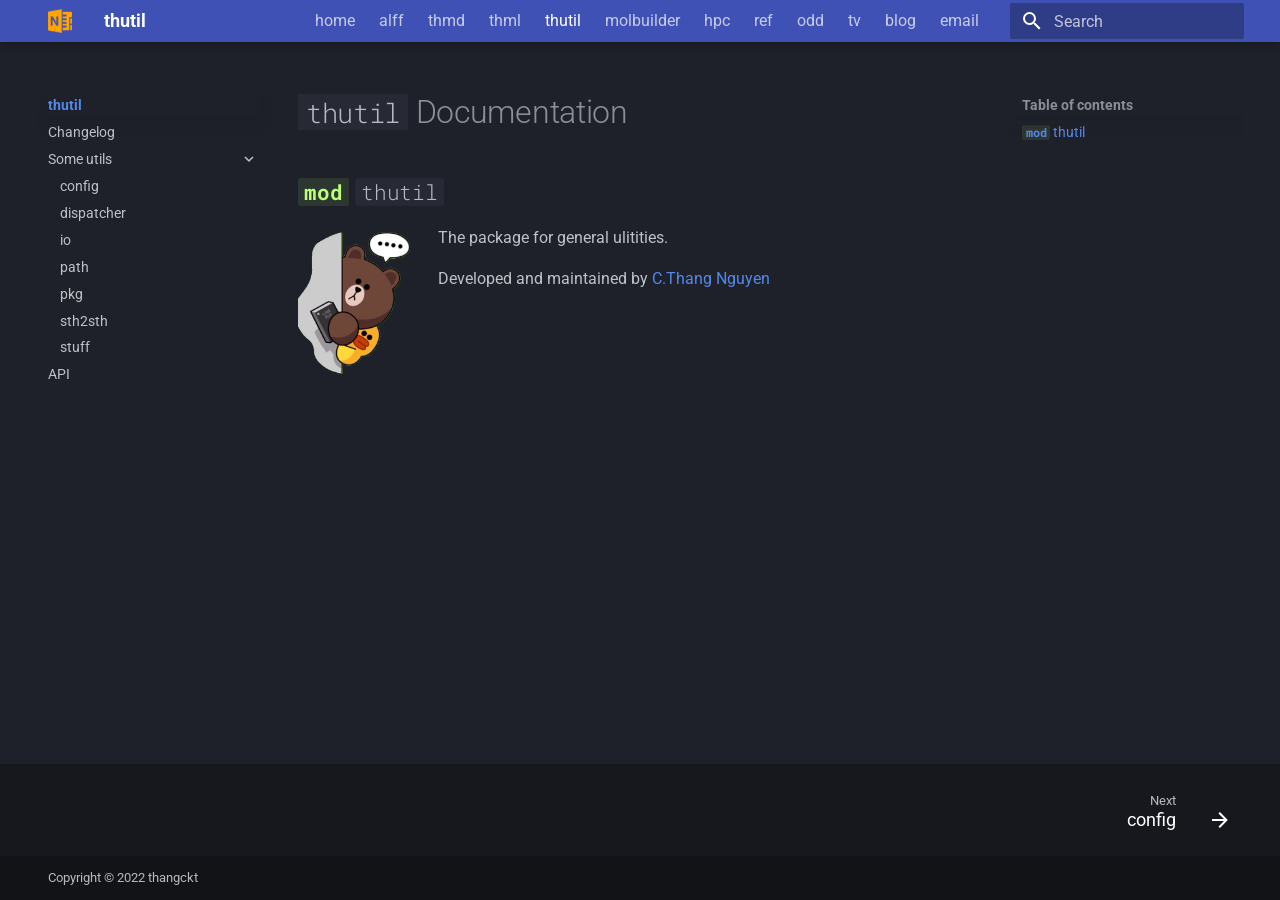
<file: index.html>
<!doctype html>
<html lang="en" class="no-js">
  <head>
    
      <meta charset="utf-8">
      <meta name="viewport" content="width=device-width,initial-scale=1">
      
      
        <meta name="author" content="C.Thang Nguyen">
      
      
      
      
        <link rel="next" href="config/">
      
      
      <link rel="icon" href="1images/one-note-128-o.png">
      <meta name="generator" content="mkdocs-1.6.1, mkdocs-material-9.6.11">
    
    
      
        <title>About - thutil</title>
      
    
    
      <link rel="stylesheet" href="assets/stylesheets/main.92ba64da.min.css">
      
        
        <link rel="stylesheet" href="assets/stylesheets/palette.06af60db.min.css">
      
      


    
    
      
    
    
      
        
        
        <link rel="preconnect" href="https://fonts.gstatic.com" crossorigin>
        <link rel="stylesheet" href="https://fonts.googleapis.com/css?family=Roboto:300,300i,400,400i,700,700i%7CRoboto+Mono:400,400i,700,700i&display=fallback">
        <style>:root{--md-text-font:"Roboto";--md-code-font:"Roboto Mono"}</style>
      
    
    
      <link rel="stylesheet" href="assets/_mkdocstrings.css">
    
      <link rel="stylesheet" href="_extra_theme/extra_css/full_width.css">
    
      <link rel="stylesheet" href="_extra_theme/extra_css/font_size.css">
    
    <script>__md_scope=new URL(".",location),__md_hash=e=>[...e].reduce(((e,_)=>(e<<5)-e+_.charCodeAt(0)),0),__md_get=(e,_=localStorage,t=__md_scope)=>JSON.parse(_.getItem(t.pathname+"."+e)),__md_set=(e,_,t=localStorage,a=__md_scope)=>{try{t.setItem(a.pathname+"."+e,JSON.stringify(_))}catch(e){}}</script>
    
      
  


  
  

<script id="__analytics">function __md_analytics(){function e(){dataLayer.push(arguments)}window.dataLayer=window.dataLayer||[],e("js",new Date),e("config","G-QM7DWGY7ZT"),document.addEventListener("DOMContentLoaded",(function(){document.forms.search&&document.forms.search.query.addEventListener("blur",(function(){this.value&&e("event","search",{search_term:this.value})}));document$.subscribe((function(){var t=document.forms.feedback;if(void 0!==t)for(var a of t.querySelectorAll("[type=submit]"))a.addEventListener("click",(function(a){a.preventDefault();var n=document.location.pathname,d=this.getAttribute("data-md-value");e("event","feedback",{page:n,data:d}),t.firstElementChild.disabled=!0;var r=t.querySelector(".md-feedback__note [data-md-value='"+d+"']");r&&(r.hidden=!1)})),t.hidden=!1})),location$.subscribe((function(t){e("config","G-QM7DWGY7ZT",{page_path:t.pathname})}))}));var t=document.createElement("script");t.async=!0,t.src="https://www.googletagmanager.com/gtag/js?id=G-QM7DWGY7ZT",document.getElementById("__analytics").insertAdjacentElement("afterEnd",t)}</script>
  
    <script>"undefined"!=typeof __md_analytics&&__md_analytics()</script>
  

    
    
    
  </head>
  
  
    
    
    
    
    
    <body dir="ltr" data-md-color-scheme="slate" data-md-color-primary="indigo" data-md-color-accent="indigo">
  
    
    <input class="md-toggle" data-md-toggle="drawer" type="checkbox" id="__drawer" autocomplete="off">
    <input class="md-toggle" data-md-toggle="search" type="checkbox" id="__search" autocomplete="off">
    <label class="md-overlay" for="__drawer"></label>
    <div data-md-component="skip">
      
        
        <a href="#thutil-documentation" class="md-skip">
          Skip to content
        </a>
      
    </div>
    <div data-md-component="announce">
      
    </div>
    
    
      

  

<header class="md-header md-header--shadow md-header--lifted" data-md-component="header">
  <nav class="md-header__inner md-grid" aria-label="Header">
    <a href="." title="thutil" class="md-header__button md-logo" aria-label="thutil" data-md-component="logo">
      
  <img src="1images/one-note-128-o.png" alt="logo">

    </a>
    <label class="md-header__button md-icon" for="__drawer">
      
      <svg xmlns="http://www.w3.org/2000/svg" viewBox="0 0 24 24"><path d="M3 6h18v2H3zm0 5h18v2H3zm0 5h18v2H3z"/></svg>
    </label>
    <div class="md-header__title" data-md-component="header-title">
      <div class="md-header__ellipsis">
        <div class="md-header__topic">
          <span class="md-ellipsis">
            thutil
          </span>
        </div>
        <div class="md-header__topic" data-md-component="header-topic">
          <span class="md-ellipsis">
            
              About
            
          </span>
        </div>
      </div>
    </div>
      
        
<nav class="md-tabs" aria-label="Tabs" data-md-component="tabs">
  <div class="md-grid">
    <ul class="md-tabs__list">
      
        
  
  
  
  
    <li class="md-tabs__item">
      <a href="http://thangckt.github.io" class="md-tabs__link">
        
  
  
    
  
  home

      </a>
    </li>
  

      
        
  
  
  
  
    <li class="md-tabs__item">
      <a href="http://thangckt.github.io/alff_doc" class="md-tabs__link">
        
  
  
    
  
  alff

      </a>
    </li>
  

      
        
  
  
  
  
    <li class="md-tabs__item">
      <a href="http://thangckt.github.io/thmd_doc" class="md-tabs__link">
        
  
  
    
  
  thmd

      </a>
    </li>
  

      
        
  
  
  
  
    <li class="md-tabs__item">
      <a href="http://thangckt.github.io/thml_doc" class="md-tabs__link">
        
  
  
    
  
  thml

      </a>
    </li>
  

      
        
  
  
  
    
  
  
    
    
      <li class="md-tabs__item md-tabs__item--active">
        <a href="." class="md-tabs__link">
          
  
  
    
  
  thutil

        </a>
      </li>
    
  

      
        
  
  
  
  
    <li class="md-tabs__item">
      <a href="http://thangckt.github.io/molbuilder" class="md-tabs__link">
        
  
  
    
  
  molbuilder

      </a>
    </li>
  

      
        
  
  
  
  
    <li class="md-tabs__item">
      <a href="http://thangckt.github.io/cluster" class="md-tabs__link">
        
  
  
    
  
  hpc

      </a>
    </li>
  

      
        
  
  
  
  
    <li class="md-tabs__item">
      <a href="http://thangckt.github.io/ref" class="md-tabs__link">
        
  
  
    
  
  ref

      </a>
    </li>
  

      
        
  
  
  
  
    <li class="md-tabs__item">
      <a href="http://thangckt.github.io/odd" class="md-tabs__link">
        
  
  
    
  
  odd

      </a>
    </li>
  

      
        
  
  
  
  
    <li class="md-tabs__item">
      <a href="http://thangckt.github.io/tv" class="md-tabs__link">
        
  
  
    
  
  tv

      </a>
    </li>
  

      
        
  
  
  
  
    <li class="md-tabs__item">
      <a href="http://thangckt.github.io/blog" class="md-tabs__link">
        
  
  
    
  
  blog

      </a>
    </li>
  

      
        
  
  
  
  
    <li class="md-tabs__item">
      <a href="http://thangckt.github.io/email" class="md-tabs__link">
        
  
  
    
  
  email

      </a>
    </li>
  

      
    </ul>
  </div>
</nav>
      
    
      
    
    
    
    
      
      
        <label class="md-header__button md-icon" for="__search">
          
          <svg xmlns="http://www.w3.org/2000/svg" viewBox="0 0 24 24"><path d="M9.5 3A6.5 6.5 0 0 1 16 9.5c0 1.61-.59 3.09-1.56 4.23l.27.27h.79l5 5-1.5 1.5-5-5v-.79l-.27-.27A6.52 6.52 0 0 1 9.5 16 6.5 6.5 0 0 1 3 9.5 6.5 6.5 0 0 1 9.5 3m0 2C7 5 5 7 5 9.5S7 14 9.5 14 14 12 14 9.5 12 5 9.5 5"/></svg>
        </label>
        <div class="md-search" data-md-component="search" role="dialog">
  <label class="md-search__overlay" for="__search"></label>
  <div class="md-search__inner" role="search">
    <form class="md-search__form" name="search">
      <input type="text" class="md-search__input" name="query" aria-label="Search" placeholder="Search" autocapitalize="off" autocorrect="off" autocomplete="off" spellcheck="false" data-md-component="search-query" required>
      <label class="md-search__icon md-icon" for="__search">
        
        <svg xmlns="http://www.w3.org/2000/svg" viewBox="0 0 24 24"><path d="M9.5 3A6.5 6.5 0 0 1 16 9.5c0 1.61-.59 3.09-1.56 4.23l.27.27h.79l5 5-1.5 1.5-5-5v-.79l-.27-.27A6.52 6.52 0 0 1 9.5 16 6.5 6.5 0 0 1 3 9.5 6.5 6.5 0 0 1 9.5 3m0 2C7 5 5 7 5 9.5S7 14 9.5 14 14 12 14 9.5 12 5 9.5 5"/></svg>
        
        <svg xmlns="http://www.w3.org/2000/svg" viewBox="0 0 24 24"><path d="M20 11v2H8l5.5 5.5-1.42 1.42L4.16 12l7.92-7.92L13.5 5.5 8 11z"/></svg>
      </label>
      <nav class="md-search__options" aria-label="Search">
        
        <button type="reset" class="md-search__icon md-icon" title="Clear" aria-label="Clear" tabindex="-1">
          
          <svg xmlns="http://www.w3.org/2000/svg" viewBox="0 0 24 24"><path d="M19 6.41 17.59 5 12 10.59 6.41 5 5 6.41 10.59 12 5 17.59 6.41 19 12 13.41 17.59 19 19 17.59 13.41 12z"/></svg>
        </button>
      </nav>
      
        <div class="md-search__suggest" data-md-component="search-suggest"></div>
      
    </form>
    <div class="md-search__output">
      <div class="md-search__scrollwrap" tabindex="0" data-md-scrollfix>
        <div class="md-search-result" data-md-component="search-result">
          <div class="md-search-result__meta">
            Initializing search
          </div>
          <ol class="md-search-result__list" role="presentation"></ol>
        </div>
      </div>
    </div>
  </div>
</div>
      
    
    
  </nav>
  
</header>
    
    <div class="md-container" data-md-component="container">
      
      
      
      
      <main class="md-main" data-md-component="main">
        <div class="md-main__inner md-grid">
          
            
              
              <div class="md-sidebar md-sidebar--primary" data-md-component="sidebar" data-md-type="navigation" >
                <div class="md-sidebar__scrollwrap">
                  <div class="md-sidebar__inner">
                    


  


<nav class="md-nav md-nav--primary md-nav--lifted" aria-label="Navigation" data-md-level="0">
  <label class="md-nav__title" for="__drawer">
    <a href="." title="thutil" class="md-nav__button md-logo" aria-label="thutil" data-md-component="logo">
      
  <img src="1images/one-note-128-o.png" alt="logo">

    </a>
    thutil
  </label>
  
  <ul class="md-nav__list" data-md-scrollfix>
    
      
      
  
  
  
  
    <li class="md-nav__item">
      <a href="http://thangckt.github.io" class="md-nav__link">
        
  
  
  <span class="md-ellipsis">
    home
    
  </span>
  

      </a>
    </li>
  

    
      
      
  
  
  
  
    <li class="md-nav__item">
      <a href="http://thangckt.github.io/alff_doc" class="md-nav__link">
        
  
  
  <span class="md-ellipsis">
    alff
    
  </span>
  

      </a>
    </li>
  

    
      
      
  
  
  
  
    <li class="md-nav__item">
      <a href="http://thangckt.github.io/thmd_doc" class="md-nav__link">
        
  
  
  <span class="md-ellipsis">
    thmd
    
  </span>
  

      </a>
    </li>
  

    
      
      
  
  
  
  
    <li class="md-nav__item">
      <a href="http://thangckt.github.io/thml_doc" class="md-nav__link">
        
  
  
  <span class="md-ellipsis">
    thml
    
  </span>
  

      </a>
    </li>
  

    
      
      
  
  
    
  
  
  
    
    
      
        
          
        
      
        
      
        
      
        
      
    
    
    
      
        
        
      
      
    
    
    <li class="md-nav__item md-nav__item--active md-nav__item--section md-nav__item--nested">
      
        
        
        <input class="md-nav__toggle md-toggle " type="checkbox" id="__nav_5" checked>
        
          
          <div class="md-nav__link md-nav__container">
            <a href="." class="md-nav__link md-nav__link--active">
              
  
  
  <span class="md-ellipsis">
    thutil
    
  </span>
  

            </a>
            
              
              <label class="md-nav__link md-nav__link--active" for="__nav_5" id="__nav_5_label" tabindex="">
                <span class="md-nav__icon md-icon"></span>
              </label>
            
          </div>
        
        <nav class="md-nav" data-md-level="1" aria-labelledby="__nav_5_label" aria-expanded="true">
          <label class="md-nav__title" for="__nav_5">
            <span class="md-nav__icon md-icon"></span>
            thutil
          </label>
          <ul class="md-nav__list" data-md-scrollfix>
            
              
            
              
                
  
  
  
  
    <li class="md-nav__item">
      <a href="CHANGELOG.md" class="md-nav__link">
        
  
  
  <span class="md-ellipsis">
    Changelog
    
  </span>
  

      </a>
    </li>
  

              
            
              
                
  
  
  
  
    
    
      
        
      
        
      
        
      
        
      
        
      
        
      
        
      
    
    
    
      
      
    
    
    <li class="md-nav__item md-nav__item--nested">
      
        
        
          
        
        <input class="md-nav__toggle md-toggle md-toggle--indeterminate" type="checkbox" id="__nav_5_3" >
        
          
          <label class="md-nav__link" for="__nav_5_3" id="__nav_5_3_label" tabindex="0">
            
  
  
  <span class="md-ellipsis">
    Some utils
    
  </span>
  

            <span class="md-nav__icon md-icon"></span>
          </label>
        
        <nav class="md-nav" data-md-level="2" aria-labelledby="__nav_5_3_label" aria-expanded="false">
          <label class="md-nav__title" for="__nav_5_3">
            <span class="md-nav__icon md-icon"></span>
            Some utils
          </label>
          <ul class="md-nav__list" data-md-scrollfix>
            
              
                
  
  
  
  
    <li class="md-nav__item">
      <a href="config/" class="md-nav__link">
        
  
  
  <span class="md-ellipsis">
    config
    
  </span>
  

      </a>
    </li>
  

              
            
              
                
  
  
  
  
    <li class="md-nav__item">
      <a href="dispatcher/" class="md-nav__link">
        
  
  
  <span class="md-ellipsis">
    dispatcher
    
  </span>
  

      </a>
    </li>
  

              
            
              
                
  
  
  
  
    <li class="md-nav__item">
      <a href="io/" class="md-nav__link">
        
  
  
  <span class="md-ellipsis">
    io
    
  </span>
  

      </a>
    </li>
  

              
            
              
                
  
  
  
  
    <li class="md-nav__item">
      <a href="path/" class="md-nav__link">
        
  
  
  <span class="md-ellipsis">
    path
    
  </span>
  

      </a>
    </li>
  

              
            
              
                
  
  
  
  
    <li class="md-nav__item">
      <a href="pkg/" class="md-nav__link">
        
  
  
  <span class="md-ellipsis">
    pkg
    
  </span>
  

      </a>
    </li>
  

              
            
              
                
  
  
  
  
    <li class="md-nav__item">
      <a href="sth2sth/" class="md-nav__link">
        
  
  
  <span class="md-ellipsis">
    sth2sth
    
  </span>
  

      </a>
    </li>
  

              
            
              
                
  
  
  
  
    <li class="md-nav__item">
      <a href="stuff/" class="md-nav__link">
        
  
  
  <span class="md-ellipsis">
    stuff
    
  </span>
  

      </a>
    </li>
  

              
            
          </ul>
        </nav>
      
    </li>
  

              
            
              
                
  
  
  
  
    <li class="md-nav__item">
      <a href="api/" class="md-nav__link">
        
  
  
  <span class="md-ellipsis">
    API
    
  </span>
  

      </a>
    </li>
  

              
            
          </ul>
        </nav>
      
    </li>
  

    
      
      
  
  
  
  
    <li class="md-nav__item">
      <a href="http://thangckt.github.io/molbuilder" class="md-nav__link">
        
  
  
  <span class="md-ellipsis">
    molbuilder
    
  </span>
  

      </a>
    </li>
  

    
      
      
  
  
  
  
    <li class="md-nav__item">
      <a href="http://thangckt.github.io/cluster" class="md-nav__link">
        
  
  
  <span class="md-ellipsis">
    hpc
    
  </span>
  

      </a>
    </li>
  

    
      
      
  
  
  
  
    <li class="md-nav__item">
      <a href="http://thangckt.github.io/ref" class="md-nav__link">
        
  
  
  <span class="md-ellipsis">
    ref
    
  </span>
  

      </a>
    </li>
  

    
      
      
  
  
  
  
    <li class="md-nav__item">
      <a href="http://thangckt.github.io/odd" class="md-nav__link">
        
  
  
  <span class="md-ellipsis">
    odd
    
  </span>
  

      </a>
    </li>
  

    
      
      
  
  
  
  
    <li class="md-nav__item">
      <a href="http://thangckt.github.io/tv" class="md-nav__link">
        
  
  
  <span class="md-ellipsis">
    tv
    
  </span>
  

      </a>
    </li>
  

    
      
      
  
  
  
  
    <li class="md-nav__item">
      <a href="http://thangckt.github.io/blog" class="md-nav__link">
        
  
  
  <span class="md-ellipsis">
    blog
    
  </span>
  

      </a>
    </li>
  

    
      
      
  
  
  
  
    <li class="md-nav__item">
      <a href="http://thangckt.github.io/email" class="md-nav__link">
        
  
  
  <span class="md-ellipsis">
    email
    
  </span>
  

      </a>
    </li>
  

    
  </ul>
</nav>
                  </div>
                </div>
              </div>
            
            
              
              <div class="md-sidebar md-sidebar--secondary" data-md-component="sidebar" data-md-type="toc" >
                <div class="md-sidebar__scrollwrap">
                  <div class="md-sidebar__inner">
                    

<nav class="md-nav md-nav--secondary" aria-label="Table of contents">
  
  
  
    
  
  
    <label class="md-nav__title" for="__toc">
      <span class="md-nav__icon md-icon"></span>
      Table of contents
    </label>
    <ul class="md-nav__list" data-md-component="toc" data-md-scrollfix>
      
        <li class="md-nav__item">
  <a href="#thutil" class="md-nav__link">
    <span class="md-ellipsis">
      <code class="doc-symbol doc-symbol-toc doc-symbol-module"></code>&nbsp;thutil
    </span>
  </a>
  
</li>
      
    </ul>
  
</nav>
                  </div>
                </div>
              </div>
            
          
          
            <div class="md-content" data-md-component="content">
              <article class="md-content__inner md-typeset">
                
                  



<h1 id="thutil-documentation"><code>thutil</code> Documentation<a class="headerlink" href="#thutil-documentation" title="Permanent link">&para;</a></h1>


<div class="doc doc-object doc-module">



<h2 id="thutil" class="doc doc-heading">
<code class="doc-symbol doc-symbol-heading doc-symbol-module"></code>            <code>thutil</code>


<a href="#thutil" class="headerlink" title="Permanent link">&para;</a></h2>

    <div class="doc doc-contents first">

        <p><img src="./1images/bear_line.png" style="float: left; margin-right: 20px" width="120" /></p>
<p>The package for general ulitities.</p>
<p>Developed and maintained by <a href="https://thangckt.github.io">C.Thang Nguyen</a></p>













  <div class="doc doc-children">











  </div>

    </div>

</div>









  




                
              </article>
            </div>
          
          
<script>var target=document.getElementById(location.hash.slice(1));target&&target.name&&(target.checked=target.name.startsWith("__tabbed_"))</script>
        </div>
        
          <button type="button" class="md-top md-icon" data-md-component="top" hidden>
  
  <svg xmlns="http://www.w3.org/2000/svg" viewBox="0 0 24 24"><path d="M13 20h-2V8l-5.5 5.5-1.42-1.42L12 4.16l7.92 7.92-1.42 1.42L13 8z"/></svg>
  Back to top
</button>
        
      </main>
      
        <footer class="md-footer">
  
    
      
      <nav class="md-footer__inner md-grid" aria-label="Footer" >
        
        
          
          <a href="config/" class="md-footer__link md-footer__link--next" aria-label="Next: config">
            <div class="md-footer__title">
              <span class="md-footer__direction">
                Next
              </span>
              <div class="md-ellipsis">
                config
              </div>
            </div>
            <div class="md-footer__button md-icon">
              
              <svg xmlns="http://www.w3.org/2000/svg" viewBox="0 0 24 24"><path d="M4 11v2h12l-5.5 5.5 1.42 1.42L19.84 12l-7.92-7.92L10.5 5.5 16 11z"/></svg>
            </div>
          </a>
        
      </nav>
    
  
  <div class="md-footer-meta md-typeset">
    <div class="md-footer-meta__inner md-grid">
      <div class="md-copyright">
  
    <div class="md-copyright__highlight">
      Copyright &copy; 2022 <a href="https://thangckt.github.io">thangckt</a>
    </div>
  
  
</div>
      
    </div>
  </div>
</footer>
      
    </div>
    <div class="md-dialog" data-md-component="dialog">
      <div class="md-dialog__inner md-typeset"></div>
    </div>
    
    
    
      
      <script id="__config" type="application/json">{"base": ".", "features": ["content.code.annotate", "navigation.expand", "navigation.indexes", "navigation.tracking", "navigation.top", "search.suggest", "toc.follow", "navigation.tabs", "navigation.tabs.sticky", "navigation.tabs.header", "navigation.footer"], "search": "assets/javascripts/workers/search.f8cc74c7.min.js", "tags": null, "translations": {"clipboard.copied": "Copied to clipboard", "clipboard.copy": "Copy to clipboard", "search.result.more.one": "1 more on this page", "search.result.more.other": "# more on this page", "search.result.none": "No matching documents", "search.result.one": "1 matching document", "search.result.other": "# matching documents", "search.result.placeholder": "Type to start searching", "search.result.term.missing": "Missing", "select.version": "Select version"}, "version": null}</script>
    
    
      <script src="assets/javascripts/bundle.bd1079be.min.js"></script>
      
        <script src="1thang_js/gas_ip_logger.js"></script>
      
    
  </body>
</html>
</file>
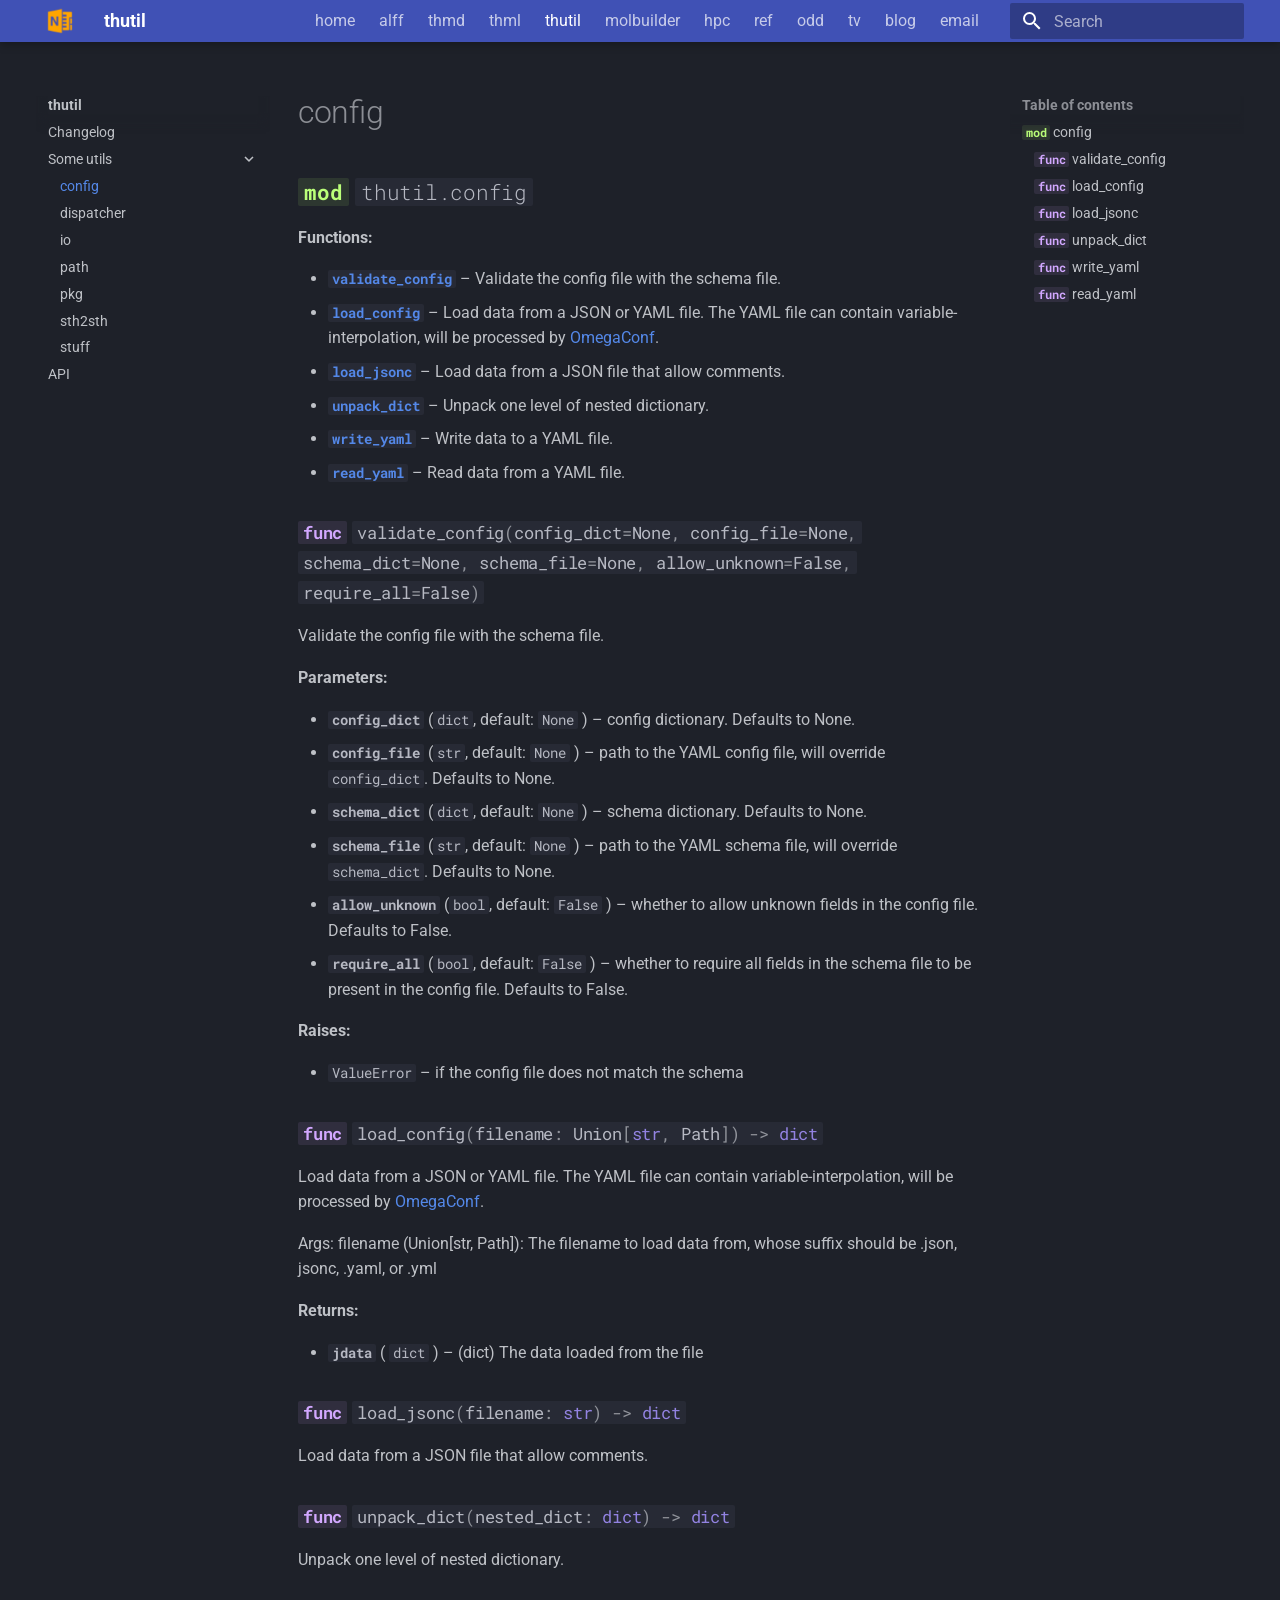
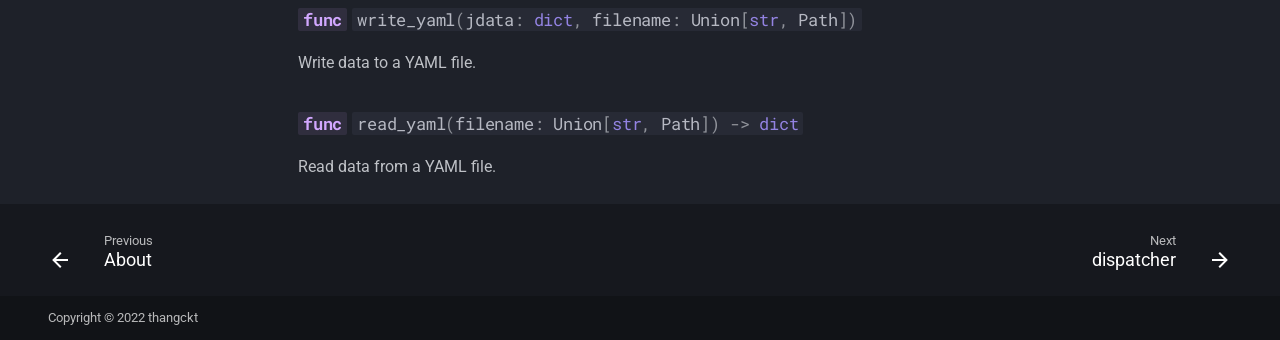
<file: config/index.html>
<!doctype html>
<html lang="en" class="no-js">
  <head>
    
      <meta charset="utf-8">
      <meta name="viewport" content="width=device-width,initial-scale=1">
      
      
        <meta name="author" content="C.Thang Nguyen">
      
      
      
        <link rel="prev" href="..">
      
      
        <link rel="next" href="../dispatcher/">
      
      
      <link rel="icon" href="../1images/one-note-128-o.png">
      <meta name="generator" content="mkdocs-1.6.1, mkdocs-material-9.6.11">
    
    
      
        <title>config - thutil</title>
      
    
    
      <link rel="stylesheet" href="../assets/stylesheets/main.92ba64da.min.css">
      
        
        <link rel="stylesheet" href="../assets/stylesheets/palette.06af60db.min.css">
      
      


    
    
      
    
    
      
        
        
        <link rel="preconnect" href="https://fonts.gstatic.com" crossorigin>
        <link rel="stylesheet" href="https://fonts.googleapis.com/css?family=Roboto:300,300i,400,400i,700,700i%7CRoboto+Mono:400,400i,700,700i&display=fallback">
        <style>:root{--md-text-font:"Roboto";--md-code-font:"Roboto Mono"}</style>
      
    
    
      <link rel="stylesheet" href="../assets/_mkdocstrings.css">
    
      <link rel="stylesheet" href="../_extra_theme/extra_css/full_width.css">
    
      <link rel="stylesheet" href="../_extra_theme/extra_css/font_size.css">
    
    <script>__md_scope=new URL("..",location),__md_hash=e=>[...e].reduce(((e,_)=>(e<<5)-e+_.charCodeAt(0)),0),__md_get=(e,_=localStorage,t=__md_scope)=>JSON.parse(_.getItem(t.pathname+"."+e)),__md_set=(e,_,t=localStorage,a=__md_scope)=>{try{t.setItem(a.pathname+"."+e,JSON.stringify(_))}catch(e){}}</script>
    
      
  


  
  

<script id="__analytics">function __md_analytics(){function e(){dataLayer.push(arguments)}window.dataLayer=window.dataLayer||[],e("js",new Date),e("config","G-QM7DWGY7ZT"),document.addEventListener("DOMContentLoaded",(function(){document.forms.search&&document.forms.search.query.addEventListener("blur",(function(){this.value&&e("event","search",{search_term:this.value})}));document$.subscribe((function(){var t=document.forms.feedback;if(void 0!==t)for(var a of t.querySelectorAll("[type=submit]"))a.addEventListener("click",(function(a){a.preventDefault();var n=document.location.pathname,d=this.getAttribute("data-md-value");e("event","feedback",{page:n,data:d}),t.firstElementChild.disabled=!0;var r=t.querySelector(".md-feedback__note [data-md-value='"+d+"']");r&&(r.hidden=!1)})),t.hidden=!1})),location$.subscribe((function(t){e("config","G-QM7DWGY7ZT",{page_path:t.pathname})}))}));var t=document.createElement("script");t.async=!0,t.src="https://www.googletagmanager.com/gtag/js?id=G-QM7DWGY7ZT",document.getElementById("__analytics").insertAdjacentElement("afterEnd",t)}</script>
  
    <script>"undefined"!=typeof __md_analytics&&__md_analytics()</script>
  

    
    
    
  </head>
  
  
    
    
    
    
    
    <body dir="ltr" data-md-color-scheme="slate" data-md-color-primary="indigo" data-md-color-accent="indigo">
  
    
    <input class="md-toggle" data-md-toggle="drawer" type="checkbox" id="__drawer" autocomplete="off">
    <input class="md-toggle" data-md-toggle="search" type="checkbox" id="__search" autocomplete="off">
    <label class="md-overlay" for="__drawer"></label>
    <div data-md-component="skip">
      
        
        <a href="#thutil.config" class="md-skip">
          Skip to content
        </a>
      
    </div>
    <div data-md-component="announce">
      
    </div>
    
    
      

  

<header class="md-header md-header--shadow md-header--lifted" data-md-component="header">
  <nav class="md-header__inner md-grid" aria-label="Header">
    <a href=".." title="thutil" class="md-header__button md-logo" aria-label="thutil" data-md-component="logo">
      
  <img src="../1images/one-note-128-o.png" alt="logo">

    </a>
    <label class="md-header__button md-icon" for="__drawer">
      
      <svg xmlns="http://www.w3.org/2000/svg" viewBox="0 0 24 24"><path d="M3 6h18v2H3zm0 5h18v2H3zm0 5h18v2H3z"/></svg>
    </label>
    <div class="md-header__title" data-md-component="header-title">
      <div class="md-header__ellipsis">
        <div class="md-header__topic">
          <span class="md-ellipsis">
            thutil
          </span>
        </div>
        <div class="md-header__topic" data-md-component="header-topic">
          <span class="md-ellipsis">
            
              config
            
          </span>
        </div>
      </div>
    </div>
      
        
<nav class="md-tabs" aria-label="Tabs" data-md-component="tabs">
  <div class="md-grid">
    <ul class="md-tabs__list">
      
        
  
  
  
  
    <li class="md-tabs__item">
      <a href="http://thangckt.github.io" class="md-tabs__link">
        
  
  
    
  
  home

      </a>
    </li>
  

      
        
  
  
  
  
    <li class="md-tabs__item">
      <a href="http://thangckt.github.io/alff_doc" class="md-tabs__link">
        
  
  
    
  
  alff

      </a>
    </li>
  

      
        
  
  
  
  
    <li class="md-tabs__item">
      <a href="http://thangckt.github.io/thmd_doc" class="md-tabs__link">
        
  
  
    
  
  thmd

      </a>
    </li>
  

      
        
  
  
  
  
    <li class="md-tabs__item">
      <a href="http://thangckt.github.io/thml_doc" class="md-tabs__link">
        
  
  
    
  
  thml

      </a>
    </li>
  

      
        
  
  
  
    
  
  
    
    
      <li class="md-tabs__item md-tabs__item--active">
        <a href=".." class="md-tabs__link">
          
  
  
    
  
  thutil

        </a>
      </li>
    
  

      
        
  
  
  
  
    <li class="md-tabs__item">
      <a href="http://thangckt.github.io/molbuilder" class="md-tabs__link">
        
  
  
    
  
  molbuilder

      </a>
    </li>
  

      
        
  
  
  
  
    <li class="md-tabs__item">
      <a href="http://thangckt.github.io/cluster" class="md-tabs__link">
        
  
  
    
  
  hpc

      </a>
    </li>
  

      
        
  
  
  
  
    <li class="md-tabs__item">
      <a href="http://thangckt.github.io/ref" class="md-tabs__link">
        
  
  
    
  
  ref

      </a>
    </li>
  

      
        
  
  
  
  
    <li class="md-tabs__item">
      <a href="http://thangckt.github.io/odd" class="md-tabs__link">
        
  
  
    
  
  odd

      </a>
    </li>
  

      
        
  
  
  
  
    <li class="md-tabs__item">
      <a href="http://thangckt.github.io/tv" class="md-tabs__link">
        
  
  
    
  
  tv

      </a>
    </li>
  

      
        
  
  
  
  
    <li class="md-tabs__item">
      <a href="http://thangckt.github.io/blog" class="md-tabs__link">
        
  
  
    
  
  blog

      </a>
    </li>
  

      
        
  
  
  
  
    <li class="md-tabs__item">
      <a href="http://thangckt.github.io/email" class="md-tabs__link">
        
  
  
    
  
  email

      </a>
    </li>
  

      
    </ul>
  </div>
</nav>
      
    
      
    
    
    
    
      
      
        <label class="md-header__button md-icon" for="__search">
          
          <svg xmlns="http://www.w3.org/2000/svg" viewBox="0 0 24 24"><path d="M9.5 3A6.5 6.5 0 0 1 16 9.5c0 1.61-.59 3.09-1.56 4.23l.27.27h.79l5 5-1.5 1.5-5-5v-.79l-.27-.27A6.52 6.52 0 0 1 9.5 16 6.5 6.5 0 0 1 3 9.5 6.5 6.5 0 0 1 9.5 3m0 2C7 5 5 7 5 9.5S7 14 9.5 14 14 12 14 9.5 12 5 9.5 5"/></svg>
        </label>
        <div class="md-search" data-md-component="search" role="dialog">
  <label class="md-search__overlay" for="__search"></label>
  <div class="md-search__inner" role="search">
    <form class="md-search__form" name="search">
      <input type="text" class="md-search__input" name="query" aria-label="Search" placeholder="Search" autocapitalize="off" autocorrect="off" autocomplete="off" spellcheck="false" data-md-component="search-query" required>
      <label class="md-search__icon md-icon" for="__search">
        
        <svg xmlns="http://www.w3.org/2000/svg" viewBox="0 0 24 24"><path d="M9.5 3A6.5 6.5 0 0 1 16 9.5c0 1.61-.59 3.09-1.56 4.23l.27.27h.79l5 5-1.5 1.5-5-5v-.79l-.27-.27A6.52 6.52 0 0 1 9.5 16 6.5 6.5 0 0 1 3 9.5 6.5 6.5 0 0 1 9.5 3m0 2C7 5 5 7 5 9.5S7 14 9.5 14 14 12 14 9.5 12 5 9.5 5"/></svg>
        
        <svg xmlns="http://www.w3.org/2000/svg" viewBox="0 0 24 24"><path d="M20 11v2H8l5.5 5.5-1.42 1.42L4.16 12l7.92-7.92L13.5 5.5 8 11z"/></svg>
      </label>
      <nav class="md-search__options" aria-label="Search">
        
        <button type="reset" class="md-search__icon md-icon" title="Clear" aria-label="Clear" tabindex="-1">
          
          <svg xmlns="http://www.w3.org/2000/svg" viewBox="0 0 24 24"><path d="M19 6.41 17.59 5 12 10.59 6.41 5 5 6.41 10.59 12 5 17.59 6.41 19 12 13.41 17.59 19 19 17.59 13.41 12z"/></svg>
        </button>
      </nav>
      
        <div class="md-search__suggest" data-md-component="search-suggest"></div>
      
    </form>
    <div class="md-search__output">
      <div class="md-search__scrollwrap" tabindex="0" data-md-scrollfix>
        <div class="md-search-result" data-md-component="search-result">
          <div class="md-search-result__meta">
            Initializing search
          </div>
          <ol class="md-search-result__list" role="presentation"></ol>
        </div>
      </div>
    </div>
  </div>
</div>
      
    
    
  </nav>
  
</header>
    
    <div class="md-container" data-md-component="container">
      
      
      
      
      <main class="md-main" data-md-component="main">
        <div class="md-main__inner md-grid">
          
            
              
              <div class="md-sidebar md-sidebar--primary" data-md-component="sidebar" data-md-type="navigation" >
                <div class="md-sidebar__scrollwrap">
                  <div class="md-sidebar__inner">
                    


  


<nav class="md-nav md-nav--primary md-nav--lifted" aria-label="Navigation" data-md-level="0">
  <label class="md-nav__title" for="__drawer">
    <a href=".." title="thutil" class="md-nav__button md-logo" aria-label="thutil" data-md-component="logo">
      
  <img src="../1images/one-note-128-o.png" alt="logo">

    </a>
    thutil
  </label>
  
  <ul class="md-nav__list" data-md-scrollfix>
    
      
      
  
  
  
  
    <li class="md-nav__item">
      <a href="http://thangckt.github.io" class="md-nav__link">
        
  
  
  <span class="md-ellipsis">
    home
    
  </span>
  

      </a>
    </li>
  

    
      
      
  
  
  
  
    <li class="md-nav__item">
      <a href="http://thangckt.github.io/alff_doc" class="md-nav__link">
        
  
  
  <span class="md-ellipsis">
    alff
    
  </span>
  

      </a>
    </li>
  

    
      
      
  
  
  
  
    <li class="md-nav__item">
      <a href="http://thangckt.github.io/thmd_doc" class="md-nav__link">
        
  
  
  <span class="md-ellipsis">
    thmd
    
  </span>
  

      </a>
    </li>
  

    
      
      
  
  
  
  
    <li class="md-nav__item">
      <a href="http://thangckt.github.io/thml_doc" class="md-nav__link">
        
  
  
  <span class="md-ellipsis">
    thml
    
  </span>
  

      </a>
    </li>
  

    
      
      
  
  
    
  
  
  
    
    
      
        
          
        
      
        
      
        
      
        
      
    
    
    
      
        
        
      
      
    
    
    <li class="md-nav__item md-nav__item--active md-nav__item--section md-nav__item--nested">
      
        
        
        <input class="md-nav__toggle md-toggle " type="checkbox" id="__nav_5" checked>
        
          
          <div class="md-nav__link md-nav__container">
            <a href=".." class="md-nav__link ">
              
  
  
  <span class="md-ellipsis">
    thutil
    
  </span>
  

            </a>
            
              
              <label class="md-nav__link " for="__nav_5" id="__nav_5_label" tabindex="">
                <span class="md-nav__icon md-icon"></span>
              </label>
            
          </div>
        
        <nav class="md-nav" data-md-level="1" aria-labelledby="__nav_5_label" aria-expanded="true">
          <label class="md-nav__title" for="__nav_5">
            <span class="md-nav__icon md-icon"></span>
            thutil
          </label>
          <ul class="md-nav__list" data-md-scrollfix>
            
              
            
              
                
  
  
  
  
    <li class="md-nav__item">
      <a href="../CHANGELOG.md" class="md-nav__link">
        
  
  
  <span class="md-ellipsis">
    Changelog
    
  </span>
  

      </a>
    </li>
  

              
            
              
                
  
  
    
  
  
  
    
    
      
        
      
        
      
        
      
        
      
        
      
        
      
        
      
    
    
    
      
      
    
    
    <li class="md-nav__item md-nav__item--active md-nav__item--nested">
      
        
        
        <input class="md-nav__toggle md-toggle " type="checkbox" id="__nav_5_3" checked>
        
          
          <label class="md-nav__link" for="__nav_5_3" id="__nav_5_3_label" tabindex="0">
            
  
  
  <span class="md-ellipsis">
    Some utils
    
  </span>
  

            <span class="md-nav__icon md-icon"></span>
          </label>
        
        <nav class="md-nav" data-md-level="2" aria-labelledby="__nav_5_3_label" aria-expanded="true">
          <label class="md-nav__title" for="__nav_5_3">
            <span class="md-nav__icon md-icon"></span>
            Some utils
          </label>
          <ul class="md-nav__list" data-md-scrollfix>
            
              
                
  
  
    
  
  
  
    <li class="md-nav__item md-nav__item--active">
      
      <input class="md-nav__toggle md-toggle" type="checkbox" id="__toc">
      
      
      
        <label class="md-nav__link md-nav__link--active" for="__toc">
          
  
  
  <span class="md-ellipsis">
    config
    
  </span>
  

          <span class="md-nav__icon md-icon"></span>
        </label>
      
      <a href="./" class="md-nav__link md-nav__link--active">
        
  
  
  <span class="md-ellipsis">
    config
    
  </span>
  

      </a>
      
        

<nav class="md-nav md-nav--secondary" aria-label="Table of contents">
  
  
  
  
    <label class="md-nav__title" for="__toc">
      <span class="md-nav__icon md-icon"></span>
      Table of contents
    </label>
    <ul class="md-nav__list" data-md-component="toc" data-md-scrollfix>
      
        <li class="md-nav__item">
  <a href="#thutil.config" class="md-nav__link">
    <span class="md-ellipsis">
      <code class="doc-symbol doc-symbol-toc doc-symbol-module"></code>&nbsp;config
    </span>
  </a>
  
    <nav class="md-nav" aria-label=" config">
      <ul class="md-nav__list">
        
          <li class="md-nav__item">
  <a href="#thutil.config.validate_config" class="md-nav__link">
    <span class="md-ellipsis">
      <code class="doc-symbol doc-symbol-toc doc-symbol-function"></code>&nbsp;validate_config
    </span>
  </a>
  
</li>
        
          <li class="md-nav__item">
  <a href="#thutil.config.load_config" class="md-nav__link">
    <span class="md-ellipsis">
      <code class="doc-symbol doc-symbol-toc doc-symbol-function"></code>&nbsp;load_config
    </span>
  </a>
  
</li>
        
          <li class="md-nav__item">
  <a href="#thutil.config.load_jsonc" class="md-nav__link">
    <span class="md-ellipsis">
      <code class="doc-symbol doc-symbol-toc doc-symbol-function"></code>&nbsp;load_jsonc
    </span>
  </a>
  
</li>
        
          <li class="md-nav__item">
  <a href="#thutil.config.unpack_dict" class="md-nav__link">
    <span class="md-ellipsis">
      <code class="doc-symbol doc-symbol-toc doc-symbol-function"></code>&nbsp;unpack_dict
    </span>
  </a>
  
</li>
        
          <li class="md-nav__item">
  <a href="#thutil.config.write_yaml" class="md-nav__link">
    <span class="md-ellipsis">
      <code class="doc-symbol doc-symbol-toc doc-symbol-function"></code>&nbsp;write_yaml
    </span>
  </a>
  
</li>
        
          <li class="md-nav__item">
  <a href="#thutil.config.read_yaml" class="md-nav__link">
    <span class="md-ellipsis">
      <code class="doc-symbol doc-symbol-toc doc-symbol-function"></code>&nbsp;read_yaml
    </span>
  </a>
  
</li>
        
      </ul>
    </nav>
  
</li>
      
    </ul>
  
</nav>
      
    </li>
  

              
            
              
                
  
  
  
  
    <li class="md-nav__item">
      <a href="../dispatcher/" class="md-nav__link">
        
  
  
  <span class="md-ellipsis">
    dispatcher
    
  </span>
  

      </a>
    </li>
  

              
            
              
                
  
  
  
  
    <li class="md-nav__item">
      <a href="../io/" class="md-nav__link">
        
  
  
  <span class="md-ellipsis">
    io
    
  </span>
  

      </a>
    </li>
  

              
            
              
                
  
  
  
  
    <li class="md-nav__item">
      <a href="../path/" class="md-nav__link">
        
  
  
  <span class="md-ellipsis">
    path
    
  </span>
  

      </a>
    </li>
  

              
            
              
                
  
  
  
  
    <li class="md-nav__item">
      <a href="../pkg/" class="md-nav__link">
        
  
  
  <span class="md-ellipsis">
    pkg
    
  </span>
  

      </a>
    </li>
  

              
            
              
                
  
  
  
  
    <li class="md-nav__item">
      <a href="../sth2sth/" class="md-nav__link">
        
  
  
  <span class="md-ellipsis">
    sth2sth
    
  </span>
  

      </a>
    </li>
  

              
            
              
                
  
  
  
  
    <li class="md-nav__item">
      <a href="../stuff/" class="md-nav__link">
        
  
  
  <span class="md-ellipsis">
    stuff
    
  </span>
  

      </a>
    </li>
  

              
            
          </ul>
        </nav>
      
    </li>
  

              
            
              
                
  
  
  
  
    <li class="md-nav__item">
      <a href="../api/" class="md-nav__link">
        
  
  
  <span class="md-ellipsis">
    API
    
  </span>
  

      </a>
    </li>
  

              
            
          </ul>
        </nav>
      
    </li>
  

    
      
      
  
  
  
  
    <li class="md-nav__item">
      <a href="http://thangckt.github.io/molbuilder" class="md-nav__link">
        
  
  
  <span class="md-ellipsis">
    molbuilder
    
  </span>
  

      </a>
    </li>
  

    
      
      
  
  
  
  
    <li class="md-nav__item">
      <a href="http://thangckt.github.io/cluster" class="md-nav__link">
        
  
  
  <span class="md-ellipsis">
    hpc
    
  </span>
  

      </a>
    </li>
  

    
      
      
  
  
  
  
    <li class="md-nav__item">
      <a href="http://thangckt.github.io/ref" class="md-nav__link">
        
  
  
  <span class="md-ellipsis">
    ref
    
  </span>
  

      </a>
    </li>
  

    
      
      
  
  
  
  
    <li class="md-nav__item">
      <a href="http://thangckt.github.io/odd" class="md-nav__link">
        
  
  
  <span class="md-ellipsis">
    odd
    
  </span>
  

      </a>
    </li>
  

    
      
      
  
  
  
  
    <li class="md-nav__item">
      <a href="http://thangckt.github.io/tv" class="md-nav__link">
        
  
  
  <span class="md-ellipsis">
    tv
    
  </span>
  

      </a>
    </li>
  

    
      
      
  
  
  
  
    <li class="md-nav__item">
      <a href="http://thangckt.github.io/blog" class="md-nav__link">
        
  
  
  <span class="md-ellipsis">
    blog
    
  </span>
  

      </a>
    </li>
  

    
      
      
  
  
  
  
    <li class="md-nav__item">
      <a href="http://thangckt.github.io/email" class="md-nav__link">
        
  
  
  <span class="md-ellipsis">
    email
    
  </span>
  

      </a>
    </li>
  

    
  </ul>
</nav>
                  </div>
                </div>
              </div>
            
            
              
              <div class="md-sidebar md-sidebar--secondary" data-md-component="sidebar" data-md-type="toc" >
                <div class="md-sidebar__scrollwrap">
                  <div class="md-sidebar__inner">
                    

<nav class="md-nav md-nav--secondary" aria-label="Table of contents">
  
  
  
  
    <label class="md-nav__title" for="__toc">
      <span class="md-nav__icon md-icon"></span>
      Table of contents
    </label>
    <ul class="md-nav__list" data-md-component="toc" data-md-scrollfix>
      
        <li class="md-nav__item">
  <a href="#thutil.config" class="md-nav__link">
    <span class="md-ellipsis">
      <code class="doc-symbol doc-symbol-toc doc-symbol-module"></code>&nbsp;config
    </span>
  </a>
  
    <nav class="md-nav" aria-label=" config">
      <ul class="md-nav__list">
        
          <li class="md-nav__item">
  <a href="#thutil.config.validate_config" class="md-nav__link">
    <span class="md-ellipsis">
      <code class="doc-symbol doc-symbol-toc doc-symbol-function"></code>&nbsp;validate_config
    </span>
  </a>
  
</li>
        
          <li class="md-nav__item">
  <a href="#thutil.config.load_config" class="md-nav__link">
    <span class="md-ellipsis">
      <code class="doc-symbol doc-symbol-toc doc-symbol-function"></code>&nbsp;load_config
    </span>
  </a>
  
</li>
        
          <li class="md-nav__item">
  <a href="#thutil.config.load_jsonc" class="md-nav__link">
    <span class="md-ellipsis">
      <code class="doc-symbol doc-symbol-toc doc-symbol-function"></code>&nbsp;load_jsonc
    </span>
  </a>
  
</li>
        
          <li class="md-nav__item">
  <a href="#thutil.config.unpack_dict" class="md-nav__link">
    <span class="md-ellipsis">
      <code class="doc-symbol doc-symbol-toc doc-symbol-function"></code>&nbsp;unpack_dict
    </span>
  </a>
  
</li>
        
          <li class="md-nav__item">
  <a href="#thutil.config.write_yaml" class="md-nav__link">
    <span class="md-ellipsis">
      <code class="doc-symbol doc-symbol-toc doc-symbol-function"></code>&nbsp;write_yaml
    </span>
  </a>
  
</li>
        
          <li class="md-nav__item">
  <a href="#thutil.config.read_yaml" class="md-nav__link">
    <span class="md-ellipsis">
      <code class="doc-symbol doc-symbol-toc doc-symbol-function"></code>&nbsp;read_yaml
    </span>
  </a>
  
</li>
        
      </ul>
    </nav>
  
</li>
      
    </ul>
  
</nav>
                  </div>
                </div>
              </div>
            
          
          
            <div class="md-content" data-md-component="content">
              <article class="md-content__inner md-typeset">
                
                  



  <h1>config</h1>

<div class="doc doc-object doc-module">



<h2 id="thutil.config" class="doc doc-heading">
<code class="doc-symbol doc-symbol-heading doc-symbol-module"></code>            <code>thutil.config</code>


<a href="#thutil.config" class="headerlink" title="Permanent link">&para;</a></h2>

    <div class="doc doc-contents first">










<p><span class="doc-section-title">Functions:</span></p>
    <ul>
          <li class="doc-section-item field-body">
            <b><code><a class="autorefs autorefs-internal" title="            validate_config(config_dict=None, config_file=None, schema_dict=None, schema_file=None, allow_unknown=False, require_all=False) (thutil.config.validate_config)" href="../api/#thutil.config.validate_config">validate_config</a></code></b>
            –
            <div class="doc-md-description">
              <p>Validate the config file with the schema file.</p>
            </div>
          </li>
          <li class="doc-section-item field-body">
            <b><code><a class="autorefs autorefs-internal" title="            load_config(filename: Union[str, Path]) -> dict (thutil.config.load_config)" href="../api/#thutil.config.load_config">load_config</a></code></b>
            –
            <div class="doc-md-description">
              <p>Load data from a JSON or YAML file. The YAML file can contain variable-interpolation, will be processed by <a href="https://omegaconf.readthedocs.io/en/2.2_branch/usage.html#variable-interpolation">OmegaConf</a>.</p>
            </div>
          </li>
          <li class="doc-section-item field-body">
            <b><code><a class="autorefs autorefs-internal" title="            load_jsonc(filename: str) -> dict (thutil.config.load_jsonc)" href="../api/#thutil.config.load_jsonc">load_jsonc</a></code></b>
            –
            <div class="doc-md-description">
              <p>Load data from a JSON file that allow comments.</p>
            </div>
          </li>
          <li class="doc-section-item field-body">
            <b><code><a class="autorefs autorefs-internal" title="            unpack_dict(nested_dict: dict) -> dict (thutil.config.unpack_dict)" href="../api/#thutil.config.unpack_dict">unpack_dict</a></code></b>
            –
            <div class="doc-md-description">
              <p>Unpack one level of nested dictionary.</p>
            </div>
          </li>
          <li class="doc-section-item field-body">
            <b><code><a class="autorefs autorefs-internal" title="            write_yaml(jdata: dict, filename: Union[str, Path]) (thutil.config.write_yaml)" href="../api/#thutil.config.write_yaml">write_yaml</a></code></b>
            –
            <div class="doc-md-description">
              <p>Write data to a YAML file.</p>
            </div>
          </li>
          <li class="doc-section-item field-body">
            <b><code><a class="autorefs autorefs-internal" title="            read_yaml(filename: Union[str, Path]) -> dict (thutil.config.read_yaml)" href="../api/#thutil.config.read_yaml">read_yaml</a></code></b>
            –
            <div class="doc-md-description">
              <p>Read data from a YAML file.</p>
            </div>
          </li>
    </ul>





  <div class="doc doc-children">









<div class="doc doc-object doc-function">


<h3 id="thutil.config.validate_config" class="doc doc-heading">
<code class="doc-symbol doc-symbol-heading doc-symbol-function"></code>            <code class="highlight language-python"><span class="n">validate_config</span><span class="p">(</span><span class="n">config_dict</span><span class="o">=</span><span class="kc">None</span><span class="p">,</span> <span class="n">config_file</span><span class="o">=</span><span class="kc">None</span><span class="p">,</span> <span class="n">schema_dict</span><span class="o">=</span><span class="kc">None</span><span class="p">,</span> <span class="n">schema_file</span><span class="o">=</span><span class="kc">None</span><span class="p">,</span> <span class="n">allow_unknown</span><span class="o">=</span><span class="kc">False</span><span class="p">,</span> <span class="n">require_all</span><span class="o">=</span><span class="kc">False</span><span class="p">)</span></code>

<a href="#thutil.config.validate_config" class="headerlink" title="Permanent link">&para;</a></h3>


    <div class="doc doc-contents ">

        <p>Validate the config file with the schema file.</p>


<p><span class="doc-section-title">Parameters:</span></p>
    <ul>
        <li class="doc-section-item field-body">
            <b><code>config_dict</code></b>
              (<code><span title="dict">dict</span></code>, default:
                  <code>None</code>
)
          –
          <div class="doc-md-description">
            <p>config dictionary. Defaults to None.</p>
          </div>
        </li>
        <li class="doc-section-item field-body">
            <b><code>config_file</code></b>
              (<code><span title="str">str</span></code>, default:
                  <code>None</code>
)
          –
          <div class="doc-md-description">
            <p>path to the YAML config file, will override <code>config_dict</code>. Defaults to None.</p>
          </div>
        </li>
        <li class="doc-section-item field-body">
            <b><code>schema_dict</code></b>
              (<code><span title="dict">dict</span></code>, default:
                  <code>None</code>
)
          –
          <div class="doc-md-description">
            <p>schema dictionary. Defaults to None.</p>
          </div>
        </li>
        <li class="doc-section-item field-body">
            <b><code>schema_file</code></b>
              (<code><span title="str">str</span></code>, default:
                  <code>None</code>
)
          –
          <div class="doc-md-description">
            <p>path to the YAML schema file, will override <code>schema_dict</code>. Defaults to None.</p>
          </div>
        </li>
        <li class="doc-section-item field-body">
            <b><code>allow_unknown</code></b>
              (<code><span title="bool">bool</span></code>, default:
                  <code>False</code>
)
          –
          <div class="doc-md-description">
            <p>whether to allow unknown fields in the config file. Defaults to False.</p>
          </div>
        </li>
        <li class="doc-section-item field-body">
            <b><code>require_all</code></b>
              (<code><span title="bool">bool</span></code>, default:
                  <code>False</code>
)
          –
          <div class="doc-md-description">
            <p>whether to require all fields in the schema file to be present in the config file. Defaults to False.</p>
          </div>
        </li>
    </ul>


<p><span class="doc-section-title">Raises:</span></p>
    <ul>
        <li class="doc-section-item field-body">
              <code><span title="ValueError">ValueError</span></code>
            –
          <div class="doc-md-description">
            <p>if the config file does not match the schema</p>
          </div>
        </li>
    </ul>


    </div>

</div>

<div class="doc doc-object doc-function">


<h3 id="thutil.config.load_config" class="doc doc-heading">
<code class="doc-symbol doc-symbol-heading doc-symbol-function"></code>            <code class="highlight language-python"><span class="n">load_config</span><span class="p">(</span><span class="n">filename</span><span class="p">:</span> <span class="n">Union</span><span class="p">[</span><span class="nb">str</span><span class="p">,</span> <span class="n">Path</span><span class="p">])</span> <span class="o">-&gt;</span> <span class="nb">dict</span></code>

<a href="#thutil.config.load_config" class="headerlink" title="Permanent link">&para;</a></h3>


    <div class="doc doc-contents ">

        <p>Load data from a JSON or YAML file. The YAML file can contain variable-interpolation, will be processed by <a href="https://omegaconf.readthedocs.io/en/2.2_branch/usage.html#variable-interpolation">OmegaConf</a>.</p>
<p>Args:
filename (Union[str, Path]): The filename to load data from, whose suffix should be .json, jsonc, .yaml, or .yml</p>


<p><span class="doc-section-title">Returns:</span></p>
    <ul>
        <li class="doc-section-item field-body">
<b><code>jdata</code></b> (              <code><span title="dict">dict</span></code>
)          –
          <div class="doc-md-description">
            <p>(dict) The data loaded from the file</p>
          </div>
        </li>
    </ul>


    </div>

</div>

<div class="doc doc-object doc-function">


<h3 id="thutil.config.load_jsonc" class="doc doc-heading">
<code class="doc-symbol doc-symbol-heading doc-symbol-function"></code>            <code class="highlight language-python"><span class="n">load_jsonc</span><span class="p">(</span><span class="n">filename</span><span class="p">:</span> <span class="nb">str</span><span class="p">)</span> <span class="o">-&gt;</span> <span class="nb">dict</span></code>

<a href="#thutil.config.load_jsonc" class="headerlink" title="Permanent link">&para;</a></h3>


    <div class="doc doc-contents ">

        <p>Load data from a JSON file that allow comments.</p>


    </div>

</div>

<div class="doc doc-object doc-function">


<h3 id="thutil.config.unpack_dict" class="doc doc-heading">
<code class="doc-symbol doc-symbol-heading doc-symbol-function"></code>            <code class="highlight language-python"><span class="n">unpack_dict</span><span class="p">(</span><span class="n">nested_dict</span><span class="p">:</span> <span class="nb">dict</span><span class="p">)</span> <span class="o">-&gt;</span> <span class="nb">dict</span></code>

<a href="#thutil.config.unpack_dict" class="headerlink" title="Permanent link">&para;</a></h3>


    <div class="doc doc-contents ">

        <p>Unpack one level of nested dictionary.</p>


    </div>

</div>

<div class="doc doc-object doc-function">


<h3 id="thutil.config.write_yaml" class="doc doc-heading">
<code class="doc-symbol doc-symbol-heading doc-symbol-function"></code>            <code class="highlight language-python"><span class="n">write_yaml</span><span class="p">(</span><span class="n">jdata</span><span class="p">:</span> <span class="nb">dict</span><span class="p">,</span> <span class="n">filename</span><span class="p">:</span> <span class="n">Union</span><span class="p">[</span><span class="nb">str</span><span class="p">,</span> <span class="n">Path</span><span class="p">])</span></code>

<a href="#thutil.config.write_yaml" class="headerlink" title="Permanent link">&para;</a></h3>


    <div class="doc doc-contents ">

        <p>Write data to a YAML file.</p>


    </div>

</div>

<div class="doc doc-object doc-function">


<h3 id="thutil.config.read_yaml" class="doc doc-heading">
<code class="doc-symbol doc-symbol-heading doc-symbol-function"></code>            <code class="highlight language-python"><span class="n">read_yaml</span><span class="p">(</span><span class="n">filename</span><span class="p">:</span> <span class="n">Union</span><span class="p">[</span><span class="nb">str</span><span class="p">,</span> <span class="n">Path</span><span class="p">])</span> <span class="o">-&gt;</span> <span class="nb">dict</span></code>

<a href="#thutil.config.read_yaml" class="headerlink" title="Permanent link">&para;</a></h3>


    <div class="doc doc-contents ">

        <p>Read data from a YAML file.</p>


    </div>

</div>



  </div>

    </div>

</div>









  




                
              </article>
            </div>
          
          
<script>var target=document.getElementById(location.hash.slice(1));target&&target.name&&(target.checked=target.name.startsWith("__tabbed_"))</script>
        </div>
        
          <button type="button" class="md-top md-icon" data-md-component="top" hidden>
  
  <svg xmlns="http://www.w3.org/2000/svg" viewBox="0 0 24 24"><path d="M13 20h-2V8l-5.5 5.5-1.42-1.42L12 4.16l7.92 7.92-1.42 1.42L13 8z"/></svg>
  Back to top
</button>
        
      </main>
      
        <footer class="md-footer">
  
    
      
      <nav class="md-footer__inner md-grid" aria-label="Footer" >
        
          
          <a href=".." class="md-footer__link md-footer__link--prev" aria-label="Previous: About">
            <div class="md-footer__button md-icon">
              
              <svg xmlns="http://www.w3.org/2000/svg" viewBox="0 0 24 24"><path d="M20 11v2H8l5.5 5.5-1.42 1.42L4.16 12l7.92-7.92L13.5 5.5 8 11z"/></svg>
            </div>
            <div class="md-footer__title">
              <span class="md-footer__direction">
                Previous
              </span>
              <div class="md-ellipsis">
                About
              </div>
            </div>
          </a>
        
        
          
          <a href="../dispatcher/" class="md-footer__link md-footer__link--next" aria-label="Next: dispatcher">
            <div class="md-footer__title">
              <span class="md-footer__direction">
                Next
              </span>
              <div class="md-ellipsis">
                dispatcher
              </div>
            </div>
            <div class="md-footer__button md-icon">
              
              <svg xmlns="http://www.w3.org/2000/svg" viewBox="0 0 24 24"><path d="M4 11v2h12l-5.5 5.5 1.42 1.42L19.84 12l-7.92-7.92L10.5 5.5 16 11z"/></svg>
            </div>
          </a>
        
      </nav>
    
  
  <div class="md-footer-meta md-typeset">
    <div class="md-footer-meta__inner md-grid">
      <div class="md-copyright">
  
    <div class="md-copyright__highlight">
      Copyright &copy; 2022 <a href="https://thangckt.github.io">thangckt</a>
    </div>
  
  
</div>
      
    </div>
  </div>
</footer>
      
    </div>
    <div class="md-dialog" data-md-component="dialog">
      <div class="md-dialog__inner md-typeset"></div>
    </div>
    
    
    
      
      <script id="__config" type="application/json">{"base": "..", "features": ["content.code.annotate", "navigation.expand", "navigation.indexes", "navigation.tracking", "navigation.top", "search.suggest", "toc.follow", "navigation.tabs", "navigation.tabs.sticky", "navigation.tabs.header", "navigation.footer"], "search": "../assets/javascripts/workers/search.f8cc74c7.min.js", "tags": null, "translations": {"clipboard.copied": "Copied to clipboard", "clipboard.copy": "Copy to clipboard", "search.result.more.one": "1 more on this page", "search.result.more.other": "# more on this page", "search.result.none": "No matching documents", "search.result.one": "1 matching document", "search.result.other": "# matching documents", "search.result.placeholder": "Type to start searching", "search.result.term.missing": "Missing", "select.version": "Select version"}, "version": null}</script>
    
    
      <script src="../assets/javascripts/bundle.bd1079be.min.js"></script>
      
        <script src="../1thang_js/gas_ip_logger.js"></script>
      
    
  </body>
</html>
</file>
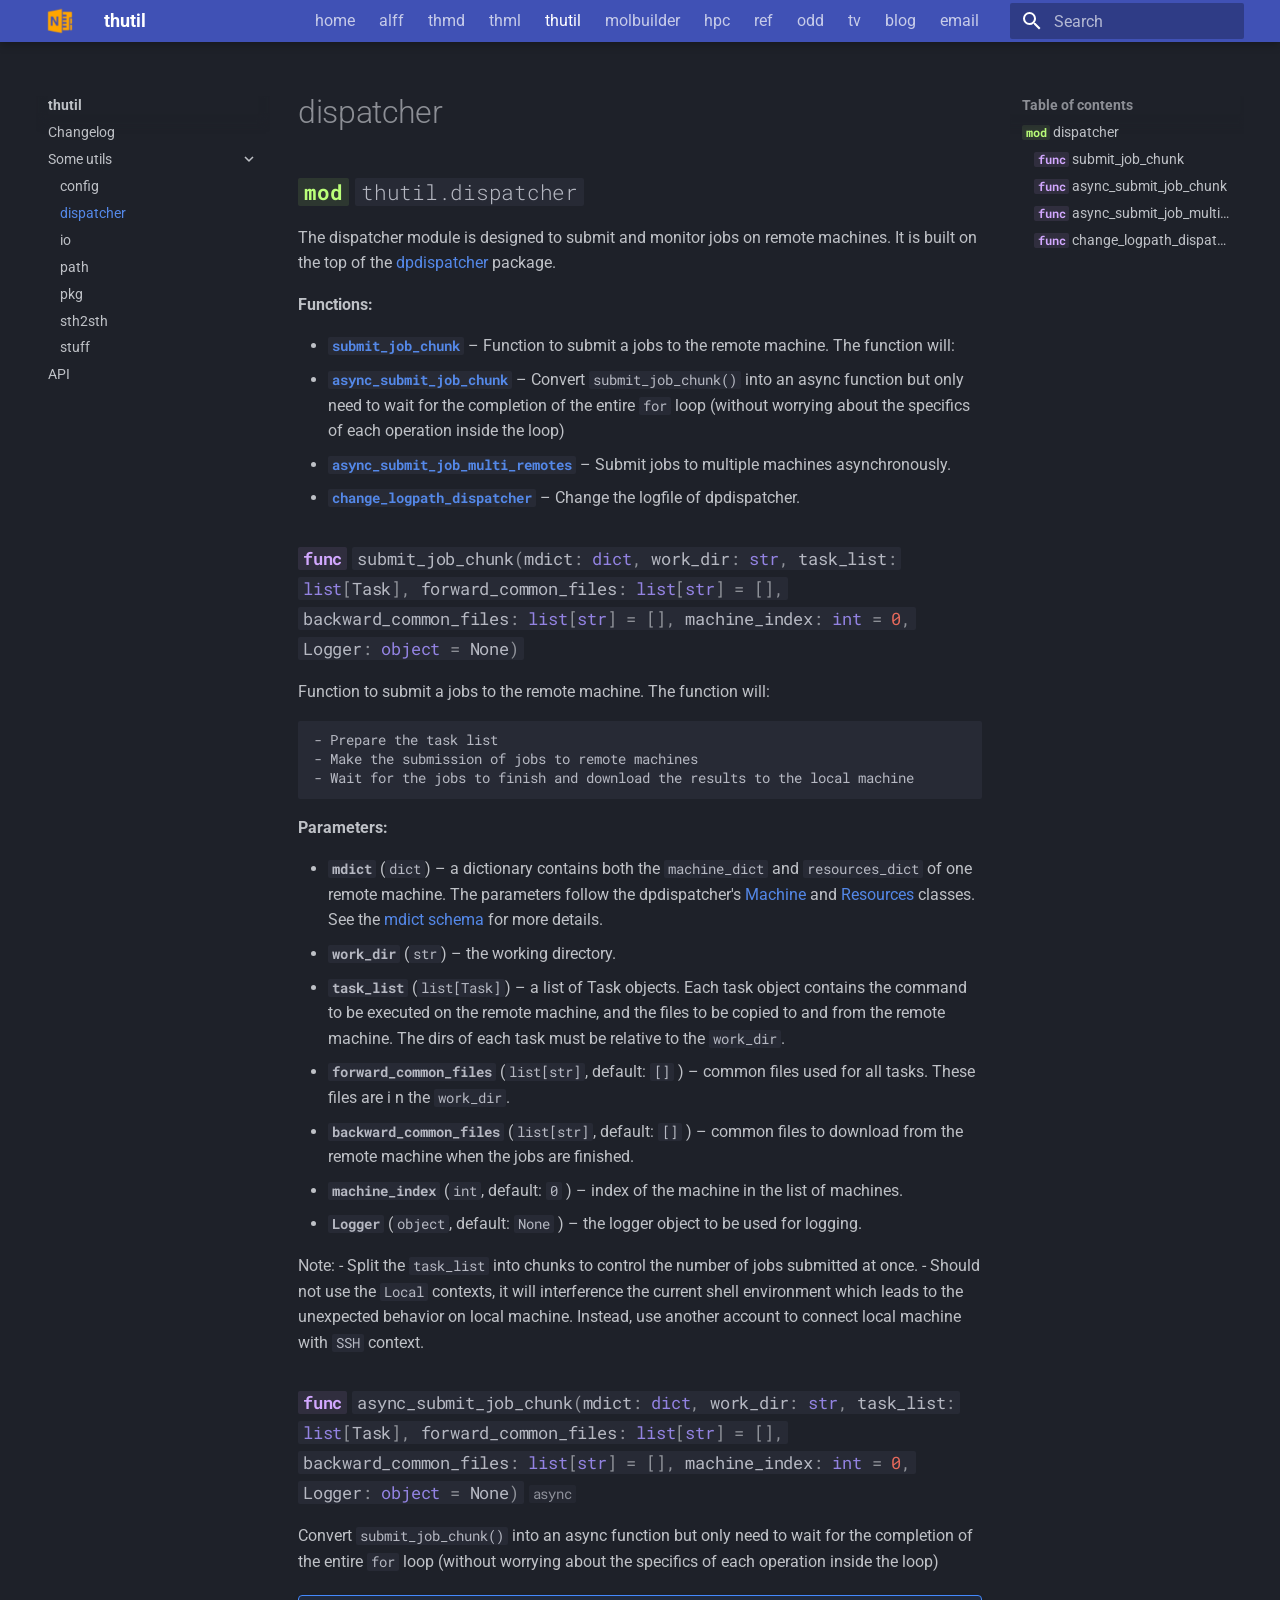
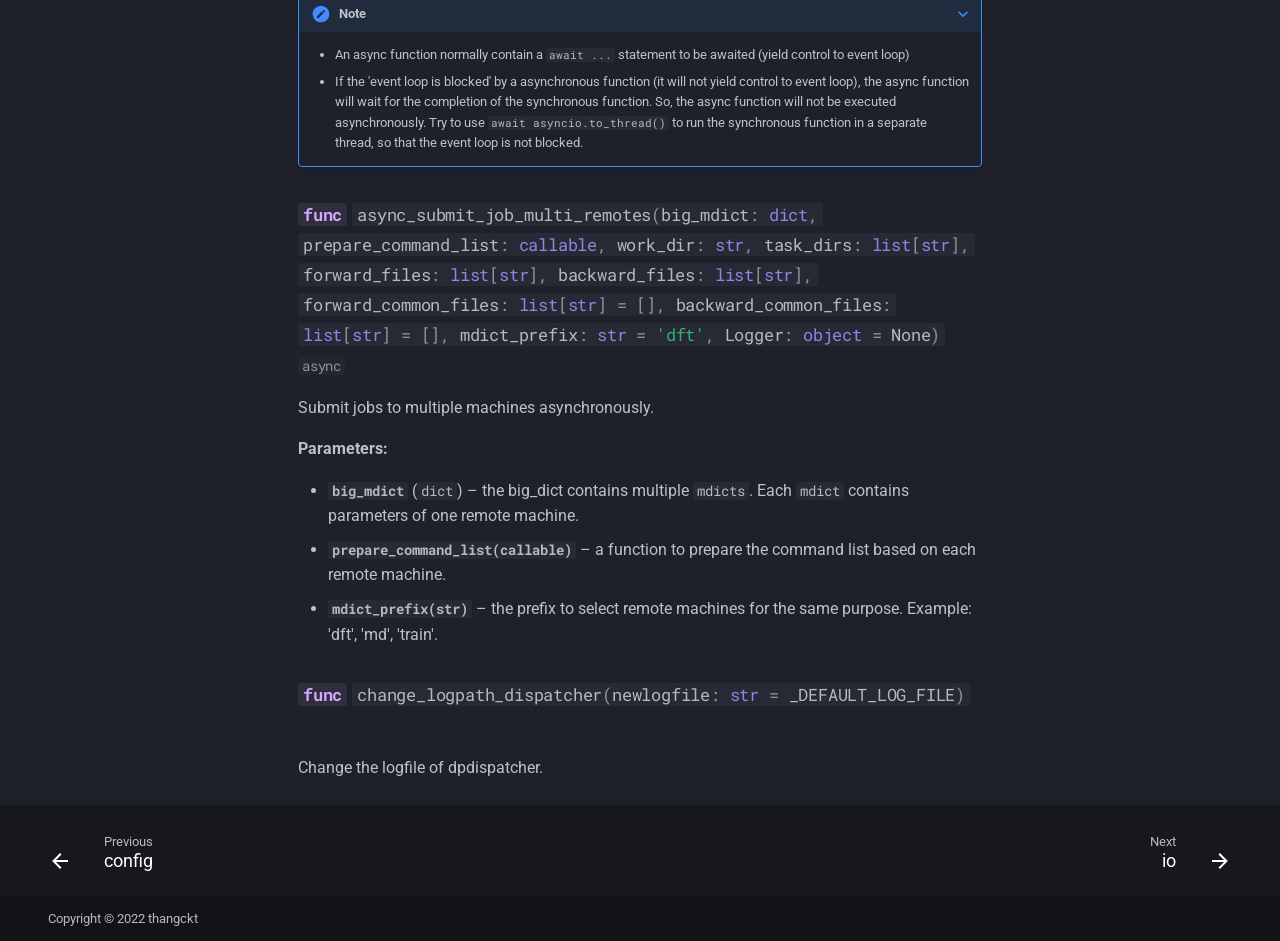
<file: dispatcher/index.html>
<!doctype html>
<html lang="en" class="no-js">
  <head>
    
      <meta charset="utf-8">
      <meta name="viewport" content="width=device-width,initial-scale=1">
      
      
        <meta name="author" content="C.Thang Nguyen">
      
      
      
        <link rel="prev" href="../config/">
      
      
        <link rel="next" href="../io/">
      
      
      <link rel="icon" href="../1images/one-note-128-o.png">
      <meta name="generator" content="mkdocs-1.6.1, mkdocs-material-9.6.11">
    
    
      
        <title>dispatcher - thutil</title>
      
    
    
      <link rel="stylesheet" href="../assets/stylesheets/main.92ba64da.min.css">
      
        
        <link rel="stylesheet" href="../assets/stylesheets/palette.06af60db.min.css">
      
      


    
    
      
    
    
      
        
        
        <link rel="preconnect" href="https://fonts.gstatic.com" crossorigin>
        <link rel="stylesheet" href="https://fonts.googleapis.com/css?family=Roboto:300,300i,400,400i,700,700i%7CRoboto+Mono:400,400i,700,700i&display=fallback">
        <style>:root{--md-text-font:"Roboto";--md-code-font:"Roboto Mono"}</style>
      
    
    
      <link rel="stylesheet" href="../assets/_mkdocstrings.css">
    
      <link rel="stylesheet" href="../_extra_theme/extra_css/full_width.css">
    
      <link rel="stylesheet" href="../_extra_theme/extra_css/font_size.css">
    
    <script>__md_scope=new URL("..",location),__md_hash=e=>[...e].reduce(((e,_)=>(e<<5)-e+_.charCodeAt(0)),0),__md_get=(e,_=localStorage,t=__md_scope)=>JSON.parse(_.getItem(t.pathname+"."+e)),__md_set=(e,_,t=localStorage,a=__md_scope)=>{try{t.setItem(a.pathname+"."+e,JSON.stringify(_))}catch(e){}}</script>
    
      
  


  
  

<script id="__analytics">function __md_analytics(){function e(){dataLayer.push(arguments)}window.dataLayer=window.dataLayer||[],e("js",new Date),e("config","G-QM7DWGY7ZT"),document.addEventListener("DOMContentLoaded",(function(){document.forms.search&&document.forms.search.query.addEventListener("blur",(function(){this.value&&e("event","search",{search_term:this.value})}));document$.subscribe((function(){var t=document.forms.feedback;if(void 0!==t)for(var a of t.querySelectorAll("[type=submit]"))a.addEventListener("click",(function(a){a.preventDefault();var n=document.location.pathname,d=this.getAttribute("data-md-value");e("event","feedback",{page:n,data:d}),t.firstElementChild.disabled=!0;var r=t.querySelector(".md-feedback__note [data-md-value='"+d+"']");r&&(r.hidden=!1)})),t.hidden=!1})),location$.subscribe((function(t){e("config","G-QM7DWGY7ZT",{page_path:t.pathname})}))}));var t=document.createElement("script");t.async=!0,t.src="https://www.googletagmanager.com/gtag/js?id=G-QM7DWGY7ZT",document.getElementById("__analytics").insertAdjacentElement("afterEnd",t)}</script>
  
    <script>"undefined"!=typeof __md_analytics&&__md_analytics()</script>
  

    
    
    
  </head>
  
  
    
    
    
    
    
    <body dir="ltr" data-md-color-scheme="slate" data-md-color-primary="indigo" data-md-color-accent="indigo">
  
    
    <input class="md-toggle" data-md-toggle="drawer" type="checkbox" id="__drawer" autocomplete="off">
    <input class="md-toggle" data-md-toggle="search" type="checkbox" id="__search" autocomplete="off">
    <label class="md-overlay" for="__drawer"></label>
    <div data-md-component="skip">
      
        
        <a href="#thutil.dispatcher" class="md-skip">
          Skip to content
        </a>
      
    </div>
    <div data-md-component="announce">
      
    </div>
    
    
      

  

<header class="md-header md-header--shadow md-header--lifted" data-md-component="header">
  <nav class="md-header__inner md-grid" aria-label="Header">
    <a href=".." title="thutil" class="md-header__button md-logo" aria-label="thutil" data-md-component="logo">
      
  <img src="../1images/one-note-128-o.png" alt="logo">

    </a>
    <label class="md-header__button md-icon" for="__drawer">
      
      <svg xmlns="http://www.w3.org/2000/svg" viewBox="0 0 24 24"><path d="M3 6h18v2H3zm0 5h18v2H3zm0 5h18v2H3z"/></svg>
    </label>
    <div class="md-header__title" data-md-component="header-title">
      <div class="md-header__ellipsis">
        <div class="md-header__topic">
          <span class="md-ellipsis">
            thutil
          </span>
        </div>
        <div class="md-header__topic" data-md-component="header-topic">
          <span class="md-ellipsis">
            
              dispatcher
            
          </span>
        </div>
      </div>
    </div>
      
        
<nav class="md-tabs" aria-label="Tabs" data-md-component="tabs">
  <div class="md-grid">
    <ul class="md-tabs__list">
      
        
  
  
  
  
    <li class="md-tabs__item">
      <a href="http://thangckt.github.io" class="md-tabs__link">
        
  
  
    
  
  home

      </a>
    </li>
  

      
        
  
  
  
  
    <li class="md-tabs__item">
      <a href="http://thangckt.github.io/alff_doc" class="md-tabs__link">
        
  
  
    
  
  alff

      </a>
    </li>
  

      
        
  
  
  
  
    <li class="md-tabs__item">
      <a href="http://thangckt.github.io/thmd_doc" class="md-tabs__link">
        
  
  
    
  
  thmd

      </a>
    </li>
  

      
        
  
  
  
  
    <li class="md-tabs__item">
      <a href="http://thangckt.github.io/thml_doc" class="md-tabs__link">
        
  
  
    
  
  thml

      </a>
    </li>
  

      
        
  
  
  
    
  
  
    
    
      <li class="md-tabs__item md-tabs__item--active">
        <a href=".." class="md-tabs__link">
          
  
  
    
  
  thutil

        </a>
      </li>
    
  

      
        
  
  
  
  
    <li class="md-tabs__item">
      <a href="http://thangckt.github.io/molbuilder" class="md-tabs__link">
        
  
  
    
  
  molbuilder

      </a>
    </li>
  

      
        
  
  
  
  
    <li class="md-tabs__item">
      <a href="http://thangckt.github.io/cluster" class="md-tabs__link">
        
  
  
    
  
  hpc

      </a>
    </li>
  

      
        
  
  
  
  
    <li class="md-tabs__item">
      <a href="http://thangckt.github.io/ref" class="md-tabs__link">
        
  
  
    
  
  ref

      </a>
    </li>
  

      
        
  
  
  
  
    <li class="md-tabs__item">
      <a href="http://thangckt.github.io/odd" class="md-tabs__link">
        
  
  
    
  
  odd

      </a>
    </li>
  

      
        
  
  
  
  
    <li class="md-tabs__item">
      <a href="http://thangckt.github.io/tv" class="md-tabs__link">
        
  
  
    
  
  tv

      </a>
    </li>
  

      
        
  
  
  
  
    <li class="md-tabs__item">
      <a href="http://thangckt.github.io/blog" class="md-tabs__link">
        
  
  
    
  
  blog

      </a>
    </li>
  

      
        
  
  
  
  
    <li class="md-tabs__item">
      <a href="http://thangckt.github.io/email" class="md-tabs__link">
        
  
  
    
  
  email

      </a>
    </li>
  

      
    </ul>
  </div>
</nav>
      
    
      
    
    
    
    
      
      
        <label class="md-header__button md-icon" for="__search">
          
          <svg xmlns="http://www.w3.org/2000/svg" viewBox="0 0 24 24"><path d="M9.5 3A6.5 6.5 0 0 1 16 9.5c0 1.61-.59 3.09-1.56 4.23l.27.27h.79l5 5-1.5 1.5-5-5v-.79l-.27-.27A6.52 6.52 0 0 1 9.5 16 6.5 6.5 0 0 1 3 9.5 6.5 6.5 0 0 1 9.5 3m0 2C7 5 5 7 5 9.5S7 14 9.5 14 14 12 14 9.5 12 5 9.5 5"/></svg>
        </label>
        <div class="md-search" data-md-component="search" role="dialog">
  <label class="md-search__overlay" for="__search"></label>
  <div class="md-search__inner" role="search">
    <form class="md-search__form" name="search">
      <input type="text" class="md-search__input" name="query" aria-label="Search" placeholder="Search" autocapitalize="off" autocorrect="off" autocomplete="off" spellcheck="false" data-md-component="search-query" required>
      <label class="md-search__icon md-icon" for="__search">
        
        <svg xmlns="http://www.w3.org/2000/svg" viewBox="0 0 24 24"><path d="M9.5 3A6.5 6.5 0 0 1 16 9.5c0 1.61-.59 3.09-1.56 4.23l.27.27h.79l5 5-1.5 1.5-5-5v-.79l-.27-.27A6.52 6.52 0 0 1 9.5 16 6.5 6.5 0 0 1 3 9.5 6.5 6.5 0 0 1 9.5 3m0 2C7 5 5 7 5 9.5S7 14 9.5 14 14 12 14 9.5 12 5 9.5 5"/></svg>
        
        <svg xmlns="http://www.w3.org/2000/svg" viewBox="0 0 24 24"><path d="M20 11v2H8l5.5 5.5-1.42 1.42L4.16 12l7.92-7.92L13.5 5.5 8 11z"/></svg>
      </label>
      <nav class="md-search__options" aria-label="Search">
        
        <button type="reset" class="md-search__icon md-icon" title="Clear" aria-label="Clear" tabindex="-1">
          
          <svg xmlns="http://www.w3.org/2000/svg" viewBox="0 0 24 24"><path d="M19 6.41 17.59 5 12 10.59 6.41 5 5 6.41 10.59 12 5 17.59 6.41 19 12 13.41 17.59 19 19 17.59 13.41 12z"/></svg>
        </button>
      </nav>
      
        <div class="md-search__suggest" data-md-component="search-suggest"></div>
      
    </form>
    <div class="md-search__output">
      <div class="md-search__scrollwrap" tabindex="0" data-md-scrollfix>
        <div class="md-search-result" data-md-component="search-result">
          <div class="md-search-result__meta">
            Initializing search
          </div>
          <ol class="md-search-result__list" role="presentation"></ol>
        </div>
      </div>
    </div>
  </div>
</div>
      
    
    
  </nav>
  
</header>
    
    <div class="md-container" data-md-component="container">
      
      
      
      
      <main class="md-main" data-md-component="main">
        <div class="md-main__inner md-grid">
          
            
              
              <div class="md-sidebar md-sidebar--primary" data-md-component="sidebar" data-md-type="navigation" >
                <div class="md-sidebar__scrollwrap">
                  <div class="md-sidebar__inner">
                    


  


<nav class="md-nav md-nav--primary md-nav--lifted" aria-label="Navigation" data-md-level="0">
  <label class="md-nav__title" for="__drawer">
    <a href=".." title="thutil" class="md-nav__button md-logo" aria-label="thutil" data-md-component="logo">
      
  <img src="../1images/one-note-128-o.png" alt="logo">

    </a>
    thutil
  </label>
  
  <ul class="md-nav__list" data-md-scrollfix>
    
      
      
  
  
  
  
    <li class="md-nav__item">
      <a href="http://thangckt.github.io" class="md-nav__link">
        
  
  
  <span class="md-ellipsis">
    home
    
  </span>
  

      </a>
    </li>
  

    
      
      
  
  
  
  
    <li class="md-nav__item">
      <a href="http://thangckt.github.io/alff_doc" class="md-nav__link">
        
  
  
  <span class="md-ellipsis">
    alff
    
  </span>
  

      </a>
    </li>
  

    
      
      
  
  
  
  
    <li class="md-nav__item">
      <a href="http://thangckt.github.io/thmd_doc" class="md-nav__link">
        
  
  
  <span class="md-ellipsis">
    thmd
    
  </span>
  

      </a>
    </li>
  

    
      
      
  
  
  
  
    <li class="md-nav__item">
      <a href="http://thangckt.github.io/thml_doc" class="md-nav__link">
        
  
  
  <span class="md-ellipsis">
    thml
    
  </span>
  

      </a>
    </li>
  

    
      
      
  
  
    
  
  
  
    
    
      
        
          
        
      
        
      
        
      
        
      
    
    
    
      
        
        
      
      
    
    
    <li class="md-nav__item md-nav__item--active md-nav__item--section md-nav__item--nested">
      
        
        
        <input class="md-nav__toggle md-toggle " type="checkbox" id="__nav_5" checked>
        
          
          <div class="md-nav__link md-nav__container">
            <a href=".." class="md-nav__link ">
              
  
  
  <span class="md-ellipsis">
    thutil
    
  </span>
  

            </a>
            
              
              <label class="md-nav__link " for="__nav_5" id="__nav_5_label" tabindex="">
                <span class="md-nav__icon md-icon"></span>
              </label>
            
          </div>
        
        <nav class="md-nav" data-md-level="1" aria-labelledby="__nav_5_label" aria-expanded="true">
          <label class="md-nav__title" for="__nav_5">
            <span class="md-nav__icon md-icon"></span>
            thutil
          </label>
          <ul class="md-nav__list" data-md-scrollfix>
            
              
            
              
                
  
  
  
  
    <li class="md-nav__item">
      <a href="../CHANGELOG.md" class="md-nav__link">
        
  
  
  <span class="md-ellipsis">
    Changelog
    
  </span>
  

      </a>
    </li>
  

              
            
              
                
  
  
    
  
  
  
    
    
      
        
      
        
      
        
      
        
      
        
      
        
      
        
      
    
    
    
      
      
    
    
    <li class="md-nav__item md-nav__item--active md-nav__item--nested">
      
        
        
        <input class="md-nav__toggle md-toggle " type="checkbox" id="__nav_5_3" checked>
        
          
          <label class="md-nav__link" for="__nav_5_3" id="__nav_5_3_label" tabindex="0">
            
  
  
  <span class="md-ellipsis">
    Some utils
    
  </span>
  

            <span class="md-nav__icon md-icon"></span>
          </label>
        
        <nav class="md-nav" data-md-level="2" aria-labelledby="__nav_5_3_label" aria-expanded="true">
          <label class="md-nav__title" for="__nav_5_3">
            <span class="md-nav__icon md-icon"></span>
            Some utils
          </label>
          <ul class="md-nav__list" data-md-scrollfix>
            
              
                
  
  
  
  
    <li class="md-nav__item">
      <a href="../config/" class="md-nav__link">
        
  
  
  <span class="md-ellipsis">
    config
    
  </span>
  

      </a>
    </li>
  

              
            
              
                
  
  
    
  
  
  
    <li class="md-nav__item md-nav__item--active">
      
      <input class="md-nav__toggle md-toggle" type="checkbox" id="__toc">
      
      
      
        <label class="md-nav__link md-nav__link--active" for="__toc">
          
  
  
  <span class="md-ellipsis">
    dispatcher
    
  </span>
  

          <span class="md-nav__icon md-icon"></span>
        </label>
      
      <a href="./" class="md-nav__link md-nav__link--active">
        
  
  
  <span class="md-ellipsis">
    dispatcher
    
  </span>
  

      </a>
      
        

<nav class="md-nav md-nav--secondary" aria-label="Table of contents">
  
  
  
  
    <label class="md-nav__title" for="__toc">
      <span class="md-nav__icon md-icon"></span>
      Table of contents
    </label>
    <ul class="md-nav__list" data-md-component="toc" data-md-scrollfix>
      
        <li class="md-nav__item">
  <a href="#thutil.dispatcher" class="md-nav__link">
    <span class="md-ellipsis">
      <code class="doc-symbol doc-symbol-toc doc-symbol-module"></code>&nbsp;dispatcher
    </span>
  </a>
  
    <nav class="md-nav" aria-label=" dispatcher">
      <ul class="md-nav__list">
        
          <li class="md-nav__item">
  <a href="#thutil.dispatcher.submit_job_chunk" class="md-nav__link">
    <span class="md-ellipsis">
      <code class="doc-symbol doc-symbol-toc doc-symbol-function"></code>&nbsp;submit_job_chunk
    </span>
  </a>
  
</li>
        
          <li class="md-nav__item">
  <a href="#thutil.dispatcher.async_submit_job_chunk" class="md-nav__link">
    <span class="md-ellipsis">
      <code class="doc-symbol doc-symbol-toc doc-symbol-function"></code>&nbsp;async_submit_job_chunk
    </span>
  </a>
  
</li>
        
          <li class="md-nav__item">
  <a href="#thutil.dispatcher.async_submit_job_multi_remotes" class="md-nav__link">
    <span class="md-ellipsis">
      <code class="doc-symbol doc-symbol-toc doc-symbol-function"></code>&nbsp;async_submit_job_multi_remotes
    </span>
  </a>
  
</li>
        
          <li class="md-nav__item">
  <a href="#thutil.dispatcher.change_logpath_dispatcher" class="md-nav__link">
    <span class="md-ellipsis">
      <code class="doc-symbol doc-symbol-toc doc-symbol-function"></code>&nbsp;change_logpath_dispatcher
    </span>
  </a>
  
</li>
        
      </ul>
    </nav>
  
</li>
      
    </ul>
  
</nav>
      
    </li>
  

              
            
              
                
  
  
  
  
    <li class="md-nav__item">
      <a href="../io/" class="md-nav__link">
        
  
  
  <span class="md-ellipsis">
    io
    
  </span>
  

      </a>
    </li>
  

              
            
              
                
  
  
  
  
    <li class="md-nav__item">
      <a href="../path/" class="md-nav__link">
        
  
  
  <span class="md-ellipsis">
    path
    
  </span>
  

      </a>
    </li>
  

              
            
              
                
  
  
  
  
    <li class="md-nav__item">
      <a href="../pkg/" class="md-nav__link">
        
  
  
  <span class="md-ellipsis">
    pkg
    
  </span>
  

      </a>
    </li>
  

              
            
              
                
  
  
  
  
    <li class="md-nav__item">
      <a href="../sth2sth/" class="md-nav__link">
        
  
  
  <span class="md-ellipsis">
    sth2sth
    
  </span>
  

      </a>
    </li>
  

              
            
              
                
  
  
  
  
    <li class="md-nav__item">
      <a href="../stuff/" class="md-nav__link">
        
  
  
  <span class="md-ellipsis">
    stuff
    
  </span>
  

      </a>
    </li>
  

              
            
          </ul>
        </nav>
      
    </li>
  

              
            
              
                
  
  
  
  
    <li class="md-nav__item">
      <a href="../api/" class="md-nav__link">
        
  
  
  <span class="md-ellipsis">
    API
    
  </span>
  

      </a>
    </li>
  

              
            
          </ul>
        </nav>
      
    </li>
  

    
      
      
  
  
  
  
    <li class="md-nav__item">
      <a href="http://thangckt.github.io/molbuilder" class="md-nav__link">
        
  
  
  <span class="md-ellipsis">
    molbuilder
    
  </span>
  

      </a>
    </li>
  

    
      
      
  
  
  
  
    <li class="md-nav__item">
      <a href="http://thangckt.github.io/cluster" class="md-nav__link">
        
  
  
  <span class="md-ellipsis">
    hpc
    
  </span>
  

      </a>
    </li>
  

    
      
      
  
  
  
  
    <li class="md-nav__item">
      <a href="http://thangckt.github.io/ref" class="md-nav__link">
        
  
  
  <span class="md-ellipsis">
    ref
    
  </span>
  

      </a>
    </li>
  

    
      
      
  
  
  
  
    <li class="md-nav__item">
      <a href="http://thangckt.github.io/odd" class="md-nav__link">
        
  
  
  <span class="md-ellipsis">
    odd
    
  </span>
  

      </a>
    </li>
  

    
      
      
  
  
  
  
    <li class="md-nav__item">
      <a href="http://thangckt.github.io/tv" class="md-nav__link">
        
  
  
  <span class="md-ellipsis">
    tv
    
  </span>
  

      </a>
    </li>
  

    
      
      
  
  
  
  
    <li class="md-nav__item">
      <a href="http://thangckt.github.io/blog" class="md-nav__link">
        
  
  
  <span class="md-ellipsis">
    blog
    
  </span>
  

      </a>
    </li>
  

    
      
      
  
  
  
  
    <li class="md-nav__item">
      <a href="http://thangckt.github.io/email" class="md-nav__link">
        
  
  
  <span class="md-ellipsis">
    email
    
  </span>
  

      </a>
    </li>
  

    
  </ul>
</nav>
                  </div>
                </div>
              </div>
            
            
              
              <div class="md-sidebar md-sidebar--secondary" data-md-component="sidebar" data-md-type="toc" >
                <div class="md-sidebar__scrollwrap">
                  <div class="md-sidebar__inner">
                    

<nav class="md-nav md-nav--secondary" aria-label="Table of contents">
  
  
  
  
    <label class="md-nav__title" for="__toc">
      <span class="md-nav__icon md-icon"></span>
      Table of contents
    </label>
    <ul class="md-nav__list" data-md-component="toc" data-md-scrollfix>
      
        <li class="md-nav__item">
  <a href="#thutil.dispatcher" class="md-nav__link">
    <span class="md-ellipsis">
      <code class="doc-symbol doc-symbol-toc doc-symbol-module"></code>&nbsp;dispatcher
    </span>
  </a>
  
    <nav class="md-nav" aria-label=" dispatcher">
      <ul class="md-nav__list">
        
          <li class="md-nav__item">
  <a href="#thutil.dispatcher.submit_job_chunk" class="md-nav__link">
    <span class="md-ellipsis">
      <code class="doc-symbol doc-symbol-toc doc-symbol-function"></code>&nbsp;submit_job_chunk
    </span>
  </a>
  
</li>
        
          <li class="md-nav__item">
  <a href="#thutil.dispatcher.async_submit_job_chunk" class="md-nav__link">
    <span class="md-ellipsis">
      <code class="doc-symbol doc-symbol-toc doc-symbol-function"></code>&nbsp;async_submit_job_chunk
    </span>
  </a>
  
</li>
        
          <li class="md-nav__item">
  <a href="#thutil.dispatcher.async_submit_job_multi_remotes" class="md-nav__link">
    <span class="md-ellipsis">
      <code class="doc-symbol doc-symbol-toc doc-symbol-function"></code>&nbsp;async_submit_job_multi_remotes
    </span>
  </a>
  
</li>
        
          <li class="md-nav__item">
  <a href="#thutil.dispatcher.change_logpath_dispatcher" class="md-nav__link">
    <span class="md-ellipsis">
      <code class="doc-symbol doc-symbol-toc doc-symbol-function"></code>&nbsp;change_logpath_dispatcher
    </span>
  </a>
  
</li>
        
      </ul>
    </nav>
  
</li>
      
    </ul>
  
</nav>
                  </div>
                </div>
              </div>
            
          
          
            <div class="md-content" data-md-component="content">
              <article class="md-content__inner md-typeset">
                
                  



  <h1>dispatcher</h1>

<div class="doc doc-object doc-module">



<h2 id="thutil.dispatcher" class="doc doc-heading">
<code class="doc-symbol doc-symbol-heading doc-symbol-module"></code>            <code>thutil.dispatcher</code>


<a href="#thutil.dispatcher" class="headerlink" title="Permanent link">&para;</a></h2>

    <div class="doc doc-contents first">

        <p>The dispatcher module is designed to submit and monitor jobs on remote machines. It is built on the top of the <a href="https://docs.deepmodeling.com/projects/dpdispatcher">dpdispatcher</a> package.</p>










<p><span class="doc-section-title">Functions:</span></p>
    <ul>
          <li class="doc-section-item field-body">
            <b><code><a class="autorefs autorefs-internal" title="            submit_job_chunk(mdict: dict, work_dir: str, task_list: list[Task], forward_common_files: list[str] = [], backward_common_files: list[str] = [], machine_index: int = 0, Logger: object = None) (thutil.dispatcher.submit_job_chunk)" href="../api/#thutil.dispatcher.submit_job_chunk">submit_job_chunk</a></code></b>
            –
            <div class="doc-md-description">
              <p>Function to submit a jobs to the remote machine. The function will:</p>
            </div>
          </li>
          <li class="doc-section-item field-body">
            <b><code><a class="autorefs autorefs-internal" title="            async_submit_job_chunk(mdict: dict, work_dir: str, task_list: list[Task], forward_common_files: list[str] = [], backward_common_files: list[str] = [], machine_index: int = 0, Logger: object = None)

  
      async
   (thutil.dispatcher.async_submit_job_chunk)" href="../api/#thutil.dispatcher.async_submit_job_chunk">async_submit_job_chunk</a></code></b>
            –
            <div class="doc-md-description">
              <p>Convert <code>submit_job_chunk()</code> into an async function but only need to wait for the completion of the entire <code>for</code> loop (without worrying about the specifics of each operation inside the loop)</p>
            </div>
          </li>
          <li class="doc-section-item field-body">
            <b><code><a class="autorefs autorefs-internal" title="            async_submit_job_multi_remotes(big_mdict: dict, prepare_command_list: callable, work_dir: str, task_dirs: list[str], forward_files: list[str], backward_files: list[str], forward_common_files: list[str] = [], backward_common_files: list[str] = [], mdict_prefix: str = 'dft', Logger: object = None)

  
      async
   (thutil.dispatcher.async_submit_job_multi_remotes)" href="../api/#thutil.dispatcher.async_submit_job_multi_remotes">async_submit_job_multi_remotes</a></code></b>
            –
            <div class="doc-md-description">
              <p>Submit jobs to multiple machines asynchronously.</p>
            </div>
          </li>
          <li class="doc-section-item field-body">
            <b><code><a class="autorefs autorefs-internal" title="            change_logpath_dispatcher(newlogfile: str = _DEFAULT_LOG_FILE) (thutil.dispatcher.change_logpath_dispatcher)" href="../api/#thutil.dispatcher.change_logpath_dispatcher">change_logpath_dispatcher</a></code></b>
            –
            <div class="doc-md-description">
              <p>Change the logfile of dpdispatcher.</p>
            </div>
          </li>
    </ul>





  <div class="doc doc-children">









<div class="doc doc-object doc-function">


<h3 id="thutil.dispatcher.submit_job_chunk" class="doc doc-heading">
<code class="doc-symbol doc-symbol-heading doc-symbol-function"></code>            <code class="highlight language-python"><span class="n">submit_job_chunk</span><span class="p">(</span><span class="n">mdict</span><span class="p">:</span> <span class="nb">dict</span><span class="p">,</span> <span class="n">work_dir</span><span class="p">:</span> <span class="nb">str</span><span class="p">,</span> <span class="n">task_list</span><span class="p">:</span> <span class="nb">list</span><span class="p">[</span><span class="n">Task</span><span class="p">],</span> <span class="n">forward_common_files</span><span class="p">:</span> <span class="nb">list</span><span class="p">[</span><span class="nb">str</span><span class="p">]</span> <span class="o">=</span> <span class="p">[],</span> <span class="n">backward_common_files</span><span class="p">:</span> <span class="nb">list</span><span class="p">[</span><span class="nb">str</span><span class="p">]</span> <span class="o">=</span> <span class="p">[],</span> <span class="n">machine_index</span><span class="p">:</span> <span class="nb">int</span> <span class="o">=</span> <span class="mi">0</span><span class="p">,</span> <span class="n">Logger</span><span class="p">:</span> <span class="nb">object</span> <span class="o">=</span> <span class="kc">None</span><span class="p">)</span></code>

<a href="#thutil.dispatcher.submit_job_chunk" class="headerlink" title="Permanent link">&para;</a></h3>


    <div class="doc doc-contents ">

        <p>Function to submit a jobs to the remote machine. The function will:</p>
<div class="codehilite"><pre><span></span><code><span class="o">-</span><span class="w"> </span><span class="n">Prepare</span><span class="w"> </span><span class="n">the</span><span class="w"> </span><span class="n">task</span><span class="w"> </span><span class="n">list</span>
<span class="o">-</span><span class="w"> </span><span class="n">Make</span><span class="w"> </span><span class="n">the</span><span class="w"> </span><span class="n">submission</span><span class="w"> </span><span class="n">of</span><span class="w"> </span><span class="n">jobs</span><span class="w"> </span><span class="n">to</span><span class="w"> </span><span class="k">remote</span><span class="w"> </span><span class="n">machines</span>
<span class="o">-</span><span class="w"> </span><span class="n">Wait</span><span class="w"> </span><span class="k">for</span><span class="w"> </span><span class="n">the</span><span class="w"> </span><span class="n">jobs</span><span class="w"> </span><span class="n">to</span><span class="w"> </span><span class="n">finish</span><span class="w"> </span><span class="ow">and</span><span class="w"> </span><span class="n">download</span><span class="w"> </span><span class="n">the</span><span class="w"> </span><span class="n">results</span><span class="w"> </span><span class="n">to</span><span class="w"> </span><span class="n">the</span><span class="w"> </span><span class="n">local</span><span class="w"> </span><span class="n">machine</span>
</code></pre></div>


<p><span class="doc-section-title">Parameters:</span></p>
    <ul>
        <li class="doc-section-item field-body">
            <b><code>mdict</code></b>
              (<code><span title="dict">dict</span></code>)
          –
          <div class="doc-md-description">
            <p>a dictionary contains both the <code>machine_dict</code> and <code>resources_dict</code> of one remote machine. The parameters follow the dpdispatcher's <a href="https://docs.deepmodeling.com/projects/dpdispatcher/en/latest/machine.html#machine-parameters">Machine</a> and <a href="https://docs.deepmodeling.com/projects/dpdispatcher/en/latest/resources.html#resources-parameters">Resources</a> classes. See the <a href="https://thangckt.github.io/alff_doc/schema/config_machine/">mdict schema</a> for more details.</p>
          </div>
        </li>
        <li class="doc-section-item field-body">
            <b><code>work_dir</code></b>
              (<code><span title="str">str</span></code>)
          –
          <div class="doc-md-description">
            <p>the working directory.</p>
          </div>
        </li>
        <li class="doc-section-item field-body">
            <b><code>task_list</code></b>
              (<code><span title="list">list</span>[<span title="dpdispatcher.Task">Task</span>]</code>)
          –
          <div class="doc-md-description">
            <p>a list of Task objects. Each task object contains the command to be executed on the remote machine, and the files to be copied to and from the remote machine. The dirs of each task must be relative to the <code>work_dir</code>.</p>
          </div>
        </li>
        <li class="doc-section-item field-body">
            <b><code>forward_common_files</code></b>
              (<code><span title="list">list</span>[<span title="str">str</span>]</code>, default:
                  <code>[]</code>
)
          –
          <div class="doc-md-description">
            <p>common files used for all tasks. These files are i n the <code>work_dir</code>.</p>
          </div>
        </li>
        <li class="doc-section-item field-body">
            <b><code>backward_common_files</code></b>
              (<code><span title="list">list</span>[<span title="str">str</span>]</code>, default:
                  <code>[]</code>
)
          –
          <div class="doc-md-description">
            <p>common files to download from the remote machine when the jobs are finished.</p>
          </div>
        </li>
        <li class="doc-section-item field-body">
            <b><code>machine_index</code></b>
              (<code><span title="int">int</span></code>, default:
                  <code>0</code>
)
          –
          <div class="doc-md-description">
            <p>index of the machine in the list of machines.</p>
          </div>
        </li>
        <li class="doc-section-item field-body">
            <b><code>Logger</code></b>
              (<code><span title="object">object</span></code>, default:
                  <code>None</code>
)
          –
          <div class="doc-md-description">
            <p>the logger object to be used for logging.</p>
          </div>
        </li>
    </ul>
        <p>Note:
- Split the <code>task_list</code> into chunks to control the number of jobs submitted at once.
- Should not use the <code>Local</code> contexts, it will interference the current shell environment which leads to the unexpected behavior on local machine. Instead, use another account to connect local machine with <code>SSH</code> context.</p>


    </div>

</div>

<div class="doc doc-object doc-function">


<h3 id="thutil.dispatcher.async_submit_job_chunk" class="doc doc-heading">
<code class="doc-symbol doc-symbol-heading doc-symbol-function"></code>            <code class="highlight language-python"><span class="n">async_submit_job_chunk</span><span class="p">(</span><span class="n">mdict</span><span class="p">:</span> <span class="nb">dict</span><span class="p">,</span> <span class="n">work_dir</span><span class="p">:</span> <span class="nb">str</span><span class="p">,</span> <span class="n">task_list</span><span class="p">:</span> <span class="nb">list</span><span class="p">[</span><span class="n">Task</span><span class="p">],</span> <span class="n">forward_common_files</span><span class="p">:</span> <span class="nb">list</span><span class="p">[</span><span class="nb">str</span><span class="p">]</span> <span class="o">=</span> <span class="p">[],</span> <span class="n">backward_common_files</span><span class="p">:</span> <span class="nb">list</span><span class="p">[</span><span class="nb">str</span><span class="p">]</span> <span class="o">=</span> <span class="p">[],</span> <span class="n">machine_index</span><span class="p">:</span> <span class="nb">int</span> <span class="o">=</span> <span class="mi">0</span><span class="p">,</span> <span class="n">Logger</span><span class="p">:</span> <span class="nb">object</span> <span class="o">=</span> <span class="kc">None</span><span class="p">)</span></code>

  <span class="doc doc-labels">
      <small class="doc doc-label doc-label-async"><code>async</code></small>
  </span>

<a href="#thutil.dispatcher.async_submit_job_chunk" class="headerlink" title="Permanent link">&para;</a></h3>


    <div class="doc doc-contents ">

        <p>Convert <code>submit_job_chunk()</code> into an async function but only need to wait for the completion of the entire <code>for</code> loop (without worrying about the specifics of each operation inside the loop)</p>


<details class="note" open>
  <summary>Note</summary>
  <ul>
<li>An async function normally contain a <code>await ...</code> statement to be awaited (yield control to event loop)</li>
<li>If the 'event loop is blocked' by a asynchronous function (it will not yield control to event loop), the async function will wait for the completion of the synchronous function. So, the async function will not be executed asynchronously. Try to use <code>await asyncio.to_thread()</code> to run the synchronous function in a separate thread, so that the event loop is not blocked.</li>
</ul>
</details>

    </div>

</div>

<div class="doc doc-object doc-function">


<h3 id="thutil.dispatcher.async_submit_job_multi_remotes" class="doc doc-heading">
<code class="doc-symbol doc-symbol-heading doc-symbol-function"></code>            <code class="highlight language-python"><span class="n">async_submit_job_multi_remotes</span><span class="p">(</span><span class="n">big_mdict</span><span class="p">:</span> <span class="nb">dict</span><span class="p">,</span> <span class="n">prepare_command_list</span><span class="p">:</span> <span class="nb">callable</span><span class="p">,</span> <span class="n">work_dir</span><span class="p">:</span> <span class="nb">str</span><span class="p">,</span> <span class="n">task_dirs</span><span class="p">:</span> <span class="nb">list</span><span class="p">[</span><span class="nb">str</span><span class="p">],</span> <span class="n">forward_files</span><span class="p">:</span> <span class="nb">list</span><span class="p">[</span><span class="nb">str</span><span class="p">],</span> <span class="n">backward_files</span><span class="p">:</span> <span class="nb">list</span><span class="p">[</span><span class="nb">str</span><span class="p">],</span> <span class="n">forward_common_files</span><span class="p">:</span> <span class="nb">list</span><span class="p">[</span><span class="nb">str</span><span class="p">]</span> <span class="o">=</span> <span class="p">[],</span> <span class="n">backward_common_files</span><span class="p">:</span> <span class="nb">list</span><span class="p">[</span><span class="nb">str</span><span class="p">]</span> <span class="o">=</span> <span class="p">[],</span> <span class="n">mdict_prefix</span><span class="p">:</span> <span class="nb">str</span> <span class="o">=</span> <span class="s1">&#39;dft&#39;</span><span class="p">,</span> <span class="n">Logger</span><span class="p">:</span> <span class="nb">object</span> <span class="o">=</span> <span class="kc">None</span><span class="p">)</span></code>

  <span class="doc doc-labels">
      <small class="doc doc-label doc-label-async"><code>async</code></small>
  </span>

<a href="#thutil.dispatcher.async_submit_job_multi_remotes" class="headerlink" title="Permanent link">&para;</a></h3>


    <div class="doc doc-contents ">

        <p>Submit jobs to multiple machines asynchronously.</p>


<p><span class="doc-section-title">Parameters:</span></p>
    <ul>
        <li class="doc-section-item field-body">
            <b><code>big_mdict</code></b>
              (<code><span title="dict">dict</span></code>)
          –
          <div class="doc-md-description">
            <p>the big_dict contains multiple <code>mdicts</code>. Each <code>mdict</code> contains parameters of one remote machine.</p>
          </div>
        </li>
        <li class="doc-section-item field-body">
            <b><code>prepare_command_list(callable)</code></b>
          –
          <div class="doc-md-description">
            <p>a function to prepare the command list based on each remote machine.</p>
          </div>
        </li>
        <li class="doc-section-item field-body">
            <b><code>mdict_prefix(str)</code></b>
          –
          <div class="doc-md-description">
            <p>the prefix to select remote machines for the same purpose. Example: 'dft', 'md', 'train'.</p>
          </div>
        </li>
    </ul>


    </div>

</div>

<div class="doc doc-object doc-function">


<h3 id="thutil.dispatcher.change_logpath_dispatcher" class="doc doc-heading">
<code class="doc-symbol doc-symbol-heading doc-symbol-function"></code>            <code class="highlight language-python"><span class="n">change_logpath_dispatcher</span><span class="p">(</span><span class="n">newlogfile</span><span class="p">:</span> <span class="nb">str</span> <span class="o">=</span> <span class="n">_DEFAULT_LOG_FILE</span><span class="p">)</span></code>

<a href="#thutil.dispatcher.change_logpath_dispatcher" class="headerlink" title="Permanent link">&para;</a></h3>


    <div class="doc doc-contents ">

        <p>Change the logfile of dpdispatcher.</p>


    </div>

</div>



  </div>

    </div>

</div>









  




                
              </article>
            </div>
          
          
<script>var target=document.getElementById(location.hash.slice(1));target&&target.name&&(target.checked=target.name.startsWith("__tabbed_"))</script>
        </div>
        
          <button type="button" class="md-top md-icon" data-md-component="top" hidden>
  
  <svg xmlns="http://www.w3.org/2000/svg" viewBox="0 0 24 24"><path d="M13 20h-2V8l-5.5 5.5-1.42-1.42L12 4.16l7.92 7.92-1.42 1.42L13 8z"/></svg>
  Back to top
</button>
        
      </main>
      
        <footer class="md-footer">
  
    
      
      <nav class="md-footer__inner md-grid" aria-label="Footer" >
        
          
          <a href="../config/" class="md-footer__link md-footer__link--prev" aria-label="Previous: config">
            <div class="md-footer__button md-icon">
              
              <svg xmlns="http://www.w3.org/2000/svg" viewBox="0 0 24 24"><path d="M20 11v2H8l5.5 5.5-1.42 1.42L4.16 12l7.92-7.92L13.5 5.5 8 11z"/></svg>
            </div>
            <div class="md-footer__title">
              <span class="md-footer__direction">
                Previous
              </span>
              <div class="md-ellipsis">
                config
              </div>
            </div>
          </a>
        
        
          
          <a href="../io/" class="md-footer__link md-footer__link--next" aria-label="Next: io">
            <div class="md-footer__title">
              <span class="md-footer__direction">
                Next
              </span>
              <div class="md-ellipsis">
                io
              </div>
            </div>
            <div class="md-footer__button md-icon">
              
              <svg xmlns="http://www.w3.org/2000/svg" viewBox="0 0 24 24"><path d="M4 11v2h12l-5.5 5.5 1.42 1.42L19.84 12l-7.92-7.92L10.5 5.5 16 11z"/></svg>
            </div>
          </a>
        
      </nav>
    
  
  <div class="md-footer-meta md-typeset">
    <div class="md-footer-meta__inner md-grid">
      <div class="md-copyright">
  
    <div class="md-copyright__highlight">
      Copyright &copy; 2022 <a href="https://thangckt.github.io">thangckt</a>
    </div>
  
  
</div>
      
    </div>
  </div>
</footer>
      
    </div>
    <div class="md-dialog" data-md-component="dialog">
      <div class="md-dialog__inner md-typeset"></div>
    </div>
    
    
    
      
      <script id="__config" type="application/json">{"base": "..", "features": ["content.code.annotate", "navigation.expand", "navigation.indexes", "navigation.tracking", "navigation.top", "search.suggest", "toc.follow", "navigation.tabs", "navigation.tabs.sticky", "navigation.tabs.header", "navigation.footer"], "search": "../assets/javascripts/workers/search.f8cc74c7.min.js", "tags": null, "translations": {"clipboard.copied": "Copied to clipboard", "clipboard.copy": "Copy to clipboard", "search.result.more.one": "1 more on this page", "search.result.more.other": "# more on this page", "search.result.none": "No matching documents", "search.result.one": "1 matching document", "search.result.other": "# matching documents", "search.result.placeholder": "Type to start searching", "search.result.term.missing": "Missing", "select.version": "Select version"}, "version": null}</script>
    
    
      <script src="../assets/javascripts/bundle.bd1079be.min.js"></script>
      
        <script src="../1thang_js/gas_ip_logger.js"></script>
      
    
  </body>
</html>
</file>
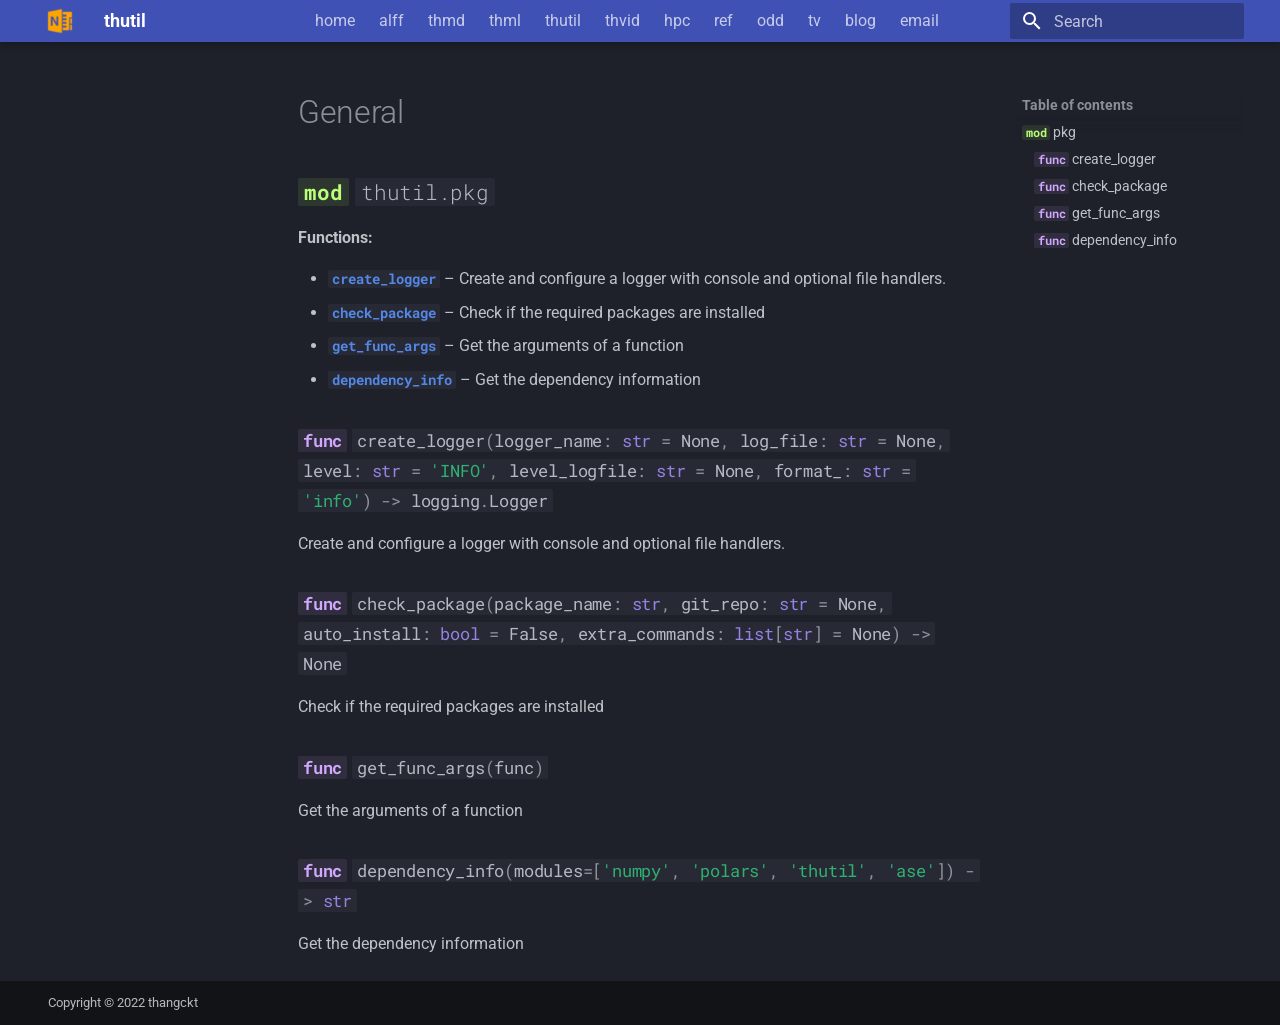
<file: general/index.html>
<!doctype html>
<html lang="en" class="no-js">
  <head>
    
      <meta charset="utf-8">
      <meta name="viewport" content="width=device-width,initial-scale=1">
      
      
        <meta name="author" content="C.Thang Nguyen">
      
      
      
      
      
      <link rel="icon" href="../1images/one-note-128-o.png">
      <meta name="generator" content="mkdocs-1.6.1, mkdocs-material-9.5.48">
    
    
      
        <title>General - thutil</title>
      
    
    
      <link rel="stylesheet" href="../assets/stylesheets/main.bc3117d7.min.css">
      
        
        <link rel="stylesheet" href="../assets/stylesheets/palette.06af60db.min.css">
      
      


    
    
      
    
    
      
        
        
        <link rel="preconnect" href="https://fonts.gstatic.com" crossorigin>
        <link rel="stylesheet" href="https://fonts.googleapis.com/css?family=Roboto:300,300i,400,400i,700,700i%7CRoboto+Mono:400,400i,700,700i&display=fallback">
        <style>:root{--md-text-font:"Roboto";--md-code-font:"Roboto Mono"}</style>
      
    
    
      <link rel="stylesheet" href="../assets/_mkdocstrings.css">
    
      <link rel="stylesheet" href="../_extra_theme/extra_css/full_width.css">
    
      <link rel="stylesheet" href="../_extra_theme/extra_css/font_size.css">
    
    <script>__md_scope=new URL("..",location),__md_hash=e=>[...e].reduce(((e,_)=>(e<<5)-e+_.charCodeAt(0)),0),__md_get=(e,_=localStorage,t=__md_scope)=>JSON.parse(_.getItem(t.pathname+"."+e)),__md_set=(e,_,t=localStorage,a=__md_scope)=>{try{t.setItem(a.pathname+"."+e,JSON.stringify(_))}catch(e){}}</script>
    
      
  


  
  

<script id="__analytics">function __md_analytics(){function e(){dataLayer.push(arguments)}window.dataLayer=window.dataLayer||[],e("js",new Date),e("config","G-QM7DWGY7ZT"),document.addEventListener("DOMContentLoaded",(function(){document.forms.search&&document.forms.search.query.addEventListener("blur",(function(){this.value&&e("event","search",{search_term:this.value})}));document$.subscribe((function(){var t=document.forms.feedback;if(void 0!==t)for(var a of t.querySelectorAll("[type=submit]"))a.addEventListener("click",(function(a){a.preventDefault();var n=document.location.pathname,d=this.getAttribute("data-md-value");e("event","feedback",{page:n,data:d}),t.firstElementChild.disabled=!0;var r=t.querySelector(".md-feedback__note [data-md-value='"+d+"']");r&&(r.hidden=!1)})),t.hidden=!1})),location$.subscribe((function(t){e("config","G-QM7DWGY7ZT",{page_path:t.pathname})}))}));var t=document.createElement("script");t.async=!0,t.src="https://www.googletagmanager.com/gtag/js?id=G-QM7DWGY7ZT",document.getElementById("__analytics").insertAdjacentElement("afterEnd",t)}</script>
  
    <script>"undefined"!=typeof __md_analytics&&__md_analytics()</script>
  

    
    
    
  </head>
  
  
    
    
    
    
    
    <body dir="ltr" data-md-color-scheme="slate" data-md-color-primary="indigo" data-md-color-accent="indigo">
  
    
    <input class="md-toggle" data-md-toggle="drawer" type="checkbox" id="__drawer" autocomplete="off">
    <input class="md-toggle" data-md-toggle="search" type="checkbox" id="__search" autocomplete="off">
    <label class="md-overlay" for="__drawer"></label>
    <div data-md-component="skip">
      
        
        <a href="#thutil.pkg" class="md-skip">
          Skip to content
        </a>
      
    </div>
    <div data-md-component="announce">
      
    </div>
    
    
      

  

<header class="md-header md-header--shadow md-header--lifted" data-md-component="header">
  <nav class="md-header__inner md-grid" aria-label="Header">
    <a href=".." title="thutil" class="md-header__button md-logo" aria-label="thutil" data-md-component="logo">
      
  <img src="../1images/one-note-128-o.png" alt="logo">

    </a>
    <label class="md-header__button md-icon" for="__drawer">
      
      <svg xmlns="http://www.w3.org/2000/svg" viewBox="0 0 24 24"><path d="M3 6h18v2H3zm0 5h18v2H3zm0 5h18v2H3z"/></svg>
    </label>
    <div class="md-header__title" data-md-component="header-title">
      <div class="md-header__ellipsis">
        <div class="md-header__topic">
          <span class="md-ellipsis">
            thutil
          </span>
        </div>
        <div class="md-header__topic" data-md-component="header-topic">
          <span class="md-ellipsis">
            
              General
            
          </span>
        </div>
      </div>
    </div>
      
        
<nav class="md-tabs" aria-label="Tabs" data-md-component="tabs">
  <div class="md-grid">
    <ul class="md-tabs__list">
      
        
  
  
  
    <li class="md-tabs__item">
      <a href="http://thang.eu.org" class="md-tabs__link">
        
  
    
  
  home

      </a>
    </li>
  

      
        
  
  
  
    <li class="md-tabs__item">
      <a href="http://thang.eu.org/alff_doc" class="md-tabs__link">
        
  
    
  
  alff

      </a>
    </li>
  

      
        
  
  
  
    <li class="md-tabs__item">
      <a href="http://thang.eu.org/thmd_doc" class="md-tabs__link">
        
  
    
  
  thmd

      </a>
    </li>
  

      
        
  
  
  
    <li class="md-tabs__item">
      <a href="http://thang.eu.org/thml_doc" class="md-tabs__link">
        
  
    
  
  thml

      </a>
    </li>
  

      
        
  
  
  
    
    
      <li class="md-tabs__item">
        <a href=".." class="md-tabs__link">
          
  
    
  
  thutil

        </a>
      </li>
    
  

      
        
  
  
  
    <li class="md-tabs__item">
      <a href="http://thang.eu.org/thvid_doc" class="md-tabs__link">
        
  
    
  
  thvid

      </a>
    </li>
  

      
        
  
  
  
    <li class="md-tabs__item">
      <a href="http://thang.eu.org/cluster" class="md-tabs__link">
        
  
    
  
  hpc

      </a>
    </li>
  

      
        
  
  
  
    <li class="md-tabs__item">
      <a href="http://thang.eu.org/ref" class="md-tabs__link">
        
  
    
  
  ref

      </a>
    </li>
  

      
        
  
  
  
    <li class="md-tabs__item">
      <a href="http://thang.eu.org/odd" class="md-tabs__link">
        
  
    
  
  odd

      </a>
    </li>
  

      
        
  
  
  
    <li class="md-tabs__item">
      <a href="http://thang.eu.org/tv" class="md-tabs__link">
        
  
    
  
  tv

      </a>
    </li>
  

      
        
  
  
  
    <li class="md-tabs__item">
      <a href="http://thang.eu.org/blog" class="md-tabs__link">
        
  
    
  
  blog

      </a>
    </li>
  

      
        
  
  
  
    <li class="md-tabs__item">
      <a href="http://thang.eu.org/email" class="md-tabs__link">
        
  
    
  
  email

      </a>
    </li>
  

      
    </ul>
  </div>
</nav>
      
    
      
    
    
    
    
      <label class="md-header__button md-icon" for="__search">
        
        <svg xmlns="http://www.w3.org/2000/svg" viewBox="0 0 24 24"><path d="M9.5 3A6.5 6.5 0 0 1 16 9.5c0 1.61-.59 3.09-1.56 4.23l.27.27h.79l5 5-1.5 1.5-5-5v-.79l-.27-.27A6.52 6.52 0 0 1 9.5 16 6.5 6.5 0 0 1 3 9.5 6.5 6.5 0 0 1 9.5 3m0 2C7 5 5 7 5 9.5S7 14 9.5 14 14 12 14 9.5 12 5 9.5 5"/></svg>
      </label>
      <div class="md-search" data-md-component="search" role="dialog">
  <label class="md-search__overlay" for="__search"></label>
  <div class="md-search__inner" role="search">
    <form class="md-search__form" name="search">
      <input type="text" class="md-search__input" name="query" aria-label="Search" placeholder="Search" autocapitalize="off" autocorrect="off" autocomplete="off" spellcheck="false" data-md-component="search-query" required>
      <label class="md-search__icon md-icon" for="__search">
        
        <svg xmlns="http://www.w3.org/2000/svg" viewBox="0 0 24 24"><path d="M9.5 3A6.5 6.5 0 0 1 16 9.5c0 1.61-.59 3.09-1.56 4.23l.27.27h.79l5 5-1.5 1.5-5-5v-.79l-.27-.27A6.52 6.52 0 0 1 9.5 16 6.5 6.5 0 0 1 3 9.5 6.5 6.5 0 0 1 9.5 3m0 2C7 5 5 7 5 9.5S7 14 9.5 14 14 12 14 9.5 12 5 9.5 5"/></svg>
        
        <svg xmlns="http://www.w3.org/2000/svg" viewBox="0 0 24 24"><path d="M20 11v2H8l5.5 5.5-1.42 1.42L4.16 12l7.92-7.92L13.5 5.5 8 11z"/></svg>
      </label>
      <nav class="md-search__options" aria-label="Search">
        
        <button type="reset" class="md-search__icon md-icon" title="Clear" aria-label="Clear" tabindex="-1">
          
          <svg xmlns="http://www.w3.org/2000/svg" viewBox="0 0 24 24"><path d="M19 6.41 17.59 5 12 10.59 6.41 5 5 6.41 10.59 12 5 17.59 6.41 19 12 13.41 17.59 19 19 17.59 13.41 12z"/></svg>
        </button>
      </nav>
      
        <div class="md-search__suggest" data-md-component="search-suggest"></div>
      
    </form>
    <div class="md-search__output">
      <div class="md-search__scrollwrap" tabindex="0" data-md-scrollfix>
        <div class="md-search-result" data-md-component="search-result">
          <div class="md-search-result__meta">
            Initializing search
          </div>
          <ol class="md-search-result__list" role="presentation"></ol>
        </div>
      </div>
    </div>
  </div>
</div>
    
    
  </nav>
  
</header>
    
    <div class="md-container" data-md-component="container">
      
      
      
      
      <main class="md-main" data-md-component="main">
        <div class="md-main__inner md-grid">
          
            
              
              <div class="md-sidebar md-sidebar--primary" data-md-component="sidebar" data-md-type="navigation" >
                <div class="md-sidebar__scrollwrap">
                  <div class="md-sidebar__inner">
                    


  


<nav class="md-nav md-nav--primary md-nav--lifted" aria-label="Navigation" data-md-level="0">
  <label class="md-nav__title" for="__drawer">
    <a href=".." title="thutil" class="md-nav__button md-logo" aria-label="thutil" data-md-component="logo">
      
  <img src="../1images/one-note-128-o.png" alt="logo">

    </a>
    thutil
  </label>
  
  <ul class="md-nav__list" data-md-scrollfix>
    
      
      
  
  
  
  
    <li class="md-nav__item">
      <a href="http://thang.eu.org" class="md-nav__link">
        
  
  <span class="md-ellipsis">
    home
  </span>
  

      </a>
    </li>
  

    
      
      
  
  
  
  
    <li class="md-nav__item">
      <a href="http://thang.eu.org/alff_doc" class="md-nav__link">
        
  
  <span class="md-ellipsis">
    alff
  </span>
  

      </a>
    </li>
  

    
      
      
  
  
  
  
    <li class="md-nav__item">
      <a href="http://thang.eu.org/thmd_doc" class="md-nav__link">
        
  
  <span class="md-ellipsis">
    thmd
  </span>
  

      </a>
    </li>
  

    
      
      
  
  
  
  
    <li class="md-nav__item">
      <a href="http://thang.eu.org/thml_doc" class="md-nav__link">
        
  
  <span class="md-ellipsis">
    thml
  </span>
  

      </a>
    </li>
  

    
      
      
  
  
  
  
    
    
      
        
          
        
      
        
      
    
    
      
      
    
    
    <li class="md-nav__item md-nav__item--nested">
      
        
        
        <input class="md-nav__toggle md-toggle " type="checkbox" id="__nav_5" >
        
          
          
          <div class="md-nav__link md-nav__container">
            <a href=".." class="md-nav__link ">
              
  
  <span class="md-ellipsis">
    thutil
  </span>
  

            </a>
            
              
              <label class="md-nav__link " for="__nav_5" id="__nav_5_label" tabindex="0">
                <span class="md-nav__icon md-icon"></span>
              </label>
            
          </div>
        
        <nav class="md-nav" data-md-level="1" aria-labelledby="__nav_5_label" aria-expanded="false">
          <label class="md-nav__title" for="__nav_5">
            <span class="md-nav__icon md-icon"></span>
            thutil
          </label>
          <ul class="md-nav__list" data-md-scrollfix>
            
              
            
              
                
  
  
  
  
    <li class="md-nav__item">
      <a href="../api/" class="md-nav__link">
        
  
  <span class="md-ellipsis">
    API
  </span>
  

      </a>
    </li>
  

              
            
          </ul>
        </nav>
      
    </li>
  

    
      
      
  
  
  
  
    <li class="md-nav__item">
      <a href="http://thang.eu.org/thvid_doc" class="md-nav__link">
        
  
  <span class="md-ellipsis">
    thvid
  </span>
  

      </a>
    </li>
  

    
      
      
  
  
  
  
    <li class="md-nav__item">
      <a href="http://thang.eu.org/cluster" class="md-nav__link">
        
  
  <span class="md-ellipsis">
    hpc
  </span>
  

      </a>
    </li>
  

    
      
      
  
  
  
  
    <li class="md-nav__item">
      <a href="http://thang.eu.org/ref" class="md-nav__link">
        
  
  <span class="md-ellipsis">
    ref
  </span>
  

      </a>
    </li>
  

    
      
      
  
  
  
  
    <li class="md-nav__item">
      <a href="http://thang.eu.org/odd" class="md-nav__link">
        
  
  <span class="md-ellipsis">
    odd
  </span>
  

      </a>
    </li>
  

    
      
      
  
  
  
  
    <li class="md-nav__item">
      <a href="http://thang.eu.org/tv" class="md-nav__link">
        
  
  <span class="md-ellipsis">
    tv
  </span>
  

      </a>
    </li>
  

    
      
      
  
  
  
  
    <li class="md-nav__item">
      <a href="http://thang.eu.org/blog" class="md-nav__link">
        
  
  <span class="md-ellipsis">
    blog
  </span>
  

      </a>
    </li>
  

    
      
      
  
  
  
  
    <li class="md-nav__item">
      <a href="http://thang.eu.org/email" class="md-nav__link">
        
  
  <span class="md-ellipsis">
    email
  </span>
  

      </a>
    </li>
  

    
  </ul>
</nav>
                  </div>
                </div>
              </div>
            
            
              
              <div class="md-sidebar md-sidebar--secondary" data-md-component="sidebar" data-md-type="toc" >
                <div class="md-sidebar__scrollwrap">
                  <div class="md-sidebar__inner">
                    

<nav class="md-nav md-nav--secondary" aria-label="Table of contents">
  
  
  
  
    <label class="md-nav__title" for="__toc">
      <span class="md-nav__icon md-icon"></span>
      Table of contents
    </label>
    <ul class="md-nav__list" data-md-component="toc" data-md-scrollfix>
      
        <li class="md-nav__item">
  <a href="#thutil.pkg" class="md-nav__link">
    <span class="md-ellipsis">
      <code class="doc-symbol doc-symbol-toc doc-symbol-module"></code>&nbsp;pkg
    </span>
  </a>
  
    <nav class="md-nav" aria-label=" pkg">
      <ul class="md-nav__list">
        
          <li class="md-nav__item">
  <a href="#thutil.pkg.create_logger" class="md-nav__link">
    <span class="md-ellipsis">
      <code class="doc-symbol doc-symbol-toc doc-symbol-function"></code>&nbsp;create_logger
    </span>
  </a>
  
</li>
        
          <li class="md-nav__item">
  <a href="#thutil.pkg.check_package" class="md-nav__link">
    <span class="md-ellipsis">
      <code class="doc-symbol doc-symbol-toc doc-symbol-function"></code>&nbsp;check_package
    </span>
  </a>
  
</li>
        
          <li class="md-nav__item">
  <a href="#thutil.pkg.get_func_args" class="md-nav__link">
    <span class="md-ellipsis">
      <code class="doc-symbol doc-symbol-toc doc-symbol-function"></code>&nbsp;get_func_args
    </span>
  </a>
  
</li>
        
          <li class="md-nav__item">
  <a href="#thutil.pkg.dependency_info" class="md-nav__link">
    <span class="md-ellipsis">
      <code class="doc-symbol doc-symbol-toc doc-symbol-function"></code>&nbsp;dependency_info
    </span>
  </a>
  
</li>
        
      </ul>
    </nav>
  
</li>
      
    </ul>
  
</nav>
                  </div>
                </div>
              </div>
            
          
          
            <div class="md-content" data-md-component="content">
              <article class="md-content__inner md-typeset">
                
                  


  <h1>General</h1>

<div class="doc doc-object doc-module">



<h2 id="thutil.pkg" class="doc doc-heading">
<code class="doc-symbol doc-symbol-heading doc-symbol-module"></code>            <code>thutil.pkg</code>


<a href="#thutil.pkg" class="headerlink" title="Permanent link">&para;</a></h2>

    <div class="doc doc-contents first">









<p><span class="doc-section-title">Functions:</span></p>
    <ul>
          <li class="doc-section-item field-body">
            <b><code><a class="autorefs autorefs-internal" title="thutil.pkg.create_logger" href="../api/#thutil.pkg.create_logger">create_logger</a></code></b>
            –
            <div class="doc-md-description">
              <p>Create and configure a logger with console and optional file handlers.</p>
            </div>
          </li>
          <li class="doc-section-item field-body">
            <b><code><a class="autorefs autorefs-internal" title="thutil.pkg.check_package" href="../api/#thutil.pkg.check_package">check_package</a></code></b>
            –
            <div class="doc-md-description">
              <p>Check if the required packages are installed</p>
            </div>
          </li>
          <li class="doc-section-item field-body">
            <b><code><a class="autorefs autorefs-internal" title="thutil.pkg.get_func_args" href="../api/#thutil.pkg.get_func_args">get_func_args</a></code></b>
            –
            <div class="doc-md-description">
              <p>Get the arguments of a function</p>
            </div>
          </li>
          <li class="doc-section-item field-body">
            <b><code><a class="autorefs autorefs-internal" title="thutil.pkg.dependency_info" href="../api/#thutil.pkg.dependency_info">dependency_info</a></code></b>
            –
            <div class="doc-md-description">
              <p>Get the dependency information</p>
            </div>
          </li>
    </ul>





  <div class="doc doc-children">









<div class="doc doc-object doc-function">


<h3 id="thutil.pkg.create_logger" class="doc doc-heading">
<code class="doc-symbol doc-symbol-heading doc-symbol-function"></code>            <code class="highlight language-python"><span class="n">create_logger</span><span class="p">(</span><span class="n">logger_name</span><span class="p">:</span> <span class="nb">str</span> <span class="o">=</span> <span class="kc">None</span><span class="p">,</span> <span class="n">log_file</span><span class="p">:</span> <span class="nb">str</span> <span class="o">=</span> <span class="kc">None</span><span class="p">,</span> <span class="n">level</span><span class="p">:</span> <span class="nb">str</span> <span class="o">=</span> <span class="s1">&#39;INFO&#39;</span><span class="p">,</span> <span class="n">level_logfile</span><span class="p">:</span> <span class="nb">str</span> <span class="o">=</span> <span class="kc">None</span><span class="p">,</span> <span class="n">format_</span><span class="p">:</span> <span class="nb">str</span> <span class="o">=</span> <span class="s1">&#39;info&#39;</span><span class="p">)</span> <span class="o">-&gt;</span> <span class="n">logging</span><span class="o">.</span><span class="n">Logger</span></code>

<a href="#thutil.pkg.create_logger" class="headerlink" title="Permanent link">&para;</a></h3>


    <div class="doc doc-contents ">

        <p>Create and configure a logger with console and optional file handlers.</p>

    </div>

</div>

<div class="doc doc-object doc-function">


<h3 id="thutil.pkg.check_package" class="doc doc-heading">
<code class="doc-symbol doc-symbol-heading doc-symbol-function"></code>            <code class="highlight language-python"><span class="n">check_package</span><span class="p">(</span><span class="n">package_name</span><span class="p">:</span> <span class="nb">str</span><span class="p">,</span> <span class="n">git_repo</span><span class="p">:</span> <span class="nb">str</span> <span class="o">=</span> <span class="kc">None</span><span class="p">,</span> <span class="n">auto_install</span><span class="p">:</span> <span class="nb">bool</span> <span class="o">=</span> <span class="kc">False</span><span class="p">,</span> <span class="n">extra_commands</span><span class="p">:</span> <span class="nb">list</span><span class="p">[</span><span class="nb">str</span><span class="p">]</span> <span class="o">=</span> <span class="kc">None</span><span class="p">)</span> <span class="o">-&gt;</span> <span class="kc">None</span></code>

<a href="#thutil.pkg.check_package" class="headerlink" title="Permanent link">&para;</a></h3>


    <div class="doc doc-contents ">

        <p>Check if the required packages are installed</p>

    </div>

</div>

<div class="doc doc-object doc-function">


<h3 id="thutil.pkg.get_func_args" class="doc doc-heading">
<code class="doc-symbol doc-symbol-heading doc-symbol-function"></code>            <code class="highlight language-python"><span class="n">get_func_args</span><span class="p">(</span><span class="n">func</span><span class="p">)</span></code>

<a href="#thutil.pkg.get_func_args" class="headerlink" title="Permanent link">&para;</a></h3>


    <div class="doc doc-contents ">

        <p>Get the arguments of a function</p>

    </div>

</div>

<div class="doc doc-object doc-function">


<h3 id="thutil.pkg.dependency_info" class="doc doc-heading">
<code class="doc-symbol doc-symbol-heading doc-symbol-function"></code>            <code class="highlight language-python"><span class="n">dependency_info</span><span class="p">(</span><span class="n">modules</span><span class="o">=</span><span class="p">[</span><span class="s1">&#39;numpy&#39;</span><span class="p">,</span> <span class="s1">&#39;polars&#39;</span><span class="p">,</span> <span class="s1">&#39;thutil&#39;</span><span class="p">,</span> <span class="s1">&#39;ase&#39;</span><span class="p">])</span> <span class="o">-&gt;</span> <span class="nb">str</span></code>

<a href="#thutil.pkg.dependency_info" class="headerlink" title="Permanent link">&para;</a></h3>


    <div class="doc doc-contents ">

        <p>Get the dependency information</p>

    </div>

</div>



  </div>

    </div>

</div>









  




                
              </article>
            </div>
          
          
<script>var target=document.getElementById(location.hash.slice(1));target&&target.name&&(target.checked=target.name.startsWith("__tabbed_"))</script>
        </div>
        
          <button type="button" class="md-top md-icon" data-md-component="top" hidden>
  
  <svg xmlns="http://www.w3.org/2000/svg" viewBox="0 0 24 24"><path d="M13 20h-2V8l-5.5 5.5-1.42-1.42L12 4.16l7.92 7.92-1.42 1.42L13 8z"/></svg>
  Back to top
</button>
        
      </main>
      
        <footer class="md-footer">
  
    
  
  <div class="md-footer-meta md-typeset">
    <div class="md-footer-meta__inner md-grid">
      <div class="md-copyright">
  
    <div class="md-copyright__highlight">
      Copyright &copy; 2022 <a href="https://thangckt.github.io">thangckt</a>
    </div>
  
  
</div>
      
    </div>
  </div>
</footer>
      
    </div>
    <div class="md-dialog" data-md-component="dialog">
      <div class="md-dialog__inner md-typeset"></div>
    </div>
    
    
    <script id="__config" type="application/json">{"base": "..", "features": ["content.code.annotate", "navigation.indexes", "navigation.tracking", "navigation.top", "search.suggest", "toc.follow", "navigation.tabs", "navigation.tabs.sticky", "navigation.tabs.header", "navigation.footer"], "search": "../assets/javascripts/workers/search.6ce7567c.min.js", "translations": {"clipboard.copied": "Copied to clipboard", "clipboard.copy": "Copy to clipboard", "search.result.more.one": "1 more on this page", "search.result.more.other": "# more on this page", "search.result.none": "No matching documents", "search.result.one": "1 matching document", "search.result.other": "# matching documents", "search.result.placeholder": "Type to start searching", "search.result.term.missing": "Missing", "select.version": "Select version"}}</script>
    
    
      <script src="../assets/javascripts/bundle.3c0853e7.min.js"></script>
      
        <script src="../1thang_js/gas_ip_logger.js"></script>
      
    
  </body>
</html>
</file>
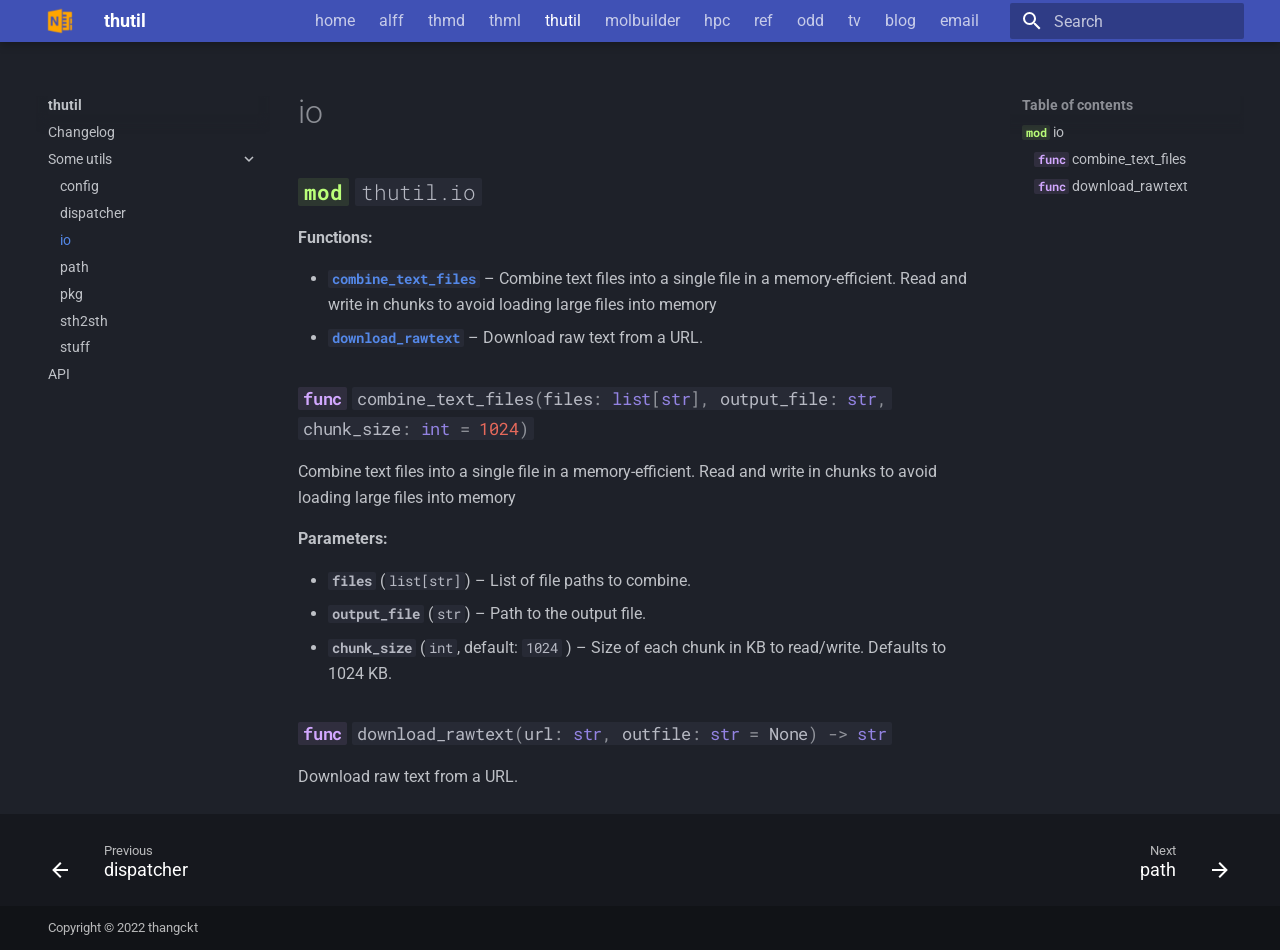
<file: io/index.html>
<!doctype html>
<html lang="en" class="no-js">
  <head>
    
      <meta charset="utf-8">
      <meta name="viewport" content="width=device-width,initial-scale=1">
      
      
        <meta name="author" content="C.Thang Nguyen">
      
      
      
        <link rel="prev" href="../dispatcher/">
      
      
        <link rel="next" href="../path/">
      
      
      <link rel="icon" href="../1images/one-note-128-o.png">
      <meta name="generator" content="mkdocs-1.6.1, mkdocs-material-9.6.11">
    
    
      
        <title>io - thutil</title>
      
    
    
      <link rel="stylesheet" href="../assets/stylesheets/main.92ba64da.min.css">
      
        
        <link rel="stylesheet" href="../assets/stylesheets/palette.06af60db.min.css">
      
      


    
    
      
    
    
      
        
        
        <link rel="preconnect" href="https://fonts.gstatic.com" crossorigin>
        <link rel="stylesheet" href="https://fonts.googleapis.com/css?family=Roboto:300,300i,400,400i,700,700i%7CRoboto+Mono:400,400i,700,700i&display=fallback">
        <style>:root{--md-text-font:"Roboto";--md-code-font:"Roboto Mono"}</style>
      
    
    
      <link rel="stylesheet" href="../assets/_mkdocstrings.css">
    
      <link rel="stylesheet" href="../_extra_theme/extra_css/full_width.css">
    
      <link rel="stylesheet" href="../_extra_theme/extra_css/font_size.css">
    
    <script>__md_scope=new URL("..",location),__md_hash=e=>[...e].reduce(((e,_)=>(e<<5)-e+_.charCodeAt(0)),0),__md_get=(e,_=localStorage,t=__md_scope)=>JSON.parse(_.getItem(t.pathname+"."+e)),__md_set=(e,_,t=localStorage,a=__md_scope)=>{try{t.setItem(a.pathname+"."+e,JSON.stringify(_))}catch(e){}}</script>
    
      
  


  
  

<script id="__analytics">function __md_analytics(){function e(){dataLayer.push(arguments)}window.dataLayer=window.dataLayer||[],e("js",new Date),e("config","G-QM7DWGY7ZT"),document.addEventListener("DOMContentLoaded",(function(){document.forms.search&&document.forms.search.query.addEventListener("blur",(function(){this.value&&e("event","search",{search_term:this.value})}));document$.subscribe((function(){var t=document.forms.feedback;if(void 0!==t)for(var a of t.querySelectorAll("[type=submit]"))a.addEventListener("click",(function(a){a.preventDefault();var n=document.location.pathname,d=this.getAttribute("data-md-value");e("event","feedback",{page:n,data:d}),t.firstElementChild.disabled=!0;var r=t.querySelector(".md-feedback__note [data-md-value='"+d+"']");r&&(r.hidden=!1)})),t.hidden=!1})),location$.subscribe((function(t){e("config","G-QM7DWGY7ZT",{page_path:t.pathname})}))}));var t=document.createElement("script");t.async=!0,t.src="https://www.googletagmanager.com/gtag/js?id=G-QM7DWGY7ZT",document.getElementById("__analytics").insertAdjacentElement("afterEnd",t)}</script>
  
    <script>"undefined"!=typeof __md_analytics&&__md_analytics()</script>
  

    
    
    
  </head>
  
  
    
    
    
    
    
    <body dir="ltr" data-md-color-scheme="slate" data-md-color-primary="indigo" data-md-color-accent="indigo">
  
    
    <input class="md-toggle" data-md-toggle="drawer" type="checkbox" id="__drawer" autocomplete="off">
    <input class="md-toggle" data-md-toggle="search" type="checkbox" id="__search" autocomplete="off">
    <label class="md-overlay" for="__drawer"></label>
    <div data-md-component="skip">
      
        
        <a href="#thutil.io" class="md-skip">
          Skip to content
        </a>
      
    </div>
    <div data-md-component="announce">
      
    </div>
    
    
      

  

<header class="md-header md-header--shadow md-header--lifted" data-md-component="header">
  <nav class="md-header__inner md-grid" aria-label="Header">
    <a href=".." title="thutil" class="md-header__button md-logo" aria-label="thutil" data-md-component="logo">
      
  <img src="../1images/one-note-128-o.png" alt="logo">

    </a>
    <label class="md-header__button md-icon" for="__drawer">
      
      <svg xmlns="http://www.w3.org/2000/svg" viewBox="0 0 24 24"><path d="M3 6h18v2H3zm0 5h18v2H3zm0 5h18v2H3z"/></svg>
    </label>
    <div class="md-header__title" data-md-component="header-title">
      <div class="md-header__ellipsis">
        <div class="md-header__topic">
          <span class="md-ellipsis">
            thutil
          </span>
        </div>
        <div class="md-header__topic" data-md-component="header-topic">
          <span class="md-ellipsis">
            
              io
            
          </span>
        </div>
      </div>
    </div>
      
        
<nav class="md-tabs" aria-label="Tabs" data-md-component="tabs">
  <div class="md-grid">
    <ul class="md-tabs__list">
      
        
  
  
  
  
    <li class="md-tabs__item">
      <a href="http://thangckt.github.io" class="md-tabs__link">
        
  
  
    
  
  home

      </a>
    </li>
  

      
        
  
  
  
  
    <li class="md-tabs__item">
      <a href="http://thangckt.github.io/alff_doc" class="md-tabs__link">
        
  
  
    
  
  alff

      </a>
    </li>
  

      
        
  
  
  
  
    <li class="md-tabs__item">
      <a href="http://thangckt.github.io/thmd_doc" class="md-tabs__link">
        
  
  
    
  
  thmd

      </a>
    </li>
  

      
        
  
  
  
  
    <li class="md-tabs__item">
      <a href="http://thangckt.github.io/thml_doc" class="md-tabs__link">
        
  
  
    
  
  thml

      </a>
    </li>
  

      
        
  
  
  
    
  
  
    
    
      <li class="md-tabs__item md-tabs__item--active">
        <a href=".." class="md-tabs__link">
          
  
  
    
  
  thutil

        </a>
      </li>
    
  

      
        
  
  
  
  
    <li class="md-tabs__item">
      <a href="http://thangckt.github.io/molbuilder" class="md-tabs__link">
        
  
  
    
  
  molbuilder

      </a>
    </li>
  

      
        
  
  
  
  
    <li class="md-tabs__item">
      <a href="http://thangckt.github.io/cluster" class="md-tabs__link">
        
  
  
    
  
  hpc

      </a>
    </li>
  

      
        
  
  
  
  
    <li class="md-tabs__item">
      <a href="http://thangckt.github.io/ref" class="md-tabs__link">
        
  
  
    
  
  ref

      </a>
    </li>
  

      
        
  
  
  
  
    <li class="md-tabs__item">
      <a href="http://thangckt.github.io/odd" class="md-tabs__link">
        
  
  
    
  
  odd

      </a>
    </li>
  

      
        
  
  
  
  
    <li class="md-tabs__item">
      <a href="http://thangckt.github.io/tv" class="md-tabs__link">
        
  
  
    
  
  tv

      </a>
    </li>
  

      
        
  
  
  
  
    <li class="md-tabs__item">
      <a href="http://thangckt.github.io/blog" class="md-tabs__link">
        
  
  
    
  
  blog

      </a>
    </li>
  

      
        
  
  
  
  
    <li class="md-tabs__item">
      <a href="http://thangckt.github.io/email" class="md-tabs__link">
        
  
  
    
  
  email

      </a>
    </li>
  

      
    </ul>
  </div>
</nav>
      
    
      
    
    
    
    
      
      
        <label class="md-header__button md-icon" for="__search">
          
          <svg xmlns="http://www.w3.org/2000/svg" viewBox="0 0 24 24"><path d="M9.5 3A6.5 6.5 0 0 1 16 9.5c0 1.61-.59 3.09-1.56 4.23l.27.27h.79l5 5-1.5 1.5-5-5v-.79l-.27-.27A6.52 6.52 0 0 1 9.5 16 6.5 6.5 0 0 1 3 9.5 6.5 6.5 0 0 1 9.5 3m0 2C7 5 5 7 5 9.5S7 14 9.5 14 14 12 14 9.5 12 5 9.5 5"/></svg>
        </label>
        <div class="md-search" data-md-component="search" role="dialog">
  <label class="md-search__overlay" for="__search"></label>
  <div class="md-search__inner" role="search">
    <form class="md-search__form" name="search">
      <input type="text" class="md-search__input" name="query" aria-label="Search" placeholder="Search" autocapitalize="off" autocorrect="off" autocomplete="off" spellcheck="false" data-md-component="search-query" required>
      <label class="md-search__icon md-icon" for="__search">
        
        <svg xmlns="http://www.w3.org/2000/svg" viewBox="0 0 24 24"><path d="M9.5 3A6.5 6.5 0 0 1 16 9.5c0 1.61-.59 3.09-1.56 4.23l.27.27h.79l5 5-1.5 1.5-5-5v-.79l-.27-.27A6.52 6.52 0 0 1 9.5 16 6.5 6.5 0 0 1 3 9.5 6.5 6.5 0 0 1 9.5 3m0 2C7 5 5 7 5 9.5S7 14 9.5 14 14 12 14 9.5 12 5 9.5 5"/></svg>
        
        <svg xmlns="http://www.w3.org/2000/svg" viewBox="0 0 24 24"><path d="M20 11v2H8l5.5 5.5-1.42 1.42L4.16 12l7.92-7.92L13.5 5.5 8 11z"/></svg>
      </label>
      <nav class="md-search__options" aria-label="Search">
        
        <button type="reset" class="md-search__icon md-icon" title="Clear" aria-label="Clear" tabindex="-1">
          
          <svg xmlns="http://www.w3.org/2000/svg" viewBox="0 0 24 24"><path d="M19 6.41 17.59 5 12 10.59 6.41 5 5 6.41 10.59 12 5 17.59 6.41 19 12 13.41 17.59 19 19 17.59 13.41 12z"/></svg>
        </button>
      </nav>
      
        <div class="md-search__suggest" data-md-component="search-suggest"></div>
      
    </form>
    <div class="md-search__output">
      <div class="md-search__scrollwrap" tabindex="0" data-md-scrollfix>
        <div class="md-search-result" data-md-component="search-result">
          <div class="md-search-result__meta">
            Initializing search
          </div>
          <ol class="md-search-result__list" role="presentation"></ol>
        </div>
      </div>
    </div>
  </div>
</div>
      
    
    
  </nav>
  
</header>
    
    <div class="md-container" data-md-component="container">
      
      
      
      
      <main class="md-main" data-md-component="main">
        <div class="md-main__inner md-grid">
          
            
              
              <div class="md-sidebar md-sidebar--primary" data-md-component="sidebar" data-md-type="navigation" >
                <div class="md-sidebar__scrollwrap">
                  <div class="md-sidebar__inner">
                    


  


<nav class="md-nav md-nav--primary md-nav--lifted" aria-label="Navigation" data-md-level="0">
  <label class="md-nav__title" for="__drawer">
    <a href=".." title="thutil" class="md-nav__button md-logo" aria-label="thutil" data-md-component="logo">
      
  <img src="../1images/one-note-128-o.png" alt="logo">

    </a>
    thutil
  </label>
  
  <ul class="md-nav__list" data-md-scrollfix>
    
      
      
  
  
  
  
    <li class="md-nav__item">
      <a href="http://thangckt.github.io" class="md-nav__link">
        
  
  
  <span class="md-ellipsis">
    home
    
  </span>
  

      </a>
    </li>
  

    
      
      
  
  
  
  
    <li class="md-nav__item">
      <a href="http://thangckt.github.io/alff_doc" class="md-nav__link">
        
  
  
  <span class="md-ellipsis">
    alff
    
  </span>
  

      </a>
    </li>
  

    
      
      
  
  
  
  
    <li class="md-nav__item">
      <a href="http://thangckt.github.io/thmd_doc" class="md-nav__link">
        
  
  
  <span class="md-ellipsis">
    thmd
    
  </span>
  

      </a>
    </li>
  

    
      
      
  
  
  
  
    <li class="md-nav__item">
      <a href="http://thangckt.github.io/thml_doc" class="md-nav__link">
        
  
  
  <span class="md-ellipsis">
    thml
    
  </span>
  

      </a>
    </li>
  

    
      
      
  
  
    
  
  
  
    
    
      
        
          
        
      
        
      
        
      
        
      
    
    
    
      
        
        
      
      
    
    
    <li class="md-nav__item md-nav__item--active md-nav__item--section md-nav__item--nested">
      
        
        
        <input class="md-nav__toggle md-toggle " type="checkbox" id="__nav_5" checked>
        
          
          <div class="md-nav__link md-nav__container">
            <a href=".." class="md-nav__link ">
              
  
  
  <span class="md-ellipsis">
    thutil
    
  </span>
  

            </a>
            
              
              <label class="md-nav__link " for="__nav_5" id="__nav_5_label" tabindex="">
                <span class="md-nav__icon md-icon"></span>
              </label>
            
          </div>
        
        <nav class="md-nav" data-md-level="1" aria-labelledby="__nav_5_label" aria-expanded="true">
          <label class="md-nav__title" for="__nav_5">
            <span class="md-nav__icon md-icon"></span>
            thutil
          </label>
          <ul class="md-nav__list" data-md-scrollfix>
            
              
            
              
                
  
  
  
  
    <li class="md-nav__item">
      <a href="../CHANGELOG.md" class="md-nav__link">
        
  
  
  <span class="md-ellipsis">
    Changelog
    
  </span>
  

      </a>
    </li>
  

              
            
              
                
  
  
    
  
  
  
    
    
      
        
      
        
      
        
      
        
      
        
      
        
      
        
      
    
    
    
      
      
    
    
    <li class="md-nav__item md-nav__item--active md-nav__item--nested">
      
        
        
        <input class="md-nav__toggle md-toggle " type="checkbox" id="__nav_5_3" checked>
        
          
          <label class="md-nav__link" for="__nav_5_3" id="__nav_5_3_label" tabindex="0">
            
  
  
  <span class="md-ellipsis">
    Some utils
    
  </span>
  

            <span class="md-nav__icon md-icon"></span>
          </label>
        
        <nav class="md-nav" data-md-level="2" aria-labelledby="__nav_5_3_label" aria-expanded="true">
          <label class="md-nav__title" for="__nav_5_3">
            <span class="md-nav__icon md-icon"></span>
            Some utils
          </label>
          <ul class="md-nav__list" data-md-scrollfix>
            
              
                
  
  
  
  
    <li class="md-nav__item">
      <a href="../config/" class="md-nav__link">
        
  
  
  <span class="md-ellipsis">
    config
    
  </span>
  

      </a>
    </li>
  

              
            
              
                
  
  
  
  
    <li class="md-nav__item">
      <a href="../dispatcher/" class="md-nav__link">
        
  
  
  <span class="md-ellipsis">
    dispatcher
    
  </span>
  

      </a>
    </li>
  

              
            
              
                
  
  
    
  
  
  
    <li class="md-nav__item md-nav__item--active">
      
      <input class="md-nav__toggle md-toggle" type="checkbox" id="__toc">
      
      
      
        <label class="md-nav__link md-nav__link--active" for="__toc">
          
  
  
  <span class="md-ellipsis">
    io
    
  </span>
  

          <span class="md-nav__icon md-icon"></span>
        </label>
      
      <a href="./" class="md-nav__link md-nav__link--active">
        
  
  
  <span class="md-ellipsis">
    io
    
  </span>
  

      </a>
      
        

<nav class="md-nav md-nav--secondary" aria-label="Table of contents">
  
  
  
  
    <label class="md-nav__title" for="__toc">
      <span class="md-nav__icon md-icon"></span>
      Table of contents
    </label>
    <ul class="md-nav__list" data-md-component="toc" data-md-scrollfix>
      
        <li class="md-nav__item">
  <a href="#thutil.io" class="md-nav__link">
    <span class="md-ellipsis">
      <code class="doc-symbol doc-symbol-toc doc-symbol-module"></code>&nbsp;io
    </span>
  </a>
  
    <nav class="md-nav" aria-label=" io">
      <ul class="md-nav__list">
        
          <li class="md-nav__item">
  <a href="#thutil.io.combine_text_files" class="md-nav__link">
    <span class="md-ellipsis">
      <code class="doc-symbol doc-symbol-toc doc-symbol-function"></code>&nbsp;combine_text_files
    </span>
  </a>
  
</li>
        
          <li class="md-nav__item">
  <a href="#thutil.io.download_rawtext" class="md-nav__link">
    <span class="md-ellipsis">
      <code class="doc-symbol doc-symbol-toc doc-symbol-function"></code>&nbsp;download_rawtext
    </span>
  </a>
  
</li>
        
      </ul>
    </nav>
  
</li>
      
    </ul>
  
</nav>
      
    </li>
  

              
            
              
                
  
  
  
  
    <li class="md-nav__item">
      <a href="../path/" class="md-nav__link">
        
  
  
  <span class="md-ellipsis">
    path
    
  </span>
  

      </a>
    </li>
  

              
            
              
                
  
  
  
  
    <li class="md-nav__item">
      <a href="../pkg/" class="md-nav__link">
        
  
  
  <span class="md-ellipsis">
    pkg
    
  </span>
  

      </a>
    </li>
  

              
            
              
                
  
  
  
  
    <li class="md-nav__item">
      <a href="../sth2sth/" class="md-nav__link">
        
  
  
  <span class="md-ellipsis">
    sth2sth
    
  </span>
  

      </a>
    </li>
  

              
            
              
                
  
  
  
  
    <li class="md-nav__item">
      <a href="../stuff/" class="md-nav__link">
        
  
  
  <span class="md-ellipsis">
    stuff
    
  </span>
  

      </a>
    </li>
  

              
            
          </ul>
        </nav>
      
    </li>
  

              
            
              
                
  
  
  
  
    <li class="md-nav__item">
      <a href="../api/" class="md-nav__link">
        
  
  
  <span class="md-ellipsis">
    API
    
  </span>
  

      </a>
    </li>
  

              
            
          </ul>
        </nav>
      
    </li>
  

    
      
      
  
  
  
  
    <li class="md-nav__item">
      <a href="http://thangckt.github.io/molbuilder" class="md-nav__link">
        
  
  
  <span class="md-ellipsis">
    molbuilder
    
  </span>
  

      </a>
    </li>
  

    
      
      
  
  
  
  
    <li class="md-nav__item">
      <a href="http://thangckt.github.io/cluster" class="md-nav__link">
        
  
  
  <span class="md-ellipsis">
    hpc
    
  </span>
  

      </a>
    </li>
  

    
      
      
  
  
  
  
    <li class="md-nav__item">
      <a href="http://thangckt.github.io/ref" class="md-nav__link">
        
  
  
  <span class="md-ellipsis">
    ref
    
  </span>
  

      </a>
    </li>
  

    
      
      
  
  
  
  
    <li class="md-nav__item">
      <a href="http://thangckt.github.io/odd" class="md-nav__link">
        
  
  
  <span class="md-ellipsis">
    odd
    
  </span>
  

      </a>
    </li>
  

    
      
      
  
  
  
  
    <li class="md-nav__item">
      <a href="http://thangckt.github.io/tv" class="md-nav__link">
        
  
  
  <span class="md-ellipsis">
    tv
    
  </span>
  

      </a>
    </li>
  

    
      
      
  
  
  
  
    <li class="md-nav__item">
      <a href="http://thangckt.github.io/blog" class="md-nav__link">
        
  
  
  <span class="md-ellipsis">
    blog
    
  </span>
  

      </a>
    </li>
  

    
      
      
  
  
  
  
    <li class="md-nav__item">
      <a href="http://thangckt.github.io/email" class="md-nav__link">
        
  
  
  <span class="md-ellipsis">
    email
    
  </span>
  

      </a>
    </li>
  

    
  </ul>
</nav>
                  </div>
                </div>
              </div>
            
            
              
              <div class="md-sidebar md-sidebar--secondary" data-md-component="sidebar" data-md-type="toc" >
                <div class="md-sidebar__scrollwrap">
                  <div class="md-sidebar__inner">
                    

<nav class="md-nav md-nav--secondary" aria-label="Table of contents">
  
  
  
  
    <label class="md-nav__title" for="__toc">
      <span class="md-nav__icon md-icon"></span>
      Table of contents
    </label>
    <ul class="md-nav__list" data-md-component="toc" data-md-scrollfix>
      
        <li class="md-nav__item">
  <a href="#thutil.io" class="md-nav__link">
    <span class="md-ellipsis">
      <code class="doc-symbol doc-symbol-toc doc-symbol-module"></code>&nbsp;io
    </span>
  </a>
  
    <nav class="md-nav" aria-label=" io">
      <ul class="md-nav__list">
        
          <li class="md-nav__item">
  <a href="#thutil.io.combine_text_files" class="md-nav__link">
    <span class="md-ellipsis">
      <code class="doc-symbol doc-symbol-toc doc-symbol-function"></code>&nbsp;combine_text_files
    </span>
  </a>
  
</li>
        
          <li class="md-nav__item">
  <a href="#thutil.io.download_rawtext" class="md-nav__link">
    <span class="md-ellipsis">
      <code class="doc-symbol doc-symbol-toc doc-symbol-function"></code>&nbsp;download_rawtext
    </span>
  </a>
  
</li>
        
      </ul>
    </nav>
  
</li>
      
    </ul>
  
</nav>
                  </div>
                </div>
              </div>
            
          
          
            <div class="md-content" data-md-component="content">
              <article class="md-content__inner md-typeset">
                
                  



  <h1>io</h1>

<div class="doc doc-object doc-module">



<h2 id="thutil.io" class="doc doc-heading">
<code class="doc-symbol doc-symbol-heading doc-symbol-module"></code>            <code>thutil.io</code>


<a href="#thutil.io" class="headerlink" title="Permanent link">&para;</a></h2>

    <div class="doc doc-contents first">










<p><span class="doc-section-title">Functions:</span></p>
    <ul>
          <li class="doc-section-item field-body">
            <b><code><a class="autorefs autorefs-internal" title="            combine_text_files(files: list[str], output_file: str, chunk_size: int = 1024) (thutil.io.combine_text_files)" href="../api/#thutil.io.combine_text_files">combine_text_files</a></code></b>
            –
            <div class="doc-md-description">
              <p>Combine text files into a single file in a memory-efficient. Read and write in chunks to avoid loading large files into memory</p>
            </div>
          </li>
          <li class="doc-section-item field-body">
            <b><code><a class="autorefs autorefs-internal" title="            download_rawtext(url: str, outfile: str = None) -> str (thutil.io.download_rawtext)" href="../api/#thutil.io.download_rawtext">download_rawtext</a></code></b>
            –
            <div class="doc-md-description">
              <p>Download raw text from a URL.</p>
            </div>
          </li>
    </ul>





  <div class="doc doc-children">









<div class="doc doc-object doc-function">


<h3 id="thutil.io.combine_text_files" class="doc doc-heading">
<code class="doc-symbol doc-symbol-heading doc-symbol-function"></code>            <code class="highlight language-python"><span class="n">combine_text_files</span><span class="p">(</span><span class="n">files</span><span class="p">:</span> <span class="nb">list</span><span class="p">[</span><span class="nb">str</span><span class="p">],</span> <span class="n">output_file</span><span class="p">:</span> <span class="nb">str</span><span class="p">,</span> <span class="n">chunk_size</span><span class="p">:</span> <span class="nb">int</span> <span class="o">=</span> <span class="mi">1024</span><span class="p">)</span></code>

<a href="#thutil.io.combine_text_files" class="headerlink" title="Permanent link">&para;</a></h3>


    <div class="doc doc-contents ">

        <p>Combine text files into a single file in a memory-efficient. Read and write in chunks to avoid loading large files into memory</p>


<p><span class="doc-section-title">Parameters:</span></p>
    <ul>
        <li class="doc-section-item field-body">
            <b><code>files</code></b>
              (<code><span title="list">list</span>[<span title="str">str</span>]</code>)
          –
          <div class="doc-md-description">
            <p>List of file paths to combine.</p>
          </div>
        </li>
        <li class="doc-section-item field-body">
            <b><code>output_file</code></b>
              (<code><span title="str">str</span></code>)
          –
          <div class="doc-md-description">
            <p>Path to the output file.</p>
          </div>
        </li>
        <li class="doc-section-item field-body">
            <b><code>chunk_size</code></b>
              (<code><span title="int">int</span></code>, default:
                  <code>1024</code>
)
          –
          <div class="doc-md-description">
            <p>Size of each chunk in KB to read/write. Defaults to 1024 KB.</p>
          </div>
        </li>
    </ul>


    </div>

</div>

<div class="doc doc-object doc-function">


<h3 id="thutil.io.download_rawtext" class="doc doc-heading">
<code class="doc-symbol doc-symbol-heading doc-symbol-function"></code>            <code class="highlight language-python"><span class="n">download_rawtext</span><span class="p">(</span><span class="n">url</span><span class="p">:</span> <span class="nb">str</span><span class="p">,</span> <span class="n">outfile</span><span class="p">:</span> <span class="nb">str</span> <span class="o">=</span> <span class="kc">None</span><span class="p">)</span> <span class="o">-&gt;</span> <span class="nb">str</span></code>

<a href="#thutil.io.download_rawtext" class="headerlink" title="Permanent link">&para;</a></h3>


    <div class="doc doc-contents ">

        <p>Download raw text from a URL.</p>


    </div>

</div>



  </div>

    </div>

</div>









  




                
              </article>
            </div>
          
          
<script>var target=document.getElementById(location.hash.slice(1));target&&target.name&&(target.checked=target.name.startsWith("__tabbed_"))</script>
        </div>
        
          <button type="button" class="md-top md-icon" data-md-component="top" hidden>
  
  <svg xmlns="http://www.w3.org/2000/svg" viewBox="0 0 24 24"><path d="M13 20h-2V8l-5.5 5.5-1.42-1.42L12 4.16l7.92 7.92-1.42 1.42L13 8z"/></svg>
  Back to top
</button>
        
      </main>
      
        <footer class="md-footer">
  
    
      
      <nav class="md-footer__inner md-grid" aria-label="Footer" >
        
          
          <a href="../dispatcher/" class="md-footer__link md-footer__link--prev" aria-label="Previous: dispatcher">
            <div class="md-footer__button md-icon">
              
              <svg xmlns="http://www.w3.org/2000/svg" viewBox="0 0 24 24"><path d="M20 11v2H8l5.5 5.5-1.42 1.42L4.16 12l7.92-7.92L13.5 5.5 8 11z"/></svg>
            </div>
            <div class="md-footer__title">
              <span class="md-footer__direction">
                Previous
              </span>
              <div class="md-ellipsis">
                dispatcher
              </div>
            </div>
          </a>
        
        
          
          <a href="../path/" class="md-footer__link md-footer__link--next" aria-label="Next: path">
            <div class="md-footer__title">
              <span class="md-footer__direction">
                Next
              </span>
              <div class="md-ellipsis">
                path
              </div>
            </div>
            <div class="md-footer__button md-icon">
              
              <svg xmlns="http://www.w3.org/2000/svg" viewBox="0 0 24 24"><path d="M4 11v2h12l-5.5 5.5 1.42 1.42L19.84 12l-7.92-7.92L10.5 5.5 16 11z"/></svg>
            </div>
          </a>
        
      </nav>
    
  
  <div class="md-footer-meta md-typeset">
    <div class="md-footer-meta__inner md-grid">
      <div class="md-copyright">
  
    <div class="md-copyright__highlight">
      Copyright &copy; 2022 <a href="https://thangckt.github.io">thangckt</a>
    </div>
  
  
</div>
      
    </div>
  </div>
</footer>
      
    </div>
    <div class="md-dialog" data-md-component="dialog">
      <div class="md-dialog__inner md-typeset"></div>
    </div>
    
    
    
      
      <script id="__config" type="application/json">{"base": "..", "features": ["content.code.annotate", "navigation.expand", "navigation.indexes", "navigation.tracking", "navigation.top", "search.suggest", "toc.follow", "navigation.tabs", "navigation.tabs.sticky", "navigation.tabs.header", "navigation.footer"], "search": "../assets/javascripts/workers/search.f8cc74c7.min.js", "tags": null, "translations": {"clipboard.copied": "Copied to clipboard", "clipboard.copy": "Copy to clipboard", "search.result.more.one": "1 more on this page", "search.result.more.other": "# more on this page", "search.result.none": "No matching documents", "search.result.one": "1 matching document", "search.result.other": "# matching documents", "search.result.placeholder": "Type to start searching", "search.result.term.missing": "Missing", "select.version": "Select version"}, "version": null}</script>
    
    
      <script src="../assets/javascripts/bundle.bd1079be.min.js"></script>
      
        <script src="../1thang_js/gas_ip_logger.js"></script>
      
    
  </body>
</html>
</file>
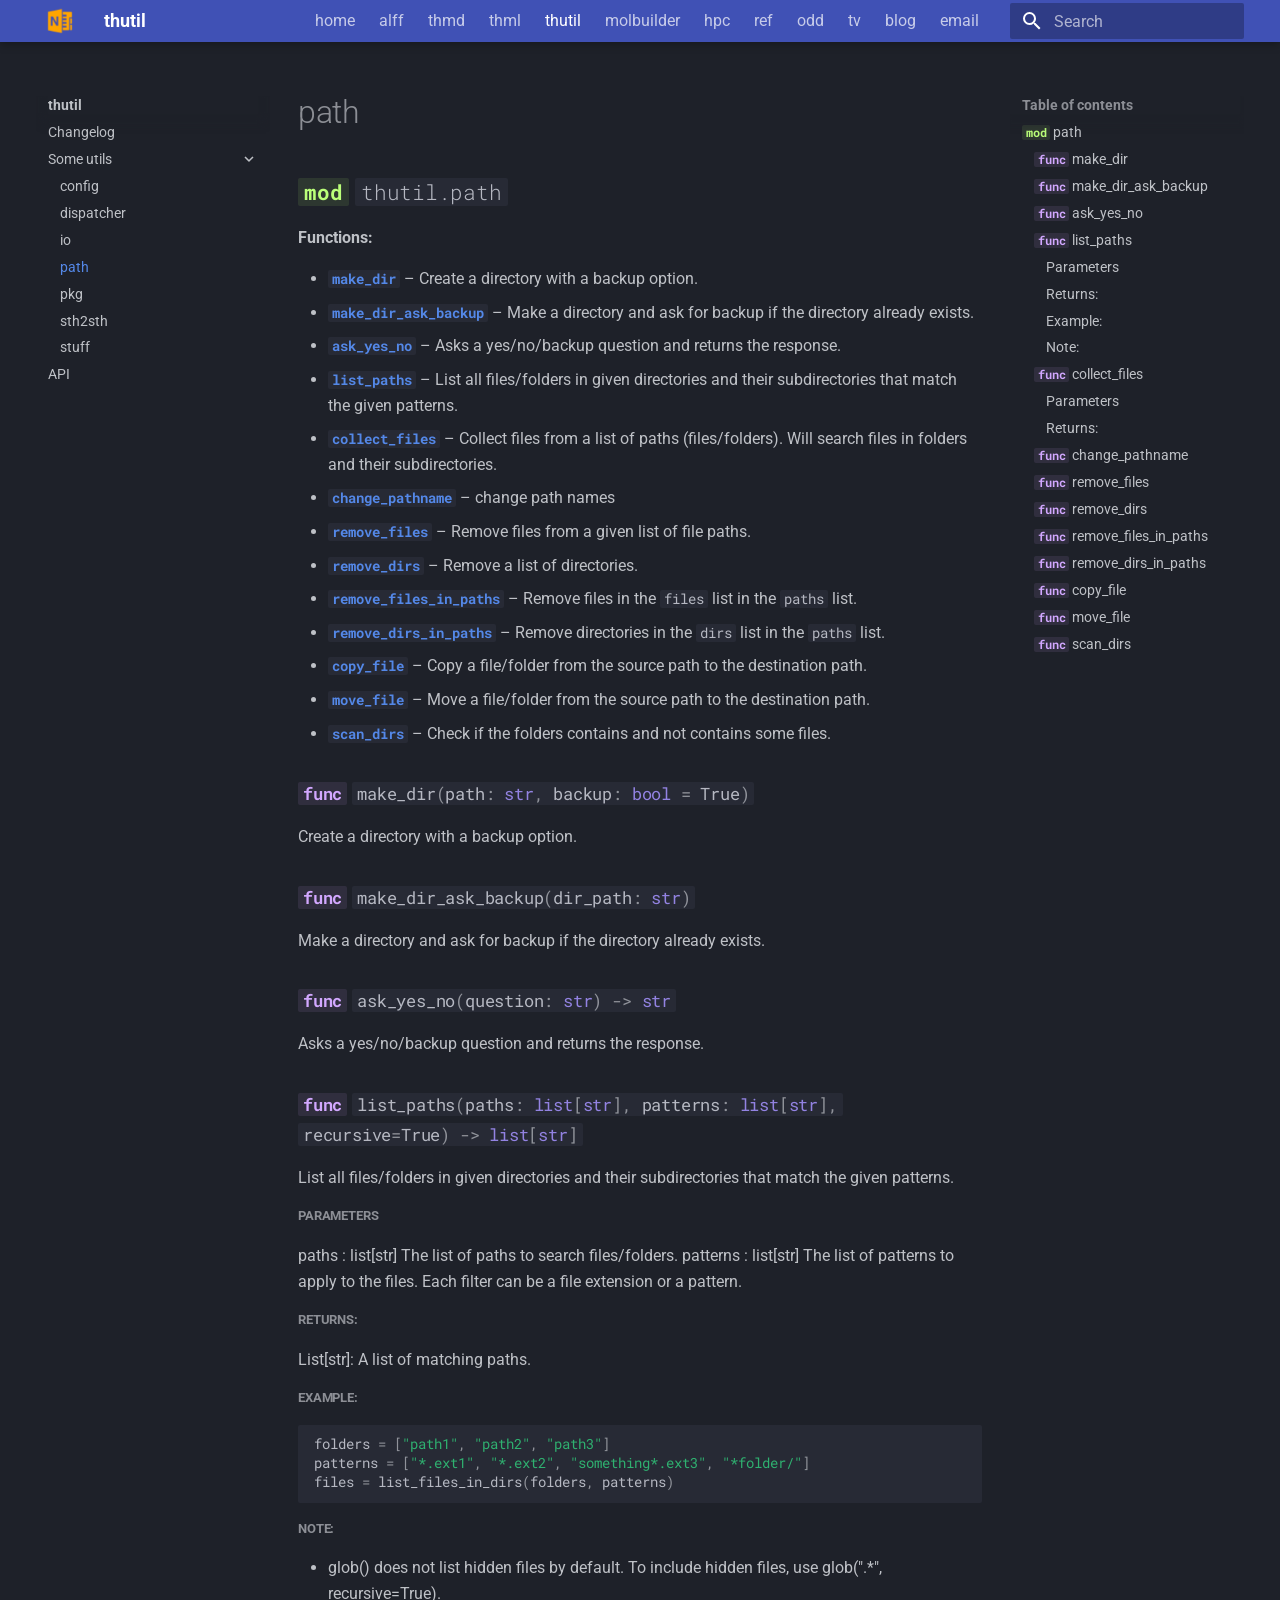
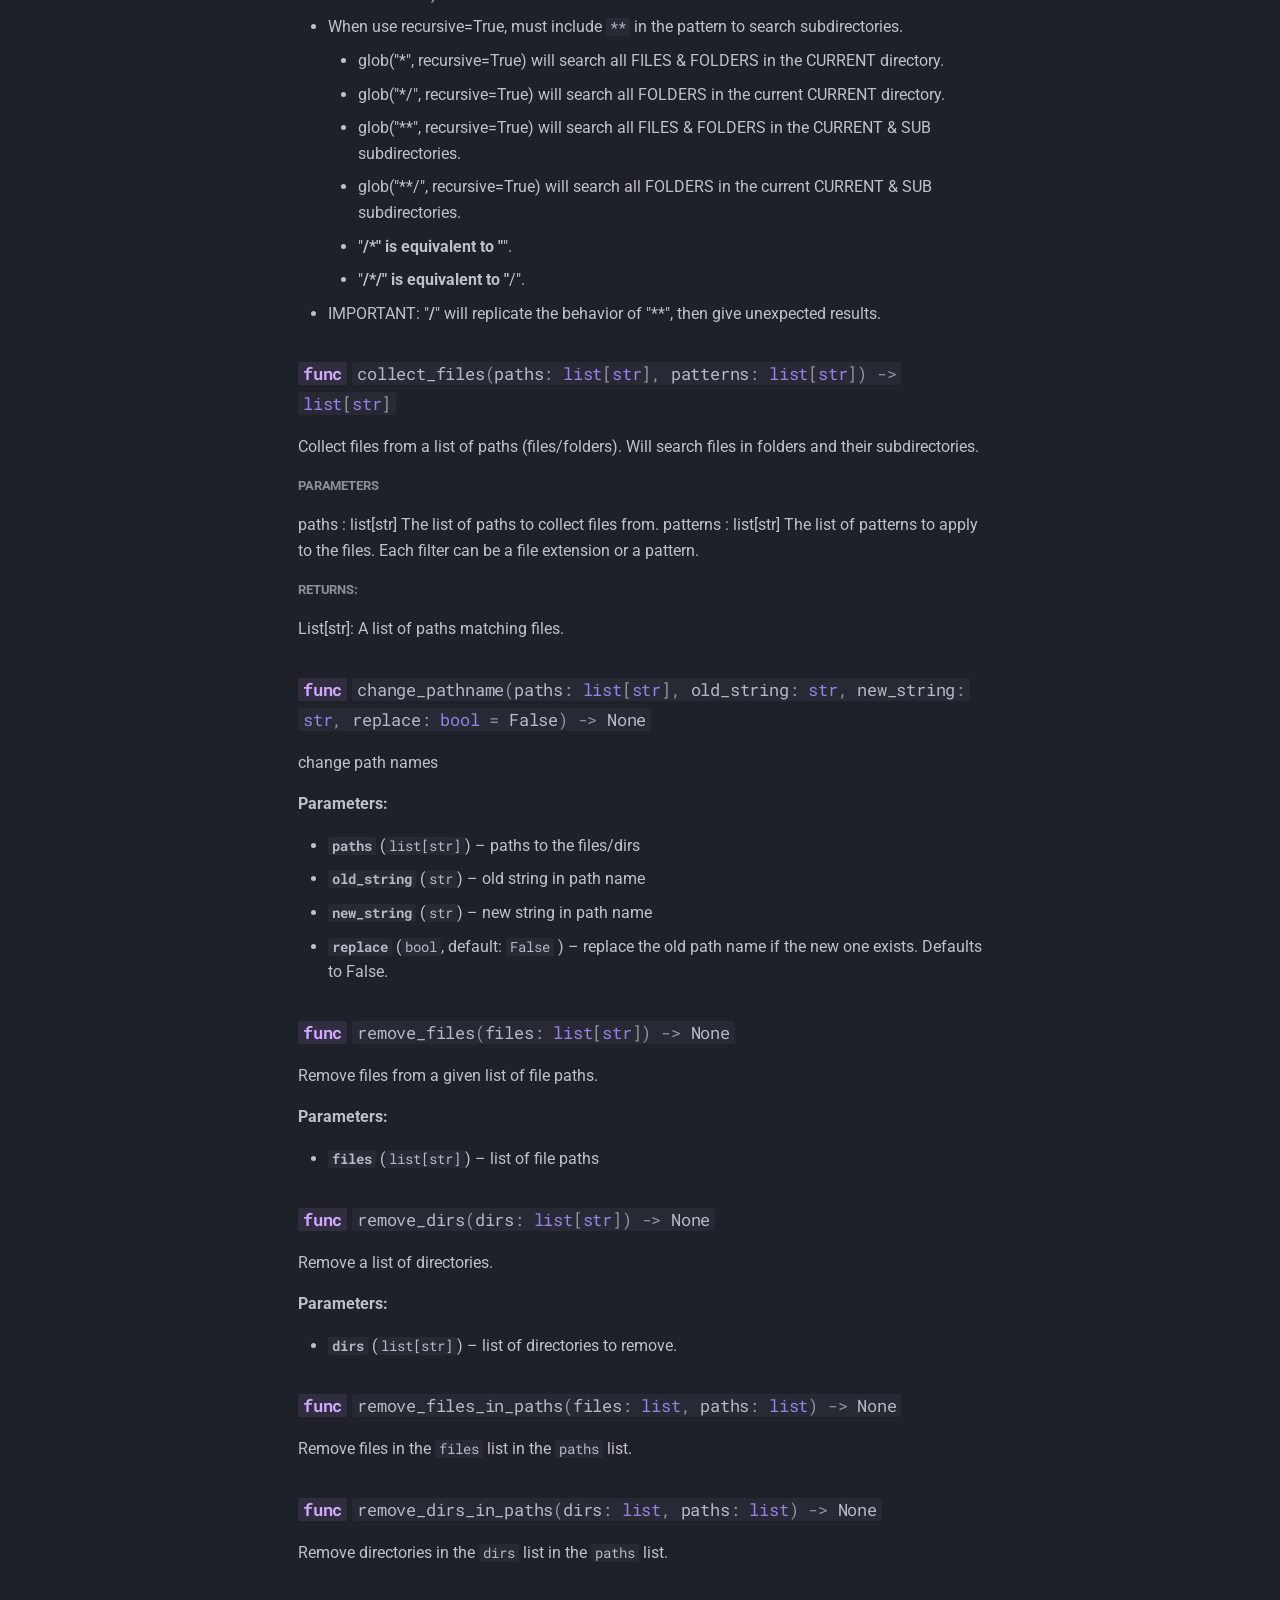
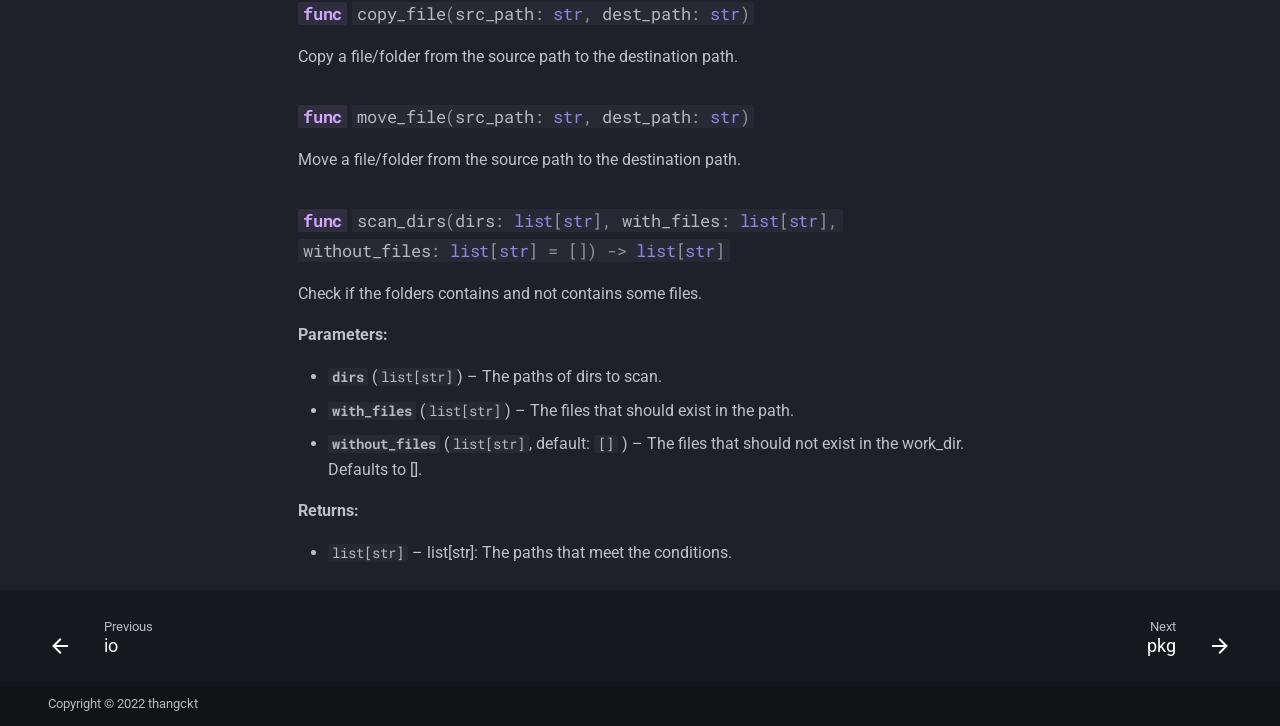
<file: path/index.html>
<!doctype html>
<html lang="en" class="no-js">
  <head>
    
      <meta charset="utf-8">
      <meta name="viewport" content="width=device-width,initial-scale=1">
      
      
        <meta name="author" content="C.Thang Nguyen">
      
      
      
        <link rel="prev" href="../io/">
      
      
        <link rel="next" href="../pkg/">
      
      
      <link rel="icon" href="../1images/one-note-128-o.png">
      <meta name="generator" content="mkdocs-1.6.1, mkdocs-material-9.6.11">
    
    
      
        <title>path - thutil</title>
      
    
    
      <link rel="stylesheet" href="../assets/stylesheets/main.92ba64da.min.css">
      
        
        <link rel="stylesheet" href="../assets/stylesheets/palette.06af60db.min.css">
      
      


    
    
      
    
    
      
        
        
        <link rel="preconnect" href="https://fonts.gstatic.com" crossorigin>
        <link rel="stylesheet" href="https://fonts.googleapis.com/css?family=Roboto:300,300i,400,400i,700,700i%7CRoboto+Mono:400,400i,700,700i&display=fallback">
        <style>:root{--md-text-font:"Roboto";--md-code-font:"Roboto Mono"}</style>
      
    
    
      <link rel="stylesheet" href="../assets/_mkdocstrings.css">
    
      <link rel="stylesheet" href="../_extra_theme/extra_css/full_width.css">
    
      <link rel="stylesheet" href="../_extra_theme/extra_css/font_size.css">
    
    <script>__md_scope=new URL("..",location),__md_hash=e=>[...e].reduce(((e,_)=>(e<<5)-e+_.charCodeAt(0)),0),__md_get=(e,_=localStorage,t=__md_scope)=>JSON.parse(_.getItem(t.pathname+"."+e)),__md_set=(e,_,t=localStorage,a=__md_scope)=>{try{t.setItem(a.pathname+"."+e,JSON.stringify(_))}catch(e){}}</script>
    
      
  


  
  

<script id="__analytics">function __md_analytics(){function e(){dataLayer.push(arguments)}window.dataLayer=window.dataLayer||[],e("js",new Date),e("config","G-QM7DWGY7ZT"),document.addEventListener("DOMContentLoaded",(function(){document.forms.search&&document.forms.search.query.addEventListener("blur",(function(){this.value&&e("event","search",{search_term:this.value})}));document$.subscribe((function(){var t=document.forms.feedback;if(void 0!==t)for(var a of t.querySelectorAll("[type=submit]"))a.addEventListener("click",(function(a){a.preventDefault();var n=document.location.pathname,d=this.getAttribute("data-md-value");e("event","feedback",{page:n,data:d}),t.firstElementChild.disabled=!0;var r=t.querySelector(".md-feedback__note [data-md-value='"+d+"']");r&&(r.hidden=!1)})),t.hidden=!1})),location$.subscribe((function(t){e("config","G-QM7DWGY7ZT",{page_path:t.pathname})}))}));var t=document.createElement("script");t.async=!0,t.src="https://www.googletagmanager.com/gtag/js?id=G-QM7DWGY7ZT",document.getElementById("__analytics").insertAdjacentElement("afterEnd",t)}</script>
  
    <script>"undefined"!=typeof __md_analytics&&__md_analytics()</script>
  

    
    
    
  </head>
  
  
    
    
    
    
    
    <body dir="ltr" data-md-color-scheme="slate" data-md-color-primary="indigo" data-md-color-accent="indigo">
  
    
    <input class="md-toggle" data-md-toggle="drawer" type="checkbox" id="__drawer" autocomplete="off">
    <input class="md-toggle" data-md-toggle="search" type="checkbox" id="__search" autocomplete="off">
    <label class="md-overlay" for="__drawer"></label>
    <div data-md-component="skip">
      
        
        <a href="#thutil.path" class="md-skip">
          Skip to content
        </a>
      
    </div>
    <div data-md-component="announce">
      
    </div>
    
    
      

  

<header class="md-header md-header--shadow md-header--lifted" data-md-component="header">
  <nav class="md-header__inner md-grid" aria-label="Header">
    <a href=".." title="thutil" class="md-header__button md-logo" aria-label="thutil" data-md-component="logo">
      
  <img src="../1images/one-note-128-o.png" alt="logo">

    </a>
    <label class="md-header__button md-icon" for="__drawer">
      
      <svg xmlns="http://www.w3.org/2000/svg" viewBox="0 0 24 24"><path d="M3 6h18v2H3zm0 5h18v2H3zm0 5h18v2H3z"/></svg>
    </label>
    <div class="md-header__title" data-md-component="header-title">
      <div class="md-header__ellipsis">
        <div class="md-header__topic">
          <span class="md-ellipsis">
            thutil
          </span>
        </div>
        <div class="md-header__topic" data-md-component="header-topic">
          <span class="md-ellipsis">
            
              path
            
          </span>
        </div>
      </div>
    </div>
      
        
<nav class="md-tabs" aria-label="Tabs" data-md-component="tabs">
  <div class="md-grid">
    <ul class="md-tabs__list">
      
        
  
  
  
  
    <li class="md-tabs__item">
      <a href="http://thangckt.github.io" class="md-tabs__link">
        
  
  
    
  
  home

      </a>
    </li>
  

      
        
  
  
  
  
    <li class="md-tabs__item">
      <a href="http://thangckt.github.io/alff_doc" class="md-tabs__link">
        
  
  
    
  
  alff

      </a>
    </li>
  

      
        
  
  
  
  
    <li class="md-tabs__item">
      <a href="http://thangckt.github.io/thmd_doc" class="md-tabs__link">
        
  
  
    
  
  thmd

      </a>
    </li>
  

      
        
  
  
  
  
    <li class="md-tabs__item">
      <a href="http://thangckt.github.io/thml_doc" class="md-tabs__link">
        
  
  
    
  
  thml

      </a>
    </li>
  

      
        
  
  
  
    
  
  
    
    
      <li class="md-tabs__item md-tabs__item--active">
        <a href=".." class="md-tabs__link">
          
  
  
    
  
  thutil

        </a>
      </li>
    
  

      
        
  
  
  
  
    <li class="md-tabs__item">
      <a href="http://thangckt.github.io/molbuilder" class="md-tabs__link">
        
  
  
    
  
  molbuilder

      </a>
    </li>
  

      
        
  
  
  
  
    <li class="md-tabs__item">
      <a href="http://thangckt.github.io/cluster" class="md-tabs__link">
        
  
  
    
  
  hpc

      </a>
    </li>
  

      
        
  
  
  
  
    <li class="md-tabs__item">
      <a href="http://thangckt.github.io/ref" class="md-tabs__link">
        
  
  
    
  
  ref

      </a>
    </li>
  

      
        
  
  
  
  
    <li class="md-tabs__item">
      <a href="http://thangckt.github.io/odd" class="md-tabs__link">
        
  
  
    
  
  odd

      </a>
    </li>
  

      
        
  
  
  
  
    <li class="md-tabs__item">
      <a href="http://thangckt.github.io/tv" class="md-tabs__link">
        
  
  
    
  
  tv

      </a>
    </li>
  

      
        
  
  
  
  
    <li class="md-tabs__item">
      <a href="http://thangckt.github.io/blog" class="md-tabs__link">
        
  
  
    
  
  blog

      </a>
    </li>
  

      
        
  
  
  
  
    <li class="md-tabs__item">
      <a href="http://thangckt.github.io/email" class="md-tabs__link">
        
  
  
    
  
  email

      </a>
    </li>
  

      
    </ul>
  </div>
</nav>
      
    
      
    
    
    
    
      
      
        <label class="md-header__button md-icon" for="__search">
          
          <svg xmlns="http://www.w3.org/2000/svg" viewBox="0 0 24 24"><path d="M9.5 3A6.5 6.5 0 0 1 16 9.5c0 1.61-.59 3.09-1.56 4.23l.27.27h.79l5 5-1.5 1.5-5-5v-.79l-.27-.27A6.52 6.52 0 0 1 9.5 16 6.5 6.5 0 0 1 3 9.5 6.5 6.5 0 0 1 9.5 3m0 2C7 5 5 7 5 9.5S7 14 9.5 14 14 12 14 9.5 12 5 9.5 5"/></svg>
        </label>
        <div class="md-search" data-md-component="search" role="dialog">
  <label class="md-search__overlay" for="__search"></label>
  <div class="md-search__inner" role="search">
    <form class="md-search__form" name="search">
      <input type="text" class="md-search__input" name="query" aria-label="Search" placeholder="Search" autocapitalize="off" autocorrect="off" autocomplete="off" spellcheck="false" data-md-component="search-query" required>
      <label class="md-search__icon md-icon" for="__search">
        
        <svg xmlns="http://www.w3.org/2000/svg" viewBox="0 0 24 24"><path d="M9.5 3A6.5 6.5 0 0 1 16 9.5c0 1.61-.59 3.09-1.56 4.23l.27.27h.79l5 5-1.5 1.5-5-5v-.79l-.27-.27A6.52 6.52 0 0 1 9.5 16 6.5 6.5 0 0 1 3 9.5 6.5 6.5 0 0 1 9.5 3m0 2C7 5 5 7 5 9.5S7 14 9.5 14 14 12 14 9.5 12 5 9.5 5"/></svg>
        
        <svg xmlns="http://www.w3.org/2000/svg" viewBox="0 0 24 24"><path d="M20 11v2H8l5.5 5.5-1.42 1.42L4.16 12l7.92-7.92L13.5 5.5 8 11z"/></svg>
      </label>
      <nav class="md-search__options" aria-label="Search">
        
        <button type="reset" class="md-search__icon md-icon" title="Clear" aria-label="Clear" tabindex="-1">
          
          <svg xmlns="http://www.w3.org/2000/svg" viewBox="0 0 24 24"><path d="M19 6.41 17.59 5 12 10.59 6.41 5 5 6.41 10.59 12 5 17.59 6.41 19 12 13.41 17.59 19 19 17.59 13.41 12z"/></svg>
        </button>
      </nav>
      
        <div class="md-search__suggest" data-md-component="search-suggest"></div>
      
    </form>
    <div class="md-search__output">
      <div class="md-search__scrollwrap" tabindex="0" data-md-scrollfix>
        <div class="md-search-result" data-md-component="search-result">
          <div class="md-search-result__meta">
            Initializing search
          </div>
          <ol class="md-search-result__list" role="presentation"></ol>
        </div>
      </div>
    </div>
  </div>
</div>
      
    
    
  </nav>
  
</header>
    
    <div class="md-container" data-md-component="container">
      
      
      
      
      <main class="md-main" data-md-component="main">
        <div class="md-main__inner md-grid">
          
            
              
              <div class="md-sidebar md-sidebar--primary" data-md-component="sidebar" data-md-type="navigation" >
                <div class="md-sidebar__scrollwrap">
                  <div class="md-sidebar__inner">
                    


  


<nav class="md-nav md-nav--primary md-nav--lifted" aria-label="Navigation" data-md-level="0">
  <label class="md-nav__title" for="__drawer">
    <a href=".." title="thutil" class="md-nav__button md-logo" aria-label="thutil" data-md-component="logo">
      
  <img src="../1images/one-note-128-o.png" alt="logo">

    </a>
    thutil
  </label>
  
  <ul class="md-nav__list" data-md-scrollfix>
    
      
      
  
  
  
  
    <li class="md-nav__item">
      <a href="http://thangckt.github.io" class="md-nav__link">
        
  
  
  <span class="md-ellipsis">
    home
    
  </span>
  

      </a>
    </li>
  

    
      
      
  
  
  
  
    <li class="md-nav__item">
      <a href="http://thangckt.github.io/alff_doc" class="md-nav__link">
        
  
  
  <span class="md-ellipsis">
    alff
    
  </span>
  

      </a>
    </li>
  

    
      
      
  
  
  
  
    <li class="md-nav__item">
      <a href="http://thangckt.github.io/thmd_doc" class="md-nav__link">
        
  
  
  <span class="md-ellipsis">
    thmd
    
  </span>
  

      </a>
    </li>
  

    
      
      
  
  
  
  
    <li class="md-nav__item">
      <a href="http://thangckt.github.io/thml_doc" class="md-nav__link">
        
  
  
  <span class="md-ellipsis">
    thml
    
  </span>
  

      </a>
    </li>
  

    
      
      
  
  
    
  
  
  
    
    
      
        
          
        
      
        
      
        
      
        
      
    
    
    
      
        
        
      
      
    
    
    <li class="md-nav__item md-nav__item--active md-nav__item--section md-nav__item--nested">
      
        
        
        <input class="md-nav__toggle md-toggle " type="checkbox" id="__nav_5" checked>
        
          
          <div class="md-nav__link md-nav__container">
            <a href=".." class="md-nav__link ">
              
  
  
  <span class="md-ellipsis">
    thutil
    
  </span>
  

            </a>
            
              
              <label class="md-nav__link " for="__nav_5" id="__nav_5_label" tabindex="">
                <span class="md-nav__icon md-icon"></span>
              </label>
            
          </div>
        
        <nav class="md-nav" data-md-level="1" aria-labelledby="__nav_5_label" aria-expanded="true">
          <label class="md-nav__title" for="__nav_5">
            <span class="md-nav__icon md-icon"></span>
            thutil
          </label>
          <ul class="md-nav__list" data-md-scrollfix>
            
              
            
              
                
  
  
  
  
    <li class="md-nav__item">
      <a href="../CHANGELOG.md" class="md-nav__link">
        
  
  
  <span class="md-ellipsis">
    Changelog
    
  </span>
  

      </a>
    </li>
  

              
            
              
                
  
  
    
  
  
  
    
    
      
        
      
        
      
        
      
        
      
        
      
        
      
        
      
    
    
    
      
      
    
    
    <li class="md-nav__item md-nav__item--active md-nav__item--nested">
      
        
        
        <input class="md-nav__toggle md-toggle " type="checkbox" id="__nav_5_3" checked>
        
          
          <label class="md-nav__link" for="__nav_5_3" id="__nav_5_3_label" tabindex="0">
            
  
  
  <span class="md-ellipsis">
    Some utils
    
  </span>
  

            <span class="md-nav__icon md-icon"></span>
          </label>
        
        <nav class="md-nav" data-md-level="2" aria-labelledby="__nav_5_3_label" aria-expanded="true">
          <label class="md-nav__title" for="__nav_5_3">
            <span class="md-nav__icon md-icon"></span>
            Some utils
          </label>
          <ul class="md-nav__list" data-md-scrollfix>
            
              
                
  
  
  
  
    <li class="md-nav__item">
      <a href="../config/" class="md-nav__link">
        
  
  
  <span class="md-ellipsis">
    config
    
  </span>
  

      </a>
    </li>
  

              
            
              
                
  
  
  
  
    <li class="md-nav__item">
      <a href="../dispatcher/" class="md-nav__link">
        
  
  
  <span class="md-ellipsis">
    dispatcher
    
  </span>
  

      </a>
    </li>
  

              
            
              
                
  
  
  
  
    <li class="md-nav__item">
      <a href="../io/" class="md-nav__link">
        
  
  
  <span class="md-ellipsis">
    io
    
  </span>
  

      </a>
    </li>
  

              
            
              
                
  
  
    
  
  
  
    <li class="md-nav__item md-nav__item--active">
      
      <input class="md-nav__toggle md-toggle" type="checkbox" id="__toc">
      
      
      
        <label class="md-nav__link md-nav__link--active" for="__toc">
          
  
  
  <span class="md-ellipsis">
    path
    
  </span>
  

          <span class="md-nav__icon md-icon"></span>
        </label>
      
      <a href="./" class="md-nav__link md-nav__link--active">
        
  
  
  <span class="md-ellipsis">
    path
    
  </span>
  

      </a>
      
        

<nav class="md-nav md-nav--secondary" aria-label="Table of contents">
  
  
  
  
    <label class="md-nav__title" for="__toc">
      <span class="md-nav__icon md-icon"></span>
      Table of contents
    </label>
    <ul class="md-nav__list" data-md-component="toc" data-md-scrollfix>
      
        <li class="md-nav__item">
  <a href="#thutil.path" class="md-nav__link">
    <span class="md-ellipsis">
      <code class="doc-symbol doc-symbol-toc doc-symbol-module"></code>&nbsp;path
    </span>
  </a>
  
    <nav class="md-nav" aria-label=" path">
      <ul class="md-nav__list">
        
          <li class="md-nav__item">
  <a href="#thutil.path.make_dir" class="md-nav__link">
    <span class="md-ellipsis">
      <code class="doc-symbol doc-symbol-toc doc-symbol-function"></code>&nbsp;make_dir
    </span>
  </a>
  
</li>
        
          <li class="md-nav__item">
  <a href="#thutil.path.make_dir_ask_backup" class="md-nav__link">
    <span class="md-ellipsis">
      <code class="doc-symbol doc-symbol-toc doc-symbol-function"></code>&nbsp;make_dir_ask_backup
    </span>
  </a>
  
</li>
        
          <li class="md-nav__item">
  <a href="#thutil.path.ask_yes_no" class="md-nav__link">
    <span class="md-ellipsis">
      <code class="doc-symbol doc-symbol-toc doc-symbol-function"></code>&nbsp;ask_yes_no
    </span>
  </a>
  
</li>
        
          <li class="md-nav__item">
  <a href="#thutil.path.list_paths" class="md-nav__link">
    <span class="md-ellipsis">
      <code class="doc-symbol doc-symbol-toc doc-symbol-function"></code>&nbsp;list_paths
    </span>
  </a>
  
    <nav class="md-nav" aria-label=" list_paths">
      <ul class="md-nav__list">
        
          <li class="md-nav__item">
  <a href="#thutil.path.list_paths--parameters" class="md-nav__link">
    <span class="md-ellipsis">
      Parameters
    </span>
  </a>
  
</li>
        
          <li class="md-nav__item">
  <a href="#thutil.path.list_paths--returns" class="md-nav__link">
    <span class="md-ellipsis">
      Returns:
    </span>
  </a>
  
</li>
        
          <li class="md-nav__item">
  <a href="#thutil.path.list_paths--example" class="md-nav__link">
    <span class="md-ellipsis">
      Example:
    </span>
  </a>
  
</li>
        
          <li class="md-nav__item">
  <a href="#thutil.path.list_paths--note" class="md-nav__link">
    <span class="md-ellipsis">
      Note:
    </span>
  </a>
  
</li>
        
      </ul>
    </nav>
  
</li>
        
          <li class="md-nav__item">
  <a href="#thutil.path.collect_files" class="md-nav__link">
    <span class="md-ellipsis">
      <code class="doc-symbol doc-symbol-toc doc-symbol-function"></code>&nbsp;collect_files
    </span>
  </a>
  
    <nav class="md-nav" aria-label=" collect_files">
      <ul class="md-nav__list">
        
          <li class="md-nav__item">
  <a href="#thutil.path.collect_files--parameters" class="md-nav__link">
    <span class="md-ellipsis">
      Parameters
    </span>
  </a>
  
</li>
        
          <li class="md-nav__item">
  <a href="#thutil.path.collect_files--returns" class="md-nav__link">
    <span class="md-ellipsis">
      Returns:
    </span>
  </a>
  
</li>
        
      </ul>
    </nav>
  
</li>
        
          <li class="md-nav__item">
  <a href="#thutil.path.change_pathname" class="md-nav__link">
    <span class="md-ellipsis">
      <code class="doc-symbol doc-symbol-toc doc-symbol-function"></code>&nbsp;change_pathname
    </span>
  </a>
  
</li>
        
          <li class="md-nav__item">
  <a href="#thutil.path.remove_files" class="md-nav__link">
    <span class="md-ellipsis">
      <code class="doc-symbol doc-symbol-toc doc-symbol-function"></code>&nbsp;remove_files
    </span>
  </a>
  
</li>
        
          <li class="md-nav__item">
  <a href="#thutil.path.remove_dirs" class="md-nav__link">
    <span class="md-ellipsis">
      <code class="doc-symbol doc-symbol-toc doc-symbol-function"></code>&nbsp;remove_dirs
    </span>
  </a>
  
</li>
        
          <li class="md-nav__item">
  <a href="#thutil.path.remove_files_in_paths" class="md-nav__link">
    <span class="md-ellipsis">
      <code class="doc-symbol doc-symbol-toc doc-symbol-function"></code>&nbsp;remove_files_in_paths
    </span>
  </a>
  
</li>
        
          <li class="md-nav__item">
  <a href="#thutil.path.remove_dirs_in_paths" class="md-nav__link">
    <span class="md-ellipsis">
      <code class="doc-symbol doc-symbol-toc doc-symbol-function"></code>&nbsp;remove_dirs_in_paths
    </span>
  </a>
  
</li>
        
          <li class="md-nav__item">
  <a href="#thutil.path.copy_file" class="md-nav__link">
    <span class="md-ellipsis">
      <code class="doc-symbol doc-symbol-toc doc-symbol-function"></code>&nbsp;copy_file
    </span>
  </a>
  
</li>
        
          <li class="md-nav__item">
  <a href="#thutil.path.move_file" class="md-nav__link">
    <span class="md-ellipsis">
      <code class="doc-symbol doc-symbol-toc doc-symbol-function"></code>&nbsp;move_file
    </span>
  </a>
  
</li>
        
          <li class="md-nav__item">
  <a href="#thutil.path.scan_dirs" class="md-nav__link">
    <span class="md-ellipsis">
      <code class="doc-symbol doc-symbol-toc doc-symbol-function"></code>&nbsp;scan_dirs
    </span>
  </a>
  
</li>
        
      </ul>
    </nav>
  
</li>
      
    </ul>
  
</nav>
      
    </li>
  

              
            
              
                
  
  
  
  
    <li class="md-nav__item">
      <a href="../pkg/" class="md-nav__link">
        
  
  
  <span class="md-ellipsis">
    pkg
    
  </span>
  

      </a>
    </li>
  

              
            
              
                
  
  
  
  
    <li class="md-nav__item">
      <a href="../sth2sth/" class="md-nav__link">
        
  
  
  <span class="md-ellipsis">
    sth2sth
    
  </span>
  

      </a>
    </li>
  

              
            
              
                
  
  
  
  
    <li class="md-nav__item">
      <a href="../stuff/" class="md-nav__link">
        
  
  
  <span class="md-ellipsis">
    stuff
    
  </span>
  

      </a>
    </li>
  

              
            
          </ul>
        </nav>
      
    </li>
  

              
            
              
                
  
  
  
  
    <li class="md-nav__item">
      <a href="../api/" class="md-nav__link">
        
  
  
  <span class="md-ellipsis">
    API
    
  </span>
  

      </a>
    </li>
  

              
            
          </ul>
        </nav>
      
    </li>
  

    
      
      
  
  
  
  
    <li class="md-nav__item">
      <a href="http://thangckt.github.io/molbuilder" class="md-nav__link">
        
  
  
  <span class="md-ellipsis">
    molbuilder
    
  </span>
  

      </a>
    </li>
  

    
      
      
  
  
  
  
    <li class="md-nav__item">
      <a href="http://thangckt.github.io/cluster" class="md-nav__link">
        
  
  
  <span class="md-ellipsis">
    hpc
    
  </span>
  

      </a>
    </li>
  

    
      
      
  
  
  
  
    <li class="md-nav__item">
      <a href="http://thangckt.github.io/ref" class="md-nav__link">
        
  
  
  <span class="md-ellipsis">
    ref
    
  </span>
  

      </a>
    </li>
  

    
      
      
  
  
  
  
    <li class="md-nav__item">
      <a href="http://thangckt.github.io/odd" class="md-nav__link">
        
  
  
  <span class="md-ellipsis">
    odd
    
  </span>
  

      </a>
    </li>
  

    
      
      
  
  
  
  
    <li class="md-nav__item">
      <a href="http://thangckt.github.io/tv" class="md-nav__link">
        
  
  
  <span class="md-ellipsis">
    tv
    
  </span>
  

      </a>
    </li>
  

    
      
      
  
  
  
  
    <li class="md-nav__item">
      <a href="http://thangckt.github.io/blog" class="md-nav__link">
        
  
  
  <span class="md-ellipsis">
    blog
    
  </span>
  

      </a>
    </li>
  

    
      
      
  
  
  
  
    <li class="md-nav__item">
      <a href="http://thangckt.github.io/email" class="md-nav__link">
        
  
  
  <span class="md-ellipsis">
    email
    
  </span>
  

      </a>
    </li>
  

    
  </ul>
</nav>
                  </div>
                </div>
              </div>
            
            
              
              <div class="md-sidebar md-sidebar--secondary" data-md-component="sidebar" data-md-type="toc" >
                <div class="md-sidebar__scrollwrap">
                  <div class="md-sidebar__inner">
                    

<nav class="md-nav md-nav--secondary" aria-label="Table of contents">
  
  
  
  
    <label class="md-nav__title" for="__toc">
      <span class="md-nav__icon md-icon"></span>
      Table of contents
    </label>
    <ul class="md-nav__list" data-md-component="toc" data-md-scrollfix>
      
        <li class="md-nav__item">
  <a href="#thutil.path" class="md-nav__link">
    <span class="md-ellipsis">
      <code class="doc-symbol doc-symbol-toc doc-symbol-module"></code>&nbsp;path
    </span>
  </a>
  
    <nav class="md-nav" aria-label=" path">
      <ul class="md-nav__list">
        
          <li class="md-nav__item">
  <a href="#thutil.path.make_dir" class="md-nav__link">
    <span class="md-ellipsis">
      <code class="doc-symbol doc-symbol-toc doc-symbol-function"></code>&nbsp;make_dir
    </span>
  </a>
  
</li>
        
          <li class="md-nav__item">
  <a href="#thutil.path.make_dir_ask_backup" class="md-nav__link">
    <span class="md-ellipsis">
      <code class="doc-symbol doc-symbol-toc doc-symbol-function"></code>&nbsp;make_dir_ask_backup
    </span>
  </a>
  
</li>
        
          <li class="md-nav__item">
  <a href="#thutil.path.ask_yes_no" class="md-nav__link">
    <span class="md-ellipsis">
      <code class="doc-symbol doc-symbol-toc doc-symbol-function"></code>&nbsp;ask_yes_no
    </span>
  </a>
  
</li>
        
          <li class="md-nav__item">
  <a href="#thutil.path.list_paths" class="md-nav__link">
    <span class="md-ellipsis">
      <code class="doc-symbol doc-symbol-toc doc-symbol-function"></code>&nbsp;list_paths
    </span>
  </a>
  
    <nav class="md-nav" aria-label=" list_paths">
      <ul class="md-nav__list">
        
          <li class="md-nav__item">
  <a href="#thutil.path.list_paths--parameters" class="md-nav__link">
    <span class="md-ellipsis">
      Parameters
    </span>
  </a>
  
</li>
        
          <li class="md-nav__item">
  <a href="#thutil.path.list_paths--returns" class="md-nav__link">
    <span class="md-ellipsis">
      Returns:
    </span>
  </a>
  
</li>
        
          <li class="md-nav__item">
  <a href="#thutil.path.list_paths--example" class="md-nav__link">
    <span class="md-ellipsis">
      Example:
    </span>
  </a>
  
</li>
        
          <li class="md-nav__item">
  <a href="#thutil.path.list_paths--note" class="md-nav__link">
    <span class="md-ellipsis">
      Note:
    </span>
  </a>
  
</li>
        
      </ul>
    </nav>
  
</li>
        
          <li class="md-nav__item">
  <a href="#thutil.path.collect_files" class="md-nav__link">
    <span class="md-ellipsis">
      <code class="doc-symbol doc-symbol-toc doc-symbol-function"></code>&nbsp;collect_files
    </span>
  </a>
  
    <nav class="md-nav" aria-label=" collect_files">
      <ul class="md-nav__list">
        
          <li class="md-nav__item">
  <a href="#thutil.path.collect_files--parameters" class="md-nav__link">
    <span class="md-ellipsis">
      Parameters
    </span>
  </a>
  
</li>
        
          <li class="md-nav__item">
  <a href="#thutil.path.collect_files--returns" class="md-nav__link">
    <span class="md-ellipsis">
      Returns:
    </span>
  </a>
  
</li>
        
      </ul>
    </nav>
  
</li>
        
          <li class="md-nav__item">
  <a href="#thutil.path.change_pathname" class="md-nav__link">
    <span class="md-ellipsis">
      <code class="doc-symbol doc-symbol-toc doc-symbol-function"></code>&nbsp;change_pathname
    </span>
  </a>
  
</li>
        
          <li class="md-nav__item">
  <a href="#thutil.path.remove_files" class="md-nav__link">
    <span class="md-ellipsis">
      <code class="doc-symbol doc-symbol-toc doc-symbol-function"></code>&nbsp;remove_files
    </span>
  </a>
  
</li>
        
          <li class="md-nav__item">
  <a href="#thutil.path.remove_dirs" class="md-nav__link">
    <span class="md-ellipsis">
      <code class="doc-symbol doc-symbol-toc doc-symbol-function"></code>&nbsp;remove_dirs
    </span>
  </a>
  
</li>
        
          <li class="md-nav__item">
  <a href="#thutil.path.remove_files_in_paths" class="md-nav__link">
    <span class="md-ellipsis">
      <code class="doc-symbol doc-symbol-toc doc-symbol-function"></code>&nbsp;remove_files_in_paths
    </span>
  </a>
  
</li>
        
          <li class="md-nav__item">
  <a href="#thutil.path.remove_dirs_in_paths" class="md-nav__link">
    <span class="md-ellipsis">
      <code class="doc-symbol doc-symbol-toc doc-symbol-function"></code>&nbsp;remove_dirs_in_paths
    </span>
  </a>
  
</li>
        
          <li class="md-nav__item">
  <a href="#thutil.path.copy_file" class="md-nav__link">
    <span class="md-ellipsis">
      <code class="doc-symbol doc-symbol-toc doc-symbol-function"></code>&nbsp;copy_file
    </span>
  </a>
  
</li>
        
          <li class="md-nav__item">
  <a href="#thutil.path.move_file" class="md-nav__link">
    <span class="md-ellipsis">
      <code class="doc-symbol doc-symbol-toc doc-symbol-function"></code>&nbsp;move_file
    </span>
  </a>
  
</li>
        
          <li class="md-nav__item">
  <a href="#thutil.path.scan_dirs" class="md-nav__link">
    <span class="md-ellipsis">
      <code class="doc-symbol doc-symbol-toc doc-symbol-function"></code>&nbsp;scan_dirs
    </span>
  </a>
  
</li>
        
      </ul>
    </nav>
  
</li>
      
    </ul>
  
</nav>
                  </div>
                </div>
              </div>
            
          
          
            <div class="md-content" data-md-component="content">
              <article class="md-content__inner md-typeset">
                
                  



  <h1>path</h1>

<div class="doc doc-object doc-module">



<h2 id="thutil.path" class="doc doc-heading">
<code class="doc-symbol doc-symbol-heading doc-symbol-module"></code>            <code>thutil.path</code>


<a href="#thutil.path" class="headerlink" title="Permanent link">&para;</a></h2>

    <div class="doc doc-contents first">










<p><span class="doc-section-title">Functions:</span></p>
    <ul>
          <li class="doc-section-item field-body">
            <b><code><a class="autorefs autorefs-internal" title="            make_dir(path: str, backup: bool = True) (thutil.path.make_dir)" href="../api/#thutil.path.make_dir">make_dir</a></code></b>
            –
            <div class="doc-md-description">
              <p>Create a directory with a backup option.</p>
            </div>
          </li>
          <li class="doc-section-item field-body">
            <b><code><a class="autorefs autorefs-internal" title="            make_dir_ask_backup(dir_path: str) (thutil.path.make_dir_ask_backup)" href="../api/#thutil.path.make_dir_ask_backup">make_dir_ask_backup</a></code></b>
            –
            <div class="doc-md-description">
              <p>Make a directory and ask for backup if the directory already exists.</p>
            </div>
          </li>
          <li class="doc-section-item field-body">
            <b><code><a class="autorefs autorefs-internal" title="            ask_yes_no(question: str) -> str (thutil.path.ask_yes_no)" href="../api/#thutil.path.ask_yes_no">ask_yes_no</a></code></b>
            –
            <div class="doc-md-description">
              <p>Asks a yes/no/backup question and returns the response.</p>
            </div>
          </li>
          <li class="doc-section-item field-body">
            <b><code><a class="autorefs autorefs-internal" title="            list_paths(paths: list[str], patterns: list[str], recursive=True) -> list[str] (thutil.path.list_paths)" href="../api/#thutil.path.list_paths">list_paths</a></code></b>
            –
            <div class="doc-md-description">
              <p>List all files/folders in given directories and their subdirectories that match the given patterns.</p>
            </div>
          </li>
          <li class="doc-section-item field-body">
            <b><code><a class="autorefs autorefs-internal" title="            collect_files(paths: list[str], patterns: list[str]) -> list[str] (thutil.path.collect_files)" href="../api/#thutil.path.collect_files">collect_files</a></code></b>
            –
            <div class="doc-md-description">
              <p>Collect files from a list of paths (files/folders). Will search files in folders and their subdirectories.</p>
            </div>
          </li>
          <li class="doc-section-item field-body">
            <b><code><a class="autorefs autorefs-internal" title="            change_pathname(paths: list[str], old_string: str, new_string: str, replace: bool = False) -> None (thutil.path.change_pathname)" href="../api/#thutil.path.change_pathname">change_pathname</a></code></b>
            –
            <div class="doc-md-description">
              <p>change path names</p>
            </div>
          </li>
          <li class="doc-section-item field-body">
            <b><code><a class="autorefs autorefs-internal" title="            remove_files(files: list[str]) -> None (thutil.path.remove_files)" href="../api/#thutil.path.remove_files">remove_files</a></code></b>
            –
            <div class="doc-md-description">
              <p>Remove files from a given list of file paths.</p>
            </div>
          </li>
          <li class="doc-section-item field-body">
            <b><code><a class="autorefs autorefs-internal" title="            remove_dirs(dirs: list[str]) -> None (thutil.path.remove_dirs)" href="../api/#thutil.path.remove_dirs">remove_dirs</a></code></b>
            –
            <div class="doc-md-description">
              <p>Remove a list of directories.</p>
            </div>
          </li>
          <li class="doc-section-item field-body">
            <b><code><a class="autorefs autorefs-internal" title="            remove_files_in_paths(files: list, paths: list) -> None (thutil.path.remove_files_in_paths)" href="../api/#thutil.path.remove_files_in_paths">remove_files_in_paths</a></code></b>
            –
            <div class="doc-md-description">
              <p>Remove files in the <code>files</code> list in the <code>paths</code> list.</p>
            </div>
          </li>
          <li class="doc-section-item field-body">
            <b><code><a class="autorefs autorefs-internal" title="            remove_dirs_in_paths(dirs: list, paths: list) -> None (thutil.path.remove_dirs_in_paths)" href="../api/#thutil.path.remove_dirs_in_paths">remove_dirs_in_paths</a></code></b>
            –
            <div class="doc-md-description">
              <p>Remove directories in the <code>dirs</code> list in the <code>paths</code> list.</p>
            </div>
          </li>
          <li class="doc-section-item field-body">
            <b><code><a class="autorefs autorefs-internal" title="            copy_file(src_path: str, dest_path: str) (thutil.path.copy_file)" href="../api/#thutil.path.copy_file">copy_file</a></code></b>
            –
            <div class="doc-md-description">
              <p>Copy a file/folder from the source path to the destination path.</p>
            </div>
          </li>
          <li class="doc-section-item field-body">
            <b><code><a class="autorefs autorefs-internal" title="            move_file(src_path: str, dest_path: str) (thutil.path.move_file)" href="../api/#thutil.path.move_file">move_file</a></code></b>
            –
            <div class="doc-md-description">
              <p>Move a file/folder from the source path to the destination path.</p>
            </div>
          </li>
          <li class="doc-section-item field-body">
            <b><code><a class="autorefs autorefs-internal" title="            scan_dirs(dirs: list[str], with_files: list[str], without_files: list[str] = []) -> list[str] (thutil.path.scan_dirs)" href="../api/#thutil.path.scan_dirs">scan_dirs</a></code></b>
            –
            <div class="doc-md-description">
              <p>Check if the folders contains and not contains some files.</p>
            </div>
          </li>
    </ul>





  <div class="doc doc-children">









<div class="doc doc-object doc-function">


<h3 id="thutil.path.make_dir" class="doc doc-heading">
<code class="doc-symbol doc-symbol-heading doc-symbol-function"></code>            <code class="highlight language-python"><span class="n">make_dir</span><span class="p">(</span><span class="n">path</span><span class="p">:</span> <span class="nb">str</span><span class="p">,</span> <span class="n">backup</span><span class="p">:</span> <span class="nb">bool</span> <span class="o">=</span> <span class="kc">True</span><span class="p">)</span></code>

<a href="#thutil.path.make_dir" class="headerlink" title="Permanent link">&para;</a></h3>


    <div class="doc doc-contents ">

        <p>Create a directory with a backup option.</p>


    </div>

</div>

<div class="doc doc-object doc-function">


<h3 id="thutil.path.make_dir_ask_backup" class="doc doc-heading">
<code class="doc-symbol doc-symbol-heading doc-symbol-function"></code>            <code class="highlight language-python"><span class="n">make_dir_ask_backup</span><span class="p">(</span><span class="n">dir_path</span><span class="p">:</span> <span class="nb">str</span><span class="p">)</span></code>

<a href="#thutil.path.make_dir_ask_backup" class="headerlink" title="Permanent link">&para;</a></h3>


    <div class="doc doc-contents ">

        <p>Make a directory and ask for backup if the directory already exists.</p>


    </div>

</div>

<div class="doc doc-object doc-function">


<h3 id="thutil.path.ask_yes_no" class="doc doc-heading">
<code class="doc-symbol doc-symbol-heading doc-symbol-function"></code>            <code class="highlight language-python"><span class="n">ask_yes_no</span><span class="p">(</span><span class="n">question</span><span class="p">:</span> <span class="nb">str</span><span class="p">)</span> <span class="o">-&gt;</span> <span class="nb">str</span></code>

<a href="#thutil.path.ask_yes_no" class="headerlink" title="Permanent link">&para;</a></h3>


    <div class="doc doc-contents ">

        <p>Asks a yes/no/backup question and returns the response.</p>


    </div>

</div>

<div class="doc doc-object doc-function">


<h3 id="thutil.path.list_paths" class="doc doc-heading">
<code class="doc-symbol doc-symbol-heading doc-symbol-function"></code>            <code class="highlight language-python"><span class="n">list_paths</span><span class="p">(</span><span class="n">paths</span><span class="p">:</span> <span class="nb">list</span><span class="p">[</span><span class="nb">str</span><span class="p">],</span> <span class="n">patterns</span><span class="p">:</span> <span class="nb">list</span><span class="p">[</span><span class="nb">str</span><span class="p">],</span> <span class="n">recursive</span><span class="o">=</span><span class="kc">True</span><span class="p">)</span> <span class="o">-&gt;</span> <span class="nb">list</span><span class="p">[</span><span class="nb">str</span><span class="p">]</span></code>

<a href="#thutil.path.list_paths" class="headerlink" title="Permanent link">&para;</a></h3>


    <div class="doc doc-contents ">

        <p>List all files/folders in given directories and their subdirectories that match the given patterns.</p>
<h5 id="thutil.path.list_paths--parameters">Parameters<a class="headerlink" href="#thutil.path.list_paths--parameters" title="Permanent link">&para;</a></h5>
<p>paths : list[str]
    The list of paths to search files/folders.
patterns : list[str]
    The list of patterns to apply to the files. Each filter can be a file extension or a pattern.</p>
<h5 id="thutil.path.list_paths--returns">Returns:<a class="headerlink" href="#thutil.path.list_paths--returns" title="Permanent link">&para;</a></h5>
<p>List[str]: A list of matching paths.</p>
<h5 id="thutil.path.list_paths--example">Example:<a class="headerlink" href="#thutil.path.list_paths--example" title="Permanent link">&para;</a></h5>
<div class="highlight"><pre><span></span><code><a id="__codelineno-0-1" name="__codelineno-0-1" href="#__codelineno-0-1"></a><span class="n">folders</span> <span class="o">=</span> <span class="p">[</span><span class="s2">&quot;path1&quot;</span><span class="p">,</span> <span class="s2">&quot;path2&quot;</span><span class="p">,</span> <span class="s2">&quot;path3&quot;</span><span class="p">]</span>
<a id="__codelineno-0-2" name="__codelineno-0-2" href="#__codelineno-0-2"></a><span class="n">patterns</span> <span class="o">=</span> <span class="p">[</span><span class="s2">&quot;*.ext1&quot;</span><span class="p">,</span> <span class="s2">&quot;*.ext2&quot;</span><span class="p">,</span> <span class="s2">&quot;something*.ext3&quot;</span><span class="p">,</span> <span class="s2">&quot;*folder/&quot;</span><span class="p">]</span>
<a id="__codelineno-0-3" name="__codelineno-0-3" href="#__codelineno-0-3"></a><span class="n">files</span> <span class="o">=</span> <span class="n">list_files_in_dirs</span><span class="p">(</span><span class="n">folders</span><span class="p">,</span> <span class="n">patterns</span><span class="p">)</span>
</code></pre></div>
<h5 id="thutil.path.list_paths--note">Note:<a class="headerlink" href="#thutil.path.list_paths--note" title="Permanent link">&para;</a></h5>
<ul>
<li>glob() does not list hidden files by default. To include hidden files, use glob(".*", recursive=True).</li>
<li>When use recursive=True, must include <code>**</code> in the pattern to search subdirectories.<ul>
<li>glob("*", recursive=True) will search all FILES &amp; FOLDERS in the CURRENT directory.</li>
<li>glob("*/", recursive=True) will search all FOLDERS in the current CURRENT directory.</li>
<li>glob("**", recursive=True) will search all FILES &amp; FOLDERS in the CURRENT &amp; SUB subdirectories.</li>
<li>glob("**/", recursive=True) will search all FOLDERS in the current CURRENT &amp; SUB subdirectories.</li>
<li>"<strong>/*" is equivalent to "</strong>".</li>
<li>"<strong>/*/" is equivalent to "</strong>/".</li>
</ul>
</li>
<li>IMPORTANT: "<strong>/</strong>" will replicate the behavior of "**", then give unexpected results.</li>
</ul>


    </div>

</div>

<div class="doc doc-object doc-function">


<h3 id="thutil.path.collect_files" class="doc doc-heading">
<code class="doc-symbol doc-symbol-heading doc-symbol-function"></code>            <code class="highlight language-python"><span class="n">collect_files</span><span class="p">(</span><span class="n">paths</span><span class="p">:</span> <span class="nb">list</span><span class="p">[</span><span class="nb">str</span><span class="p">],</span> <span class="n">patterns</span><span class="p">:</span> <span class="nb">list</span><span class="p">[</span><span class="nb">str</span><span class="p">])</span> <span class="o">-&gt;</span> <span class="nb">list</span><span class="p">[</span><span class="nb">str</span><span class="p">]</span></code>

<a href="#thutil.path.collect_files" class="headerlink" title="Permanent link">&para;</a></h3>


    <div class="doc doc-contents ">

        <p>Collect files from a list of paths (files/folders). Will search files in folders and their subdirectories.</p>
<h5 id="thutil.path.collect_files--parameters">Parameters<a class="headerlink" href="#thutil.path.collect_files--parameters" title="Permanent link">&para;</a></h5>
<p>paths : list[str]
    The list of paths to collect files from.
patterns : list[str]
    The list of patterns to apply to the files. Each filter can be a file extension or a pattern.</p>
<h5 id="thutil.path.collect_files--returns">Returns:<a class="headerlink" href="#thutil.path.collect_files--returns" title="Permanent link">&para;</a></h5>
<p>List[str]: A list of paths matching files.</p>


    </div>

</div>

<div class="doc doc-object doc-function">


<h3 id="thutil.path.change_pathname" class="doc doc-heading">
<code class="doc-symbol doc-symbol-heading doc-symbol-function"></code>            <code class="highlight language-python"><span class="n">change_pathname</span><span class="p">(</span><span class="n">paths</span><span class="p">:</span> <span class="nb">list</span><span class="p">[</span><span class="nb">str</span><span class="p">],</span> <span class="n">old_string</span><span class="p">:</span> <span class="nb">str</span><span class="p">,</span> <span class="n">new_string</span><span class="p">:</span> <span class="nb">str</span><span class="p">,</span> <span class="n">replace</span><span class="p">:</span> <span class="nb">bool</span> <span class="o">=</span> <span class="kc">False</span><span class="p">)</span> <span class="o">-&gt;</span> <span class="kc">None</span></code>

<a href="#thutil.path.change_pathname" class="headerlink" title="Permanent link">&para;</a></h3>


    <div class="doc doc-contents ">

        <p>change path names</p>


<p><span class="doc-section-title">Parameters:</span></p>
    <ul>
        <li class="doc-section-item field-body">
            <b><code>paths</code></b>
              (<code><span title="list">list</span>[<span title="str">str</span>]</code>)
          –
          <div class="doc-md-description">
            <p>paths to the files/dirs</p>
          </div>
        </li>
        <li class="doc-section-item field-body">
            <b><code>old_string</code></b>
              (<code><span title="str">str</span></code>)
          –
          <div class="doc-md-description">
            <p>old string in path name</p>
          </div>
        </li>
        <li class="doc-section-item field-body">
            <b><code>new_string</code></b>
              (<code><span title="str">str</span></code>)
          –
          <div class="doc-md-description">
            <p>new string in path name</p>
          </div>
        </li>
        <li class="doc-section-item field-body">
            <b><code>replace</code></b>
              (<code><span title="bool">bool</span></code>, default:
                  <code>False</code>
)
          –
          <div class="doc-md-description">
            <p>replace the old path name if the new one exists. Defaults to False.</p>
          </div>
        </li>
    </ul>


    </div>

</div>

<div class="doc doc-object doc-function">


<h3 id="thutil.path.remove_files" class="doc doc-heading">
<code class="doc-symbol doc-symbol-heading doc-symbol-function"></code>            <code class="highlight language-python"><span class="n">remove_files</span><span class="p">(</span><span class="n">files</span><span class="p">:</span> <span class="nb">list</span><span class="p">[</span><span class="nb">str</span><span class="p">])</span> <span class="o">-&gt;</span> <span class="kc">None</span></code>

<a href="#thutil.path.remove_files" class="headerlink" title="Permanent link">&para;</a></h3>


    <div class="doc doc-contents ">

        <p>Remove files from a given list of file paths.</p>


<p><span class="doc-section-title">Parameters:</span></p>
    <ul>
        <li class="doc-section-item field-body">
            <b><code>files</code></b>
              (<code><span title="list">list</span>[<span title="str">str</span>]</code>)
          –
          <div class="doc-md-description">
            <p>list of file paths</p>
          </div>
        </li>
    </ul>


    </div>

</div>

<div class="doc doc-object doc-function">


<h3 id="thutil.path.remove_dirs" class="doc doc-heading">
<code class="doc-symbol doc-symbol-heading doc-symbol-function"></code>            <code class="highlight language-python"><span class="n">remove_dirs</span><span class="p">(</span><span class="n">dirs</span><span class="p">:</span> <span class="nb">list</span><span class="p">[</span><span class="nb">str</span><span class="p">])</span> <span class="o">-&gt;</span> <span class="kc">None</span></code>

<a href="#thutil.path.remove_dirs" class="headerlink" title="Permanent link">&para;</a></h3>


    <div class="doc doc-contents ">

        <p>Remove a list of directories.</p>


<p><span class="doc-section-title">Parameters:</span></p>
    <ul>
        <li class="doc-section-item field-body">
            <b><code>dirs</code></b>
              (<code><span title="list">list</span>[<span title="str">str</span>]</code>)
          –
          <div class="doc-md-description">
            <p>list of directories to remove.</p>
          </div>
        </li>
    </ul>


    </div>

</div>

<div class="doc doc-object doc-function">


<h3 id="thutil.path.remove_files_in_paths" class="doc doc-heading">
<code class="doc-symbol doc-symbol-heading doc-symbol-function"></code>            <code class="highlight language-python"><span class="n">remove_files_in_paths</span><span class="p">(</span><span class="n">files</span><span class="p">:</span> <span class="nb">list</span><span class="p">,</span> <span class="n">paths</span><span class="p">:</span> <span class="nb">list</span><span class="p">)</span> <span class="o">-&gt;</span> <span class="kc">None</span></code>

<a href="#thutil.path.remove_files_in_paths" class="headerlink" title="Permanent link">&para;</a></h3>


    <div class="doc doc-contents ">

        <p>Remove files in the <code>files</code> list in the <code>paths</code> list.</p>


    </div>

</div>

<div class="doc doc-object doc-function">


<h3 id="thutil.path.remove_dirs_in_paths" class="doc doc-heading">
<code class="doc-symbol doc-symbol-heading doc-symbol-function"></code>            <code class="highlight language-python"><span class="n">remove_dirs_in_paths</span><span class="p">(</span><span class="n">dirs</span><span class="p">:</span> <span class="nb">list</span><span class="p">,</span> <span class="n">paths</span><span class="p">:</span> <span class="nb">list</span><span class="p">)</span> <span class="o">-&gt;</span> <span class="kc">None</span></code>

<a href="#thutil.path.remove_dirs_in_paths" class="headerlink" title="Permanent link">&para;</a></h3>


    <div class="doc doc-contents ">

        <p>Remove directories in the <code>dirs</code> list in the <code>paths</code> list.</p>


    </div>

</div>

<div class="doc doc-object doc-function">


<h3 id="thutil.path.copy_file" class="doc doc-heading">
<code class="doc-symbol doc-symbol-heading doc-symbol-function"></code>            <code class="highlight language-python"><span class="n">copy_file</span><span class="p">(</span><span class="n">src_path</span><span class="p">:</span> <span class="nb">str</span><span class="p">,</span> <span class="n">dest_path</span><span class="p">:</span> <span class="nb">str</span><span class="p">)</span></code>

<a href="#thutil.path.copy_file" class="headerlink" title="Permanent link">&para;</a></h3>


    <div class="doc doc-contents ">

        <p>Copy a file/folder from the source path to the destination path.</p>


    </div>

</div>

<div class="doc doc-object doc-function">


<h3 id="thutil.path.move_file" class="doc doc-heading">
<code class="doc-symbol doc-symbol-heading doc-symbol-function"></code>            <code class="highlight language-python"><span class="n">move_file</span><span class="p">(</span><span class="n">src_path</span><span class="p">:</span> <span class="nb">str</span><span class="p">,</span> <span class="n">dest_path</span><span class="p">:</span> <span class="nb">str</span><span class="p">)</span></code>

<a href="#thutil.path.move_file" class="headerlink" title="Permanent link">&para;</a></h3>


    <div class="doc doc-contents ">

        <p>Move a file/folder from the source path to the destination path.</p>


    </div>

</div>

<div class="doc doc-object doc-function">


<h3 id="thutil.path.scan_dirs" class="doc doc-heading">
<code class="doc-symbol doc-symbol-heading doc-symbol-function"></code>            <code class="highlight language-python"><span class="n">scan_dirs</span><span class="p">(</span><span class="n">dirs</span><span class="p">:</span> <span class="nb">list</span><span class="p">[</span><span class="nb">str</span><span class="p">],</span> <span class="n">with_files</span><span class="p">:</span> <span class="nb">list</span><span class="p">[</span><span class="nb">str</span><span class="p">],</span> <span class="n">without_files</span><span class="p">:</span> <span class="nb">list</span><span class="p">[</span><span class="nb">str</span><span class="p">]</span> <span class="o">=</span> <span class="p">[])</span> <span class="o">-&gt;</span> <span class="nb">list</span><span class="p">[</span><span class="nb">str</span><span class="p">]</span></code>

<a href="#thutil.path.scan_dirs" class="headerlink" title="Permanent link">&para;</a></h3>


    <div class="doc doc-contents ">

        <p>Check if the folders contains and not contains some files.</p>


<p><span class="doc-section-title">Parameters:</span></p>
    <ul>
        <li class="doc-section-item field-body">
            <b><code>dirs</code></b>
              (<code><span title="list">list</span>[<span title="str">str</span>]</code>)
          –
          <div class="doc-md-description">
            <p>The paths of dirs to scan.</p>
          </div>
        </li>
        <li class="doc-section-item field-body">
            <b><code>with_files</code></b>
              (<code><span title="list">list</span>[<span title="str">str</span>]</code>)
          –
          <div class="doc-md-description">
            <p>The files that should exist in the path.</p>
          </div>
        </li>
        <li class="doc-section-item field-body">
            <b><code>without_files</code></b>
              (<code><span title="list">list</span>[<span title="str">str</span>]</code>, default:
                  <code>[]</code>
)
          –
          <div class="doc-md-description">
            <p>The files that should not exist in the work_dir. Defaults to [].</p>
          </div>
        </li>
    </ul>


<p><span class="doc-section-title">Returns:</span></p>
    <ul>
        <li class="doc-section-item field-body">
              <code><span title="list">list</span>[<span title="str">str</span>]</code>
          –
          <div class="doc-md-description">
            <p>list[str]: The paths that meet the conditions.</p>
          </div>
        </li>
    </ul>


    </div>

</div>



  </div>

    </div>

</div>









  




                
              </article>
            </div>
          
          
<script>var target=document.getElementById(location.hash.slice(1));target&&target.name&&(target.checked=target.name.startsWith("__tabbed_"))</script>
        </div>
        
          <button type="button" class="md-top md-icon" data-md-component="top" hidden>
  
  <svg xmlns="http://www.w3.org/2000/svg" viewBox="0 0 24 24"><path d="M13 20h-2V8l-5.5 5.5-1.42-1.42L12 4.16l7.92 7.92-1.42 1.42L13 8z"/></svg>
  Back to top
</button>
        
      </main>
      
        <footer class="md-footer">
  
    
      
      <nav class="md-footer__inner md-grid" aria-label="Footer" >
        
          
          <a href="../io/" class="md-footer__link md-footer__link--prev" aria-label="Previous: io">
            <div class="md-footer__button md-icon">
              
              <svg xmlns="http://www.w3.org/2000/svg" viewBox="0 0 24 24"><path d="M20 11v2H8l5.5 5.5-1.42 1.42L4.16 12l7.92-7.92L13.5 5.5 8 11z"/></svg>
            </div>
            <div class="md-footer__title">
              <span class="md-footer__direction">
                Previous
              </span>
              <div class="md-ellipsis">
                io
              </div>
            </div>
          </a>
        
        
          
          <a href="../pkg/" class="md-footer__link md-footer__link--next" aria-label="Next: pkg">
            <div class="md-footer__title">
              <span class="md-footer__direction">
                Next
              </span>
              <div class="md-ellipsis">
                pkg
              </div>
            </div>
            <div class="md-footer__button md-icon">
              
              <svg xmlns="http://www.w3.org/2000/svg" viewBox="0 0 24 24"><path d="M4 11v2h12l-5.5 5.5 1.42 1.42L19.84 12l-7.92-7.92L10.5 5.5 16 11z"/></svg>
            </div>
          </a>
        
      </nav>
    
  
  <div class="md-footer-meta md-typeset">
    <div class="md-footer-meta__inner md-grid">
      <div class="md-copyright">
  
    <div class="md-copyright__highlight">
      Copyright &copy; 2022 <a href="https://thangckt.github.io">thangckt</a>
    </div>
  
  
</div>
      
    </div>
  </div>
</footer>
      
    </div>
    <div class="md-dialog" data-md-component="dialog">
      <div class="md-dialog__inner md-typeset"></div>
    </div>
    
    
    
      
      <script id="__config" type="application/json">{"base": "..", "features": ["content.code.annotate", "navigation.expand", "navigation.indexes", "navigation.tracking", "navigation.top", "search.suggest", "toc.follow", "navigation.tabs", "navigation.tabs.sticky", "navigation.tabs.header", "navigation.footer"], "search": "../assets/javascripts/workers/search.f8cc74c7.min.js", "tags": null, "translations": {"clipboard.copied": "Copied to clipboard", "clipboard.copy": "Copy to clipboard", "search.result.more.one": "1 more on this page", "search.result.more.other": "# more on this page", "search.result.none": "No matching documents", "search.result.one": "1 matching document", "search.result.other": "# matching documents", "search.result.placeholder": "Type to start searching", "search.result.term.missing": "Missing", "select.version": "Select version"}, "version": null}</script>
    
    
      <script src="../assets/javascripts/bundle.bd1079be.min.js"></script>
      
        <script src="../1thang_js/gas_ip_logger.js"></script>
      
    
  </body>
</html>
</file>
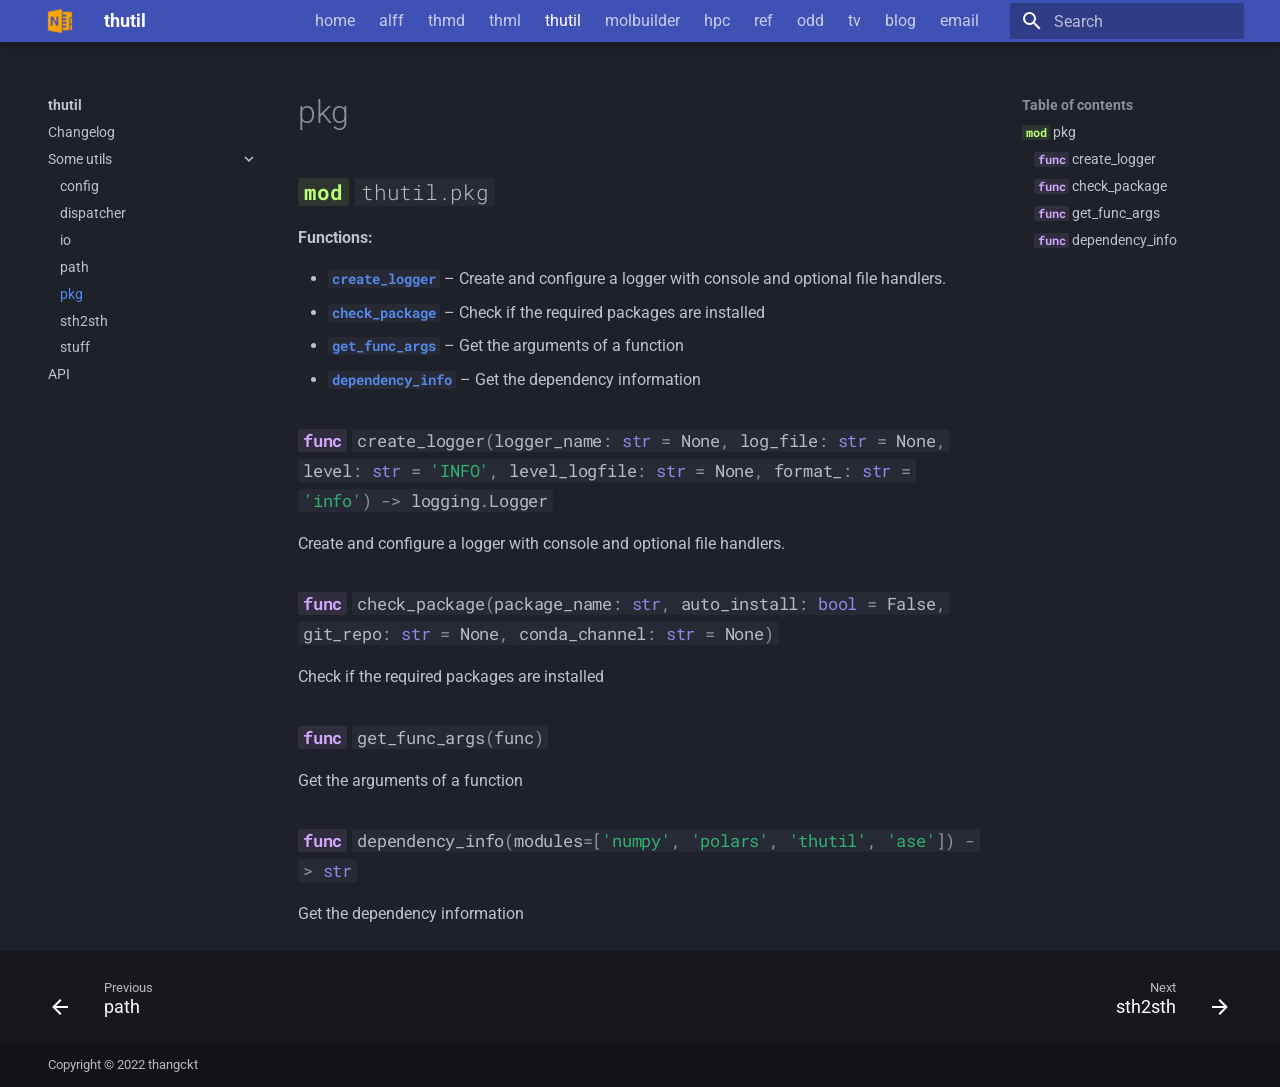
<file: pkg/index.html>
<!doctype html>
<html lang="en" class="no-js">
  <head>
    
      <meta charset="utf-8">
      <meta name="viewport" content="width=device-width,initial-scale=1">
      
      
        <meta name="author" content="C.Thang Nguyen">
      
      
      
        <link rel="prev" href="../path/">
      
      
        <link rel="next" href="../sth2sth/">
      
      
      <link rel="icon" href="../1images/one-note-128-o.png">
      <meta name="generator" content="mkdocs-1.6.1, mkdocs-material-9.6.11">
    
    
      
        <title>pkg - thutil</title>
      
    
    
      <link rel="stylesheet" href="../assets/stylesheets/main.92ba64da.min.css">
      
        
        <link rel="stylesheet" href="../assets/stylesheets/palette.06af60db.min.css">
      
      


    
    
      
    
    
      
        
        
        <link rel="preconnect" href="https://fonts.gstatic.com" crossorigin>
        <link rel="stylesheet" href="https://fonts.googleapis.com/css?family=Roboto:300,300i,400,400i,700,700i%7CRoboto+Mono:400,400i,700,700i&display=fallback">
        <style>:root{--md-text-font:"Roboto";--md-code-font:"Roboto Mono"}</style>
      
    
    
      <link rel="stylesheet" href="../assets/_mkdocstrings.css">
    
      <link rel="stylesheet" href="../_extra_theme/extra_css/full_width.css">
    
      <link rel="stylesheet" href="../_extra_theme/extra_css/font_size.css">
    
    <script>__md_scope=new URL("..",location),__md_hash=e=>[...e].reduce(((e,_)=>(e<<5)-e+_.charCodeAt(0)),0),__md_get=(e,_=localStorage,t=__md_scope)=>JSON.parse(_.getItem(t.pathname+"."+e)),__md_set=(e,_,t=localStorage,a=__md_scope)=>{try{t.setItem(a.pathname+"."+e,JSON.stringify(_))}catch(e){}}</script>
    
      
  


  
  

<script id="__analytics">function __md_analytics(){function e(){dataLayer.push(arguments)}window.dataLayer=window.dataLayer||[],e("js",new Date),e("config","G-QM7DWGY7ZT"),document.addEventListener("DOMContentLoaded",(function(){document.forms.search&&document.forms.search.query.addEventListener("blur",(function(){this.value&&e("event","search",{search_term:this.value})}));document$.subscribe((function(){var t=document.forms.feedback;if(void 0!==t)for(var a of t.querySelectorAll("[type=submit]"))a.addEventListener("click",(function(a){a.preventDefault();var n=document.location.pathname,d=this.getAttribute("data-md-value");e("event","feedback",{page:n,data:d}),t.firstElementChild.disabled=!0;var r=t.querySelector(".md-feedback__note [data-md-value='"+d+"']");r&&(r.hidden=!1)})),t.hidden=!1})),location$.subscribe((function(t){e("config","G-QM7DWGY7ZT",{page_path:t.pathname})}))}));var t=document.createElement("script");t.async=!0,t.src="https://www.googletagmanager.com/gtag/js?id=G-QM7DWGY7ZT",document.getElementById("__analytics").insertAdjacentElement("afterEnd",t)}</script>
  
    <script>"undefined"!=typeof __md_analytics&&__md_analytics()</script>
  

    
    
    
  </head>
  
  
    
    
    
    
    
    <body dir="ltr" data-md-color-scheme="slate" data-md-color-primary="indigo" data-md-color-accent="indigo">
  
    
    <input class="md-toggle" data-md-toggle="drawer" type="checkbox" id="__drawer" autocomplete="off">
    <input class="md-toggle" data-md-toggle="search" type="checkbox" id="__search" autocomplete="off">
    <label class="md-overlay" for="__drawer"></label>
    <div data-md-component="skip">
      
        
        <a href="#thutil.pkg" class="md-skip">
          Skip to content
        </a>
      
    </div>
    <div data-md-component="announce">
      
    </div>
    
    
      

  

<header class="md-header md-header--shadow md-header--lifted" data-md-component="header">
  <nav class="md-header__inner md-grid" aria-label="Header">
    <a href=".." title="thutil" class="md-header__button md-logo" aria-label="thutil" data-md-component="logo">
      
  <img src="../1images/one-note-128-o.png" alt="logo">

    </a>
    <label class="md-header__button md-icon" for="__drawer">
      
      <svg xmlns="http://www.w3.org/2000/svg" viewBox="0 0 24 24"><path d="M3 6h18v2H3zm0 5h18v2H3zm0 5h18v2H3z"/></svg>
    </label>
    <div class="md-header__title" data-md-component="header-title">
      <div class="md-header__ellipsis">
        <div class="md-header__topic">
          <span class="md-ellipsis">
            thutil
          </span>
        </div>
        <div class="md-header__topic" data-md-component="header-topic">
          <span class="md-ellipsis">
            
              pkg
            
          </span>
        </div>
      </div>
    </div>
      
        
<nav class="md-tabs" aria-label="Tabs" data-md-component="tabs">
  <div class="md-grid">
    <ul class="md-tabs__list">
      
        
  
  
  
  
    <li class="md-tabs__item">
      <a href="http://thangckt.github.io" class="md-tabs__link">
        
  
  
    
  
  home

      </a>
    </li>
  

      
        
  
  
  
  
    <li class="md-tabs__item">
      <a href="http://thangckt.github.io/alff_doc" class="md-tabs__link">
        
  
  
    
  
  alff

      </a>
    </li>
  

      
        
  
  
  
  
    <li class="md-tabs__item">
      <a href="http://thangckt.github.io/thmd_doc" class="md-tabs__link">
        
  
  
    
  
  thmd

      </a>
    </li>
  

      
        
  
  
  
  
    <li class="md-tabs__item">
      <a href="http://thangckt.github.io/thml_doc" class="md-tabs__link">
        
  
  
    
  
  thml

      </a>
    </li>
  

      
        
  
  
  
    
  
  
    
    
      <li class="md-tabs__item md-tabs__item--active">
        <a href=".." class="md-tabs__link">
          
  
  
    
  
  thutil

        </a>
      </li>
    
  

      
        
  
  
  
  
    <li class="md-tabs__item">
      <a href="http://thangckt.github.io/molbuilder" class="md-tabs__link">
        
  
  
    
  
  molbuilder

      </a>
    </li>
  

      
        
  
  
  
  
    <li class="md-tabs__item">
      <a href="http://thangckt.github.io/cluster" class="md-tabs__link">
        
  
  
    
  
  hpc

      </a>
    </li>
  

      
        
  
  
  
  
    <li class="md-tabs__item">
      <a href="http://thangckt.github.io/ref" class="md-tabs__link">
        
  
  
    
  
  ref

      </a>
    </li>
  

      
        
  
  
  
  
    <li class="md-tabs__item">
      <a href="http://thangckt.github.io/odd" class="md-tabs__link">
        
  
  
    
  
  odd

      </a>
    </li>
  

      
        
  
  
  
  
    <li class="md-tabs__item">
      <a href="http://thangckt.github.io/tv" class="md-tabs__link">
        
  
  
    
  
  tv

      </a>
    </li>
  

      
        
  
  
  
  
    <li class="md-tabs__item">
      <a href="http://thangckt.github.io/blog" class="md-tabs__link">
        
  
  
    
  
  blog

      </a>
    </li>
  

      
        
  
  
  
  
    <li class="md-tabs__item">
      <a href="http://thangckt.github.io/email" class="md-tabs__link">
        
  
  
    
  
  email

      </a>
    </li>
  

      
    </ul>
  </div>
</nav>
      
    
      
    
    
    
    
      
      
        <label class="md-header__button md-icon" for="__search">
          
          <svg xmlns="http://www.w3.org/2000/svg" viewBox="0 0 24 24"><path d="M9.5 3A6.5 6.5 0 0 1 16 9.5c0 1.61-.59 3.09-1.56 4.23l.27.27h.79l5 5-1.5 1.5-5-5v-.79l-.27-.27A6.52 6.52 0 0 1 9.5 16 6.5 6.5 0 0 1 3 9.5 6.5 6.5 0 0 1 9.5 3m0 2C7 5 5 7 5 9.5S7 14 9.5 14 14 12 14 9.5 12 5 9.5 5"/></svg>
        </label>
        <div class="md-search" data-md-component="search" role="dialog">
  <label class="md-search__overlay" for="__search"></label>
  <div class="md-search__inner" role="search">
    <form class="md-search__form" name="search">
      <input type="text" class="md-search__input" name="query" aria-label="Search" placeholder="Search" autocapitalize="off" autocorrect="off" autocomplete="off" spellcheck="false" data-md-component="search-query" required>
      <label class="md-search__icon md-icon" for="__search">
        
        <svg xmlns="http://www.w3.org/2000/svg" viewBox="0 0 24 24"><path d="M9.5 3A6.5 6.5 0 0 1 16 9.5c0 1.61-.59 3.09-1.56 4.23l.27.27h.79l5 5-1.5 1.5-5-5v-.79l-.27-.27A6.52 6.52 0 0 1 9.5 16 6.5 6.5 0 0 1 3 9.5 6.5 6.5 0 0 1 9.5 3m0 2C7 5 5 7 5 9.5S7 14 9.5 14 14 12 14 9.5 12 5 9.5 5"/></svg>
        
        <svg xmlns="http://www.w3.org/2000/svg" viewBox="0 0 24 24"><path d="M20 11v2H8l5.5 5.5-1.42 1.42L4.16 12l7.92-7.92L13.5 5.5 8 11z"/></svg>
      </label>
      <nav class="md-search__options" aria-label="Search">
        
        <button type="reset" class="md-search__icon md-icon" title="Clear" aria-label="Clear" tabindex="-1">
          
          <svg xmlns="http://www.w3.org/2000/svg" viewBox="0 0 24 24"><path d="M19 6.41 17.59 5 12 10.59 6.41 5 5 6.41 10.59 12 5 17.59 6.41 19 12 13.41 17.59 19 19 17.59 13.41 12z"/></svg>
        </button>
      </nav>
      
        <div class="md-search__suggest" data-md-component="search-suggest"></div>
      
    </form>
    <div class="md-search__output">
      <div class="md-search__scrollwrap" tabindex="0" data-md-scrollfix>
        <div class="md-search-result" data-md-component="search-result">
          <div class="md-search-result__meta">
            Initializing search
          </div>
          <ol class="md-search-result__list" role="presentation"></ol>
        </div>
      </div>
    </div>
  </div>
</div>
      
    
    
  </nav>
  
</header>
    
    <div class="md-container" data-md-component="container">
      
      
      
      
      <main class="md-main" data-md-component="main">
        <div class="md-main__inner md-grid">
          
            
              
              <div class="md-sidebar md-sidebar--primary" data-md-component="sidebar" data-md-type="navigation" >
                <div class="md-sidebar__scrollwrap">
                  <div class="md-sidebar__inner">
                    


  


<nav class="md-nav md-nav--primary md-nav--lifted" aria-label="Navigation" data-md-level="0">
  <label class="md-nav__title" for="__drawer">
    <a href=".." title="thutil" class="md-nav__button md-logo" aria-label="thutil" data-md-component="logo">
      
  <img src="../1images/one-note-128-o.png" alt="logo">

    </a>
    thutil
  </label>
  
  <ul class="md-nav__list" data-md-scrollfix>
    
      
      
  
  
  
  
    <li class="md-nav__item">
      <a href="http://thangckt.github.io" class="md-nav__link">
        
  
  
  <span class="md-ellipsis">
    home
    
  </span>
  

      </a>
    </li>
  

    
      
      
  
  
  
  
    <li class="md-nav__item">
      <a href="http://thangckt.github.io/alff_doc" class="md-nav__link">
        
  
  
  <span class="md-ellipsis">
    alff
    
  </span>
  

      </a>
    </li>
  

    
      
      
  
  
  
  
    <li class="md-nav__item">
      <a href="http://thangckt.github.io/thmd_doc" class="md-nav__link">
        
  
  
  <span class="md-ellipsis">
    thmd
    
  </span>
  

      </a>
    </li>
  

    
      
      
  
  
  
  
    <li class="md-nav__item">
      <a href="http://thangckt.github.io/thml_doc" class="md-nav__link">
        
  
  
  <span class="md-ellipsis">
    thml
    
  </span>
  

      </a>
    </li>
  

    
      
      
  
  
    
  
  
  
    
    
      
        
          
        
      
        
      
        
      
        
      
    
    
    
      
        
        
      
      
    
    
    <li class="md-nav__item md-nav__item--active md-nav__item--section md-nav__item--nested">
      
        
        
        <input class="md-nav__toggle md-toggle " type="checkbox" id="__nav_5" checked>
        
          
          <div class="md-nav__link md-nav__container">
            <a href=".." class="md-nav__link ">
              
  
  
  <span class="md-ellipsis">
    thutil
    
  </span>
  

            </a>
            
              
              <label class="md-nav__link " for="__nav_5" id="__nav_5_label" tabindex="">
                <span class="md-nav__icon md-icon"></span>
              </label>
            
          </div>
        
        <nav class="md-nav" data-md-level="1" aria-labelledby="__nav_5_label" aria-expanded="true">
          <label class="md-nav__title" for="__nav_5">
            <span class="md-nav__icon md-icon"></span>
            thutil
          </label>
          <ul class="md-nav__list" data-md-scrollfix>
            
              
            
              
                
  
  
  
  
    <li class="md-nav__item">
      <a href="../CHANGELOG.md" class="md-nav__link">
        
  
  
  <span class="md-ellipsis">
    Changelog
    
  </span>
  

      </a>
    </li>
  

              
            
              
                
  
  
    
  
  
  
    
    
      
        
      
        
      
        
      
        
      
        
      
        
      
        
      
    
    
    
      
      
    
    
    <li class="md-nav__item md-nav__item--active md-nav__item--nested">
      
        
        
        <input class="md-nav__toggle md-toggle " type="checkbox" id="__nav_5_3" checked>
        
          
          <label class="md-nav__link" for="__nav_5_3" id="__nav_5_3_label" tabindex="0">
            
  
  
  <span class="md-ellipsis">
    Some utils
    
  </span>
  

            <span class="md-nav__icon md-icon"></span>
          </label>
        
        <nav class="md-nav" data-md-level="2" aria-labelledby="__nav_5_3_label" aria-expanded="true">
          <label class="md-nav__title" for="__nav_5_3">
            <span class="md-nav__icon md-icon"></span>
            Some utils
          </label>
          <ul class="md-nav__list" data-md-scrollfix>
            
              
                
  
  
  
  
    <li class="md-nav__item">
      <a href="../config/" class="md-nav__link">
        
  
  
  <span class="md-ellipsis">
    config
    
  </span>
  

      </a>
    </li>
  

              
            
              
                
  
  
  
  
    <li class="md-nav__item">
      <a href="../dispatcher/" class="md-nav__link">
        
  
  
  <span class="md-ellipsis">
    dispatcher
    
  </span>
  

      </a>
    </li>
  

              
            
              
                
  
  
  
  
    <li class="md-nav__item">
      <a href="../io/" class="md-nav__link">
        
  
  
  <span class="md-ellipsis">
    io
    
  </span>
  

      </a>
    </li>
  

              
            
              
                
  
  
  
  
    <li class="md-nav__item">
      <a href="../path/" class="md-nav__link">
        
  
  
  <span class="md-ellipsis">
    path
    
  </span>
  

      </a>
    </li>
  

              
            
              
                
  
  
    
  
  
  
    <li class="md-nav__item md-nav__item--active">
      
      <input class="md-nav__toggle md-toggle" type="checkbox" id="__toc">
      
      
      
        <label class="md-nav__link md-nav__link--active" for="__toc">
          
  
  
  <span class="md-ellipsis">
    pkg
    
  </span>
  

          <span class="md-nav__icon md-icon"></span>
        </label>
      
      <a href="./" class="md-nav__link md-nav__link--active">
        
  
  
  <span class="md-ellipsis">
    pkg
    
  </span>
  

      </a>
      
        

<nav class="md-nav md-nav--secondary" aria-label="Table of contents">
  
  
  
  
    <label class="md-nav__title" for="__toc">
      <span class="md-nav__icon md-icon"></span>
      Table of contents
    </label>
    <ul class="md-nav__list" data-md-component="toc" data-md-scrollfix>
      
        <li class="md-nav__item">
  <a href="#thutil.pkg" class="md-nav__link">
    <span class="md-ellipsis">
      <code class="doc-symbol doc-symbol-toc doc-symbol-module"></code>&nbsp;pkg
    </span>
  </a>
  
    <nav class="md-nav" aria-label=" pkg">
      <ul class="md-nav__list">
        
          <li class="md-nav__item">
  <a href="#thutil.pkg.create_logger" class="md-nav__link">
    <span class="md-ellipsis">
      <code class="doc-symbol doc-symbol-toc doc-symbol-function"></code>&nbsp;create_logger
    </span>
  </a>
  
</li>
        
          <li class="md-nav__item">
  <a href="#thutil.pkg.check_package" class="md-nav__link">
    <span class="md-ellipsis">
      <code class="doc-symbol doc-symbol-toc doc-symbol-function"></code>&nbsp;check_package
    </span>
  </a>
  
</li>
        
          <li class="md-nav__item">
  <a href="#thutil.pkg.get_func_args" class="md-nav__link">
    <span class="md-ellipsis">
      <code class="doc-symbol doc-symbol-toc doc-symbol-function"></code>&nbsp;get_func_args
    </span>
  </a>
  
</li>
        
          <li class="md-nav__item">
  <a href="#thutil.pkg.dependency_info" class="md-nav__link">
    <span class="md-ellipsis">
      <code class="doc-symbol doc-symbol-toc doc-symbol-function"></code>&nbsp;dependency_info
    </span>
  </a>
  
</li>
        
      </ul>
    </nav>
  
</li>
      
    </ul>
  
</nav>
      
    </li>
  

              
            
              
                
  
  
  
  
    <li class="md-nav__item">
      <a href="../sth2sth/" class="md-nav__link">
        
  
  
  <span class="md-ellipsis">
    sth2sth
    
  </span>
  

      </a>
    </li>
  

              
            
              
                
  
  
  
  
    <li class="md-nav__item">
      <a href="../stuff/" class="md-nav__link">
        
  
  
  <span class="md-ellipsis">
    stuff
    
  </span>
  

      </a>
    </li>
  

              
            
          </ul>
        </nav>
      
    </li>
  

              
            
              
                
  
  
  
  
    <li class="md-nav__item">
      <a href="../api/" class="md-nav__link">
        
  
  
  <span class="md-ellipsis">
    API
    
  </span>
  

      </a>
    </li>
  

              
            
          </ul>
        </nav>
      
    </li>
  

    
      
      
  
  
  
  
    <li class="md-nav__item">
      <a href="http://thangckt.github.io/molbuilder" class="md-nav__link">
        
  
  
  <span class="md-ellipsis">
    molbuilder
    
  </span>
  

      </a>
    </li>
  

    
      
      
  
  
  
  
    <li class="md-nav__item">
      <a href="http://thangckt.github.io/cluster" class="md-nav__link">
        
  
  
  <span class="md-ellipsis">
    hpc
    
  </span>
  

      </a>
    </li>
  

    
      
      
  
  
  
  
    <li class="md-nav__item">
      <a href="http://thangckt.github.io/ref" class="md-nav__link">
        
  
  
  <span class="md-ellipsis">
    ref
    
  </span>
  

      </a>
    </li>
  

    
      
      
  
  
  
  
    <li class="md-nav__item">
      <a href="http://thangckt.github.io/odd" class="md-nav__link">
        
  
  
  <span class="md-ellipsis">
    odd
    
  </span>
  

      </a>
    </li>
  

    
      
      
  
  
  
  
    <li class="md-nav__item">
      <a href="http://thangckt.github.io/tv" class="md-nav__link">
        
  
  
  <span class="md-ellipsis">
    tv
    
  </span>
  

      </a>
    </li>
  

    
      
      
  
  
  
  
    <li class="md-nav__item">
      <a href="http://thangckt.github.io/blog" class="md-nav__link">
        
  
  
  <span class="md-ellipsis">
    blog
    
  </span>
  

      </a>
    </li>
  

    
      
      
  
  
  
  
    <li class="md-nav__item">
      <a href="http://thangckt.github.io/email" class="md-nav__link">
        
  
  
  <span class="md-ellipsis">
    email
    
  </span>
  

      </a>
    </li>
  

    
  </ul>
</nav>
                  </div>
                </div>
              </div>
            
            
              
              <div class="md-sidebar md-sidebar--secondary" data-md-component="sidebar" data-md-type="toc" >
                <div class="md-sidebar__scrollwrap">
                  <div class="md-sidebar__inner">
                    

<nav class="md-nav md-nav--secondary" aria-label="Table of contents">
  
  
  
  
    <label class="md-nav__title" for="__toc">
      <span class="md-nav__icon md-icon"></span>
      Table of contents
    </label>
    <ul class="md-nav__list" data-md-component="toc" data-md-scrollfix>
      
        <li class="md-nav__item">
  <a href="#thutil.pkg" class="md-nav__link">
    <span class="md-ellipsis">
      <code class="doc-symbol doc-symbol-toc doc-symbol-module"></code>&nbsp;pkg
    </span>
  </a>
  
    <nav class="md-nav" aria-label=" pkg">
      <ul class="md-nav__list">
        
          <li class="md-nav__item">
  <a href="#thutil.pkg.create_logger" class="md-nav__link">
    <span class="md-ellipsis">
      <code class="doc-symbol doc-symbol-toc doc-symbol-function"></code>&nbsp;create_logger
    </span>
  </a>
  
</li>
        
          <li class="md-nav__item">
  <a href="#thutil.pkg.check_package" class="md-nav__link">
    <span class="md-ellipsis">
      <code class="doc-symbol doc-symbol-toc doc-symbol-function"></code>&nbsp;check_package
    </span>
  </a>
  
</li>
        
          <li class="md-nav__item">
  <a href="#thutil.pkg.get_func_args" class="md-nav__link">
    <span class="md-ellipsis">
      <code class="doc-symbol doc-symbol-toc doc-symbol-function"></code>&nbsp;get_func_args
    </span>
  </a>
  
</li>
        
          <li class="md-nav__item">
  <a href="#thutil.pkg.dependency_info" class="md-nav__link">
    <span class="md-ellipsis">
      <code class="doc-symbol doc-symbol-toc doc-symbol-function"></code>&nbsp;dependency_info
    </span>
  </a>
  
</li>
        
      </ul>
    </nav>
  
</li>
      
    </ul>
  
</nav>
                  </div>
                </div>
              </div>
            
          
          
            <div class="md-content" data-md-component="content">
              <article class="md-content__inner md-typeset">
                
                  



  <h1>pkg</h1>

<div class="doc doc-object doc-module">



<h2 id="thutil.pkg" class="doc doc-heading">
<code class="doc-symbol doc-symbol-heading doc-symbol-module"></code>            <code>thutil.pkg</code>


<a href="#thutil.pkg" class="headerlink" title="Permanent link">&para;</a></h2>

    <div class="doc doc-contents first">










<p><span class="doc-section-title">Functions:</span></p>
    <ul>
          <li class="doc-section-item field-body">
            <b><code><a class="autorefs autorefs-internal" title="            create_logger(logger_name: str = None, log_file: str = None, level: str = 'INFO', level_logfile: str = None, format_: str = 'info') -> logging.Logger (thutil.pkg.create_logger)" href="../api/#thutil.pkg.create_logger">create_logger</a></code></b>
            –
            <div class="doc-md-description">
              <p>Create and configure a logger with console and optional file handlers.</p>
            </div>
          </li>
          <li class="doc-section-item field-body">
            <b><code><a class="autorefs autorefs-internal" title="            check_package(package_name: str, auto_install: bool = False, git_repo: str = None, conda_channel: str = None) (thutil.pkg.check_package)" href="../api/#thutil.pkg.check_package">check_package</a></code></b>
            –
            <div class="doc-md-description">
              <p>Check if the required packages are installed</p>
            </div>
          </li>
          <li class="doc-section-item field-body">
            <b><code><a class="autorefs autorefs-internal" title="            get_func_args(func) (thutil.pkg.get_func_args)" href="../api/#thutil.pkg.get_func_args">get_func_args</a></code></b>
            –
            <div class="doc-md-description">
              <p>Get the arguments of a function</p>
            </div>
          </li>
          <li class="doc-section-item field-body">
            <b><code><a class="autorefs autorefs-internal" title="            dependency_info(modules=['numpy', 'polars', 'thutil', 'ase']) -> str (thutil.pkg.dependency_info)" href="../api/#thutil.pkg.dependency_info">dependency_info</a></code></b>
            –
            <div class="doc-md-description">
              <p>Get the dependency information</p>
            </div>
          </li>
    </ul>





  <div class="doc doc-children">









<div class="doc doc-object doc-function">


<h3 id="thutil.pkg.create_logger" class="doc doc-heading">
<code class="doc-symbol doc-symbol-heading doc-symbol-function"></code>            <code class="highlight language-python"><span class="n">create_logger</span><span class="p">(</span><span class="n">logger_name</span><span class="p">:</span> <span class="nb">str</span> <span class="o">=</span> <span class="kc">None</span><span class="p">,</span> <span class="n">log_file</span><span class="p">:</span> <span class="nb">str</span> <span class="o">=</span> <span class="kc">None</span><span class="p">,</span> <span class="n">level</span><span class="p">:</span> <span class="nb">str</span> <span class="o">=</span> <span class="s1">&#39;INFO&#39;</span><span class="p">,</span> <span class="n">level_logfile</span><span class="p">:</span> <span class="nb">str</span> <span class="o">=</span> <span class="kc">None</span><span class="p">,</span> <span class="n">format_</span><span class="p">:</span> <span class="nb">str</span> <span class="o">=</span> <span class="s1">&#39;info&#39;</span><span class="p">)</span> <span class="o">-&gt;</span> <span class="n">logging</span><span class="o">.</span><span class="n">Logger</span></code>

<a href="#thutil.pkg.create_logger" class="headerlink" title="Permanent link">&para;</a></h3>


    <div class="doc doc-contents ">

        <p>Create and configure a logger with console and optional file handlers.</p>


    </div>

</div>

<div class="doc doc-object doc-function">


<h3 id="thutil.pkg.check_package" class="doc doc-heading">
<code class="doc-symbol doc-symbol-heading doc-symbol-function"></code>            <code class="highlight language-python"><span class="n">check_package</span><span class="p">(</span><span class="n">package_name</span><span class="p">:</span> <span class="nb">str</span><span class="p">,</span> <span class="n">auto_install</span><span class="p">:</span> <span class="nb">bool</span> <span class="o">=</span> <span class="kc">False</span><span class="p">,</span> <span class="n">git_repo</span><span class="p">:</span> <span class="nb">str</span> <span class="o">=</span> <span class="kc">None</span><span class="p">,</span> <span class="n">conda_channel</span><span class="p">:</span> <span class="nb">str</span> <span class="o">=</span> <span class="kc">None</span><span class="p">)</span></code>

<a href="#thutil.pkg.check_package" class="headerlink" title="Permanent link">&para;</a></h3>


    <div class="doc doc-contents ">

        <p>Check if the required packages are installed</p>


    </div>

</div>

<div class="doc doc-object doc-function">


<h3 id="thutil.pkg.get_func_args" class="doc doc-heading">
<code class="doc-symbol doc-symbol-heading doc-symbol-function"></code>            <code class="highlight language-python"><span class="n">get_func_args</span><span class="p">(</span><span class="n">func</span><span class="p">)</span></code>

<a href="#thutil.pkg.get_func_args" class="headerlink" title="Permanent link">&para;</a></h3>


    <div class="doc doc-contents ">

        <p>Get the arguments of a function</p>


    </div>

</div>

<div class="doc doc-object doc-function">


<h3 id="thutil.pkg.dependency_info" class="doc doc-heading">
<code class="doc-symbol doc-symbol-heading doc-symbol-function"></code>            <code class="highlight language-python"><span class="n">dependency_info</span><span class="p">(</span><span class="n">modules</span><span class="o">=</span><span class="p">[</span><span class="s1">&#39;numpy&#39;</span><span class="p">,</span> <span class="s1">&#39;polars&#39;</span><span class="p">,</span> <span class="s1">&#39;thutil&#39;</span><span class="p">,</span> <span class="s1">&#39;ase&#39;</span><span class="p">])</span> <span class="o">-&gt;</span> <span class="nb">str</span></code>

<a href="#thutil.pkg.dependency_info" class="headerlink" title="Permanent link">&para;</a></h3>


    <div class="doc doc-contents ">

        <p>Get the dependency information</p>


    </div>

</div>



  </div>

    </div>

</div>









  




                
              </article>
            </div>
          
          
<script>var target=document.getElementById(location.hash.slice(1));target&&target.name&&(target.checked=target.name.startsWith("__tabbed_"))</script>
        </div>
        
          <button type="button" class="md-top md-icon" data-md-component="top" hidden>
  
  <svg xmlns="http://www.w3.org/2000/svg" viewBox="0 0 24 24"><path d="M13 20h-2V8l-5.5 5.5-1.42-1.42L12 4.16l7.92 7.92-1.42 1.42L13 8z"/></svg>
  Back to top
</button>
        
      </main>
      
        <footer class="md-footer">
  
    
      
      <nav class="md-footer__inner md-grid" aria-label="Footer" >
        
          
          <a href="../path/" class="md-footer__link md-footer__link--prev" aria-label="Previous: path">
            <div class="md-footer__button md-icon">
              
              <svg xmlns="http://www.w3.org/2000/svg" viewBox="0 0 24 24"><path d="M20 11v2H8l5.5 5.5-1.42 1.42L4.16 12l7.92-7.92L13.5 5.5 8 11z"/></svg>
            </div>
            <div class="md-footer__title">
              <span class="md-footer__direction">
                Previous
              </span>
              <div class="md-ellipsis">
                path
              </div>
            </div>
          </a>
        
        
          
          <a href="../sth2sth/" class="md-footer__link md-footer__link--next" aria-label="Next: sth2sth">
            <div class="md-footer__title">
              <span class="md-footer__direction">
                Next
              </span>
              <div class="md-ellipsis">
                sth2sth
              </div>
            </div>
            <div class="md-footer__button md-icon">
              
              <svg xmlns="http://www.w3.org/2000/svg" viewBox="0 0 24 24"><path d="M4 11v2h12l-5.5 5.5 1.42 1.42L19.84 12l-7.92-7.92L10.5 5.5 16 11z"/></svg>
            </div>
          </a>
        
      </nav>
    
  
  <div class="md-footer-meta md-typeset">
    <div class="md-footer-meta__inner md-grid">
      <div class="md-copyright">
  
    <div class="md-copyright__highlight">
      Copyright &copy; 2022 <a href="https://thangckt.github.io">thangckt</a>
    </div>
  
  
</div>
      
    </div>
  </div>
</footer>
      
    </div>
    <div class="md-dialog" data-md-component="dialog">
      <div class="md-dialog__inner md-typeset"></div>
    </div>
    
    
    
      
      <script id="__config" type="application/json">{"base": "..", "features": ["content.code.annotate", "navigation.expand", "navigation.indexes", "navigation.tracking", "navigation.top", "search.suggest", "toc.follow", "navigation.tabs", "navigation.tabs.sticky", "navigation.tabs.header", "navigation.footer"], "search": "../assets/javascripts/workers/search.f8cc74c7.min.js", "tags": null, "translations": {"clipboard.copied": "Copied to clipboard", "clipboard.copy": "Copy to clipboard", "search.result.more.one": "1 more on this page", "search.result.more.other": "# more on this page", "search.result.none": "No matching documents", "search.result.one": "1 matching document", "search.result.other": "# matching documents", "search.result.placeholder": "Type to start searching", "search.result.term.missing": "Missing", "select.version": "Select version"}, "version": null}</script>
    
    
      <script src="../assets/javascripts/bundle.bd1079be.min.js"></script>
      
        <script src="../1thang_js/gas_ip_logger.js"></script>
      
    
  </body>
</html>
</file>
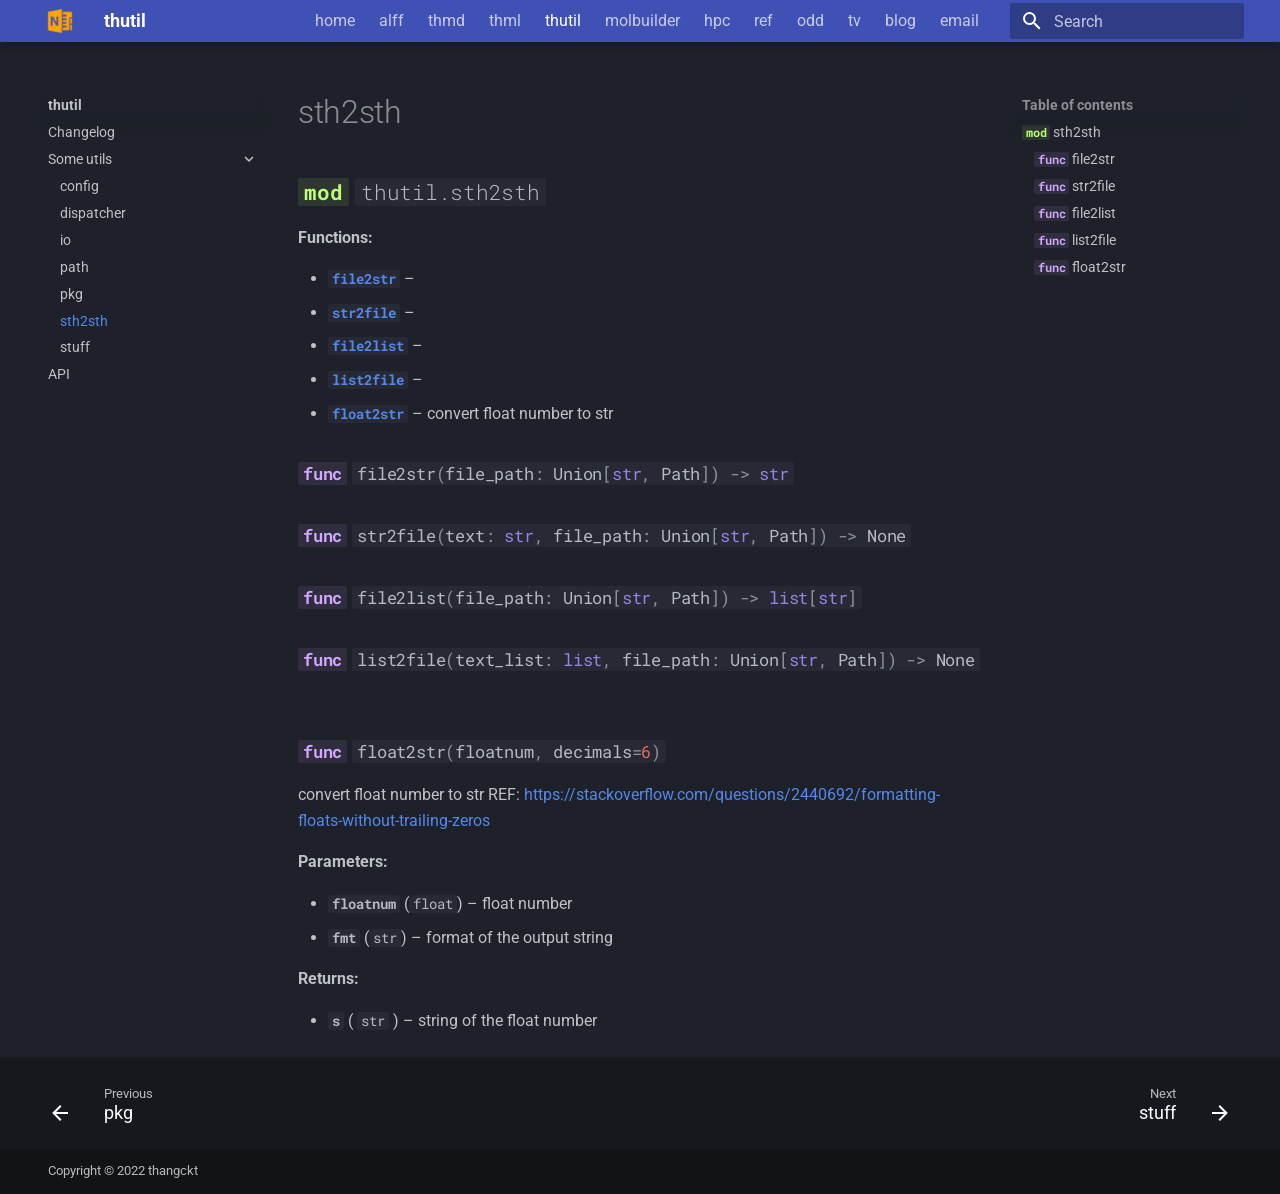
<file: sth2sth/index.html>
<!doctype html>
<html lang="en" class="no-js">
  <head>
    
      <meta charset="utf-8">
      <meta name="viewport" content="width=device-width,initial-scale=1">
      
      
        <meta name="author" content="C.Thang Nguyen">
      
      
      
        <link rel="prev" href="../pkg/">
      
      
        <link rel="next" href="../stuff/">
      
      
      <link rel="icon" href="../1images/one-note-128-o.png">
      <meta name="generator" content="mkdocs-1.6.1, mkdocs-material-9.6.11">
    
    
      
        <title>sth2sth - thutil</title>
      
    
    
      <link rel="stylesheet" href="../assets/stylesheets/main.92ba64da.min.css">
      
        
        <link rel="stylesheet" href="../assets/stylesheets/palette.06af60db.min.css">
      
      


    
    
      
    
    
      
        
        
        <link rel="preconnect" href="https://fonts.gstatic.com" crossorigin>
        <link rel="stylesheet" href="https://fonts.googleapis.com/css?family=Roboto:300,300i,400,400i,700,700i%7CRoboto+Mono:400,400i,700,700i&display=fallback">
        <style>:root{--md-text-font:"Roboto";--md-code-font:"Roboto Mono"}</style>
      
    
    
      <link rel="stylesheet" href="../assets/_mkdocstrings.css">
    
      <link rel="stylesheet" href="../_extra_theme/extra_css/full_width.css">
    
      <link rel="stylesheet" href="../_extra_theme/extra_css/font_size.css">
    
    <script>__md_scope=new URL("..",location),__md_hash=e=>[...e].reduce(((e,_)=>(e<<5)-e+_.charCodeAt(0)),0),__md_get=(e,_=localStorage,t=__md_scope)=>JSON.parse(_.getItem(t.pathname+"."+e)),__md_set=(e,_,t=localStorage,a=__md_scope)=>{try{t.setItem(a.pathname+"."+e,JSON.stringify(_))}catch(e){}}</script>
    
      
  


  
  

<script id="__analytics">function __md_analytics(){function e(){dataLayer.push(arguments)}window.dataLayer=window.dataLayer||[],e("js",new Date),e("config","G-QM7DWGY7ZT"),document.addEventListener("DOMContentLoaded",(function(){document.forms.search&&document.forms.search.query.addEventListener("blur",(function(){this.value&&e("event","search",{search_term:this.value})}));document$.subscribe((function(){var t=document.forms.feedback;if(void 0!==t)for(var a of t.querySelectorAll("[type=submit]"))a.addEventListener("click",(function(a){a.preventDefault();var n=document.location.pathname,d=this.getAttribute("data-md-value");e("event","feedback",{page:n,data:d}),t.firstElementChild.disabled=!0;var r=t.querySelector(".md-feedback__note [data-md-value='"+d+"']");r&&(r.hidden=!1)})),t.hidden=!1})),location$.subscribe((function(t){e("config","G-QM7DWGY7ZT",{page_path:t.pathname})}))}));var t=document.createElement("script");t.async=!0,t.src="https://www.googletagmanager.com/gtag/js?id=G-QM7DWGY7ZT",document.getElementById("__analytics").insertAdjacentElement("afterEnd",t)}</script>
  
    <script>"undefined"!=typeof __md_analytics&&__md_analytics()</script>
  

    
    
    
  </head>
  
  
    
    
    
    
    
    <body dir="ltr" data-md-color-scheme="slate" data-md-color-primary="indigo" data-md-color-accent="indigo">
  
    
    <input class="md-toggle" data-md-toggle="drawer" type="checkbox" id="__drawer" autocomplete="off">
    <input class="md-toggle" data-md-toggle="search" type="checkbox" id="__search" autocomplete="off">
    <label class="md-overlay" for="__drawer"></label>
    <div data-md-component="skip">
      
        
        <a href="#thutil.sth2sth" class="md-skip">
          Skip to content
        </a>
      
    </div>
    <div data-md-component="announce">
      
    </div>
    
    
      

  

<header class="md-header md-header--shadow md-header--lifted" data-md-component="header">
  <nav class="md-header__inner md-grid" aria-label="Header">
    <a href=".." title="thutil" class="md-header__button md-logo" aria-label="thutil" data-md-component="logo">
      
  <img src="../1images/one-note-128-o.png" alt="logo">

    </a>
    <label class="md-header__button md-icon" for="__drawer">
      
      <svg xmlns="http://www.w3.org/2000/svg" viewBox="0 0 24 24"><path d="M3 6h18v2H3zm0 5h18v2H3zm0 5h18v2H3z"/></svg>
    </label>
    <div class="md-header__title" data-md-component="header-title">
      <div class="md-header__ellipsis">
        <div class="md-header__topic">
          <span class="md-ellipsis">
            thutil
          </span>
        </div>
        <div class="md-header__topic" data-md-component="header-topic">
          <span class="md-ellipsis">
            
              sth2sth
            
          </span>
        </div>
      </div>
    </div>
      
        
<nav class="md-tabs" aria-label="Tabs" data-md-component="tabs">
  <div class="md-grid">
    <ul class="md-tabs__list">
      
        
  
  
  
  
    <li class="md-tabs__item">
      <a href="http://thangckt.github.io" class="md-tabs__link">
        
  
  
    
  
  home

      </a>
    </li>
  

      
        
  
  
  
  
    <li class="md-tabs__item">
      <a href="http://thangckt.github.io/alff_doc" class="md-tabs__link">
        
  
  
    
  
  alff

      </a>
    </li>
  

      
        
  
  
  
  
    <li class="md-tabs__item">
      <a href="http://thangckt.github.io/thmd_doc" class="md-tabs__link">
        
  
  
    
  
  thmd

      </a>
    </li>
  

      
        
  
  
  
  
    <li class="md-tabs__item">
      <a href="http://thangckt.github.io/thml_doc" class="md-tabs__link">
        
  
  
    
  
  thml

      </a>
    </li>
  

      
        
  
  
  
    
  
  
    
    
      <li class="md-tabs__item md-tabs__item--active">
        <a href=".." class="md-tabs__link">
          
  
  
    
  
  thutil

        </a>
      </li>
    
  

      
        
  
  
  
  
    <li class="md-tabs__item">
      <a href="http://thangckt.github.io/molbuilder" class="md-tabs__link">
        
  
  
    
  
  molbuilder

      </a>
    </li>
  

      
        
  
  
  
  
    <li class="md-tabs__item">
      <a href="http://thangckt.github.io/cluster" class="md-tabs__link">
        
  
  
    
  
  hpc

      </a>
    </li>
  

      
        
  
  
  
  
    <li class="md-tabs__item">
      <a href="http://thangckt.github.io/ref" class="md-tabs__link">
        
  
  
    
  
  ref

      </a>
    </li>
  

      
        
  
  
  
  
    <li class="md-tabs__item">
      <a href="http://thangckt.github.io/odd" class="md-tabs__link">
        
  
  
    
  
  odd

      </a>
    </li>
  

      
        
  
  
  
  
    <li class="md-tabs__item">
      <a href="http://thangckt.github.io/tv" class="md-tabs__link">
        
  
  
    
  
  tv

      </a>
    </li>
  

      
        
  
  
  
  
    <li class="md-tabs__item">
      <a href="http://thangckt.github.io/blog" class="md-tabs__link">
        
  
  
    
  
  blog

      </a>
    </li>
  

      
        
  
  
  
  
    <li class="md-tabs__item">
      <a href="http://thangckt.github.io/email" class="md-tabs__link">
        
  
  
    
  
  email

      </a>
    </li>
  

      
    </ul>
  </div>
</nav>
      
    
      
    
    
    
    
      
      
        <label class="md-header__button md-icon" for="__search">
          
          <svg xmlns="http://www.w3.org/2000/svg" viewBox="0 0 24 24"><path d="M9.5 3A6.5 6.5 0 0 1 16 9.5c0 1.61-.59 3.09-1.56 4.23l.27.27h.79l5 5-1.5 1.5-5-5v-.79l-.27-.27A6.52 6.52 0 0 1 9.5 16 6.5 6.5 0 0 1 3 9.5 6.5 6.5 0 0 1 9.5 3m0 2C7 5 5 7 5 9.5S7 14 9.5 14 14 12 14 9.5 12 5 9.5 5"/></svg>
        </label>
        <div class="md-search" data-md-component="search" role="dialog">
  <label class="md-search__overlay" for="__search"></label>
  <div class="md-search__inner" role="search">
    <form class="md-search__form" name="search">
      <input type="text" class="md-search__input" name="query" aria-label="Search" placeholder="Search" autocapitalize="off" autocorrect="off" autocomplete="off" spellcheck="false" data-md-component="search-query" required>
      <label class="md-search__icon md-icon" for="__search">
        
        <svg xmlns="http://www.w3.org/2000/svg" viewBox="0 0 24 24"><path d="M9.5 3A6.5 6.5 0 0 1 16 9.5c0 1.61-.59 3.09-1.56 4.23l.27.27h.79l5 5-1.5 1.5-5-5v-.79l-.27-.27A6.52 6.52 0 0 1 9.5 16 6.5 6.5 0 0 1 3 9.5 6.5 6.5 0 0 1 9.5 3m0 2C7 5 5 7 5 9.5S7 14 9.5 14 14 12 14 9.5 12 5 9.5 5"/></svg>
        
        <svg xmlns="http://www.w3.org/2000/svg" viewBox="0 0 24 24"><path d="M20 11v2H8l5.5 5.5-1.42 1.42L4.16 12l7.92-7.92L13.5 5.5 8 11z"/></svg>
      </label>
      <nav class="md-search__options" aria-label="Search">
        
        <button type="reset" class="md-search__icon md-icon" title="Clear" aria-label="Clear" tabindex="-1">
          
          <svg xmlns="http://www.w3.org/2000/svg" viewBox="0 0 24 24"><path d="M19 6.41 17.59 5 12 10.59 6.41 5 5 6.41 10.59 12 5 17.59 6.41 19 12 13.41 17.59 19 19 17.59 13.41 12z"/></svg>
        </button>
      </nav>
      
        <div class="md-search__suggest" data-md-component="search-suggest"></div>
      
    </form>
    <div class="md-search__output">
      <div class="md-search__scrollwrap" tabindex="0" data-md-scrollfix>
        <div class="md-search-result" data-md-component="search-result">
          <div class="md-search-result__meta">
            Initializing search
          </div>
          <ol class="md-search-result__list" role="presentation"></ol>
        </div>
      </div>
    </div>
  </div>
</div>
      
    
    
  </nav>
  
</header>
    
    <div class="md-container" data-md-component="container">
      
      
      
      
      <main class="md-main" data-md-component="main">
        <div class="md-main__inner md-grid">
          
            
              
              <div class="md-sidebar md-sidebar--primary" data-md-component="sidebar" data-md-type="navigation" >
                <div class="md-sidebar__scrollwrap">
                  <div class="md-sidebar__inner">
                    


  


<nav class="md-nav md-nav--primary md-nav--lifted" aria-label="Navigation" data-md-level="0">
  <label class="md-nav__title" for="__drawer">
    <a href=".." title="thutil" class="md-nav__button md-logo" aria-label="thutil" data-md-component="logo">
      
  <img src="../1images/one-note-128-o.png" alt="logo">

    </a>
    thutil
  </label>
  
  <ul class="md-nav__list" data-md-scrollfix>
    
      
      
  
  
  
  
    <li class="md-nav__item">
      <a href="http://thangckt.github.io" class="md-nav__link">
        
  
  
  <span class="md-ellipsis">
    home
    
  </span>
  

      </a>
    </li>
  

    
      
      
  
  
  
  
    <li class="md-nav__item">
      <a href="http://thangckt.github.io/alff_doc" class="md-nav__link">
        
  
  
  <span class="md-ellipsis">
    alff
    
  </span>
  

      </a>
    </li>
  

    
      
      
  
  
  
  
    <li class="md-nav__item">
      <a href="http://thangckt.github.io/thmd_doc" class="md-nav__link">
        
  
  
  <span class="md-ellipsis">
    thmd
    
  </span>
  

      </a>
    </li>
  

    
      
      
  
  
  
  
    <li class="md-nav__item">
      <a href="http://thangckt.github.io/thml_doc" class="md-nav__link">
        
  
  
  <span class="md-ellipsis">
    thml
    
  </span>
  

      </a>
    </li>
  

    
      
      
  
  
    
  
  
  
    
    
      
        
          
        
      
        
      
        
      
        
      
    
    
    
      
        
        
      
      
    
    
    <li class="md-nav__item md-nav__item--active md-nav__item--section md-nav__item--nested">
      
        
        
        <input class="md-nav__toggle md-toggle " type="checkbox" id="__nav_5" checked>
        
          
          <div class="md-nav__link md-nav__container">
            <a href=".." class="md-nav__link ">
              
  
  
  <span class="md-ellipsis">
    thutil
    
  </span>
  

            </a>
            
              
              <label class="md-nav__link " for="__nav_5" id="__nav_5_label" tabindex="">
                <span class="md-nav__icon md-icon"></span>
              </label>
            
          </div>
        
        <nav class="md-nav" data-md-level="1" aria-labelledby="__nav_5_label" aria-expanded="true">
          <label class="md-nav__title" for="__nav_5">
            <span class="md-nav__icon md-icon"></span>
            thutil
          </label>
          <ul class="md-nav__list" data-md-scrollfix>
            
              
            
              
                
  
  
  
  
    <li class="md-nav__item">
      <a href="../CHANGELOG.md" class="md-nav__link">
        
  
  
  <span class="md-ellipsis">
    Changelog
    
  </span>
  

      </a>
    </li>
  

              
            
              
                
  
  
    
  
  
  
    
    
      
        
      
        
      
        
      
        
      
        
      
        
      
        
      
    
    
    
      
      
    
    
    <li class="md-nav__item md-nav__item--active md-nav__item--nested">
      
        
        
        <input class="md-nav__toggle md-toggle " type="checkbox" id="__nav_5_3" checked>
        
          
          <label class="md-nav__link" for="__nav_5_3" id="__nav_5_3_label" tabindex="0">
            
  
  
  <span class="md-ellipsis">
    Some utils
    
  </span>
  

            <span class="md-nav__icon md-icon"></span>
          </label>
        
        <nav class="md-nav" data-md-level="2" aria-labelledby="__nav_5_3_label" aria-expanded="true">
          <label class="md-nav__title" for="__nav_5_3">
            <span class="md-nav__icon md-icon"></span>
            Some utils
          </label>
          <ul class="md-nav__list" data-md-scrollfix>
            
              
                
  
  
  
  
    <li class="md-nav__item">
      <a href="../config/" class="md-nav__link">
        
  
  
  <span class="md-ellipsis">
    config
    
  </span>
  

      </a>
    </li>
  

              
            
              
                
  
  
  
  
    <li class="md-nav__item">
      <a href="../dispatcher/" class="md-nav__link">
        
  
  
  <span class="md-ellipsis">
    dispatcher
    
  </span>
  

      </a>
    </li>
  

              
            
              
                
  
  
  
  
    <li class="md-nav__item">
      <a href="../io/" class="md-nav__link">
        
  
  
  <span class="md-ellipsis">
    io
    
  </span>
  

      </a>
    </li>
  

              
            
              
                
  
  
  
  
    <li class="md-nav__item">
      <a href="../path/" class="md-nav__link">
        
  
  
  <span class="md-ellipsis">
    path
    
  </span>
  

      </a>
    </li>
  

              
            
              
                
  
  
  
  
    <li class="md-nav__item">
      <a href="../pkg/" class="md-nav__link">
        
  
  
  <span class="md-ellipsis">
    pkg
    
  </span>
  

      </a>
    </li>
  

              
            
              
                
  
  
    
  
  
  
    <li class="md-nav__item md-nav__item--active">
      
      <input class="md-nav__toggle md-toggle" type="checkbox" id="__toc">
      
      
      
        <label class="md-nav__link md-nav__link--active" for="__toc">
          
  
  
  <span class="md-ellipsis">
    sth2sth
    
  </span>
  

          <span class="md-nav__icon md-icon"></span>
        </label>
      
      <a href="./" class="md-nav__link md-nav__link--active">
        
  
  
  <span class="md-ellipsis">
    sth2sth
    
  </span>
  

      </a>
      
        

<nav class="md-nav md-nav--secondary" aria-label="Table of contents">
  
  
  
  
    <label class="md-nav__title" for="__toc">
      <span class="md-nav__icon md-icon"></span>
      Table of contents
    </label>
    <ul class="md-nav__list" data-md-component="toc" data-md-scrollfix>
      
        <li class="md-nav__item">
  <a href="#thutil.sth2sth" class="md-nav__link">
    <span class="md-ellipsis">
      <code class="doc-symbol doc-symbol-toc doc-symbol-module"></code>&nbsp;sth2sth
    </span>
  </a>
  
    <nav class="md-nav" aria-label=" sth2sth">
      <ul class="md-nav__list">
        
          <li class="md-nav__item">
  <a href="#thutil.sth2sth.file2str" class="md-nav__link">
    <span class="md-ellipsis">
      <code class="doc-symbol doc-symbol-toc doc-symbol-function"></code>&nbsp;file2str
    </span>
  </a>
  
</li>
        
          <li class="md-nav__item">
  <a href="#thutil.sth2sth.str2file" class="md-nav__link">
    <span class="md-ellipsis">
      <code class="doc-symbol doc-symbol-toc doc-symbol-function"></code>&nbsp;str2file
    </span>
  </a>
  
</li>
        
          <li class="md-nav__item">
  <a href="#thutil.sth2sth.file2list" class="md-nav__link">
    <span class="md-ellipsis">
      <code class="doc-symbol doc-symbol-toc doc-symbol-function"></code>&nbsp;file2list
    </span>
  </a>
  
</li>
        
          <li class="md-nav__item">
  <a href="#thutil.sth2sth.list2file" class="md-nav__link">
    <span class="md-ellipsis">
      <code class="doc-symbol doc-symbol-toc doc-symbol-function"></code>&nbsp;list2file
    </span>
  </a>
  
</li>
        
          <li class="md-nav__item">
  <a href="#thutil.sth2sth.float2str" class="md-nav__link">
    <span class="md-ellipsis">
      <code class="doc-symbol doc-symbol-toc doc-symbol-function"></code>&nbsp;float2str
    </span>
  </a>
  
</li>
        
      </ul>
    </nav>
  
</li>
      
    </ul>
  
</nav>
      
    </li>
  

              
            
              
                
  
  
  
  
    <li class="md-nav__item">
      <a href="../stuff/" class="md-nav__link">
        
  
  
  <span class="md-ellipsis">
    stuff
    
  </span>
  

      </a>
    </li>
  

              
            
          </ul>
        </nav>
      
    </li>
  

              
            
              
                
  
  
  
  
    <li class="md-nav__item">
      <a href="../api/" class="md-nav__link">
        
  
  
  <span class="md-ellipsis">
    API
    
  </span>
  

      </a>
    </li>
  

              
            
          </ul>
        </nav>
      
    </li>
  

    
      
      
  
  
  
  
    <li class="md-nav__item">
      <a href="http://thangckt.github.io/molbuilder" class="md-nav__link">
        
  
  
  <span class="md-ellipsis">
    molbuilder
    
  </span>
  

      </a>
    </li>
  

    
      
      
  
  
  
  
    <li class="md-nav__item">
      <a href="http://thangckt.github.io/cluster" class="md-nav__link">
        
  
  
  <span class="md-ellipsis">
    hpc
    
  </span>
  

      </a>
    </li>
  

    
      
      
  
  
  
  
    <li class="md-nav__item">
      <a href="http://thangckt.github.io/ref" class="md-nav__link">
        
  
  
  <span class="md-ellipsis">
    ref
    
  </span>
  

      </a>
    </li>
  

    
      
      
  
  
  
  
    <li class="md-nav__item">
      <a href="http://thangckt.github.io/odd" class="md-nav__link">
        
  
  
  <span class="md-ellipsis">
    odd
    
  </span>
  

      </a>
    </li>
  

    
      
      
  
  
  
  
    <li class="md-nav__item">
      <a href="http://thangckt.github.io/tv" class="md-nav__link">
        
  
  
  <span class="md-ellipsis">
    tv
    
  </span>
  

      </a>
    </li>
  

    
      
      
  
  
  
  
    <li class="md-nav__item">
      <a href="http://thangckt.github.io/blog" class="md-nav__link">
        
  
  
  <span class="md-ellipsis">
    blog
    
  </span>
  

      </a>
    </li>
  

    
      
      
  
  
  
  
    <li class="md-nav__item">
      <a href="http://thangckt.github.io/email" class="md-nav__link">
        
  
  
  <span class="md-ellipsis">
    email
    
  </span>
  

      </a>
    </li>
  

    
  </ul>
</nav>
                  </div>
                </div>
              </div>
            
            
              
              <div class="md-sidebar md-sidebar--secondary" data-md-component="sidebar" data-md-type="toc" >
                <div class="md-sidebar__scrollwrap">
                  <div class="md-sidebar__inner">
                    

<nav class="md-nav md-nav--secondary" aria-label="Table of contents">
  
  
  
  
    <label class="md-nav__title" for="__toc">
      <span class="md-nav__icon md-icon"></span>
      Table of contents
    </label>
    <ul class="md-nav__list" data-md-component="toc" data-md-scrollfix>
      
        <li class="md-nav__item">
  <a href="#thutil.sth2sth" class="md-nav__link">
    <span class="md-ellipsis">
      <code class="doc-symbol doc-symbol-toc doc-symbol-module"></code>&nbsp;sth2sth
    </span>
  </a>
  
    <nav class="md-nav" aria-label=" sth2sth">
      <ul class="md-nav__list">
        
          <li class="md-nav__item">
  <a href="#thutil.sth2sth.file2str" class="md-nav__link">
    <span class="md-ellipsis">
      <code class="doc-symbol doc-symbol-toc doc-symbol-function"></code>&nbsp;file2str
    </span>
  </a>
  
</li>
        
          <li class="md-nav__item">
  <a href="#thutil.sth2sth.str2file" class="md-nav__link">
    <span class="md-ellipsis">
      <code class="doc-symbol doc-symbol-toc doc-symbol-function"></code>&nbsp;str2file
    </span>
  </a>
  
</li>
        
          <li class="md-nav__item">
  <a href="#thutil.sth2sth.file2list" class="md-nav__link">
    <span class="md-ellipsis">
      <code class="doc-symbol doc-symbol-toc doc-symbol-function"></code>&nbsp;file2list
    </span>
  </a>
  
</li>
        
          <li class="md-nav__item">
  <a href="#thutil.sth2sth.list2file" class="md-nav__link">
    <span class="md-ellipsis">
      <code class="doc-symbol doc-symbol-toc doc-symbol-function"></code>&nbsp;list2file
    </span>
  </a>
  
</li>
        
          <li class="md-nav__item">
  <a href="#thutil.sth2sth.float2str" class="md-nav__link">
    <span class="md-ellipsis">
      <code class="doc-symbol doc-symbol-toc doc-symbol-function"></code>&nbsp;float2str
    </span>
  </a>
  
</li>
        
      </ul>
    </nav>
  
</li>
      
    </ul>
  
</nav>
                  </div>
                </div>
              </div>
            
          
          
            <div class="md-content" data-md-component="content">
              <article class="md-content__inner md-typeset">
                
                  



  <h1>sth2sth</h1>

<div class="doc doc-object doc-module">



<h2 id="thutil.sth2sth" class="doc doc-heading">
<code class="doc-symbol doc-symbol-heading doc-symbol-module"></code>            <code>thutil.sth2sth</code>


<a href="#thutil.sth2sth" class="headerlink" title="Permanent link">&para;</a></h2>

    <div class="doc doc-contents first">










<p><span class="doc-section-title">Functions:</span></p>
    <ul>
          <li class="doc-section-item field-body">
            <b><code><a class="autorefs autorefs-internal" title="            file2str(file_path: Union[str, Path]) -> str (thutil.sth2sth.file2str)" href="../api/#thutil.sth2sth.file2str">file2str</a></code></b>
            –
            <div class="doc-md-description">
              
            </div>
          </li>
          <li class="doc-section-item field-body">
            <b><code><a class="autorefs autorefs-internal" title="            str2file(text: str, file_path: Union[str, Path]) -> None (thutil.sth2sth.str2file)" href="../api/#thutil.sth2sth.str2file">str2file</a></code></b>
            –
            <div class="doc-md-description">
              
            </div>
          </li>
          <li class="doc-section-item field-body">
            <b><code><a class="autorefs autorefs-internal" title="            file2list(file_path: Union[str, Path]) -> list[str] (thutil.sth2sth.file2list)" href="../api/#thutil.sth2sth.file2list">file2list</a></code></b>
            –
            <div class="doc-md-description">
              
            </div>
          </li>
          <li class="doc-section-item field-body">
            <b><code><a class="autorefs autorefs-internal" title="            list2file(text_list: list, file_path: Union[str, Path]) -> None (thutil.sth2sth.list2file)" href="../api/#thutil.sth2sth.list2file">list2file</a></code></b>
            –
            <div class="doc-md-description">
              
            </div>
          </li>
          <li class="doc-section-item field-body">
            <b><code><a class="autorefs autorefs-internal" title="            float2str(floatnum, decimals=6) (thutil.sth2sth.float2str)" href="../api/#thutil.sth2sth.float2str">float2str</a></code></b>
            –
            <div class="doc-md-description">
              <p>convert float number to str</p>
            </div>
          </li>
    </ul>





  <div class="doc doc-children">









<div class="doc doc-object doc-function">


<h3 id="thutil.sth2sth.file2str" class="doc doc-heading">
<code class="doc-symbol doc-symbol-heading doc-symbol-function"></code>            <code class="highlight language-python"><span class="n">file2str</span><span class="p">(</span><span class="n">file_path</span><span class="p">:</span> <span class="n">Union</span><span class="p">[</span><span class="nb">str</span><span class="p">,</span> <span class="n">Path</span><span class="p">])</span> <span class="o">-&gt;</span> <span class="nb">str</span></code>

<a href="#thutil.sth2sth.file2str" class="headerlink" title="Permanent link">&para;</a></h3>


    <div class="doc doc-contents ">


    </div>

</div>

<div class="doc doc-object doc-function">


<h3 id="thutil.sth2sth.str2file" class="doc doc-heading">
<code class="doc-symbol doc-symbol-heading doc-symbol-function"></code>            <code class="highlight language-python"><span class="n">str2file</span><span class="p">(</span><span class="n">text</span><span class="p">:</span> <span class="nb">str</span><span class="p">,</span> <span class="n">file_path</span><span class="p">:</span> <span class="n">Union</span><span class="p">[</span><span class="nb">str</span><span class="p">,</span> <span class="n">Path</span><span class="p">])</span> <span class="o">-&gt;</span> <span class="kc">None</span></code>

<a href="#thutil.sth2sth.str2file" class="headerlink" title="Permanent link">&para;</a></h3>


    <div class="doc doc-contents ">


    </div>

</div>

<div class="doc doc-object doc-function">


<h3 id="thutil.sth2sth.file2list" class="doc doc-heading">
<code class="doc-symbol doc-symbol-heading doc-symbol-function"></code>            <code class="highlight language-python"><span class="n">file2list</span><span class="p">(</span><span class="n">file_path</span><span class="p">:</span> <span class="n">Union</span><span class="p">[</span><span class="nb">str</span><span class="p">,</span> <span class="n">Path</span><span class="p">])</span> <span class="o">-&gt;</span> <span class="nb">list</span><span class="p">[</span><span class="nb">str</span><span class="p">]</span></code>

<a href="#thutil.sth2sth.file2list" class="headerlink" title="Permanent link">&para;</a></h3>


    <div class="doc doc-contents ">


    </div>

</div>

<div class="doc doc-object doc-function">


<h3 id="thutil.sth2sth.list2file" class="doc doc-heading">
<code class="doc-symbol doc-symbol-heading doc-symbol-function"></code>            <code class="highlight language-python"><span class="n">list2file</span><span class="p">(</span><span class="n">text_list</span><span class="p">:</span> <span class="nb">list</span><span class="p">,</span> <span class="n">file_path</span><span class="p">:</span> <span class="n">Union</span><span class="p">[</span><span class="nb">str</span><span class="p">,</span> <span class="n">Path</span><span class="p">])</span> <span class="o">-&gt;</span> <span class="kc">None</span></code>

<a href="#thutil.sth2sth.list2file" class="headerlink" title="Permanent link">&para;</a></h3>


    <div class="doc doc-contents ">


    </div>

</div>

<div class="doc doc-object doc-function">


<h3 id="thutil.sth2sth.float2str" class="doc doc-heading">
<code class="doc-symbol doc-symbol-heading doc-symbol-function"></code>            <code class="highlight language-python"><span class="n">float2str</span><span class="p">(</span><span class="n">floatnum</span><span class="p">,</span> <span class="n">decimals</span><span class="o">=</span><span class="mi">6</span><span class="p">)</span></code>

<a href="#thutil.sth2sth.float2str" class="headerlink" title="Permanent link">&para;</a></h3>


    <div class="doc doc-contents ">

        <p>convert float number to str
REF: <a href="https://stackoverflow.com/questions/2440692/formatting-floats-without-trailing-zeros">https://stackoverflow.com/questions/2440692/formatting-floats-without-trailing-zeros</a></p>


<p><span class="doc-section-title">Parameters:</span></p>
    <ul>
        <li class="doc-section-item field-body">
            <b><code>floatnum</code></b>
              (<code><span title="float">float</span></code>)
          –
          <div class="doc-md-description">
            <p>float number</p>
          </div>
        </li>
        <li class="doc-section-item field-body">
            <b><code>fmt</code></b>
              (<code><span title="str">str</span></code>)
          –
          <div class="doc-md-description">
            <p>format of the output string</p>
          </div>
        </li>
    </ul>


<p><span class="doc-section-title">Returns:</span></p>
    <ul>
        <li class="doc-section-item field-body">
<b><code>s</code></b> (              <code><span title="str">str</span></code>
)          –
          <div class="doc-md-description">
            <p>string of the float number</p>
          </div>
        </li>
    </ul>


    </div>

</div>



  </div>

    </div>

</div>









  




                
              </article>
            </div>
          
          
<script>var target=document.getElementById(location.hash.slice(1));target&&target.name&&(target.checked=target.name.startsWith("__tabbed_"))</script>
        </div>
        
          <button type="button" class="md-top md-icon" data-md-component="top" hidden>
  
  <svg xmlns="http://www.w3.org/2000/svg" viewBox="0 0 24 24"><path d="M13 20h-2V8l-5.5 5.5-1.42-1.42L12 4.16l7.92 7.92-1.42 1.42L13 8z"/></svg>
  Back to top
</button>
        
      </main>
      
        <footer class="md-footer">
  
    
      
      <nav class="md-footer__inner md-grid" aria-label="Footer" >
        
          
          <a href="../pkg/" class="md-footer__link md-footer__link--prev" aria-label="Previous: pkg">
            <div class="md-footer__button md-icon">
              
              <svg xmlns="http://www.w3.org/2000/svg" viewBox="0 0 24 24"><path d="M20 11v2H8l5.5 5.5-1.42 1.42L4.16 12l7.92-7.92L13.5 5.5 8 11z"/></svg>
            </div>
            <div class="md-footer__title">
              <span class="md-footer__direction">
                Previous
              </span>
              <div class="md-ellipsis">
                pkg
              </div>
            </div>
          </a>
        
        
          
          <a href="../stuff/" class="md-footer__link md-footer__link--next" aria-label="Next: stuff">
            <div class="md-footer__title">
              <span class="md-footer__direction">
                Next
              </span>
              <div class="md-ellipsis">
                stuff
              </div>
            </div>
            <div class="md-footer__button md-icon">
              
              <svg xmlns="http://www.w3.org/2000/svg" viewBox="0 0 24 24"><path d="M4 11v2h12l-5.5 5.5 1.42 1.42L19.84 12l-7.92-7.92L10.5 5.5 16 11z"/></svg>
            </div>
          </a>
        
      </nav>
    
  
  <div class="md-footer-meta md-typeset">
    <div class="md-footer-meta__inner md-grid">
      <div class="md-copyright">
  
    <div class="md-copyright__highlight">
      Copyright &copy; 2022 <a href="https://thangckt.github.io">thangckt</a>
    </div>
  
  
</div>
      
    </div>
  </div>
</footer>
      
    </div>
    <div class="md-dialog" data-md-component="dialog">
      <div class="md-dialog__inner md-typeset"></div>
    </div>
    
    
    
      
      <script id="__config" type="application/json">{"base": "..", "features": ["content.code.annotate", "navigation.expand", "navigation.indexes", "navigation.tracking", "navigation.top", "search.suggest", "toc.follow", "navigation.tabs", "navigation.tabs.sticky", "navigation.tabs.header", "navigation.footer"], "search": "../assets/javascripts/workers/search.f8cc74c7.min.js", "tags": null, "translations": {"clipboard.copied": "Copied to clipboard", "clipboard.copy": "Copy to clipboard", "search.result.more.one": "1 more on this page", "search.result.more.other": "# more on this page", "search.result.none": "No matching documents", "search.result.one": "1 matching document", "search.result.other": "# matching documents", "search.result.placeholder": "Type to start searching", "search.result.term.missing": "Missing", "select.version": "Select version"}, "version": null}</script>
    
    
      <script src="../assets/javascripts/bundle.bd1079be.min.js"></script>
      
        <script src="../1thang_js/gas_ip_logger.js"></script>
      
    
  </body>
</html>
</file>
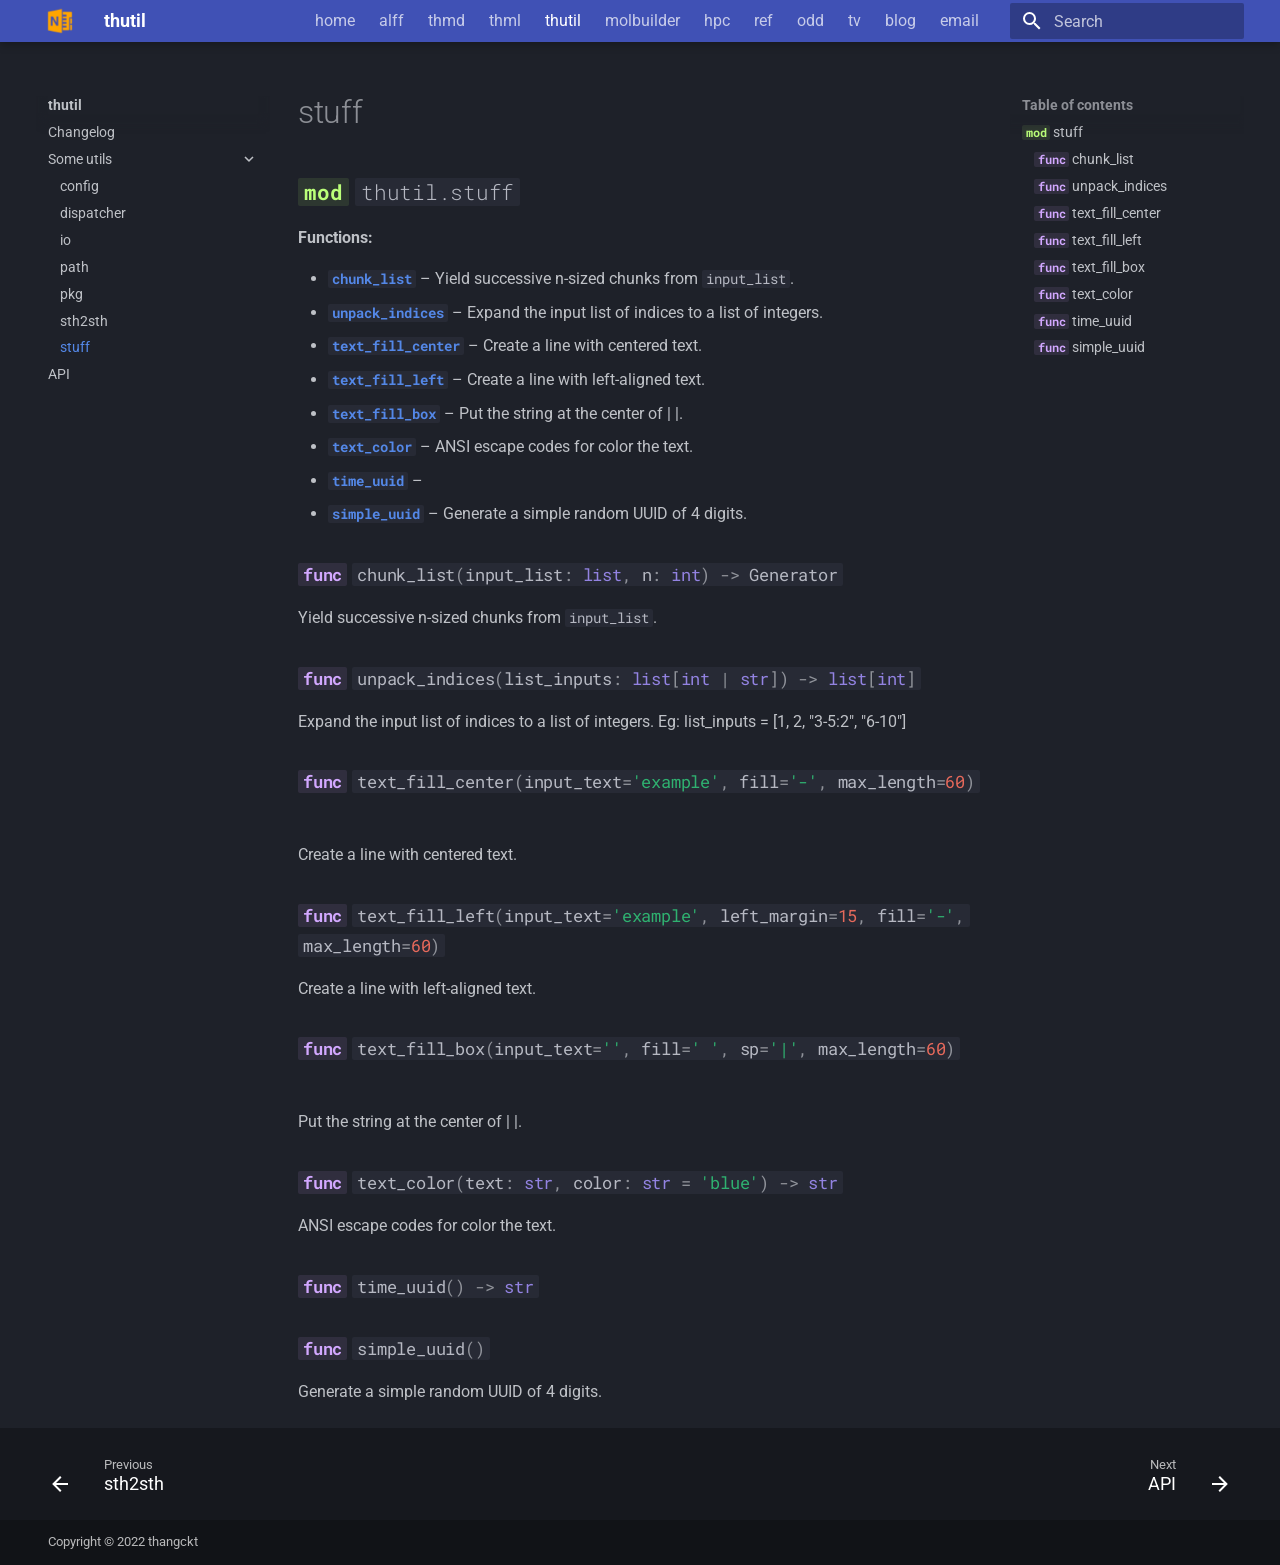
<file: stuff/index.html>
<!doctype html>
<html lang="en" class="no-js">
  <head>
    
      <meta charset="utf-8">
      <meta name="viewport" content="width=device-width,initial-scale=1">
      
      
        <meta name="author" content="C.Thang Nguyen">
      
      
      
        <link rel="prev" href="../sth2sth/">
      
      
        <link rel="next" href="../api/">
      
      
      <link rel="icon" href="../1images/one-note-128-o.png">
      <meta name="generator" content="mkdocs-1.6.1, mkdocs-material-9.6.11">
    
    
      
        <title>stuff - thutil</title>
      
    
    
      <link rel="stylesheet" href="../assets/stylesheets/main.92ba64da.min.css">
      
        
        <link rel="stylesheet" href="../assets/stylesheets/palette.06af60db.min.css">
      
      


    
    
      
    
    
      
        
        
        <link rel="preconnect" href="https://fonts.gstatic.com" crossorigin>
        <link rel="stylesheet" href="https://fonts.googleapis.com/css?family=Roboto:300,300i,400,400i,700,700i%7CRoboto+Mono:400,400i,700,700i&display=fallback">
        <style>:root{--md-text-font:"Roboto";--md-code-font:"Roboto Mono"}</style>
      
    
    
      <link rel="stylesheet" href="../assets/_mkdocstrings.css">
    
      <link rel="stylesheet" href="../_extra_theme/extra_css/full_width.css">
    
      <link rel="stylesheet" href="../_extra_theme/extra_css/font_size.css">
    
    <script>__md_scope=new URL("..",location),__md_hash=e=>[...e].reduce(((e,_)=>(e<<5)-e+_.charCodeAt(0)),0),__md_get=(e,_=localStorage,t=__md_scope)=>JSON.parse(_.getItem(t.pathname+"."+e)),__md_set=(e,_,t=localStorage,a=__md_scope)=>{try{t.setItem(a.pathname+"."+e,JSON.stringify(_))}catch(e){}}</script>
    
      
  


  
  

<script id="__analytics">function __md_analytics(){function e(){dataLayer.push(arguments)}window.dataLayer=window.dataLayer||[],e("js",new Date),e("config","G-QM7DWGY7ZT"),document.addEventListener("DOMContentLoaded",(function(){document.forms.search&&document.forms.search.query.addEventListener("blur",(function(){this.value&&e("event","search",{search_term:this.value})}));document$.subscribe((function(){var t=document.forms.feedback;if(void 0!==t)for(var a of t.querySelectorAll("[type=submit]"))a.addEventListener("click",(function(a){a.preventDefault();var n=document.location.pathname,d=this.getAttribute("data-md-value");e("event","feedback",{page:n,data:d}),t.firstElementChild.disabled=!0;var r=t.querySelector(".md-feedback__note [data-md-value='"+d+"']");r&&(r.hidden=!1)})),t.hidden=!1})),location$.subscribe((function(t){e("config","G-QM7DWGY7ZT",{page_path:t.pathname})}))}));var t=document.createElement("script");t.async=!0,t.src="https://www.googletagmanager.com/gtag/js?id=G-QM7DWGY7ZT",document.getElementById("__analytics").insertAdjacentElement("afterEnd",t)}</script>
  
    <script>"undefined"!=typeof __md_analytics&&__md_analytics()</script>
  

    
    
    
  </head>
  
  
    
    
    
    
    
    <body dir="ltr" data-md-color-scheme="slate" data-md-color-primary="indigo" data-md-color-accent="indigo">
  
    
    <input class="md-toggle" data-md-toggle="drawer" type="checkbox" id="__drawer" autocomplete="off">
    <input class="md-toggle" data-md-toggle="search" type="checkbox" id="__search" autocomplete="off">
    <label class="md-overlay" for="__drawer"></label>
    <div data-md-component="skip">
      
        
        <a href="#thutil.stuff" class="md-skip">
          Skip to content
        </a>
      
    </div>
    <div data-md-component="announce">
      
    </div>
    
    
      

  

<header class="md-header md-header--shadow md-header--lifted" data-md-component="header">
  <nav class="md-header__inner md-grid" aria-label="Header">
    <a href=".." title="thutil" class="md-header__button md-logo" aria-label="thutil" data-md-component="logo">
      
  <img src="../1images/one-note-128-o.png" alt="logo">

    </a>
    <label class="md-header__button md-icon" for="__drawer">
      
      <svg xmlns="http://www.w3.org/2000/svg" viewBox="0 0 24 24"><path d="M3 6h18v2H3zm0 5h18v2H3zm0 5h18v2H3z"/></svg>
    </label>
    <div class="md-header__title" data-md-component="header-title">
      <div class="md-header__ellipsis">
        <div class="md-header__topic">
          <span class="md-ellipsis">
            thutil
          </span>
        </div>
        <div class="md-header__topic" data-md-component="header-topic">
          <span class="md-ellipsis">
            
              stuff
            
          </span>
        </div>
      </div>
    </div>
      
        
<nav class="md-tabs" aria-label="Tabs" data-md-component="tabs">
  <div class="md-grid">
    <ul class="md-tabs__list">
      
        
  
  
  
  
    <li class="md-tabs__item">
      <a href="http://thangckt.github.io" class="md-tabs__link">
        
  
  
    
  
  home

      </a>
    </li>
  

      
        
  
  
  
  
    <li class="md-tabs__item">
      <a href="http://thangckt.github.io/alff_doc" class="md-tabs__link">
        
  
  
    
  
  alff

      </a>
    </li>
  

      
        
  
  
  
  
    <li class="md-tabs__item">
      <a href="http://thangckt.github.io/thmd_doc" class="md-tabs__link">
        
  
  
    
  
  thmd

      </a>
    </li>
  

      
        
  
  
  
  
    <li class="md-tabs__item">
      <a href="http://thangckt.github.io/thml_doc" class="md-tabs__link">
        
  
  
    
  
  thml

      </a>
    </li>
  

      
        
  
  
  
    
  
  
    
    
      <li class="md-tabs__item md-tabs__item--active">
        <a href=".." class="md-tabs__link">
          
  
  
    
  
  thutil

        </a>
      </li>
    
  

      
        
  
  
  
  
    <li class="md-tabs__item">
      <a href="http://thangckt.github.io/molbuilder" class="md-tabs__link">
        
  
  
    
  
  molbuilder

      </a>
    </li>
  

      
        
  
  
  
  
    <li class="md-tabs__item">
      <a href="http://thangckt.github.io/cluster" class="md-tabs__link">
        
  
  
    
  
  hpc

      </a>
    </li>
  

      
        
  
  
  
  
    <li class="md-tabs__item">
      <a href="http://thangckt.github.io/ref" class="md-tabs__link">
        
  
  
    
  
  ref

      </a>
    </li>
  

      
        
  
  
  
  
    <li class="md-tabs__item">
      <a href="http://thangckt.github.io/odd" class="md-tabs__link">
        
  
  
    
  
  odd

      </a>
    </li>
  

      
        
  
  
  
  
    <li class="md-tabs__item">
      <a href="http://thangckt.github.io/tv" class="md-tabs__link">
        
  
  
    
  
  tv

      </a>
    </li>
  

      
        
  
  
  
  
    <li class="md-tabs__item">
      <a href="http://thangckt.github.io/blog" class="md-tabs__link">
        
  
  
    
  
  blog

      </a>
    </li>
  

      
        
  
  
  
  
    <li class="md-tabs__item">
      <a href="http://thangckt.github.io/email" class="md-tabs__link">
        
  
  
    
  
  email

      </a>
    </li>
  

      
    </ul>
  </div>
</nav>
      
    
      
    
    
    
    
      
      
        <label class="md-header__button md-icon" for="__search">
          
          <svg xmlns="http://www.w3.org/2000/svg" viewBox="0 0 24 24"><path d="M9.5 3A6.5 6.5 0 0 1 16 9.5c0 1.61-.59 3.09-1.56 4.23l.27.27h.79l5 5-1.5 1.5-5-5v-.79l-.27-.27A6.52 6.52 0 0 1 9.5 16 6.5 6.5 0 0 1 3 9.5 6.5 6.5 0 0 1 9.5 3m0 2C7 5 5 7 5 9.5S7 14 9.5 14 14 12 14 9.5 12 5 9.5 5"/></svg>
        </label>
        <div class="md-search" data-md-component="search" role="dialog">
  <label class="md-search__overlay" for="__search"></label>
  <div class="md-search__inner" role="search">
    <form class="md-search__form" name="search">
      <input type="text" class="md-search__input" name="query" aria-label="Search" placeholder="Search" autocapitalize="off" autocorrect="off" autocomplete="off" spellcheck="false" data-md-component="search-query" required>
      <label class="md-search__icon md-icon" for="__search">
        
        <svg xmlns="http://www.w3.org/2000/svg" viewBox="0 0 24 24"><path d="M9.5 3A6.5 6.5 0 0 1 16 9.5c0 1.61-.59 3.09-1.56 4.23l.27.27h.79l5 5-1.5 1.5-5-5v-.79l-.27-.27A6.52 6.52 0 0 1 9.5 16 6.5 6.5 0 0 1 3 9.5 6.5 6.5 0 0 1 9.5 3m0 2C7 5 5 7 5 9.5S7 14 9.5 14 14 12 14 9.5 12 5 9.5 5"/></svg>
        
        <svg xmlns="http://www.w3.org/2000/svg" viewBox="0 0 24 24"><path d="M20 11v2H8l5.5 5.5-1.42 1.42L4.16 12l7.92-7.92L13.5 5.5 8 11z"/></svg>
      </label>
      <nav class="md-search__options" aria-label="Search">
        
        <button type="reset" class="md-search__icon md-icon" title="Clear" aria-label="Clear" tabindex="-1">
          
          <svg xmlns="http://www.w3.org/2000/svg" viewBox="0 0 24 24"><path d="M19 6.41 17.59 5 12 10.59 6.41 5 5 6.41 10.59 12 5 17.59 6.41 19 12 13.41 17.59 19 19 17.59 13.41 12z"/></svg>
        </button>
      </nav>
      
        <div class="md-search__suggest" data-md-component="search-suggest"></div>
      
    </form>
    <div class="md-search__output">
      <div class="md-search__scrollwrap" tabindex="0" data-md-scrollfix>
        <div class="md-search-result" data-md-component="search-result">
          <div class="md-search-result__meta">
            Initializing search
          </div>
          <ol class="md-search-result__list" role="presentation"></ol>
        </div>
      </div>
    </div>
  </div>
</div>
      
    
    
  </nav>
  
</header>
    
    <div class="md-container" data-md-component="container">
      
      
      
      
      <main class="md-main" data-md-component="main">
        <div class="md-main__inner md-grid">
          
            
              
              <div class="md-sidebar md-sidebar--primary" data-md-component="sidebar" data-md-type="navigation" >
                <div class="md-sidebar__scrollwrap">
                  <div class="md-sidebar__inner">
                    


  


<nav class="md-nav md-nav--primary md-nav--lifted" aria-label="Navigation" data-md-level="0">
  <label class="md-nav__title" for="__drawer">
    <a href=".." title="thutil" class="md-nav__button md-logo" aria-label="thutil" data-md-component="logo">
      
  <img src="../1images/one-note-128-o.png" alt="logo">

    </a>
    thutil
  </label>
  
  <ul class="md-nav__list" data-md-scrollfix>
    
      
      
  
  
  
  
    <li class="md-nav__item">
      <a href="http://thangckt.github.io" class="md-nav__link">
        
  
  
  <span class="md-ellipsis">
    home
    
  </span>
  

      </a>
    </li>
  

    
      
      
  
  
  
  
    <li class="md-nav__item">
      <a href="http://thangckt.github.io/alff_doc" class="md-nav__link">
        
  
  
  <span class="md-ellipsis">
    alff
    
  </span>
  

      </a>
    </li>
  

    
      
      
  
  
  
  
    <li class="md-nav__item">
      <a href="http://thangckt.github.io/thmd_doc" class="md-nav__link">
        
  
  
  <span class="md-ellipsis">
    thmd
    
  </span>
  

      </a>
    </li>
  

    
      
      
  
  
  
  
    <li class="md-nav__item">
      <a href="http://thangckt.github.io/thml_doc" class="md-nav__link">
        
  
  
  <span class="md-ellipsis">
    thml
    
  </span>
  

      </a>
    </li>
  

    
      
      
  
  
    
  
  
  
    
    
      
        
          
        
      
        
      
        
      
        
      
    
    
    
      
        
        
      
      
    
    
    <li class="md-nav__item md-nav__item--active md-nav__item--section md-nav__item--nested">
      
        
        
        <input class="md-nav__toggle md-toggle " type="checkbox" id="__nav_5" checked>
        
          
          <div class="md-nav__link md-nav__container">
            <a href=".." class="md-nav__link ">
              
  
  
  <span class="md-ellipsis">
    thutil
    
  </span>
  

            </a>
            
              
              <label class="md-nav__link " for="__nav_5" id="__nav_5_label" tabindex="">
                <span class="md-nav__icon md-icon"></span>
              </label>
            
          </div>
        
        <nav class="md-nav" data-md-level="1" aria-labelledby="__nav_5_label" aria-expanded="true">
          <label class="md-nav__title" for="__nav_5">
            <span class="md-nav__icon md-icon"></span>
            thutil
          </label>
          <ul class="md-nav__list" data-md-scrollfix>
            
              
            
              
                
  
  
  
  
    <li class="md-nav__item">
      <a href="../CHANGELOG.md" class="md-nav__link">
        
  
  
  <span class="md-ellipsis">
    Changelog
    
  </span>
  

      </a>
    </li>
  

              
            
              
                
  
  
    
  
  
  
    
    
      
        
      
        
      
        
      
        
      
        
      
        
      
        
      
    
    
    
      
      
    
    
    <li class="md-nav__item md-nav__item--active md-nav__item--nested">
      
        
        
        <input class="md-nav__toggle md-toggle " type="checkbox" id="__nav_5_3" checked>
        
          
          <label class="md-nav__link" for="__nav_5_3" id="__nav_5_3_label" tabindex="0">
            
  
  
  <span class="md-ellipsis">
    Some utils
    
  </span>
  

            <span class="md-nav__icon md-icon"></span>
          </label>
        
        <nav class="md-nav" data-md-level="2" aria-labelledby="__nav_5_3_label" aria-expanded="true">
          <label class="md-nav__title" for="__nav_5_3">
            <span class="md-nav__icon md-icon"></span>
            Some utils
          </label>
          <ul class="md-nav__list" data-md-scrollfix>
            
              
                
  
  
  
  
    <li class="md-nav__item">
      <a href="../config/" class="md-nav__link">
        
  
  
  <span class="md-ellipsis">
    config
    
  </span>
  

      </a>
    </li>
  

              
            
              
                
  
  
  
  
    <li class="md-nav__item">
      <a href="../dispatcher/" class="md-nav__link">
        
  
  
  <span class="md-ellipsis">
    dispatcher
    
  </span>
  

      </a>
    </li>
  

              
            
              
                
  
  
  
  
    <li class="md-nav__item">
      <a href="../io/" class="md-nav__link">
        
  
  
  <span class="md-ellipsis">
    io
    
  </span>
  

      </a>
    </li>
  

              
            
              
                
  
  
  
  
    <li class="md-nav__item">
      <a href="../path/" class="md-nav__link">
        
  
  
  <span class="md-ellipsis">
    path
    
  </span>
  

      </a>
    </li>
  

              
            
              
                
  
  
  
  
    <li class="md-nav__item">
      <a href="../pkg/" class="md-nav__link">
        
  
  
  <span class="md-ellipsis">
    pkg
    
  </span>
  

      </a>
    </li>
  

              
            
              
                
  
  
  
  
    <li class="md-nav__item">
      <a href="../sth2sth/" class="md-nav__link">
        
  
  
  <span class="md-ellipsis">
    sth2sth
    
  </span>
  

      </a>
    </li>
  

              
            
              
                
  
  
    
  
  
  
    <li class="md-nav__item md-nav__item--active">
      
      <input class="md-nav__toggle md-toggle" type="checkbox" id="__toc">
      
      
      
        <label class="md-nav__link md-nav__link--active" for="__toc">
          
  
  
  <span class="md-ellipsis">
    stuff
    
  </span>
  

          <span class="md-nav__icon md-icon"></span>
        </label>
      
      <a href="./" class="md-nav__link md-nav__link--active">
        
  
  
  <span class="md-ellipsis">
    stuff
    
  </span>
  

      </a>
      
        

<nav class="md-nav md-nav--secondary" aria-label="Table of contents">
  
  
  
  
    <label class="md-nav__title" for="__toc">
      <span class="md-nav__icon md-icon"></span>
      Table of contents
    </label>
    <ul class="md-nav__list" data-md-component="toc" data-md-scrollfix>
      
        <li class="md-nav__item">
  <a href="#thutil.stuff" class="md-nav__link">
    <span class="md-ellipsis">
      <code class="doc-symbol doc-symbol-toc doc-symbol-module"></code>&nbsp;stuff
    </span>
  </a>
  
    <nav class="md-nav" aria-label=" stuff">
      <ul class="md-nav__list">
        
          <li class="md-nav__item">
  <a href="#thutil.stuff.chunk_list" class="md-nav__link">
    <span class="md-ellipsis">
      <code class="doc-symbol doc-symbol-toc doc-symbol-function"></code>&nbsp;chunk_list
    </span>
  </a>
  
</li>
        
          <li class="md-nav__item">
  <a href="#thutil.stuff.unpack_indices" class="md-nav__link">
    <span class="md-ellipsis">
      <code class="doc-symbol doc-symbol-toc doc-symbol-function"></code>&nbsp;unpack_indices
    </span>
  </a>
  
</li>
        
          <li class="md-nav__item">
  <a href="#thutil.stuff.text_fill_center" class="md-nav__link">
    <span class="md-ellipsis">
      <code class="doc-symbol doc-symbol-toc doc-symbol-function"></code>&nbsp;text_fill_center
    </span>
  </a>
  
</li>
        
          <li class="md-nav__item">
  <a href="#thutil.stuff.text_fill_left" class="md-nav__link">
    <span class="md-ellipsis">
      <code class="doc-symbol doc-symbol-toc doc-symbol-function"></code>&nbsp;text_fill_left
    </span>
  </a>
  
</li>
        
          <li class="md-nav__item">
  <a href="#thutil.stuff.text_fill_box" class="md-nav__link">
    <span class="md-ellipsis">
      <code class="doc-symbol doc-symbol-toc doc-symbol-function"></code>&nbsp;text_fill_box
    </span>
  </a>
  
</li>
        
          <li class="md-nav__item">
  <a href="#thutil.stuff.text_color" class="md-nav__link">
    <span class="md-ellipsis">
      <code class="doc-symbol doc-symbol-toc doc-symbol-function"></code>&nbsp;text_color
    </span>
  </a>
  
</li>
        
          <li class="md-nav__item">
  <a href="#thutil.stuff.time_uuid" class="md-nav__link">
    <span class="md-ellipsis">
      <code class="doc-symbol doc-symbol-toc doc-symbol-function"></code>&nbsp;time_uuid
    </span>
  </a>
  
</li>
        
          <li class="md-nav__item">
  <a href="#thutil.stuff.simple_uuid" class="md-nav__link">
    <span class="md-ellipsis">
      <code class="doc-symbol doc-symbol-toc doc-symbol-function"></code>&nbsp;simple_uuid
    </span>
  </a>
  
</li>
        
      </ul>
    </nav>
  
</li>
      
    </ul>
  
</nav>
      
    </li>
  

              
            
          </ul>
        </nav>
      
    </li>
  

              
            
              
                
  
  
  
  
    <li class="md-nav__item">
      <a href="../api/" class="md-nav__link">
        
  
  
  <span class="md-ellipsis">
    API
    
  </span>
  

      </a>
    </li>
  

              
            
          </ul>
        </nav>
      
    </li>
  

    
      
      
  
  
  
  
    <li class="md-nav__item">
      <a href="http://thangckt.github.io/molbuilder" class="md-nav__link">
        
  
  
  <span class="md-ellipsis">
    molbuilder
    
  </span>
  

      </a>
    </li>
  

    
      
      
  
  
  
  
    <li class="md-nav__item">
      <a href="http://thangckt.github.io/cluster" class="md-nav__link">
        
  
  
  <span class="md-ellipsis">
    hpc
    
  </span>
  

      </a>
    </li>
  

    
      
      
  
  
  
  
    <li class="md-nav__item">
      <a href="http://thangckt.github.io/ref" class="md-nav__link">
        
  
  
  <span class="md-ellipsis">
    ref
    
  </span>
  

      </a>
    </li>
  

    
      
      
  
  
  
  
    <li class="md-nav__item">
      <a href="http://thangckt.github.io/odd" class="md-nav__link">
        
  
  
  <span class="md-ellipsis">
    odd
    
  </span>
  

      </a>
    </li>
  

    
      
      
  
  
  
  
    <li class="md-nav__item">
      <a href="http://thangckt.github.io/tv" class="md-nav__link">
        
  
  
  <span class="md-ellipsis">
    tv
    
  </span>
  

      </a>
    </li>
  

    
      
      
  
  
  
  
    <li class="md-nav__item">
      <a href="http://thangckt.github.io/blog" class="md-nav__link">
        
  
  
  <span class="md-ellipsis">
    blog
    
  </span>
  

      </a>
    </li>
  

    
      
      
  
  
  
  
    <li class="md-nav__item">
      <a href="http://thangckt.github.io/email" class="md-nav__link">
        
  
  
  <span class="md-ellipsis">
    email
    
  </span>
  

      </a>
    </li>
  

    
  </ul>
</nav>
                  </div>
                </div>
              </div>
            
            
              
              <div class="md-sidebar md-sidebar--secondary" data-md-component="sidebar" data-md-type="toc" >
                <div class="md-sidebar__scrollwrap">
                  <div class="md-sidebar__inner">
                    

<nav class="md-nav md-nav--secondary" aria-label="Table of contents">
  
  
  
  
    <label class="md-nav__title" for="__toc">
      <span class="md-nav__icon md-icon"></span>
      Table of contents
    </label>
    <ul class="md-nav__list" data-md-component="toc" data-md-scrollfix>
      
        <li class="md-nav__item">
  <a href="#thutil.stuff" class="md-nav__link">
    <span class="md-ellipsis">
      <code class="doc-symbol doc-symbol-toc doc-symbol-module"></code>&nbsp;stuff
    </span>
  </a>
  
    <nav class="md-nav" aria-label=" stuff">
      <ul class="md-nav__list">
        
          <li class="md-nav__item">
  <a href="#thutil.stuff.chunk_list" class="md-nav__link">
    <span class="md-ellipsis">
      <code class="doc-symbol doc-symbol-toc doc-symbol-function"></code>&nbsp;chunk_list
    </span>
  </a>
  
</li>
        
          <li class="md-nav__item">
  <a href="#thutil.stuff.unpack_indices" class="md-nav__link">
    <span class="md-ellipsis">
      <code class="doc-symbol doc-symbol-toc doc-symbol-function"></code>&nbsp;unpack_indices
    </span>
  </a>
  
</li>
        
          <li class="md-nav__item">
  <a href="#thutil.stuff.text_fill_center" class="md-nav__link">
    <span class="md-ellipsis">
      <code class="doc-symbol doc-symbol-toc doc-symbol-function"></code>&nbsp;text_fill_center
    </span>
  </a>
  
</li>
        
          <li class="md-nav__item">
  <a href="#thutil.stuff.text_fill_left" class="md-nav__link">
    <span class="md-ellipsis">
      <code class="doc-symbol doc-symbol-toc doc-symbol-function"></code>&nbsp;text_fill_left
    </span>
  </a>
  
</li>
        
          <li class="md-nav__item">
  <a href="#thutil.stuff.text_fill_box" class="md-nav__link">
    <span class="md-ellipsis">
      <code class="doc-symbol doc-symbol-toc doc-symbol-function"></code>&nbsp;text_fill_box
    </span>
  </a>
  
</li>
        
          <li class="md-nav__item">
  <a href="#thutil.stuff.text_color" class="md-nav__link">
    <span class="md-ellipsis">
      <code class="doc-symbol doc-symbol-toc doc-symbol-function"></code>&nbsp;text_color
    </span>
  </a>
  
</li>
        
          <li class="md-nav__item">
  <a href="#thutil.stuff.time_uuid" class="md-nav__link">
    <span class="md-ellipsis">
      <code class="doc-symbol doc-symbol-toc doc-symbol-function"></code>&nbsp;time_uuid
    </span>
  </a>
  
</li>
        
          <li class="md-nav__item">
  <a href="#thutil.stuff.simple_uuid" class="md-nav__link">
    <span class="md-ellipsis">
      <code class="doc-symbol doc-symbol-toc doc-symbol-function"></code>&nbsp;simple_uuid
    </span>
  </a>
  
</li>
        
      </ul>
    </nav>
  
</li>
      
    </ul>
  
</nav>
                  </div>
                </div>
              </div>
            
          
          
            <div class="md-content" data-md-component="content">
              <article class="md-content__inner md-typeset">
                
                  



  <h1>stuff</h1>

<div class="doc doc-object doc-module">



<h2 id="thutil.stuff" class="doc doc-heading">
<code class="doc-symbol doc-symbol-heading doc-symbol-module"></code>            <code>thutil.stuff</code>


<a href="#thutil.stuff" class="headerlink" title="Permanent link">&para;</a></h2>

    <div class="doc doc-contents first">










<p><span class="doc-section-title">Functions:</span></p>
    <ul>
          <li class="doc-section-item field-body">
            <b><code><a class="autorefs autorefs-internal" title="            chunk_list(input_list: list, n: int) -> Generator (thutil.stuff.chunk_list)" href="../api/#thutil.stuff.chunk_list">chunk_list</a></code></b>
            –
            <div class="doc-md-description">
              <p>Yield successive n-sized chunks from <code>input_list</code>.</p>
            </div>
          </li>
          <li class="doc-section-item field-body">
            <b><code><a class="autorefs autorefs-internal" title="            unpack_indices(list_inputs: list[int | str]) -> list[int] (thutil.stuff.unpack_indices)" href="../api/#thutil.stuff.unpack_indices">unpack_indices</a></code></b>
            –
            <div class="doc-md-description">
              <p>Expand the input list of indices to a list of integers.</p>
            </div>
          </li>
          <li class="doc-section-item field-body">
            <b><code><a class="autorefs autorefs-internal" title="            text_fill_center(input_text='example', fill='-', max_length=60) (thutil.stuff.text_fill_center)" href="../api/#thutil.stuff.text_fill_center">text_fill_center</a></code></b>
            –
            <div class="doc-md-description">
              <p>Create a line with centered text.</p>
            </div>
          </li>
          <li class="doc-section-item field-body">
            <b><code><a class="autorefs autorefs-internal" title="            text_fill_left(input_text='example', left_margin=15, fill='-', max_length=60) (thutil.stuff.text_fill_left)" href="../api/#thutil.stuff.text_fill_left">text_fill_left</a></code></b>
            –
            <div class="doc-md-description">
              <p>Create a line with left-aligned text.</p>
            </div>
          </li>
          <li class="doc-section-item field-body">
            <b><code><a class="autorefs autorefs-internal" title="            text_fill_box(input_text='', fill=' ', sp='|', max_length=60) (thutil.stuff.text_fill_box)" href="../api/#thutil.stuff.text_fill_box">text_fill_box</a></code></b>
            –
            <div class="doc-md-description">
              <p>Put the string at the center of |  |.</p>
            </div>
          </li>
          <li class="doc-section-item field-body">
            <b><code><a class="autorefs autorefs-internal" title="            text_color(text: str, color: str = 'blue') -> str (thutil.stuff.text_color)" href="../api/#thutil.stuff.text_color">text_color</a></code></b>
            –
            <div class="doc-md-description">
              <p>ANSI escape codes for color the text.</p>
            </div>
          </li>
          <li class="doc-section-item field-body">
            <b><code><a class="autorefs autorefs-internal" title="            time_uuid() -> str (thutil.stuff.time_uuid)" href="../api/#thutil.stuff.time_uuid">time_uuid</a></code></b>
            –
            <div class="doc-md-description">
              
            </div>
          </li>
          <li class="doc-section-item field-body">
            <b><code><a class="autorefs autorefs-internal" title="            simple_uuid() (thutil.stuff.simple_uuid)" href="../api/#thutil.stuff.simple_uuid">simple_uuid</a></code></b>
            –
            <div class="doc-md-description">
              <p>Generate a simple random UUID of 4 digits.</p>
            </div>
          </li>
    </ul>





  <div class="doc doc-children">









<div class="doc doc-object doc-function">


<h3 id="thutil.stuff.chunk_list" class="doc doc-heading">
<code class="doc-symbol doc-symbol-heading doc-symbol-function"></code>            <code class="highlight language-python"><span class="n">chunk_list</span><span class="p">(</span><span class="n">input_list</span><span class="p">:</span> <span class="nb">list</span><span class="p">,</span> <span class="n">n</span><span class="p">:</span> <span class="nb">int</span><span class="p">)</span> <span class="o">-&gt;</span> <span class="n">Generator</span></code>

<a href="#thutil.stuff.chunk_list" class="headerlink" title="Permanent link">&para;</a></h3>


    <div class="doc doc-contents ">

        <p>Yield successive n-sized chunks from <code>input_list</code>.</p>


    </div>

</div>

<div class="doc doc-object doc-function">


<h3 id="thutil.stuff.unpack_indices" class="doc doc-heading">
<code class="doc-symbol doc-symbol-heading doc-symbol-function"></code>            <code class="highlight language-python"><span class="n">unpack_indices</span><span class="p">(</span><span class="n">list_inputs</span><span class="p">:</span> <span class="nb">list</span><span class="p">[</span><span class="nb">int</span> <span class="o">|</span> <span class="nb">str</span><span class="p">])</span> <span class="o">-&gt;</span> <span class="nb">list</span><span class="p">[</span><span class="nb">int</span><span class="p">]</span></code>

<a href="#thutil.stuff.unpack_indices" class="headerlink" title="Permanent link">&para;</a></h3>


    <div class="doc doc-contents ">

        <p>Expand the input list of indices to a list of integers.
Eg: list_inputs = [1, 2, "3-5:2", "6-10"]</p>


    </div>

</div>

<div class="doc doc-object doc-function">


<h3 id="thutil.stuff.text_fill_center" class="doc doc-heading">
<code class="doc-symbol doc-symbol-heading doc-symbol-function"></code>            <code class="highlight language-python"><span class="n">text_fill_center</span><span class="p">(</span><span class="n">input_text</span><span class="o">=</span><span class="s1">&#39;example&#39;</span><span class="p">,</span> <span class="n">fill</span><span class="o">=</span><span class="s1">&#39;-&#39;</span><span class="p">,</span> <span class="n">max_length</span><span class="o">=</span><span class="mi">60</span><span class="p">)</span></code>

<a href="#thutil.stuff.text_fill_center" class="headerlink" title="Permanent link">&para;</a></h3>


    <div class="doc doc-contents ">

        <p>Create a line with centered text.</p>


    </div>

</div>

<div class="doc doc-object doc-function">


<h3 id="thutil.stuff.text_fill_left" class="doc doc-heading">
<code class="doc-symbol doc-symbol-heading doc-symbol-function"></code>            <code class="highlight language-python"><span class="n">text_fill_left</span><span class="p">(</span><span class="n">input_text</span><span class="o">=</span><span class="s1">&#39;example&#39;</span><span class="p">,</span> <span class="n">left_margin</span><span class="o">=</span><span class="mi">15</span><span class="p">,</span> <span class="n">fill</span><span class="o">=</span><span class="s1">&#39;-&#39;</span><span class="p">,</span> <span class="n">max_length</span><span class="o">=</span><span class="mi">60</span><span class="p">)</span></code>

<a href="#thutil.stuff.text_fill_left" class="headerlink" title="Permanent link">&para;</a></h3>


    <div class="doc doc-contents ">

        <p>Create a line with left-aligned text.</p>


    </div>

</div>

<div class="doc doc-object doc-function">


<h3 id="thutil.stuff.text_fill_box" class="doc doc-heading">
<code class="doc-symbol doc-symbol-heading doc-symbol-function"></code>            <code class="highlight language-python"><span class="n">text_fill_box</span><span class="p">(</span><span class="n">input_text</span><span class="o">=</span><span class="s1">&#39;&#39;</span><span class="p">,</span> <span class="n">fill</span><span class="o">=</span><span class="s1">&#39; &#39;</span><span class="p">,</span> <span class="n">sp</span><span class="o">=</span><span class="s1">&#39;|&#39;</span><span class="p">,</span> <span class="n">max_length</span><span class="o">=</span><span class="mi">60</span><span class="p">)</span></code>

<a href="#thutil.stuff.text_fill_box" class="headerlink" title="Permanent link">&para;</a></h3>


    <div class="doc doc-contents ">

        <p>Put the string at the center of |  |.</p>


    </div>

</div>

<div class="doc doc-object doc-function">


<h3 id="thutil.stuff.text_color" class="doc doc-heading">
<code class="doc-symbol doc-symbol-heading doc-symbol-function"></code>            <code class="highlight language-python"><span class="n">text_color</span><span class="p">(</span><span class="n">text</span><span class="p">:</span> <span class="nb">str</span><span class="p">,</span> <span class="n">color</span><span class="p">:</span> <span class="nb">str</span> <span class="o">=</span> <span class="s1">&#39;blue&#39;</span><span class="p">)</span> <span class="o">-&gt;</span> <span class="nb">str</span></code>

<a href="#thutil.stuff.text_color" class="headerlink" title="Permanent link">&para;</a></h3>


    <div class="doc doc-contents ">

        <p>ANSI escape codes for color the text.</p>


    </div>

</div>

<div class="doc doc-object doc-function">


<h3 id="thutil.stuff.time_uuid" class="doc doc-heading">
<code class="doc-symbol doc-symbol-heading doc-symbol-function"></code>            <code class="highlight language-python"><span class="n">time_uuid</span><span class="p">()</span> <span class="o">-&gt;</span> <span class="nb">str</span></code>

<a href="#thutil.stuff.time_uuid" class="headerlink" title="Permanent link">&para;</a></h3>


    <div class="doc doc-contents ">


    </div>

</div>

<div class="doc doc-object doc-function">


<h3 id="thutil.stuff.simple_uuid" class="doc doc-heading">
<code class="doc-symbol doc-symbol-heading doc-symbol-function"></code>            <code class="highlight language-python"><span class="n">simple_uuid</span><span class="p">()</span></code>

<a href="#thutil.stuff.simple_uuid" class="headerlink" title="Permanent link">&para;</a></h3>


    <div class="doc doc-contents ">

        <p>Generate a simple random UUID of 4 digits.</p>


    </div>

</div>



  </div>

    </div>

</div>









  




                
              </article>
            </div>
          
          
<script>var target=document.getElementById(location.hash.slice(1));target&&target.name&&(target.checked=target.name.startsWith("__tabbed_"))</script>
        </div>
        
          <button type="button" class="md-top md-icon" data-md-component="top" hidden>
  
  <svg xmlns="http://www.w3.org/2000/svg" viewBox="0 0 24 24"><path d="M13 20h-2V8l-5.5 5.5-1.42-1.42L12 4.16l7.92 7.92-1.42 1.42L13 8z"/></svg>
  Back to top
</button>
        
      </main>
      
        <footer class="md-footer">
  
    
      
      <nav class="md-footer__inner md-grid" aria-label="Footer" >
        
          
          <a href="../sth2sth/" class="md-footer__link md-footer__link--prev" aria-label="Previous: sth2sth">
            <div class="md-footer__button md-icon">
              
              <svg xmlns="http://www.w3.org/2000/svg" viewBox="0 0 24 24"><path d="M20 11v2H8l5.5 5.5-1.42 1.42L4.16 12l7.92-7.92L13.5 5.5 8 11z"/></svg>
            </div>
            <div class="md-footer__title">
              <span class="md-footer__direction">
                Previous
              </span>
              <div class="md-ellipsis">
                sth2sth
              </div>
            </div>
          </a>
        
        
          
          <a href="../api/" class="md-footer__link md-footer__link--next" aria-label="Next: API">
            <div class="md-footer__title">
              <span class="md-footer__direction">
                Next
              </span>
              <div class="md-ellipsis">
                API
              </div>
            </div>
            <div class="md-footer__button md-icon">
              
              <svg xmlns="http://www.w3.org/2000/svg" viewBox="0 0 24 24"><path d="M4 11v2h12l-5.5 5.5 1.42 1.42L19.84 12l-7.92-7.92L10.5 5.5 16 11z"/></svg>
            </div>
          </a>
        
      </nav>
    
  
  <div class="md-footer-meta md-typeset">
    <div class="md-footer-meta__inner md-grid">
      <div class="md-copyright">
  
    <div class="md-copyright__highlight">
      Copyright &copy; 2022 <a href="https://thangckt.github.io">thangckt</a>
    </div>
  
  
</div>
      
    </div>
  </div>
</footer>
      
    </div>
    <div class="md-dialog" data-md-component="dialog">
      <div class="md-dialog__inner md-typeset"></div>
    </div>
    
    
    
      
      <script id="__config" type="application/json">{"base": "..", "features": ["content.code.annotate", "navigation.expand", "navigation.indexes", "navigation.tracking", "navigation.top", "search.suggest", "toc.follow", "navigation.tabs", "navigation.tabs.sticky", "navigation.tabs.header", "navigation.footer"], "search": "../assets/javascripts/workers/search.f8cc74c7.min.js", "tags": null, "translations": {"clipboard.copied": "Copied to clipboard", "clipboard.copy": "Copy to clipboard", "search.result.more.one": "1 more on this page", "search.result.more.other": "# more on this page", "search.result.none": "No matching documents", "search.result.one": "1 matching document", "search.result.other": "# matching documents", "search.result.placeholder": "Type to start searching", "search.result.term.missing": "Missing", "select.version": "Select version"}, "version": null}</script>
    
    
      <script src="../assets/javascripts/bundle.bd1079be.min.js"></script>
      
        <script src="../1thang_js/gas_ip_logger.js"></script>
      
    
  </body>
</html>
</file>
<file: assets/_mkdocstrings.css>
/* Avoid breaking parameter names, etc. in table cells. */
.doc-contents td code {
  word-break: normal !important;
}

/* No line break before first paragraph of descriptions. */
.doc-md-description,
.doc-md-description>p:first-child {
  display: inline;
}

/* Max width for docstring sections tables. */
.doc .md-typeset__table,
.doc .md-typeset__table table {
  display: table !important;
  width: 100%;
}

.doc .md-typeset__table tr {
  display: table-row;
}

/* Defaults in Spacy table style. */
.doc-param-default {
  float: right;
}

/* Parameter headings must be inline, not blocks. */
.doc-heading-parameter {
  display: inline;
}

/* Prefer space on the right, not the left of parameter permalinks. */
.doc-heading-parameter .headerlink {
  margin-left: 0 !important;
  margin-right: 0.2rem;
}

/* Backward-compatibility: docstring section titles in bold. */
.doc-section-title {
  font-weight: bold;
}

/* Backlinks crumb separator. */
.doc-backlink-crumb {
  display: inline-flex;
  gap: .2rem;
  white-space: nowrap;
  align-items: center;
  vertical-align: middle;
}
.doc-backlink-crumb:not(:first-child)::before {
  background-color: var(--md-default-fg-color--lighter);
  content: "";
  display: inline;
  height: 1rem;
  --md-path-icon: url('data:image/svg+xml;charset=utf-8,<svg xmlns="http://www.w3.org/2000/svg" viewBox="0 0 24 24"><path d="M8.59 16.58 13.17 12 8.59 7.41 10 6l6 6-6 6z"/></svg>');
  -webkit-mask-image: var(--md-path-icon);
  mask-image: var(--md-path-icon);
  width: 1rem;
}
.doc-backlink-crumb.last {
  font-weight: bold;
}

/* Symbols in Navigation and ToC. */
:root, :host,
[data-md-color-scheme="default"] {
  --doc-symbol-parameter-fg-color: #df50af;
  --doc-symbol-attribute-fg-color: #953800;
  --doc-symbol-function-fg-color: #8250df;
  --doc-symbol-method-fg-color: #8250df;
  --doc-symbol-class-fg-color: #0550ae;
  --doc-symbol-module-fg-color: #5cad0f;

  --doc-symbol-parameter-bg-color: #df50af1a;
  --doc-symbol-attribute-bg-color: #9538001a;
  --doc-symbol-function-bg-color: #8250df1a;
  --doc-symbol-method-bg-color: #8250df1a;
  --doc-symbol-class-bg-color: #0550ae1a;
  --doc-symbol-module-bg-color: #5cad0f1a;
}

[data-md-color-scheme="slate"] {
  --doc-symbol-parameter-fg-color: #ffa8cc;
  --doc-symbol-attribute-fg-color: #ffa657;
  --doc-symbol-function-fg-color: #d2a8ff;
  --doc-symbol-method-fg-color: #d2a8ff;
  --doc-symbol-class-fg-color: #79c0ff;
  --doc-symbol-module-fg-color: #baff79;

  --doc-symbol-parameter-bg-color: #ffa8cc1a;
  --doc-symbol-attribute-bg-color: #ffa6571a;
  --doc-symbol-function-bg-color: #d2a8ff1a;
  --doc-symbol-method-bg-color: #d2a8ff1a;
  --doc-symbol-class-bg-color: #79c0ff1a;
  --doc-symbol-module-bg-color: #baff791a;
}

code.doc-symbol {
  border-radius: .1rem;
  font-size: .85em;
  padding: 0 .3em;
  font-weight: bold;
}

code.doc-symbol-parameter,
a code.doc-symbol-parameter {
  color: var(--doc-symbol-parameter-fg-color);
  background-color: var(--doc-symbol-parameter-bg-color);
}

code.doc-symbol-parameter::after {
  content: "param";
}

code.doc-symbol-attribute,
a code.doc-symbol-attribute {
  color: var(--doc-symbol-attribute-fg-color);
  background-color: var(--doc-symbol-attribute-bg-color);
}

code.doc-symbol-attribute::after {
  content: "attr";
}

code.doc-symbol-function,
a code.doc-symbol-function {
  color: var(--doc-symbol-function-fg-color);
  background-color: var(--doc-symbol-function-bg-color);
}

code.doc-symbol-function::after {
  content: "func";
}

code.doc-symbol-method,
a code.doc-symbol-method {
  color: var(--doc-symbol-method-fg-color);
  background-color: var(--doc-symbol-method-bg-color);
}

code.doc-symbol-method::after {
  content: "meth";
}

code.doc-symbol-class,
a code.doc-symbol-class {
  color: var(--doc-symbol-class-fg-color);
  background-color: var(--doc-symbol-class-bg-color);
}

code.doc-symbol-class::after {
  content: "class";
}

code.doc-symbol-module,
a code.doc-symbol-module {
  color: var(--doc-symbol-module-fg-color);
  background-color: var(--doc-symbol-module-bg-color);
}

code.doc-symbol-module::after {
  content: "mod";
}

.doc-signature .autorefs {
  color: inherit;
  border-bottom: 1px dotted currentcolor;
}
</file>
<file: _extra_theme/extra_css/full_width.css>
/* Maximum space for text block */
.md-grid {
  max-width: 95%;
  /* or 100%, if you want to stretch to full-width */
}

/* @media only screen and (min-width: 76.25em) {
    .md-main__inner {
      max-width: none;
    }
    .md-sidebar--primary {
      left: 0;
    }
    .md-sidebar--secondary {
      right: 0;
      margin-left: 0;
      -webkit-transform: none;
      transform: none;
    }
  } */


/* Reduce height of header bar */
.md-header__inner,
.md-header__title,
.md-tabs__list,
.md-tabs__item {
  height: 42px;
}

.md-header__title {
  line-height: 42px;
}

.md-tabs__item {
  line-height: 9px;
}

.md-tabs__item a {
  font-size: 12pt;
}

/* .md-tabs__item {
    padding-left: .6rem;
    padding-right: .6rem;
  } */
</file>
<file: _extra_theme/extra_css/font_size.css>
/*Change font size in admonition */
.md-typeset .admonition{
  font-size: 16px;
}


/*Change font size in table */
/* https://github.com/squidfunk/mkdocs-material/discussions/3380 */
.md-typeset table:not([class]) {
  font-size: 16px;
}
</file>
<file: assets/stylesheets/main.92ba64da.min.css>
@charset "UTF-8";html{-webkit-text-size-adjust:none;-moz-text-size-adjust:none;text-size-adjust:none;box-sizing:border-box}*,:after,:before{box-sizing:inherit}@media (prefers-reduced-motion){*,:after,:before{transition:none!important}}body{margin:0}a,button,input,label{-webkit-tap-highlight-color:transparent}a{color:inherit;text-decoration:none}hr{border:0;box-sizing:initial;display:block;height:.05rem;overflow:visible;padding:0}small{font-size:80%}sub,sup{line-height:1em}img{border-style:none}table{border-collapse:initial;border-spacing:0}td,th{font-weight:400;vertical-align:top}button{background:#0000;border:0;font-family:inherit;font-size:inherit;margin:0;padding:0}input{border:0;outline:none}:root{--md-primary-fg-color:#4051b5;--md-primary-fg-color--light:#5d6cc0;--md-primary-fg-color--dark:#303fa1;--md-primary-bg-color:#fff;--md-primary-bg-color--light:#ffffffb3;--md-accent-fg-color:#526cfe;--md-accent-fg-color--transparent:#526cfe1a;--md-accent-bg-color:#fff;--md-accent-bg-color--light:#ffffffb3}[data-md-color-scheme=default]{color-scheme:light}[data-md-color-scheme=default] img[src$="#gh-dark-mode-only"],[data-md-color-scheme=default] img[src$="#only-dark"]{display:none}:root,[data-md-color-scheme=default]{--md-hue:225deg;--md-default-fg-color:#000000de;--md-default-fg-color--light:#0000008a;--md-default-fg-color--lighter:#00000052;--md-default-fg-color--lightest:#00000012;--md-default-bg-color:#fff;--md-default-bg-color--light:#ffffffb3;--md-default-bg-color--lighter:#ffffff4d;--md-default-bg-color--lightest:#ffffff1f;--md-code-fg-color:#36464e;--md-code-bg-color:#f5f5f5;--md-code-hl-color:#4287ff;--md-code-hl-color--light:#4287ff1a;--md-code-hl-number-color:#d52a2a;--md-code-hl-special-color:#db1457;--md-code-hl-function-color:#a846b9;--md-code-hl-constant-color:#6e59d9;--md-code-hl-keyword-color:#3f6ec6;--md-code-hl-string-color:#1c7d4d;--md-code-hl-name-color:var(--md-code-fg-color);--md-code-hl-operator-color:var(--md-default-fg-color--light);--md-code-hl-punctuation-color:var(--md-default-fg-color--light);--md-code-hl-comment-color:var(--md-default-fg-color--light);--md-code-hl-generic-color:var(--md-default-fg-color--light);--md-code-hl-variable-color:var(--md-default-fg-color--light);--md-typeset-color:var(--md-default-fg-color);--md-typeset-a-color:var(--md-primary-fg-color);--md-typeset-del-color:#f5503d26;--md-typeset-ins-color:#0bd57026;--md-typeset-kbd-color:#fafafa;--md-typeset-kbd-accent-color:#fff;--md-typeset-kbd-border-color:#b8b8b8;--md-typeset-mark-color:#ffff0080;--md-typeset-table-color:#0000001f;--md-typeset-table-color--light:rgba(0,0,0,.035);--md-admonition-fg-color:var(--md-default-fg-color);--md-admonition-bg-color:var(--md-default-bg-color);--md-warning-fg-color:#000000de;--md-warning-bg-color:#ff9;--md-footer-fg-color:#fff;--md-footer-fg-color--light:#ffffffb3;--md-footer-fg-color--lighter:#ffffff73;--md-footer-bg-color:#000000de;--md-footer-bg-color--dark:#00000052;--md-shadow-z1:0 0.2rem 0.5rem #0000000d,0 0 0.05rem #0000001a;--md-shadow-z2:0 0.2rem 0.5rem #0000001a,0 0 0.05rem #00000040;--md-shadow-z3:0 0.2rem 0.5rem #0003,0 0 0.05rem #00000059}.md-icon svg{fill:currentcolor;display:block;height:1.2rem;width:1.2rem}body{-webkit-font-smoothing:antialiased;-moz-osx-font-smoothing:grayscale;--md-text-font-family:var(--md-text-font,_),-apple-system,BlinkMacSystemFont,Helvetica,Arial,sans-serif;--md-code-font-family:var(--md-code-font,_),SFMono-Regular,Consolas,Menlo,monospace}aside,body,input{font-feature-settings:"kern","liga";color:var(--md-typeset-color);font-family:var(--md-text-font-family)}code,kbd,pre{font-feature-settings:"kern";font-family:var(--md-code-font-family)}:root{--md-typeset-table-sort-icon:url('data:image/svg+xml;charset=utf-8,<svg xmlns="http://www.w3.org/2000/svg" viewBox="0 0 24 24"><path d="m18 21-4-4h3V7h-3l4-4 4 4h-3v10h3M2 19v-2h10v2M2 13v-2h7v2M2 7V5h4v2z"/></svg>');--md-typeset-table-sort-icon--asc:url('data:image/svg+xml;charset=utf-8,<svg xmlns="http://www.w3.org/2000/svg" viewBox="0 0 24 24"><path d="M19 17h3l-4 4-4-4h3V3h2M2 17h10v2H2M6 5v2H2V5m0 6h7v2H2z"/></svg>');--md-typeset-table-sort-icon--desc:url('data:image/svg+xml;charset=utf-8,<svg xmlns="http://www.w3.org/2000/svg" viewBox="0 0 24 24"><path d="M19 7h3l-4-4-4 4h3v14h2M2 17h10v2H2M6 5v2H2V5m0 6h7v2H2z"/></svg>')}.md-typeset{-webkit-print-color-adjust:exact;color-adjust:exact;font-size:.8rem;line-height:1.6;overflow-wrap:break-word}@media print{.md-typeset{font-size:.68rem}}.md-typeset blockquote,.md-typeset dl,.md-typeset figure,.md-typeset ol,.md-typeset pre,.md-typeset ul{margin-bottom:1em;margin-top:1em}.md-typeset h1{color:var(--md-default-fg-color--light);font-size:2em;line-height:1.3;margin:0 0 1.25em}.md-typeset h1,.md-typeset h2{font-weight:300;letter-spacing:-.01em}.md-typeset h2{font-size:1.5625em;line-height:1.4;margin:1.6em 0 .64em}.md-typeset h3{font-size:1.25em;font-weight:400;letter-spacing:-.01em;line-height:1.5;margin:1.6em 0 .8em}.md-typeset h2+h3{margin-top:.8em}.md-typeset h4{font-weight:700;letter-spacing:-.01em;margin:1em 0}.md-typeset h5,.md-typeset h6{color:var(--md-default-fg-color--light);font-size:.8em;font-weight:700;letter-spacing:-.01em;margin:1.25em 0}.md-typeset h5{text-transform:uppercase}.md-typeset h5 code{text-transform:none}.md-typeset hr{border-bottom:.05rem solid var(--md-default-fg-color--lightest);display:flow-root;margin:1.5em 0}.md-typeset a{color:var(--md-typeset-a-color);word-break:break-word}.md-typeset a,.md-typeset a:before{transition:color 125ms}.md-typeset a:focus,.md-typeset a:hover{color:var(--md-accent-fg-color)}.md-typeset a:focus code,.md-typeset a:hover code{background-color:var(--md-accent-fg-color--transparent)}.md-typeset a code{color:currentcolor;transition:background-color 125ms}.md-typeset a.focus-visible{outline-color:var(--md-accent-fg-color);outline-offset:.2rem}.md-typeset code,.md-typeset kbd,.md-typeset pre{color:var(--md-code-fg-color);direction:ltr;font-variant-ligatures:none}@media print{.md-typeset code,.md-typeset kbd,.md-typeset pre{white-space:pre-wrap}}.md-typeset code{background-color:var(--md-code-bg-color);border-radius:.1rem;-webkit-box-decoration-break:clone;box-decoration-break:clone;font-size:.85em;padding:0 .2941176471em;word-break:break-word}.md-typeset code:not(.focus-visible){-webkit-tap-highlight-color:transparent;outline:none}.md-typeset pre{display:flow-root;line-height:1.4;position:relative}.md-typeset pre>code{-webkit-box-decoration-break:slice;box-decoration-break:slice;box-shadow:none;display:block;margin:0;outline-color:var(--md-accent-fg-color);overflow:auto;padding:.7720588235em 1.1764705882em;scrollbar-color:var(--md-default-fg-color--lighter) #0000;scrollbar-width:thin;touch-action:auto;word-break:normal}.md-typeset pre>code:hover{scrollbar-color:var(--md-accent-fg-color) #0000}.md-typeset pre>code::-webkit-scrollbar{height:.2rem;width:.2rem}.md-typeset pre>code::-webkit-scrollbar-thumb{background-color:var(--md-default-fg-color--lighter)}.md-typeset pre>code::-webkit-scrollbar-thumb:hover{background-color:var(--md-accent-fg-color)}.md-typeset kbd{background-color:var(--md-typeset-kbd-color);border-radius:.1rem;box-shadow:0 .1rem 0 .05rem var(--md-typeset-kbd-border-color),0 .1rem 0 var(--md-typeset-kbd-border-color),0 -.1rem .2rem var(--md-typeset-kbd-accent-color) inset;color:var(--md-default-fg-color);display:inline-block;font-size:.75em;padding:0 .6666666667em;vertical-align:text-top;word-break:break-word}.md-typeset mark{background-color:var(--md-typeset-mark-color);-webkit-box-decoration-break:clone;box-decoration-break:clone;color:inherit;word-break:break-word}.md-typeset abbr{border-bottom:.05rem dotted var(--md-default-fg-color--light);cursor:help;text-decoration:none}.md-typeset small{opacity:.75}[dir=ltr] .md-typeset sub,[dir=ltr] .md-typeset sup{margin-left:.078125em}[dir=rtl] .md-typeset sub,[dir=rtl] .md-typeset sup{margin-right:.078125em}[dir=ltr] .md-typeset blockquote{padding-left:.6rem}[dir=rtl] .md-typeset blockquote{padding-right:.6rem}[dir=ltr] .md-typeset blockquote{border-left:.2rem solid var(--md-default-fg-color--lighter)}[dir=rtl] .md-typeset blockquote{border-right:.2rem solid var(--md-default-fg-color--lighter)}.md-typeset blockquote{color:var(--md-default-fg-color--light);margin-left:0;margin-right:0}.md-typeset ul{list-style-type:disc}.md-typeset ul[type]{list-style-type:revert-layer}[dir=ltr] .md-typeset ol,[dir=ltr] .md-typeset ul{margin-left:.625em}[dir=rtl] .md-typeset ol,[dir=rtl] .md-typeset ul{margin-right:.625em}.md-typeset ol,.md-typeset ul{padding:0}.md-typeset ol:not([hidden]),.md-typeset ul:not([hidden]){display:flow-root}.md-typeset ol ol,.md-typeset ul ol{list-style-type:lower-alpha}.md-typeset ol ol ol,.md-typeset ul ol ol{list-style-type:lower-roman}.md-typeset ol ol ol ol,.md-typeset ul ol ol ol{list-style-type:upper-alpha}.md-typeset ol ol ol ol ol,.md-typeset ul ol ol ol ol{list-style-type:upper-roman}.md-typeset ol[type],.md-typeset ul[type]{list-style-type:revert-layer}[dir=ltr] .md-typeset ol li,[dir=ltr] .md-typeset ul li{margin-left:1.25em}[dir=rtl] .md-typeset ol li,[dir=rtl] .md-typeset ul li{margin-right:1.25em}.md-typeset ol li,.md-typeset ul li{margin-bottom:.5em}.md-typeset ol li blockquote,.md-typeset ol li p,.md-typeset ul li blockquote,.md-typeset ul li p{margin:.5em 0}.md-typeset ol li:last-child,.md-typeset ul li:last-child{margin-bottom:0}[dir=ltr] .md-typeset ol li ol,[dir=ltr] .md-typeset ol li ul,[dir=ltr] .md-typeset ul li ol,[dir=ltr] .md-typeset ul li ul{margin-left:.625em}[dir=rtl] .md-typeset ol li ol,[dir=rtl] .md-typeset ol li ul,[dir=rtl] .md-typeset ul li ol,[dir=rtl] .md-typeset ul li ul{margin-right:.625em}.md-typeset ol li ol,.md-typeset ol li ul,.md-typeset ul li ol,.md-typeset ul li ul{margin-bottom:.5em;margin-top:.5em}[dir=ltr] .md-typeset dd{margin-left:1.875em}[dir=rtl] .md-typeset dd{margin-right:1.875em}.md-typeset dd{margin-bottom:1.5em;margin-top:1em}.md-typeset img,.md-typeset svg,.md-typeset video{height:auto;max-width:100%}.md-typeset img[align=left]{margin:1em 1em 1em 0}.md-typeset img[align=right]{margin:1em 0 1em 1em}.md-typeset img[align]:only-child{margin-top:0}.md-typeset figure{display:flow-root;margin:1em auto;max-width:100%;text-align:center;width:-moz-fit-content;width:fit-content}.md-typeset figure img{display:block;margin:0 auto}.md-typeset figcaption{font-style:italic;margin:1em auto;max-width:24rem}.md-typeset iframe{max-width:100%}.md-typeset table:not([class]){background-color:var(--md-default-bg-color);border:.05rem solid var(--md-typeset-table-color);border-radius:.1rem;display:inline-block;font-size:.64rem;max-width:100%;overflow:auto;touch-action:auto}@media print{.md-typeset table:not([class]){display:table}}.md-typeset table:not([class])+*{margin-top:1.5em}.md-typeset table:not([class]) td>:first-child,.md-typeset table:not([class]) th>:first-child{margin-top:0}.md-typeset table:not([class]) td>:last-child,.md-typeset table:not([class]) th>:last-child{margin-bottom:0}.md-typeset table:not([class]) td:not([align]),.md-typeset table:not([class]) th:not([align]){text-align:left}[dir=rtl] .md-typeset table:not([class]) td:not([align]),[dir=rtl] .md-typeset table:not([class]) th:not([align]){text-align:right}.md-typeset table:not([class]) th{font-weight:700;min-width:5rem;padding:.9375em 1.25em;vertical-align:top}.md-typeset table:not([class]) td{border-top:.05rem solid var(--md-typeset-table-color);padding:.9375em 1.25em;vertical-align:top}.md-typeset table:not([class]) tbody tr{transition:background-color 125ms}.md-typeset table:not([class]) tbody tr:hover{background-color:var(--md-typeset-table-color--light);box-shadow:0 .05rem 0 var(--md-default-bg-color) inset}.md-typeset table:not([class]) a{word-break:normal}.md-typeset table th[role=columnheader]{cursor:pointer}[dir=ltr] .md-typeset table th[role=columnheader]:after{margin-left:.5em}[dir=rtl] .md-typeset table th[role=columnheader]:after{margin-right:.5em}.md-typeset table th[role=columnheader]:after{content:"";display:inline-block;height:1.2em;-webkit-mask-image:var(--md-typeset-table-sort-icon);mask-image:var(--md-typeset-table-sort-icon);-webkit-mask-repeat:no-repeat;mask-repeat:no-repeat;-webkit-mask-size:contain;mask-size:contain;transition:background-color 125ms;vertical-align:text-bottom;width:1.2em}.md-typeset table th[role=columnheader]:hover:after{background-color:var(--md-default-fg-color--lighter)}.md-typeset table th[role=columnheader][aria-sort=ascending]:after{background-color:var(--md-default-fg-color--light);-webkit-mask-image:var(--md-typeset-table-sort-icon--asc);mask-image:var(--md-typeset-table-sort-icon--asc)}.md-typeset table th[role=columnheader][aria-sort=descending]:after{background-color:var(--md-default-fg-color--light);-webkit-mask-image:var(--md-typeset-table-sort-icon--desc);mask-image:var(--md-typeset-table-sort-icon--desc)}.md-typeset__scrollwrap{margin:1em -.8rem;overflow-x:auto;touch-action:auto}.md-typeset__table{display:inline-block;margin-bottom:.5em;padding:0 .8rem}@media print{.md-typeset__table{display:block}}html .md-typeset__table table{display:table;margin:0;overflow:hidden;width:100%}@media screen and (max-width:44.984375em){.md-content__inner>pre{margin:1em -.8rem}.md-content__inner>pre code{border-radius:0}}.md-typeset .md-author{border-radius:100%;display:block;flex-shrink:0;height:1.6rem;overflow:hidden;position:relative;transition:color 125ms,transform 125ms;width:1.6rem}.md-typeset .md-author img{display:block}.md-typeset .md-author--more{background:var(--md-default-fg-color--lightest);color:var(--md-default-fg-color--lighter);font-size:.6rem;font-weight:700;line-height:1.6rem;text-align:center}.md-typeset .md-author--long{height:2.4rem;width:2.4rem}.md-typeset a.md-author{transform:scale(1)}.md-typeset a.md-author img{border-radius:100%;filter:grayscale(100%) opacity(75%);transition:filter 125ms}.md-typeset a.md-author:focus,.md-typeset a.md-author:hover{transform:scale(1.1);z-index:1}.md-typeset a.md-author:focus img,.md-typeset a.md-author:hover img{filter:grayscale(0)}.md-banner{background-color:var(--md-footer-bg-color);color:var(--md-footer-fg-color);overflow:auto}@media print{.md-banner{display:none}}.md-banner--warning{background-color:var(--md-warning-bg-color);color:var(--md-warning-fg-color)}.md-banner__inner{font-size:.7rem;margin:.6rem auto;padding:0 .8rem}[dir=ltr] .md-banner__button{float:right}[dir=rtl] .md-banner__button{float:left}.md-banner__button{color:inherit;cursor:pointer;transition:opacity .25s}.no-js .md-banner__button{display:none}.md-banner__button:hover{opacity:.7}html{font-size:125%;height:100%;overflow-x:hidden}@media screen and (min-width:100em){html{font-size:137.5%}}@media screen and (min-width:125em){html{font-size:150%}}body{background-color:var(--md-default-bg-color);display:flex;flex-direction:column;font-size:.5rem;min-height:100%;position:relative;width:100%}@media print{body{display:block}}@media screen and (max-width:59.984375em){body[data-md-scrolllock]{position:fixed}}.md-grid{margin-left:auto;margin-right:auto;max-width:61rem}.md-container{display:flex;flex-direction:column;flex-grow:1}@media print{.md-container{display:block}}.md-main{flex-grow:1}.md-main__inner{display:flex;height:100%;margin-top:1.5rem}.md-ellipsis{overflow:hidden;text-overflow:ellipsis}.md-toggle{display:none}.md-option{height:0;opacity:0;position:absolute;width:0}.md-option:checked+label:not([hidden]){display:block}.md-option.focus-visible+label{outline-color:var(--md-accent-fg-color);outline-style:auto}.md-skip{background-color:var(--md-default-fg-color);border-radius:.1rem;color:var(--md-default-bg-color);font-size:.64rem;margin:.5rem;opacity:0;outline-color:var(--md-accent-fg-color);padding:.3rem .5rem;position:fixed;transform:translateY(.4rem);z-index:-1}.md-skip:focus{opacity:1;transform:translateY(0);transition:transform .25s cubic-bezier(.4,0,.2,1),opacity 175ms 75ms;z-index:10}@page{margin:25mm}:root{--md-clipboard-icon:url('data:image/svg+xml;charset=utf-8,<svg xmlns="http://www.w3.org/2000/svg" viewBox="0 0 24 24"><path d="M19 21H8V7h11m0-2H8a2 2 0 0 0-2 2v14a2 2 0 0 0 2 2h11a2 2 0 0 0 2-2V7a2 2 0 0 0-2-2m-3-4H4a2 2 0 0 0-2 2v14h2V3h12z"/></svg>')}.md-clipboard{border-radius:.1rem;color:var(--md-default-fg-color--lightest);cursor:pointer;height:1.5em;outline-color:var(--md-accent-fg-color);outline-offset:.1rem;position:absolute;right:.5em;top:.5em;transition:color .25s;width:1.5em;z-index:1}@media print{.md-clipboard{display:none}}.md-clipboard:not(.focus-visible){-webkit-tap-highlight-color:transparent;outline:none}:hover>.md-clipboard{color:var(--md-default-fg-color--light)}.md-clipboard:focus,.md-clipboard:hover{color:var(--md-accent-fg-color)}.md-clipboard:after{background-color:currentcolor;content:"";display:block;height:1.125em;margin:0 auto;-webkit-mask-image:var(--md-clipboard-icon);mask-image:var(--md-clipboard-icon);-webkit-mask-position:center;mask-position:center;-webkit-mask-repeat:no-repeat;mask-repeat:no-repeat;-webkit-mask-size:contain;mask-size:contain;width:1.125em}.md-clipboard--inline{cursor:pointer}.md-clipboard--inline code{transition:color .25s,background-color .25s}.md-clipboard--inline:focus code,.md-clipboard--inline:hover code{background-color:var(--md-accent-fg-color--transparent);color:var(--md-accent-fg-color)}.md-typeset .md-code__content{display:grid}@keyframes consent{0%{opacity:0;transform:translateY(100%)}to{opacity:1;transform:translateY(0)}}@keyframes overlay{0%{opacity:0}to{opacity:1}}.md-consent__overlay{animation:overlay .25s both;-webkit-backdrop-filter:blur(.1rem);backdrop-filter:blur(.1rem);background-color:#0000008a;height:100%;opacity:1;position:fixed;top:0;width:100%;z-index:5}.md-consent__inner{animation:consent .5s cubic-bezier(.1,.7,.1,1) both;background-color:var(--md-default-bg-color);border:0;border-radius:.1rem;bottom:0;box-shadow:0 0 .2rem #0000001a,0 .2rem .4rem #0003;max-height:100%;overflow:auto;padding:0;position:fixed;width:100%;z-index:5}.md-consent__form{padding:.8rem}.md-consent__settings{display:none;margin:1em 0}input:checked+.md-consent__settings{display:block}.md-consent__controls{margin-bottom:.8rem}.md-typeset .md-consent__controls .md-button{display:inline}@media screen and (max-width:44.984375em){.md-typeset .md-consent__controls .md-button{display:block;margin-top:.4rem;text-align:center;width:100%}}.md-consent label{cursor:pointer}.md-content{flex-grow:1;min-width:0}.md-content__inner{margin:0 .8rem 1.2rem;padding-top:.6rem}@media screen and (min-width:76.25em){[dir=ltr] .md-sidebar--primary:not([hidden])~.md-content>.md-content__inner{margin-left:1.2rem}[dir=ltr] .md-sidebar--secondary:not([hidden])~.md-content>.md-content__inner,[dir=rtl] .md-sidebar--primary:not([hidden])~.md-content>.md-content__inner{margin-right:1.2rem}[dir=rtl] .md-sidebar--secondary:not([hidden])~.md-content>.md-content__inner{margin-left:1.2rem}}.md-content__inner:before{content:"";display:block;height:.4rem}.md-content__inner>:last-child{margin-bottom:0}[dir=ltr] .md-content__button{float:right}[dir=rtl] .md-content__button{float:left}[dir=ltr] .md-content__button{margin-left:.4rem}[dir=rtl] .md-content__button{margin-right:.4rem}.md-content__button{margin:.4rem 0;padding:0}@media print{.md-content__button{display:none}}.md-typeset .md-content__button{color:var(--md-default-fg-color--lighter)}.md-content__button svg{display:inline;vertical-align:top}[dir=rtl] .md-content__button svg{transform:scaleX(-1)}[dir=ltr] .md-dialog{right:.8rem}[dir=rtl] .md-dialog{left:.8rem}.md-dialog{background-color:var(--md-default-fg-color);border-radius:.1rem;bottom:.8rem;box-shadow:var(--md-shadow-z3);min-width:11.1rem;opacity:0;padding:.4rem .6rem;pointer-events:none;position:fixed;transform:translateY(100%);transition:transform 0ms .4s,opacity .4s;z-index:4}@media print{.md-dialog{display:none}}.md-dialog--active{opacity:1;pointer-events:auto;transform:translateY(0);transition:transform .4s cubic-bezier(.075,.85,.175,1),opacity .4s}.md-dialog__inner{color:var(--md-default-bg-color);font-size:.7rem}.md-feedback{margin:2em 0 1em;text-align:center}.md-feedback fieldset{border:none;margin:0;padding:0}.md-feedback__title{font-weight:700;margin:1em auto}.md-feedback__inner{position:relative}.md-feedback__list{display:flex;flex-wrap:wrap;place-content:baseline center;position:relative}.md-feedback__list:hover .md-icon:not(:disabled){color:var(--md-default-fg-color--lighter)}:disabled .md-feedback__list{min-height:1.8rem}.md-feedback__icon{color:var(--md-default-fg-color--light);cursor:pointer;flex-shrink:0;margin:0 .1rem;transition:color 125ms}.md-feedback__icon:not(:disabled).md-icon:hover{color:var(--md-accent-fg-color)}.md-feedback__icon:disabled{color:var(--md-default-fg-color--lightest);pointer-events:none}.md-feedback__note{opacity:0;position:relative;transform:translateY(.4rem);transition:transform .4s cubic-bezier(.1,.7,.1,1),opacity .15s}.md-feedback__note>*{margin:0 auto;max-width:16rem}:disabled .md-feedback__note{opacity:1;transform:translateY(0)}@media print{.md-feedback{display:none}}.md-footer{background-color:var(--md-footer-bg-color);color:var(--md-footer-fg-color)}@media print{.md-footer{display:none}}.md-footer__inner{justify-content:space-between;overflow:auto;padding:.2rem}.md-footer__inner:not([hidden]){display:flex}.md-footer__link{align-items:end;display:flex;flex-grow:0.01;margin-bottom:.4rem;margin-top:1rem;max-width:100%;outline-color:var(--md-accent-fg-color);overflow:hidden;transition:opacity .25s}.md-footer__link:focus,.md-footer__link:hover{opacity:.7}[dir=rtl] .md-footer__link svg{transform:scaleX(-1)}@media screen and (max-width:44.984375em){.md-footer__link--prev{flex-shrink:0}.md-footer__link--prev .md-footer__title{display:none}}[dir=ltr] .md-footer__link--next{margin-left:auto}[dir=rtl] .md-footer__link--next{margin-right:auto}.md-footer__link--next{text-align:right}[dir=rtl] .md-footer__link--next{text-align:left}.md-footer__title{flex-grow:1;font-size:.9rem;margin-bottom:.7rem;max-width:calc(100% - 2.4rem);padding:0 1rem;white-space:nowrap}.md-footer__button{margin:.2rem;padding:.4rem}.md-footer__direction{font-size:.64rem;opacity:.7}.md-footer-meta{background-color:var(--md-footer-bg-color--dark)}.md-footer-meta__inner{display:flex;flex-wrap:wrap;justify-content:space-between;padding:.2rem}html .md-footer-meta.md-typeset a{color:var(--md-footer-fg-color--light)}html .md-footer-meta.md-typeset a:focus,html .md-footer-meta.md-typeset a:hover{color:var(--md-footer-fg-color)}.md-copyright{color:var(--md-footer-fg-color--lighter);font-size:.64rem;margin:auto .6rem;padding:.4rem 0;width:100%}@media screen and (min-width:45em){.md-copyright{width:auto}}.md-copyright__highlight{color:var(--md-footer-fg-color--light)}.md-social{display:inline-flex;gap:.2rem;margin:0 .4rem;padding:.2rem 0 .6rem}@media screen and (min-width:45em){.md-social{padding:.6rem 0}}.md-social__link{display:inline-block;height:1.6rem;text-align:center;width:1.6rem}.md-social__link:before{line-height:1.9}.md-social__link svg{fill:currentcolor;max-height:.8rem;vertical-align:-25%}.md-typeset .md-button{border:.1rem solid;border-radius:.1rem;color:var(--md-primary-fg-color);cursor:pointer;display:inline-block;font-weight:700;padding:.625em 2em;transition:color 125ms,background-color 125ms,border-color 125ms}.md-typeset .md-button--primary{background-color:var(--md-primary-fg-color);border-color:var(--md-primary-fg-color);color:var(--md-primary-bg-color)}.md-typeset .md-button:focus,.md-typeset .md-button:hover{background-color:var(--md-accent-fg-color);border-color:var(--md-accent-fg-color);color:var(--md-accent-bg-color)}[dir=ltr] .md-typeset .md-input{border-top-left-radius:.1rem}[dir=ltr] .md-typeset .md-input,[dir=rtl] .md-typeset .md-input{border-top-right-radius:.1rem}[dir=rtl] .md-typeset .md-input{border-top-left-radius:.1rem}.md-typeset .md-input{border-bottom:.1rem solid var(--md-default-fg-color--lighter);box-shadow:var(--md-shadow-z1);font-size:.8rem;height:1.8rem;padding:0 .6rem;transition:border .25s,box-shadow .25s}.md-typeset .md-input:focus,.md-typeset .md-input:hover{border-bottom-color:var(--md-accent-fg-color);box-shadow:var(--md-shadow-z2)}.md-typeset .md-input--stretch{width:100%}.md-header{background-color:var(--md-primary-fg-color);box-shadow:0 0 .2rem #0000,0 .2rem .4rem #0000;color:var(--md-primary-bg-color);display:block;left:0;position:sticky;right:0;top:0;z-index:4}@media print{.md-header{display:none}}.md-header[hidden]{transform:translateY(-100%);transition:transform .25s cubic-bezier(.8,0,.6,1),box-shadow .25s}.md-header--shadow{box-shadow:0 0 .2rem #0000001a,0 .2rem .4rem #0003;transition:transform .25s cubic-bezier(.1,.7,.1,1),box-shadow .25s}.md-header__inner{align-items:center;display:flex;padding:0 .2rem}.md-header__button{color:currentcolor;cursor:pointer;margin:.2rem;outline-color:var(--md-accent-fg-color);padding:.4rem;position:relative;transition:opacity .25s;vertical-align:middle;z-index:1}.md-header__button:hover{opacity:.7}.md-header__button:not([hidden]){display:inline-block}.md-header__button:not(.focus-visible){-webkit-tap-highlight-color:transparent;outline:none}.md-header__button.md-logo{margin:.2rem;padding:.4rem}@media screen and (max-width:76.234375em){.md-header__button.md-logo{display:none}}.md-header__button.md-logo img,.md-header__button.md-logo svg{fill:currentcolor;display:block;height:1.2rem;width:auto}@media screen and (min-width:60em){.md-header__button[for=__search]{display:none}}.no-js .md-header__button[for=__search]{display:none}[dir=rtl] .md-header__button[for=__search] svg{transform:scaleX(-1)}@media screen and (min-width:76.25em){.md-header__button[for=__drawer]{display:none}}.md-header__topic{display:flex;max-width:100%;position:absolute;transition:transform .4s cubic-bezier(.1,.7,.1,1),opacity .15s;white-space:nowrap}.md-header__topic+.md-header__topic{opacity:0;pointer-events:none;transform:translateX(1.25rem);transition:transform .4s cubic-bezier(1,.7,.1,.1),opacity .15s;z-index:-1}[dir=rtl] .md-header__topic+.md-header__topic{transform:translateX(-1.25rem)}.md-header__topic:first-child{font-weight:700}[dir=ltr] .md-header__title{margin-left:1rem;margin-right:.4rem}[dir=rtl] .md-header__title{margin-left:.4rem;margin-right:1rem}.md-header__title{flex-grow:1;font-size:.9rem;height:2.4rem;line-height:2.4rem;width:14rem}.md-header__title--active .md-header__topic{opacity:0;pointer-events:none;transform:translateX(-1.25rem);transition:transform .4s cubic-bezier(1,.7,.1,.1),opacity .15s;z-index:-1}[dir=rtl] .md-header__title--active .md-header__topic{transform:translateX(1.25rem)}.md-header__title--active .md-header__topic+.md-header__topic{opacity:1;pointer-events:auto;transform:translateX(0);transition:transform .4s cubic-bezier(.1,.7,.1,1),opacity .15s;z-index:0}.md-header__title>.md-header__ellipsis{height:100%;position:relative;width:100%}.md-header__option{display:flex;flex-shrink:0;max-width:100%;transition:max-width 0ms .25s,opacity .25s .25s;white-space:nowrap}[data-md-toggle=search]:checked~.md-header .md-header__option{max-width:0;opacity:0;transition:max-width 0ms,opacity 0ms}.md-header__option>input{bottom:0}.md-header__source{display:none}@media screen and (min-width:60em){[dir=ltr] .md-header__source{margin-left:1rem}[dir=rtl] .md-header__source{margin-right:1rem}.md-header__source{display:block;max-width:11.7rem;width:11.7rem}}@media screen and (min-width:76.25em){[dir=ltr] .md-header__source{margin-left:1.4rem}[dir=rtl] .md-header__source{margin-right:1.4rem}}.md-meta{color:var(--md-default-fg-color--light);font-size:.7rem;line-height:1.3}.md-meta__list{display:inline-flex;flex-wrap:wrap;list-style:none;margin:0;padding:0}.md-meta__item:not(:last-child):after{content:"·";margin-left:.2rem;margin-right:.2rem}.md-meta__link{color:var(--md-typeset-a-color)}.md-meta__link:focus,.md-meta__link:hover{color:var(--md-accent-fg-color)}.md-draft{background-color:#ff1744;border-radius:.125em;color:#fff;display:inline-block;font-weight:700;padding-left:.5714285714em;padding-right:.5714285714em}:root{--md-nav-icon--prev:url('data:image/svg+xml;charset=utf-8,<svg xmlns="http://www.w3.org/2000/svg" viewBox="0 0 24 24"><path d="M20 11v2H8l5.5 5.5-1.42 1.42L4.16 12l7.92-7.92L13.5 5.5 8 11z"/></svg>');--md-nav-icon--next:url('data:image/svg+xml;charset=utf-8,<svg xmlns="http://www.w3.org/2000/svg" viewBox="0 0 24 24"><path d="M8.59 16.58 13.17 12 8.59 7.41 10 6l6 6-6 6z"/></svg>');--md-toc-icon:url('data:image/svg+xml;charset=utf-8,<svg xmlns="http://www.w3.org/2000/svg" viewBox="0 0 24 24"><path d="M3 9h14V7H3zm0 4h14v-2H3zm0 4h14v-2H3zm16 0h2v-2h-2zm0-10v2h2V7zm0 6h2v-2h-2z"/></svg>')}.md-nav{font-size:.7rem;line-height:1.3}.md-nav__title{color:var(--md-default-fg-color--light);display:block;font-weight:700;overflow:hidden;padding:0 .6rem;text-overflow:ellipsis}.md-nav__title .md-nav__button{display:none}.md-nav__title .md-nav__button img{height:100%;width:auto}.md-nav__title .md-nav__button.md-logo img,.md-nav__title .md-nav__button.md-logo svg{fill:currentcolor;display:block;height:2.4rem;max-width:100%;object-fit:contain;width:auto}.md-nav__list{list-style:none;margin:0;padding:0}.md-nav__link{align-items:flex-start;display:flex;gap:.4rem;margin-top:.625em;scroll-snap-align:start;transition:color 125ms}.md-nav__link--passed{color:var(--md-default-fg-color--light)}.md-nav__item .md-nav__link--active,.md-nav__item .md-nav__link--active code{color:var(--md-typeset-a-color)}.md-nav__link .md-ellipsis{position:relative}[dir=ltr] .md-nav__link .md-icon:last-child{margin-left:auto}[dir=rtl] .md-nav__link .md-icon:last-child{margin-right:auto}.md-nav__link svg{fill:currentcolor;flex-shrink:0;height:1.3em;position:relative}.md-nav__link[for]:focus,.md-nav__link[for]:hover,.md-nav__link[href]:focus,.md-nav__link[href]:hover{color:var(--md-accent-fg-color);cursor:pointer}.md-nav__link.focus-visible{outline-color:var(--md-accent-fg-color);outline-offset:.2rem}.md-nav--primary .md-nav__link[for=__toc]{display:none}.md-nav--primary .md-nav__link[for=__toc] .md-icon:after{background-color:currentcolor;display:block;height:100%;-webkit-mask-image:var(--md-toc-icon);mask-image:var(--md-toc-icon);width:100%}.md-nav--primary .md-nav__link[for=__toc]~.md-nav{display:none}.md-nav__container>.md-nav__link{margin-top:0}.md-nav__container>.md-nav__link:first-child{flex-grow:1;min-width:0}.md-nav__icon{flex-shrink:0}.md-nav__source{display:none}@media screen and (max-width:76.234375em){.md-nav--primary,.md-nav--primary .md-nav{background-color:var(--md-default-bg-color);display:flex;flex-direction:column;height:100%;left:0;position:absolute;right:0;top:0;z-index:1}.md-nav--primary .md-nav__item,.md-nav--primary .md-nav__title{font-size:.8rem;line-height:1.5}.md-nav--primary .md-nav__title{background-color:var(--md-default-fg-color--lightest);color:var(--md-default-fg-color--light);cursor:pointer;height:5.6rem;line-height:2.4rem;padding:3rem .8rem .2rem;position:relative;white-space:nowrap}[dir=ltr] .md-nav--primary .md-nav__title .md-nav__icon{left:.4rem}[dir=rtl] .md-nav--primary .md-nav__title .md-nav__icon{right:.4rem}.md-nav--primary .md-nav__title .md-nav__icon{display:block;height:1.2rem;margin:.2rem;position:absolute;top:.4rem;width:1.2rem}.md-nav--primary .md-nav__title .md-nav__icon:after{background-color:currentcolor;content:"";display:block;height:100%;-webkit-mask-image:var(--md-nav-icon--prev);mask-image:var(--md-nav-icon--prev);-webkit-mask-position:center;mask-position:center;-webkit-mask-repeat:no-repeat;mask-repeat:no-repeat;-webkit-mask-size:contain;mask-size:contain;width:100%}.md-nav--primary .md-nav__title~.md-nav__list{background-color:var(--md-default-bg-color);box-shadow:0 .05rem 0 var(--md-default-fg-color--lightest) inset;overflow-y:auto;scroll-snap-type:y mandatory;touch-action:pan-y}.md-nav--primary .md-nav__title~.md-nav__list>:first-child{border-top:0}.md-nav--primary .md-nav__title[for=__drawer]{background-color:var(--md-primary-fg-color);color:var(--md-primary-bg-color);font-weight:700}.md-nav--primary .md-nav__title .md-logo{display:block;left:.2rem;margin:.2rem;padding:.4rem;position:absolute;right:.2rem;top:.2rem}.md-nav--primary .md-nav__list{flex:1}.md-nav--primary .md-nav__item{border-top:.05rem solid var(--md-default-fg-color--lightest)}.md-nav--primary .md-nav__item--active>.md-nav__link{color:var(--md-typeset-a-color)}.md-nav--primary .md-nav__item--active>.md-nav__link:focus,.md-nav--primary .md-nav__item--active>.md-nav__link:hover{color:var(--md-accent-fg-color)}.md-nav--primary .md-nav__link{margin-top:0;padding:.6rem .8rem}.md-nav--primary .md-nav__link svg{margin-top:.1em}.md-nav--primary .md-nav__link>.md-nav__link{padding:0}[dir=ltr] .md-nav--primary .md-nav__link .md-nav__icon{margin-right:-.2rem}[dir=rtl] .md-nav--primary .md-nav__link .md-nav__icon{margin-left:-.2rem}.md-nav--primary .md-nav__link .md-nav__icon{font-size:1.2rem;height:1.2rem;width:1.2rem}.md-nav--primary .md-nav__link .md-nav__icon:after{background-color:currentcolor;content:"";display:block;height:100%;-webkit-mask-image:var(--md-nav-icon--next);mask-image:var(--md-nav-icon--next);-webkit-mask-position:center;mask-position:center;-webkit-mask-repeat:no-repeat;mask-repeat:no-repeat;-webkit-mask-size:contain;mask-size:contain;width:100%}[dir=rtl] .md-nav--primary .md-nav__icon:after{transform:scale(-1)}.md-nav--primary .md-nav--secondary .md-nav{background-color:initial;position:static}[dir=ltr] .md-nav--primary .md-nav--secondary .md-nav .md-nav__link{padding-left:1.4rem}[dir=rtl] .md-nav--primary .md-nav--secondary .md-nav .md-nav__link{padding-right:1.4rem}[dir=ltr] .md-nav--primary .md-nav--secondary .md-nav .md-nav .md-nav__link{padding-left:2rem}[dir=rtl] .md-nav--primary .md-nav--secondary .md-nav .md-nav .md-nav__link{padding-right:2rem}[dir=ltr] .md-nav--primary .md-nav--secondary .md-nav .md-nav .md-nav .md-nav__link{padding-left:2.6rem}[dir=rtl] .md-nav--primary .md-nav--secondary .md-nav .md-nav .md-nav .md-nav__link{padding-right:2.6rem}[dir=ltr] .md-nav--primary .md-nav--secondary .md-nav .md-nav .md-nav .md-nav .md-nav__link{padding-left:3.2rem}[dir=rtl] .md-nav--primary .md-nav--secondary .md-nav .md-nav .md-nav .md-nav .md-nav__link{padding-right:3.2rem}.md-nav--secondary{background-color:initial}.md-nav__toggle~.md-nav{display:flex;opacity:0;transform:translateX(100%);transition:transform .25s cubic-bezier(.8,0,.6,1),opacity 125ms 50ms}[dir=rtl] .md-nav__toggle~.md-nav{transform:translateX(-100%)}.md-nav__toggle:checked~.md-nav{opacity:1;transform:translateX(0);transition:transform .25s cubic-bezier(.4,0,.2,1),opacity 125ms 125ms}.md-nav__toggle:checked~.md-nav>.md-nav__list{-webkit-backface-visibility:hidden;backface-visibility:hidden}}@media screen and (max-width:59.984375em){.md-nav--primary .md-nav__link[for=__toc]{display:flex}.md-nav--primary .md-nav__link[for=__toc] .md-icon:after{content:""}.md-nav--primary .md-nav__link[for=__toc]+.md-nav__link{display:none}.md-nav--primary .md-nav__link[for=__toc]~.md-nav{display:flex}.md-nav__source{background-color:var(--md-primary-fg-color--dark);color:var(--md-primary-bg-color);display:block;padding:0 .2rem}}@media screen and (min-width:60em) and (max-width:76.234375em){.md-nav--integrated .md-nav__link[for=__toc]{display:flex}.md-nav--integrated .md-nav__link[for=__toc] .md-icon:after{content:""}.md-nav--integrated .md-nav__link[for=__toc]+.md-nav__link{display:none}.md-nav--integrated .md-nav__link[for=__toc]~.md-nav{display:flex}}@media screen and (min-width:60em){.md-nav{margin-bottom:-.4rem}.md-nav--secondary .md-nav__title{background:var(--md-default-bg-color);box-shadow:0 0 .4rem .4rem var(--md-default-bg-color);position:sticky;top:0;z-index:1}.md-nav--secondary .md-nav__title[for=__toc]{scroll-snap-align:start}.md-nav--secondary .md-nav__title .md-nav__icon{display:none}[dir=ltr] .md-nav--secondary .md-nav__list{padding-left:.6rem}[dir=rtl] .md-nav--secondary .md-nav__list{padding-right:.6rem}.md-nav--secondary .md-nav__list{padding-bottom:.4rem}[dir=ltr] .md-nav--secondary .md-nav__item>.md-nav__link{margin-right:.4rem}[dir=rtl] .md-nav--secondary .md-nav__item>.md-nav__link{margin-left:.4rem}}@media screen and (min-width:76.25em){.md-nav{margin-bottom:-.4rem;transition:max-height .25s cubic-bezier(.86,0,.07,1)}.md-nav--primary .md-nav__title{background:var(--md-default-bg-color);box-shadow:0 0 .4rem .4rem var(--md-default-bg-color);position:sticky;top:0;z-index:1}.md-nav--primary .md-nav__title[for=__drawer]{scroll-snap-align:start}.md-nav--primary .md-nav__title .md-nav__icon{display:none}[dir=ltr] .md-nav--primary .md-nav__list{padding-left:.6rem}[dir=rtl] .md-nav--primary .md-nav__list{padding-right:.6rem}.md-nav--primary .md-nav__list{padding-bottom:.4rem}[dir=ltr] .md-nav--primary .md-nav__item>.md-nav__link{margin-right:.4rem}[dir=rtl] .md-nav--primary .md-nav__item>.md-nav__link{margin-left:.4rem}.md-nav__toggle~.md-nav{display:grid;grid-template-rows:minmax(.4rem,0fr);opacity:0;transition:grid-template-rows .25s cubic-bezier(.86,0,.07,1),opacity .25s,visibility 0ms .25s;visibility:collapse}.md-nav__toggle~.md-nav>.md-nav__list{overflow:hidden}.md-nav__toggle.md-toggle--indeterminate~.md-nav,.md-nav__toggle:checked~.md-nav{grid-template-rows:minmax(.4rem,1fr);opacity:1;transition:grid-template-rows .25s cubic-bezier(.86,0,.07,1),opacity .15s .1s,visibility 0ms;visibility:visible}.md-nav__toggle.md-toggle--indeterminate~.md-nav{transition:none}.md-nav__item--nested>.md-nav>.md-nav__title{display:none}.md-nav__item--section{display:block;margin:1.25em 0}.md-nav__item--section:last-child{margin-bottom:0}.md-nav__item--section>.md-nav__link{font-weight:700}.md-nav__item--section>.md-nav__link[for]{color:var(--md-default-fg-color--light)}.md-nav__item--section>.md-nav__link:not(.md-nav__container){pointer-events:none}.md-nav__item--section>.md-nav__link .md-icon,.md-nav__item--section>.md-nav__link>[for]{display:none}[dir=ltr] .md-nav__item--section>.md-nav{margin-left:-.6rem}[dir=rtl] .md-nav__item--section>.md-nav{margin-right:-.6rem}.md-nav__item--section>.md-nav{display:block;opacity:1;visibility:visible}.md-nav__item--section>.md-nav>.md-nav__list>.md-nav__item{padding:0}.md-nav__icon{border-radius:100%;height:.9rem;transition:background-color .25s;width:.9rem}.md-nav__icon:hover{background-color:var(--md-accent-fg-color--transparent)}.md-nav__icon:after{background-color:currentcolor;border-radius:100%;content:"";display:inline-block;height:100%;-webkit-mask-image:var(--md-nav-icon--next);mask-image:var(--md-nav-icon--next);-webkit-mask-position:center;mask-position:center;-webkit-mask-repeat:no-repeat;mask-repeat:no-repeat;-webkit-mask-size:contain;mask-size:contain;transition:transform .25s;vertical-align:-.1rem;width:100%}[dir=rtl] .md-nav__icon:after{transform:rotate(180deg)}.md-nav__item--nested .md-nav__toggle:checked~.md-nav__link .md-nav__icon:after,.md-nav__item--nested .md-toggle--indeterminate~.md-nav__link .md-nav__icon:after{transform:rotate(90deg)}.md-nav--lifted>.md-nav__list>.md-nav__item,.md-nav--lifted>.md-nav__title{display:none}.md-nav--lifted>.md-nav__list>.md-nav__item--active{display:block}.md-nav--lifted>.md-nav__list>.md-nav__item--active>.md-nav__link{background:var(--md-default-bg-color);box-shadow:0 0 .4rem .4rem var(--md-default-bg-color);margin-top:0;position:sticky;top:0;z-index:1}.md-nav--lifted>.md-nav__list>.md-nav__item--active>.md-nav__link:not(.md-nav__container){pointer-events:none}.md-nav--lifted>.md-nav__list>.md-nav__item--active.md-nav__item--section{margin:0}[dir=ltr] .md-nav--lifted>.md-nav__list>.md-nav__item>.md-nav:not(.md-nav--secondary){margin-left:-.6rem}[dir=rtl] .md-nav--lifted>.md-nav__list>.md-nav__item>.md-nav:not(.md-nav--secondary){margin-right:-.6rem}.md-nav--lifted>.md-nav__list>.md-nav__item>[for]{color:var(--md-default-fg-color--light)}.md-nav--lifted .md-nav[data-md-level="1"]{grid-template-rows:minmax(.4rem,1fr);opacity:1;visibility:visible}[dir=ltr] .md-nav--integrated>.md-nav__list>.md-nav__item--active .md-nav--secondary{border-left:.05rem solid var(--md-primary-fg-color)}[dir=rtl] .md-nav--integrated>.md-nav__list>.md-nav__item--active .md-nav--secondary{border-right:.05rem solid var(--md-primary-fg-color)}.md-nav--integrated>.md-nav__list>.md-nav__item--active .md-nav--secondary{display:block;margin-bottom:1.25em;opacity:1;visibility:visible}.md-nav--integrated>.md-nav__list>.md-nav__item--active .md-nav--secondary>.md-nav__list{overflow:visible;padding-bottom:0}.md-nav--integrated>.md-nav__list>.md-nav__item--active .md-nav--secondary>.md-nav__title{display:none}}.md-pagination{font-size:.8rem;font-weight:700;gap:.4rem}.md-pagination,.md-pagination>*{align-items:center;display:flex;justify-content:center}.md-pagination>*{border-radius:.2rem;height:1.8rem;min-width:1.8rem;text-align:center}.md-pagination__current{background-color:var(--md-default-fg-color--lightest);color:var(--md-default-fg-color--light)}.md-pagination__link{transition:color 125ms,background-color 125ms}.md-pagination__link:focus,.md-pagination__link:hover{background-color:var(--md-accent-fg-color--transparent);color:var(--md-accent-fg-color)}.md-pagination__link:focus svg,.md-pagination__link:hover svg{color:var(--md-accent-fg-color)}.md-pagination__link.focus-visible{outline-color:var(--md-accent-fg-color);outline-offset:.2rem}.md-pagination__link svg{fill:currentcolor;color:var(--md-default-fg-color--lighter);display:block;max-height:100%;width:1.2rem}.md-post__back{border-bottom:.05rem solid var(--md-default-fg-color--lightest);margin-bottom:1.2rem;padding-bottom:1.2rem}@media screen and (max-width:76.234375em){.md-post__back{display:none}}[dir=rtl] .md-post__back svg{transform:scaleX(-1)}.md-post__authors{display:flex;flex-direction:column;gap:.6rem;margin:0 .6rem 1.2rem}.md-post .md-post__meta a{transition:color 125ms}.md-post .md-post__meta a:focus,.md-post .md-post__meta a:hover{color:var(--md-accent-fg-color)}.md-post__title{color:var(--md-default-fg-color--light);font-weight:700}.md-post--excerpt{margin-bottom:3.2rem}.md-post--excerpt .md-post__header{align-items:center;display:flex;gap:.6rem;min-height:1.6rem}.md-post--excerpt .md-post__authors{align-items:center;display:inline-flex;flex-direction:row;gap:.2rem;margin:0;min-height:2.4rem}[dir=ltr] .md-post--excerpt .md-post__meta .md-meta__list{margin-right:.4rem}[dir=rtl] .md-post--excerpt .md-post__meta .md-meta__list{margin-left:.4rem}.md-post--excerpt .md-post__content>:first-child{--md-scroll-margin:6rem;margin-top:0}.md-post>.md-nav--secondary{margin:1em 0}.md-profile{align-items:center;display:flex;font-size:.7rem;gap:.6rem;line-height:1.4;width:100%}.md-profile__description{flex-grow:1}.md-content--post{display:flex}@media screen and (max-width:76.234375em){.md-content--post{flex-flow:column-reverse}}.md-content--post>.md-content__inner{flex-grow:1;min-width:0}@media screen and (min-width:76.25em){[dir=ltr] .md-content--post>.md-content__inner{margin-left:1.2rem}[dir=rtl] .md-content--post>.md-content__inner{margin-right:1.2rem}}@media screen and (max-width:76.234375em){.md-sidebar.md-sidebar--post{padding:0;position:static;width:100%}.md-sidebar.md-sidebar--post .md-sidebar__scrollwrap{overflow:visible}.md-sidebar.md-sidebar--post .md-sidebar__inner{padding:0}.md-sidebar.md-sidebar--post .md-post__meta{margin-left:.6rem;margin-right:.6rem}.md-sidebar.md-sidebar--post .md-nav__item{border:none;display:inline}.md-sidebar.md-sidebar--post .md-nav__list{display:inline-flex;flex-wrap:wrap;gap:.6rem;padding-bottom:.6rem;padding-top:.6rem}.md-sidebar.md-sidebar--post .md-nav__link{padding:0}.md-sidebar.md-sidebar--post .md-nav{height:auto;margin-bottom:0;position:static}}:root{--md-progress-value:0;--md-progress-delay:400ms}.md-progress{background:var(--md-primary-bg-color);height:.075rem;opacity:min(clamp(0,var(--md-progress-value),1),clamp(0,100 - var(--md-progress-value),1));position:fixed;top:0;transform:scaleX(calc(var(--md-progress-value)*1%));transform-origin:left;transition:transform .5s cubic-bezier(.19,1,.22,1),opacity .25s var(--md-progress-delay);width:100%;z-index:4}:root{--md-search-result-icon:url('data:image/svg+xml;charset=utf-8,<svg xmlns="http://www.w3.org/2000/svg" viewBox="0 0 24 24"><path d="M14 2H6a2 2 0 0 0-2 2v16a2 2 0 0 0 2 2h7c-.41-.25-.8-.56-1.14-.9-.33-.33-.61-.7-.86-1.1H6V4h7v5h5v1.18c.71.16 1.39.43 2 .82V8zm6.31 16.9c1.33-2.11.69-4.9-1.4-6.22-2.11-1.33-4.91-.68-6.22 1.4-1.34 2.11-.69 4.89 1.4 6.22 1.46.93 3.32.93 4.79.02L22 23.39 23.39 22zm-3.81.1a2.5 2.5 0 0 1-2.5-2.5 2.5 2.5 0 0 1 2.5-2.5 2.5 2.5 0 0 1 2.5 2.5 2.5 2.5 0 0 1-2.5 2.5"/></svg>')}.md-search{position:relative}@media screen and (min-width:60em){.md-search{padding:.2rem 0}}.no-js .md-search{display:none}.md-search__overlay{opacity:0;z-index:1}@media screen and (max-width:59.984375em){[dir=ltr] .md-search__overlay{left:-2.2rem}[dir=rtl] .md-search__overlay{right:-2.2rem}.md-search__overlay{background-color:var(--md-default-bg-color);border-radius:1rem;height:2rem;overflow:hidden;pointer-events:none;position:absolute;top:-1rem;transform-origin:center;transition:transform .3s .1s,opacity .2s .2s;width:2rem}[data-md-toggle=search]:checked~.md-header .md-search__overlay{opacity:1;transition:transform .4s,opacity .1s}}@media screen and (min-width:60em){[dir=ltr] .md-search__overlay{left:0}[dir=rtl] .md-search__overlay{right:0}.md-search__overlay{background-color:#0000008a;cursor:pointer;height:0;position:fixed;top:0;transition:width 0ms .25s,height 0ms .25s,opacity .25s;width:0}[data-md-toggle=search]:checked~.md-header .md-search__overlay{height:200vh;opacity:1;transition:width 0ms,height 0ms,opacity .25s;width:100%}}@media screen and (max-width:29.984375em){[data-md-toggle=search]:checked~.md-header .md-search__overlay{transform:scale(45)}}@media screen and (min-width:30em) and (max-width:44.984375em){[data-md-toggle=search]:checked~.md-header .md-search__overlay{transform:scale(60)}}@media screen and (min-width:45em) and (max-width:59.984375em){[data-md-toggle=search]:checked~.md-header .md-search__overlay{transform:scale(75)}}.md-search__inner{-webkit-backface-visibility:hidden;backface-visibility:hidden}@media screen and (max-width:59.984375em){[dir=ltr] .md-search__inner{left:0}[dir=rtl] .md-search__inner{right:0}.md-search__inner{height:0;opacity:0;overflow:hidden;position:fixed;top:0;transform:translateX(5%);transition:width 0ms .3s,height 0ms .3s,transform .15s cubic-bezier(.4,0,.2,1) .15s,opacity .15s .15s;width:0;z-index:2}[dir=rtl] .md-search__inner{transform:translateX(-5%)}[data-md-toggle=search]:checked~.md-header .md-search__inner{height:100%;opacity:1;transform:translateX(0);transition:width 0ms 0ms,height 0ms 0ms,transform .15s cubic-bezier(.1,.7,.1,1) .15s,opacity .15s .15s;width:100%}}@media screen and (min-width:60em){[dir=ltr] .md-search__inner{float:right}[dir=rtl] .md-search__inner{float:left}.md-search__inner{padding:.1rem 0;position:relative;transition:width .25s cubic-bezier(.1,.7,.1,1);width:11.7rem}}@media screen and (min-width:60em) and (max-width:76.234375em){[data-md-toggle=search]:checked~.md-header .md-search__inner{width:23.4rem}}@media screen and (min-width:76.25em){[data-md-toggle=search]:checked~.md-header .md-search__inner{width:34.4rem}}.md-search__form{background-color:var(--md-default-bg-color);box-shadow:0 0 .6rem #0000;height:2.4rem;position:relative;transition:color .25s,background-color .25s;z-index:2}@media screen and (min-width:60em){.md-search__form{background-color:#00000042;border-radius:.1rem;height:1.8rem}.md-search__form:hover{background-color:#ffffff1f}}[data-md-toggle=search]:checked~.md-header .md-search__form{background-color:var(--md-default-bg-color);border-radius:.1rem .1rem 0 0;box-shadow:0 0 .6rem #00000012;color:var(--md-default-fg-color)}[dir=ltr] .md-search__input{padding-left:3.6rem;padding-right:2.2rem}[dir=rtl] .md-search__input{padding-left:2.2rem;padding-right:3.6rem}.md-search__input{background:#0000;font-size:.9rem;height:100%;position:relative;text-overflow:ellipsis;width:100%;z-index:2}.md-search__input::placeholder{transition:color .25s}.md-search__input::placeholder,.md-search__input~.md-search__icon{color:var(--md-default-fg-color--light)}.md-search__input::-ms-clear{display:none}@media screen and (max-width:59.984375em){.md-search__input{font-size:.9rem;height:2.4rem;width:100%}}@media screen and (min-width:60em){[dir=ltr] .md-search__input{padding-left:2.2rem}[dir=rtl] .md-search__input{padding-right:2.2rem}.md-search__input{color:inherit;font-size:.8rem}.md-search__input::placeholder{color:var(--md-primary-bg-color--light)}.md-search__input+.md-search__icon{color:var(--md-primary-bg-color)}[data-md-toggle=search]:checked~.md-header .md-search__input{text-overflow:clip}[data-md-toggle=search]:checked~.md-header .md-search__input+.md-search__icon{color:var(--md-default-fg-color--light)}[data-md-toggle=search]:checked~.md-header .md-search__input::placeholder{color:#0000}}.md-search__icon{cursor:pointer;display:inline-block;height:1.2rem;transition:color .25s,opacity .25s;width:1.2rem}.md-search__icon:hover{opacity:.7}[dir=ltr] .md-search__icon[for=__search]{left:.5rem}[dir=rtl] .md-search__icon[for=__search]{right:.5rem}.md-search__icon[for=__search]{position:absolute;top:.3rem;z-index:2}[dir=rtl] .md-search__icon[for=__search] svg{transform:scaleX(-1)}@media screen and (max-width:59.984375em){[dir=ltr] .md-search__icon[for=__search]{left:.8rem}[dir=rtl] .md-search__icon[for=__search]{right:.8rem}.md-search__icon[for=__search]{top:.6rem}.md-search__icon[for=__search] svg:first-child{display:none}}@media screen and (min-width:60em){.md-search__icon[for=__search]{pointer-events:none}.md-search__icon[for=__search] svg:last-child{display:none}}[dir=ltr] .md-search__options{right:.5rem}[dir=rtl] .md-search__options{left:.5rem}.md-search__options{pointer-events:none;position:absolute;top:.3rem;z-index:2}@media screen and (max-width:59.984375em){[dir=ltr] .md-search__options{right:.8rem}[dir=rtl] .md-search__options{left:.8rem}.md-search__options{top:.6rem}}[dir=ltr] .md-search__options>.md-icon{margin-left:.2rem}[dir=rtl] .md-search__options>.md-icon{margin-right:.2rem}.md-search__options>.md-icon{color:var(--md-default-fg-color--light);opacity:0;transform:scale(.75);transition:transform .15s cubic-bezier(.1,.7,.1,1),opacity .15s}.md-search__options>.md-icon:not(.focus-visible){-webkit-tap-highlight-color:transparent;outline:none}[data-md-toggle=search]:checked~.md-header .md-search__input:valid~.md-search__options>.md-icon{opacity:1;pointer-events:auto;transform:scale(1)}[data-md-toggle=search]:checked~.md-header .md-search__input:valid~.md-search__options>.md-icon:hover{opacity:.7}[dir=ltr] .md-search__suggest{padding-left:3.6rem;padding-right:2.2rem}[dir=rtl] .md-search__suggest{padding-left:2.2rem;padding-right:3.6rem}.md-search__suggest{align-items:center;color:var(--md-default-fg-color--lighter);display:flex;font-size:.9rem;height:100%;opacity:0;position:absolute;top:0;transition:opacity 50ms;white-space:nowrap;width:100%}@media screen and (min-width:60em){[dir=ltr] .md-search__suggest{padding-left:2.2rem}[dir=rtl] .md-search__suggest{padding-right:2.2rem}.md-search__suggest{font-size:.8rem}}[data-md-toggle=search]:checked~.md-header .md-search__suggest{opacity:1;transition:opacity .3s .1s}[dir=ltr] .md-search__output{border-bottom-left-radius:.1rem}[dir=ltr] .md-search__output,[dir=rtl] .md-search__output{border-bottom-right-radius:.1rem}[dir=rtl] .md-search__output{border-bottom-left-radius:.1rem}.md-search__output{overflow:hidden;position:absolute;width:100%;z-index:1}@media screen and (max-width:59.984375em){.md-search__output{bottom:0;top:2.4rem}}@media screen and (min-width:60em){.md-search__output{opacity:0;top:1.9rem;transition:opacity .4s}[data-md-toggle=search]:checked~.md-header .md-search__output{box-shadow:var(--md-shadow-z3);opacity:1}}.md-search__scrollwrap{-webkit-backface-visibility:hidden;backface-visibility:hidden;background-color:var(--md-default-bg-color);height:100%;overflow-y:auto;touch-action:pan-y}@media (-webkit-max-device-pixel-ratio:1),(max-resolution:1dppx){.md-search__scrollwrap{transform:translateZ(0)}}@media screen and (min-width:60em) and (max-width:76.234375em){.md-search__scrollwrap{width:23.4rem}}@media screen and (min-width:76.25em){.md-search__scrollwrap{width:34.4rem}}@media screen and (min-width:60em){.md-search__scrollwrap{max-height:0;scrollbar-color:var(--md-default-fg-color--lighter) #0000;scrollbar-width:thin}[data-md-toggle=search]:checked~.md-header .md-search__scrollwrap{max-height:75vh}.md-search__scrollwrap:hover{scrollbar-color:var(--md-accent-fg-color) #0000}.md-search__scrollwrap::-webkit-scrollbar{height:.2rem;width:.2rem}.md-search__scrollwrap::-webkit-scrollbar-thumb{background-color:var(--md-default-fg-color--lighter)}.md-search__scrollwrap::-webkit-scrollbar-thumb:hover{background-color:var(--md-accent-fg-color)}}.md-search-result{color:var(--md-default-fg-color);word-break:break-word}.md-search-result__meta{background-color:var(--md-default-fg-color--lightest);color:var(--md-default-fg-color--light);font-size:.64rem;line-height:1.8rem;padding:0 .8rem;scroll-snap-align:start}@media screen and (min-width:60em){[dir=ltr] .md-search-result__meta{padding-left:2.2rem}[dir=rtl] .md-search-result__meta{padding-right:2.2rem}}.md-search-result__list{list-style:none;margin:0;padding:0;-webkit-user-select:none;user-select:none}.md-search-result__item{box-shadow:0 -.05rem var(--md-default-fg-color--lightest)}.md-search-result__item:first-child{box-shadow:none}.md-search-result__link{display:block;outline:none;scroll-snap-align:start;transition:background-color .25s}.md-search-result__link:focus,.md-search-result__link:hover{background-color:var(--md-accent-fg-color--transparent)}.md-search-result__link:last-child p:last-child{margin-bottom:.6rem}.md-search-result__more>summary{cursor:pointer;display:block;outline:none;position:sticky;scroll-snap-align:start;top:0;z-index:1}.md-search-result__more>summary::marker{display:none}.md-search-result__more>summary::-webkit-details-marker{display:none}.md-search-result__more>summary>div{color:var(--md-typeset-a-color);font-size:.64rem;padding:.75em .8rem;transition:color .25s,background-color .25s}@media screen and (min-width:60em){[dir=ltr] .md-search-result__more>summary>div{padding-left:2.2rem}[dir=rtl] .md-search-result__more>summary>div{padding-right:2.2rem}}.md-search-result__more>summary:focus>div,.md-search-result__more>summary:hover>div{background-color:var(--md-accent-fg-color--transparent);color:var(--md-accent-fg-color)}.md-search-result__more[open]>summary{background-color:var(--md-default-bg-color)}.md-search-result__article{overflow:hidden;padding:0 .8rem;position:relative}@media screen and (min-width:60em){[dir=ltr] .md-search-result__article{padding-left:2.2rem}[dir=rtl] .md-search-result__article{padding-right:2.2rem}}[dir=ltr] .md-search-result__icon{left:0}[dir=rtl] .md-search-result__icon{right:0}.md-search-result__icon{color:var(--md-default-fg-color--light);height:1.2rem;margin:.5rem;position:absolute;width:1.2rem}@media screen and (max-width:59.984375em){.md-search-result__icon{display:none}}.md-search-result__icon:after{background-color:currentcolor;content:"";display:inline-block;height:100%;-webkit-mask-image:var(--md-search-result-icon);mask-image:var(--md-search-result-icon);-webkit-mask-position:center;mask-position:center;-webkit-mask-repeat:no-repeat;mask-repeat:no-repeat;-webkit-mask-size:contain;mask-size:contain;width:100%}[dir=rtl] .md-search-result__icon:after{transform:scaleX(-1)}.md-search-result .md-typeset{color:var(--md-default-fg-color--light);font-size:.64rem;line-height:1.6}.md-search-result .md-typeset h1{color:var(--md-default-fg-color);font-size:.8rem;font-weight:400;line-height:1.4;margin:.55rem 0}.md-search-result .md-typeset h1 mark{text-decoration:none}.md-search-result .md-typeset h2{color:var(--md-default-fg-color);font-size:.64rem;font-weight:700;line-height:1.6;margin:.5em 0}.md-search-result .md-typeset h2 mark{text-decoration:none}.md-search-result__terms{color:var(--md-default-fg-color);display:block;font-size:.64rem;font-style:italic;margin:.5em 0}.md-search-result mark{background-color:initial;color:var(--md-accent-fg-color);text-decoration:underline}.md-select{position:relative;z-index:1}.md-select__inner{background-color:var(--md-default-bg-color);border-radius:.1rem;box-shadow:var(--md-shadow-z2);color:var(--md-default-fg-color);left:50%;margin-top:.2rem;max-height:0;opacity:0;position:absolute;top:calc(100% - .2rem);transform:translate3d(-50%,.3rem,0);transition:transform .25s 375ms,opacity .25s .25s,max-height 0ms .5s}.md-select:focus-within .md-select__inner,.md-select:hover .md-select__inner{max-height:10rem;opacity:1;transform:translate3d(-50%,0,0);transition:transform .25s cubic-bezier(.1,.7,.1,1),opacity .25s,max-height 0ms}.md-select__inner:after{border-bottom:.2rem solid #0000;border-bottom-color:var(--md-default-bg-color);border-left:.2rem solid #0000;border-right:.2rem solid #0000;border-top:0;content:"";height:0;left:50%;margin-left:-.2rem;margin-top:-.2rem;position:absolute;top:0;width:0}.md-select__list{border-radius:.1rem;font-size:.8rem;list-style-type:none;margin:0;max-height:inherit;overflow:auto;padding:0}.md-select__item{line-height:1.8rem}[dir=ltr] .md-select__link{padding-left:.6rem;padding-right:1.2rem}[dir=rtl] .md-select__link{padding-left:1.2rem;padding-right:.6rem}.md-select__link{cursor:pointer;display:block;outline:none;scroll-snap-align:start;transition:background-color .25s,color .25s;width:100%}.md-select__link:focus,.md-select__link:hover{color:var(--md-accent-fg-color)}.md-select__link:focus{background-color:var(--md-default-fg-color--lightest)}.md-sidebar{align-self:flex-start;flex-shrink:0;padding:1.2rem 0;position:sticky;top:2.4rem;width:12.1rem}@media print{.md-sidebar{display:none}}@media screen and (max-width:76.234375em){[dir=ltr] .md-sidebar--primary{left:-12.1rem}[dir=rtl] .md-sidebar--primary{right:-12.1rem}.md-sidebar--primary{background-color:var(--md-default-bg-color);display:block;height:100%;position:fixed;top:0;transform:translateX(0);transition:transform .25s cubic-bezier(.4,0,.2,1),box-shadow .25s;width:12.1rem;z-index:5}[data-md-toggle=drawer]:checked~.md-container .md-sidebar--primary{box-shadow:var(--md-shadow-z3);transform:translateX(12.1rem)}[dir=rtl] [data-md-toggle=drawer]:checked~.md-container .md-sidebar--primary{transform:translateX(-12.1rem)}.md-sidebar--primary .md-sidebar__scrollwrap{bottom:0;left:0;margin:0;overflow:hidden;position:absolute;right:0;scroll-snap-type:none;top:0}}@media screen and (min-width:76.25em){.md-sidebar{height:0}.no-js .md-sidebar{height:auto}.md-header--lifted~.md-container .md-sidebar{top:4.8rem}}.md-sidebar--secondary{display:none;order:2}@media screen and (min-width:60em){.md-sidebar--secondary{height:0}.no-js .md-sidebar--secondary{height:auto}.md-sidebar--secondary:not([hidden]){display:block}.md-sidebar--secondary .md-sidebar__scrollwrap{touch-action:pan-y}}.md-sidebar__scrollwrap{-webkit-backface-visibility:hidden;backface-visibility:hidden;margin:0 .2rem;overflow-y:auto;scrollbar-color:var(--md-default-fg-color--lighter) #0000}@media screen and (min-width:60em){.md-sidebar__scrollwrap{scrollbar-gutter:stable;scrollbar-width:thin}}.md-sidebar__scrollwrap::-webkit-scrollbar{height:.2rem;width:.2rem}.md-sidebar__scrollwrap:focus-within,.md-sidebar__scrollwrap:hover{scrollbar-color:var(--md-accent-fg-color) #0000}.md-sidebar__scrollwrap:focus-within::-webkit-scrollbar-thumb,.md-sidebar__scrollwrap:hover::-webkit-scrollbar-thumb{background-color:var(--md-default-fg-color--lighter)}.md-sidebar__scrollwrap:focus-within::-webkit-scrollbar-thumb:hover,.md-sidebar__scrollwrap:hover::-webkit-scrollbar-thumb:hover{background-color:var(--md-accent-fg-color)}@supports selector(::-webkit-scrollbar){.md-sidebar__scrollwrap{scrollbar-gutter:auto}[dir=ltr] .md-sidebar__inner{padding-right:calc(100% - 11.5rem)}[dir=rtl] .md-sidebar__inner{padding-left:calc(100% - 11.5rem)}}@media screen and (max-width:76.234375em){.md-overlay{background-color:#0000008a;height:0;opacity:0;position:fixed;top:0;transition:width 0ms .25s,height 0ms .25s,opacity .25s;width:0;z-index:5}[data-md-toggle=drawer]:checked~.md-overlay{height:100%;opacity:1;transition:width 0ms,height 0ms,opacity .25s;width:100%}}@keyframes facts{0%{height:0}to{height:.65rem}}@keyframes fact{0%{opacity:0;transform:translateY(100%)}50%{opacity:0}to{opacity:1;transform:translateY(0)}}:root{--md-source-forks-icon:url('data:image/svg+xml;charset=utf-8,<svg xmlns="http://www.w3.org/2000/svg" viewBox="0 0 16 16"><path d="M5 5.372v.878c0 .414.336.75.75.75h4.5a.75.75 0 0 0 .75-.75v-.878a2.25 2.25 0 1 1 1.5 0v.878a2.25 2.25 0 0 1-2.25 2.25h-1.5v2.128a2.251 2.251 0 1 1-1.5 0V8.5h-1.5A2.25 2.25 0 0 1 3.5 6.25v-.878a2.25 2.25 0 1 1 1.5 0M5 3.25a.75.75 0 1 0-1.5 0 .75.75 0 0 0 1.5 0m6.75.75a.75.75 0 1 0 0-1.5.75.75 0 0 0 0 1.5m-3 8.75a.75.75 0 1 0-1.5 0 .75.75 0 0 0 1.5 0"/></svg>');--md-source-repositories-icon:url('data:image/svg+xml;charset=utf-8,<svg xmlns="http://www.w3.org/2000/svg" viewBox="0 0 16 16"><path d="M2 2.5A2.5 2.5 0 0 1 4.5 0h8.75a.75.75 0 0 1 .75.75v12.5a.75.75 0 0 1-.75.75h-2.5a.75.75 0 0 1 0-1.5h1.75v-2h-8a1 1 0 0 0-.714 1.7.75.75 0 1 1-1.072 1.05A2.5 2.5 0 0 1 2 11.5Zm10.5-1h-8a1 1 0 0 0-1 1v6.708A2.5 2.5 0 0 1 4.5 9h8ZM5 12.25a.25.25 0 0 1 .25-.25h3.5a.25.25 0 0 1 .25.25v3.25a.25.25 0 0 1-.4.2l-1.45-1.087a.25.25 0 0 0-.3 0L5.4 15.7a.25.25 0 0 1-.4-.2Z"/></svg>');--md-source-stars-icon:url('data:image/svg+xml;charset=utf-8,<svg xmlns="http://www.w3.org/2000/svg" viewBox="0 0 16 16"><path d="M8 .25a.75.75 0 0 1 .673.418l1.882 3.815 4.21.612a.75.75 0 0 1 .416 1.279l-3.046 2.97.719 4.192a.751.751 0 0 1-1.088.791L8 12.347l-3.766 1.98a.75.75 0 0 1-1.088-.79l.72-4.194L.818 6.374a.75.75 0 0 1 .416-1.28l4.21-.611L7.327.668A.75.75 0 0 1 8 .25m0 2.445L6.615 5.5a.75.75 0 0 1-.564.41l-3.097.45 2.24 2.184a.75.75 0 0 1 .216.664l-.528 3.084 2.769-1.456a.75.75 0 0 1 .698 0l2.77 1.456-.53-3.084a.75.75 0 0 1 .216-.664l2.24-2.183-3.096-.45a.75.75 0 0 1-.564-.41z"/></svg>');--md-source-version-icon:url('data:image/svg+xml;charset=utf-8,<svg xmlns="http://www.w3.org/2000/svg" viewBox="0 0 16 16"><path d="M1 7.775V2.75C1 1.784 1.784 1 2.75 1h5.025c.464 0 .91.184 1.238.513l6.25 6.25a1.75 1.75 0 0 1 0 2.474l-5.026 5.026a1.75 1.75 0 0 1-2.474 0l-6.25-6.25A1.75 1.75 0 0 1 1 7.775m1.5 0c0 .066.026.13.073.177l6.25 6.25a.25.25 0 0 0 .354 0l5.025-5.025a.25.25 0 0 0 0-.354l-6.25-6.25a.25.25 0 0 0-.177-.073H2.75a.25.25 0 0 0-.25.25ZM6 5a1 1 0 1 1 0 2 1 1 0 0 1 0-2"/></svg>')}.md-source{-webkit-backface-visibility:hidden;backface-visibility:hidden;display:block;font-size:.65rem;line-height:1.2;outline-color:var(--md-accent-fg-color);transition:opacity .25s;white-space:nowrap}.md-source:hover{opacity:.7}.md-source__icon{display:inline-block;height:2.4rem;vertical-align:middle;width:2rem}[dir=ltr] .md-source__icon svg{margin-left:.6rem}[dir=rtl] .md-source__icon svg{margin-right:.6rem}.md-source__icon svg{margin-top:.6rem}[dir=ltr] .md-source__icon+.md-source__repository{padding-left:2rem}[dir=rtl] .md-source__icon+.md-source__repository{padding-right:2rem}[dir=ltr] .md-source__icon+.md-source__repository{margin-left:-2rem}[dir=rtl] .md-source__icon+.md-source__repository{margin-right:-2rem}[dir=ltr] .md-source__repository{margin-left:.6rem}[dir=rtl] .md-source__repository{margin-right:.6rem}.md-source__repository{display:inline-block;max-width:calc(100% - 1.2rem);overflow:hidden;text-overflow:ellipsis;vertical-align:middle}.md-source__facts{display:flex;font-size:.55rem;gap:.4rem;list-style-type:none;margin:.1rem 0 0;opacity:.75;overflow:hidden;padding:0;width:100%}.md-source__repository--active .md-source__facts{animation:facts .25s ease-in}.md-source__fact{overflow:hidden;text-overflow:ellipsis}.md-source__repository--active .md-source__fact{animation:fact .4s ease-out}[dir=ltr] .md-source__fact:before{margin-right:.1rem}[dir=rtl] .md-source__fact:before{margin-left:.1rem}.md-source__fact:before{background-color:currentcolor;content:"";display:inline-block;height:.6rem;-webkit-mask-position:center;mask-position:center;-webkit-mask-repeat:no-repeat;mask-repeat:no-repeat;-webkit-mask-size:contain;mask-size:contain;vertical-align:text-top;width:.6rem}.md-source__fact:nth-child(1n+2){flex-shrink:0}.md-source__fact--version:before{-webkit-mask-image:var(--md-source-version-icon);mask-image:var(--md-source-version-icon)}.md-source__fact--stars:before{-webkit-mask-image:var(--md-source-stars-icon);mask-image:var(--md-source-stars-icon)}.md-source__fact--forks:before{-webkit-mask-image:var(--md-source-forks-icon);mask-image:var(--md-source-forks-icon)}.md-source__fact--repositories:before{-webkit-mask-image:var(--md-source-repositories-icon);mask-image:var(--md-source-repositories-icon)}.md-source-file{margin:1em 0}[dir=ltr] .md-source-file__fact{margin-right:.6rem}[dir=rtl] .md-source-file__fact{margin-left:.6rem}.md-source-file__fact{align-items:center;color:var(--md-default-fg-color--light);display:inline-flex;font-size:.68rem;gap:.3rem}.md-source-file__fact .md-icon{flex-shrink:0;margin-bottom:.05rem}[dir=ltr] .md-source-file__fact .md-author{float:left}[dir=rtl] .md-source-file__fact .md-author{float:right}.md-source-file__fact .md-author{margin-right:.2rem}.md-source-file__fact svg{width:.9rem}:root{--md-status:url('data:image/svg+xml;charset=utf-8,<svg xmlns="http://www.w3.org/2000/svg" viewBox="0 0 24 24"><path d="M11 9h2V7h-2m1 13c-4.41 0-8-3.59-8-8s3.59-8 8-8 8 3.59 8 8-3.59 8-8 8m0-18A10 10 0 0 0 2 12a10 10 0 0 0 10 10 10 10 0 0 0 10-10A10 10 0 0 0 12 2m-1 15h2v-6h-2z"/></svg>');--md-status--new:url('data:image/svg+xml;charset=utf-8,<svg xmlns="http://www.w3.org/2000/svg" viewBox="0 0 24 24"><path d="m23 12-2.44-2.78.34-3.68-3.61-.82-1.89-3.18L12 3 8.6 1.54 6.71 4.72l-3.61.81.34 3.68L1 12l2.44 2.78-.34 3.69 3.61.82 1.89 3.18L12 21l3.4 1.46 1.89-3.18 3.61-.82-.34-3.68zm-10 5h-2v-2h2zm0-4h-2V7h2z"/></svg>');--md-status--deprecated:url('data:image/svg+xml;charset=utf-8,<svg xmlns="http://www.w3.org/2000/svg" viewBox="0 0 24 24"><path d="M9 3v1H4v2h1v13a2 2 0 0 0 2 2h10a2 2 0 0 0 2-2V6h1V4h-5V3zm0 5h2v9H9zm4 0h2v9h-2z"/></svg>');--md-status--encrypted:url('data:image/svg+xml;charset=utf-8,<svg xmlns="http://www.w3.org/2000/svg" viewBox="0 0 24 24"><path d="M12 1 3 5v6c0 5.55 3.84 10.74 9 12 5.16-1.26 9-6.45 9-12V5zm0 6c1.4 0 2.8 1.1 2.8 2.5V11c.6 0 1.2.6 1.2 1.3v3.5c0 .6-.6 1.2-1.3 1.2H9.2c-.6 0-1.2-.6-1.2-1.3v-3.5c0-.6.6-1.2 1.2-1.2V9.5C9.2 8.1 10.6 7 12 7m0 1.2c-.8 0-1.5.5-1.5 1.3V11h3V9.5c0-.8-.7-1.3-1.5-1.3"/></svg>')}.md-status:after{background-color:var(--md-default-fg-color--light);content:"";display:inline-block;height:1.125em;-webkit-mask-image:var(--md-status);mask-image:var(--md-status);-webkit-mask-position:center;mask-position:center;-webkit-mask-repeat:no-repeat;mask-repeat:no-repeat;-webkit-mask-size:contain;mask-size:contain;vertical-align:text-bottom;width:1.125em}.md-status:hover:after{background-color:currentcolor}.md-status--new:after{-webkit-mask-image:var(--md-status--new);mask-image:var(--md-status--new)}.md-status--deprecated:after{-webkit-mask-image:var(--md-status--deprecated);mask-image:var(--md-status--deprecated)}.md-status--encrypted:after{-webkit-mask-image:var(--md-status--encrypted);mask-image:var(--md-status--encrypted)}.md-tabs{background-color:var(--md-primary-fg-color);color:var(--md-primary-bg-color);display:block;line-height:1.3;overflow:auto;width:100%;z-index:3}@media print{.md-tabs{display:none}}@media screen and (max-width:76.234375em){.md-tabs{display:none}}.md-tabs[hidden]{pointer-events:none;width:0}[dir=ltr] .md-tabs__list{margin-left:.2rem}[dir=rtl] .md-tabs__list{margin-right:.2rem}.md-tabs__list{contain:content;display:flex;list-style:none;margin:0;overflow:auto;padding:0;scrollbar-width:none;white-space:nowrap}.md-tabs__list::-webkit-scrollbar{display:none}.md-tabs__item{height:2.4rem;padding-left:.6rem;padding-right:.6rem}.md-tabs__item--active .md-tabs__link{color:inherit;opacity:1}.md-tabs__link{-webkit-backface-visibility:hidden;backface-visibility:hidden;display:flex;font-size:.7rem;margin-top:.8rem;opacity:.7;outline-color:var(--md-accent-fg-color);outline-offset:.2rem;transition:transform .4s cubic-bezier(.1,.7,.1,1),opacity .25s}.md-tabs__link:focus,.md-tabs__link:hover{color:inherit;opacity:1}[dir=ltr] .md-tabs__link svg{margin-right:.4rem}[dir=rtl] .md-tabs__link svg{margin-left:.4rem}.md-tabs__link svg{fill:currentcolor;height:1.3em}.md-tabs__item:nth-child(2) .md-tabs__link{transition-delay:20ms}.md-tabs__item:nth-child(3) .md-tabs__link{transition-delay:40ms}.md-tabs__item:nth-child(4) .md-tabs__link{transition-delay:60ms}.md-tabs__item:nth-child(5) .md-tabs__link{transition-delay:80ms}.md-tabs__item:nth-child(6) .md-tabs__link{transition-delay:.1s}.md-tabs__item:nth-child(7) .md-tabs__link{transition-delay:.12s}.md-tabs__item:nth-child(8) .md-tabs__link{transition-delay:.14s}.md-tabs__item:nth-child(9) .md-tabs__link{transition-delay:.16s}.md-tabs__item:nth-child(10) .md-tabs__link{transition-delay:.18s}.md-tabs__item:nth-child(11) .md-tabs__link{transition-delay:.2s}.md-tabs__item:nth-child(12) .md-tabs__link{transition-delay:.22s}.md-tabs__item:nth-child(13) .md-tabs__link{transition-delay:.24s}.md-tabs__item:nth-child(14) .md-tabs__link{transition-delay:.26s}.md-tabs__item:nth-child(15) .md-tabs__link{transition-delay:.28s}.md-tabs__item:nth-child(16) .md-tabs__link{transition-delay:.3s}.md-tabs[hidden] .md-tabs__link{opacity:0;transform:translateY(50%);transition:transform 0ms .1s,opacity .1s}:root{--md-tag-icon:url('data:image/svg+xml;charset=utf-8,<svg xmlns="http://www.w3.org/2000/svg" viewBox="0 0 24 24"><path d="m5.41 21 .71-4h-4l.35-2h4l1.06-6h-4l.35-2h4l.71-4h2l-.71 4h6l.71-4h2l-.71 4h4l-.35 2h-4l-1.06 6h4l-.35 2h-4l-.71 4h-2l.71-4h-6l-.71 4zM9.53 9l-1.06 6h6l1.06-6z"/></svg>')}.md-typeset .md-tags:not([hidden]){display:inline-flex;flex-wrap:wrap;gap:.5em;margin-bottom:.75em;margin-top:-.125em}.md-typeset .md-tag{align-items:center;background:var(--md-default-fg-color--lightest);border-radius:2.4rem;display:inline-flex;font-size:.64rem;font-size:min(.8em,.64rem);font-weight:700;gap:.5em;letter-spacing:normal;line-height:1.6;padding:.3125em .78125em}.md-typeset .md-tag[href]{-webkit-tap-highlight-color:transparent;color:inherit;outline:none;transition:color 125ms,background-color 125ms}.md-typeset .md-tag[href]:focus,.md-typeset .md-tag[href]:hover{background-color:var(--md-accent-fg-color);color:var(--md-accent-bg-color)}[id]>.md-typeset .md-tag{vertical-align:text-top}.md-typeset .md-tag-icon:before{background-color:var(--md-default-fg-color--lighter);content:"";display:inline-block;height:1.2em;-webkit-mask-image:var(--md-tag-icon);mask-image:var(--md-tag-icon);-webkit-mask-position:center;mask-position:center;-webkit-mask-repeat:no-repeat;mask-repeat:no-repeat;-webkit-mask-size:contain;mask-size:contain;transition:background-color 125ms;vertical-align:text-bottom;width:1.2em}.md-typeset .md-tag-icon[href]:focus:before,.md-typeset .md-tag-icon[href]:hover:before{background-color:var(--md-accent-bg-color)}@keyframes pulse{0%{transform:scale(.95)}75%{transform:scale(1)}to{transform:scale(.95)}}:root{--md-annotation-bg-icon:url('data:image/svg+xml;charset=utf-8,<svg xmlns="http://www.w3.org/2000/svg" viewBox="0 0 24 24"><path d="M12 2A10 10 0 0 0 2 12a10 10 0 0 0 10 10 10 10 0 0 0 10-10A10 10 0 0 0 12 2"/></svg>');--md-annotation-icon:url('data:image/svg+xml;charset=utf-8,<svg xmlns="http://www.w3.org/2000/svg" viewBox="0 0 24 24"><path d="M17 13h-4v4h-2v-4H7v-2h4V7h2v4h4m-5-9A10 10 0 0 0 2 12a10 10 0 0 0 10 10 10 10 0 0 0 10-10A10 10 0 0 0 12 2"/></svg>')}.md-tooltip{-webkit-backface-visibility:hidden;backface-visibility:hidden;background-color:var(--md-default-bg-color);border-radius:.1rem;box-shadow:var(--md-shadow-z2);color:var(--md-default-fg-color);font-family:var(--md-text-font-family);left:clamp(var(--md-tooltip-0,0rem) + .8rem,var(--md-tooltip-x),100vw + var(--md-tooltip-0,0rem) + .8rem - var(--md-tooltip-width) - 2 * .8rem);max-width:calc(100vw - 1.6rem);opacity:0;position:absolute;top:var(--md-tooltip-y);transform:translateY(-.4rem);transition:transform 0ms .25s,opacity .25s,z-index .25s;width:var(--md-tooltip-width);z-index:0}.md-tooltip--active{opacity:1;transform:translateY(0);transition:transform .25s cubic-bezier(.1,.7,.1,1),opacity .25s,z-index 0ms;z-index:2}.md-tooltip--inline{font-weight:700;-webkit-user-select:none;user-select:none;width:auto}.md-tooltip--inline:not(.md-tooltip--active){transform:translateY(.2rem) scale(.9)}.md-tooltip--inline .md-tooltip__inner{font-size:.5rem;padding:.2rem .4rem}[hidden]+.md-tooltip--inline{display:none}.focus-visible>.md-tooltip,.md-tooltip:target{outline:var(--md-accent-fg-color) auto}.md-tooltip__inner{font-size:.64rem;padding:.8rem}.md-tooltip__inner.md-typeset>:first-child{margin-top:0}.md-tooltip__inner.md-typeset>:last-child{margin-bottom:0}.md-annotation{font-style:normal;font-weight:400;outline:none;text-align:initial;vertical-align:text-bottom;white-space:normal}[dir=rtl] .md-annotation{direction:rtl}code .md-annotation{font-family:var(--md-code-font-family);font-size:inherit}.md-annotation:not([hidden]){display:inline-block;line-height:1.25}.md-annotation__index{border-radius:.01px;cursor:pointer;display:inline-block;margin-left:.4ch;margin-right:.4ch;outline:none;overflow:hidden;position:relative;-webkit-user-select:none;user-select:none;vertical-align:text-top;z-index:0}.md-annotation .md-annotation__index{transition:z-index .25s}@media screen{.md-annotation__index{width:2.2ch}[data-md-visible]>.md-annotation__index{animation:pulse 2s infinite}.md-annotation__index:before{background:var(--md-default-bg-color);-webkit-mask-image:var(--md-annotation-bg-icon);mask-image:var(--md-annotation-bg-icon)}.md-annotation__index:after,.md-annotation__index:before{content:"";height:2.2ch;-webkit-mask-position:center;mask-position:center;-webkit-mask-repeat:no-repeat;mask-repeat:no-repeat;-webkit-mask-size:contain;mask-size:contain;position:absolute;top:-.1ch;width:2.2ch;z-index:-1}.md-annotation__index:after{background-color:var(--md-default-fg-color--lighter);-webkit-mask-image:var(--md-annotation-icon);mask-image:var(--md-annotation-icon);transform:scale(1.0001);transition:background-color .25s,transform .25s}.md-tooltip--active+.md-annotation__index:after{transform:rotate(45deg)}.md-tooltip--active+.md-annotation__index:after,:hover>.md-annotation__index:after{background-color:var(--md-accent-fg-color)}}.md-tooltip--active+.md-annotation__index{animation-play-state:paused;transition-duration:0ms;z-index:2}.md-annotation__index [data-md-annotation-id]{display:inline-block}@media print{.md-annotation__index [data-md-annotation-id]{background:var(--md-default-fg-color--lighter);border-radius:2ch;color:var(--md-default-bg-color);font-weight:700;padding:0 .6ch;white-space:nowrap}.md-annotation__index [data-md-annotation-id]:after{content:attr(data-md-annotation-id)}}.md-typeset .md-annotation-list{counter-reset:xxx;list-style:none}.md-typeset .md-annotation-list li{position:relative}[dir=ltr] .md-typeset .md-annotation-list li:before{left:-2.125em}[dir=rtl] .md-typeset .md-annotation-list li:before{right:-2.125em}.md-typeset .md-annotation-list li:before{background:var(--md-default-fg-color--lighter);border-radius:2ch;color:var(--md-default-bg-color);content:counter(xxx);counter-increment:xxx;font-size:.8875em;font-weight:700;height:2ch;line-height:1.25;min-width:2ch;padding:0 .6ch;position:absolute;text-align:center;top:.25em}:root{--md-tooltip-width:20rem;--md-tooltip-tail:0.3rem}.md-tooltip2{-webkit-backface-visibility:hidden;backface-visibility:hidden;color:var(--md-default-fg-color);font-family:var(--md-text-font-family);opacity:0;pointer-events:none;position:absolute;top:calc(var(--md-tooltip-host-y) + var(--md-tooltip-y));transform:translateY(-.4rem);transform-origin:calc(var(--md-tooltip-host-x) + var(--md-tooltip-x)) 0;transition:transform 0ms .25s,opacity .25s,z-index .25s;width:100%;z-index:0}.md-tooltip2:before{border-left:var(--md-tooltip-tail) solid #0000;border-right:var(--md-tooltip-tail) solid #0000;content:"";display:block;left:clamp(1.5 * .8rem,var(--md-tooltip-host-x) + var(--md-tooltip-x) - var(--md-tooltip-tail),100vw - 2 * var(--md-tooltip-tail) - 1.5 * .8rem);position:absolute;z-index:1}.md-tooltip2--top:before{border-top:var(--md-tooltip-tail) solid var(--md-default-bg-color);bottom:calc(var(--md-tooltip-tail)*-1 + .025rem);filter:drop-shadow(0 1px 0 hsla(0,0%,0%,.05))}.md-tooltip2--bottom:before{border-bottom:var(--md-tooltip-tail) solid var(--md-default-bg-color);filter:drop-shadow(0 -1px 0 hsla(0,0%,0%,.05));top:calc(var(--md-tooltip-tail)*-1 + .025rem)}.md-tooltip2--active{opacity:1;transform:translateY(0);transition:transform .4s cubic-bezier(0,1,.5,1),opacity .25s,z-index 0ms;z-index:2}.md-tooltip2__inner{scrollbar-gutter:stable;background-color:var(--md-default-bg-color);border-radius:.1rem;box-shadow:var(--md-shadow-z2);left:clamp(.8rem,var(--md-tooltip-host-x) - .8rem,100vw - var(--md-tooltip-width) - .8rem);max-height:40vh;max-width:calc(100vw - 1.6rem);position:relative;scrollbar-width:thin}.md-tooltip2__inner::-webkit-scrollbar{height:.2rem;width:.2rem}.md-tooltip2__inner::-webkit-scrollbar-thumb{background-color:var(--md-default-fg-color--lighter)}.md-tooltip2__inner::-webkit-scrollbar-thumb:hover{background-color:var(--md-accent-fg-color)}[role=tooltip]>.md-tooltip2__inner{font-size:.5rem;font-weight:700;left:clamp(.8rem,var(--md-tooltip-host-x) + var(--md-tooltip-x) - var(--md-tooltip-width)/2,100vw - var(--md-tooltip-width) - .8rem);max-width:min(100vw - 2 * .8rem,400px);padding:.2rem .4rem;-webkit-user-select:none;user-select:none;width:-moz-fit-content;width:fit-content}.md-tooltip2__inner.md-typeset>:first-child{margin-top:0}.md-tooltip2__inner.md-typeset>:last-child{margin-bottom:0}[dir=ltr] .md-top{margin-left:50%}[dir=rtl] .md-top{margin-right:50%}.md-top{background-color:var(--md-default-bg-color);border-radius:1.6rem;box-shadow:var(--md-shadow-z2);color:var(--md-default-fg-color--light);cursor:pointer;display:block;font-size:.7rem;outline:none;padding:.4rem .8rem;position:fixed;top:3.2rem;transform:translate(-50%);transition:color 125ms,background-color 125ms,transform 125ms cubic-bezier(.4,0,.2,1),opacity 125ms;z-index:2}@media print{.md-top{display:none}}[dir=rtl] .md-top{transform:translate(50%)}.md-top[hidden]{opacity:0;pointer-events:none;transform:translate(-50%,.2rem);transition-duration:0ms}[dir=rtl] .md-top[hidden]{transform:translate(50%,.2rem)}.md-top:focus,.md-top:hover{background-color:var(--md-accent-fg-color);color:var(--md-accent-bg-color)}.md-top svg{display:inline-block;vertical-align:-.5em}@keyframes hoverfix{0%{pointer-events:none}}:root{--md-version-icon:url('data:image/svg+xml;charset=utf-8,<svg xmlns="http://www.w3.org/2000/svg" viewBox="0 0 320 512"><!--! Font Awesome Free 6.7.2 by @fontawesome - https://fontawesome.com License - https://fontawesome.com/license/free (Icons: CC BY 4.0, Fonts: SIL OFL 1.1, Code: MIT License) Copyright 2024 Fonticons, Inc.--><path d="M137.4 374.6c12.5 12.5 32.8 12.5 45.3 0l128-128c9.2-9.2 11.9-22.9 6.9-34.9S301 191.9 288 191.9L32 192c-12.9 0-24.6 7.8-29.6 19.8s-2.2 25.7 6.9 34.9l128 128z"/></svg>')}.md-version{flex-shrink:0;font-size:.8rem;height:2.4rem}[dir=ltr] .md-version__current{margin-left:1.4rem;margin-right:.4rem}[dir=rtl] .md-version__current{margin-left:.4rem;margin-right:1.4rem}.md-version__current{color:inherit;cursor:pointer;outline:none;position:relative;top:.05rem}[dir=ltr] .md-version__current:after{margin-left:.4rem}[dir=rtl] .md-version__current:after{margin-right:.4rem}.md-version__current:after{background-color:currentcolor;content:"";display:inline-block;height:.6rem;-webkit-mask-image:var(--md-version-icon);mask-image:var(--md-version-icon);-webkit-mask-position:center;mask-position:center;-webkit-mask-repeat:no-repeat;mask-repeat:no-repeat;-webkit-mask-size:contain;mask-size:contain;width:.4rem}.md-version__alias{margin-left:.3rem;opacity:.7}.md-version__list{background-color:var(--md-default-bg-color);border-radius:.1rem;box-shadow:var(--md-shadow-z2);color:var(--md-default-fg-color);list-style-type:none;margin:.2rem .8rem;max-height:0;opacity:0;overflow:auto;padding:0;position:absolute;scroll-snap-type:y mandatory;top:.15rem;transition:max-height 0ms .5s,opacity .25s .25s;z-index:3}.md-version:focus-within .md-version__list,.md-version:hover .md-version__list{max-height:10rem;opacity:1;transition:max-height 0ms,opacity .25s}@media (hover:none),(pointer:coarse){.md-version:hover .md-version__list{animation:hoverfix .25s forwards}.md-version:focus-within .md-version__list{animation:none}}.md-version__item{line-height:1.8rem}[dir=ltr] .md-version__link{padding-left:.6rem;padding-right:1.2rem}[dir=rtl] .md-version__link{padding-left:1.2rem;padding-right:.6rem}.md-version__link{cursor:pointer;display:block;outline:none;scroll-snap-align:start;transition:color .25s,background-color .25s;white-space:nowrap;width:100%}.md-version__link:focus,.md-version__link:hover{color:var(--md-accent-fg-color)}.md-version__link:focus{background-color:var(--md-default-fg-color--lightest)}:root{--md-admonition-icon--note:url('data:image/svg+xml;charset=utf-8,<svg xmlns="http://www.w3.org/2000/svg" viewBox="0 0 24 24"><path d="M12 2C6.47 2 2 6.47 2 12s4.47 10 10 10 10-4.47 10-10S17.53 2 12 2m3.1 5.07c.14 0 .28.05.4.16l1.27 1.27c.23.22.23.57 0 .78l-1 1-2.05-2.05 1-1c.1-.11.24-.16.38-.16m-1.97 1.74 2.06 2.06-6.06 6.06H7.07v-2.06z"/></svg>');--md-admonition-icon--abstract:url('data:image/svg+xml;charset=utf-8,<svg xmlns="http://www.w3.org/2000/svg" viewBox="0 0 24 24"><path d="M17 9H7V7h10m0 6H7v-2h10m-3 6H7v-2h7M12 3a1 1 0 0 1 1 1 1 1 0 0 1-1 1 1 1 0 0 1-1-1 1 1 0 0 1 1-1m7 0h-4.18C14.4 1.84 13.3 1 12 1s-2.4.84-2.82 2H5a2 2 0 0 0-2 2v14a2 2 0 0 0 2 2h14a2 2 0 0 0 2-2V5a2 2 0 0 0-2-2"/></svg>');--md-admonition-icon--info:url('data:image/svg+xml;charset=utf-8,<svg xmlns="http://www.w3.org/2000/svg" viewBox="0 0 24 24"><path d="M13 9h-2V7h2m0 10h-2v-6h2m-1-9A10 10 0 0 0 2 12a10 10 0 0 0 10 10 10 10 0 0 0 10-10A10 10 0 0 0 12 2"/></svg>');--md-admonition-icon--tip:url('data:image/svg+xml;charset=utf-8,<svg xmlns="http://www.w3.org/2000/svg" viewBox="0 0 24 24"><path d="M17.66 11.2c-.23-.3-.51-.56-.77-.82-.67-.6-1.43-1.03-2.07-1.66C13.33 7.26 13 4.85 13.95 3c-.95.23-1.78.75-2.49 1.32-2.59 2.08-3.61 5.75-2.39 8.9.04.1.08.2.08.33 0 .22-.15.42-.35.5-.23.1-.47.04-.66-.12a.6.6 0 0 1-.14-.17c-1.13-1.43-1.31-3.48-.55-5.12C5.78 10 4.87 12.3 5 14.47c.06.5.12 1 .29 1.5.14.6.41 1.2.71 1.73 1.08 1.73 2.95 2.97 4.96 3.22 2.14.27 4.43-.12 6.07-1.6 1.83-1.66 2.47-4.32 1.53-6.6l-.13-.26c-.21-.46-.77-1.26-.77-1.26m-3.16 6.3c-.28.24-.74.5-1.1.6-1.12.4-2.24-.16-2.9-.82 1.19-.28 1.9-1.16 2.11-2.05.17-.8-.15-1.46-.28-2.23-.12-.74-.1-1.37.17-2.06.19.38.39.76.63 1.06.77 1 1.98 1.44 2.24 2.8.04.14.06.28.06.43.03.82-.33 1.72-.93 2.27"/></svg>');--md-admonition-icon--success:url('data:image/svg+xml;charset=utf-8,<svg xmlns="http://www.w3.org/2000/svg" viewBox="0 0 24 24"><path d="M21 7 9 19l-5.5-5.5 1.41-1.41L9 16.17 19.59 5.59z"/></svg>');--md-admonition-icon--question:url('data:image/svg+xml;charset=utf-8,<svg xmlns="http://www.w3.org/2000/svg" viewBox="0 0 24 24"><path d="m15.07 11.25-.9.92C13.45 12.89 13 13.5 13 15h-2v-.5c0-1.11.45-2.11 1.17-2.83l1.24-1.26c.37-.36.59-.86.59-1.41a2 2 0 0 0-2-2 2 2 0 0 0-2 2H8a4 4 0 0 1 4-4 4 4 0 0 1 4 4 3.2 3.2 0 0 1-.93 2.25M13 19h-2v-2h2M12 2A10 10 0 0 0 2 12a10 10 0 0 0 10 10 10 10 0 0 0 10-10c0-5.53-4.5-10-10-10"/></svg>');--md-admonition-icon--warning:url('data:image/svg+xml;charset=utf-8,<svg xmlns="http://www.w3.org/2000/svg" viewBox="0 0 24 24"><path d="M13 14h-2V9h2m0 9h-2v-2h2M1 21h22L12 2z"/></svg>');--md-admonition-icon--failure:url('data:image/svg+xml;charset=utf-8,<svg xmlns="http://www.w3.org/2000/svg" viewBox="0 0 24 24"><path d="M19 6.41 17.59 5 12 10.59 6.41 5 5 6.41 10.59 12 5 17.59 6.41 19 12 13.41 17.59 19 19 17.59 13.41 12z"/></svg>');--md-admonition-icon--danger:url('data:image/svg+xml;charset=utf-8,<svg xmlns="http://www.w3.org/2000/svg" viewBox="0 0 24 24"><path d="m11.5 20 4.86-9.73H13V4l-5 9.73h3.5zM12 2c2.75 0 5.1 1 7.05 2.95S22 9.25 22 12s-1 5.1-2.95 7.05S14.75 22 12 22s-5.1-1-7.05-2.95S2 14.75 2 12s1-5.1 2.95-7.05S9.25 2 12 2"/></svg>');--md-admonition-icon--bug:url('data:image/svg+xml;charset=utf-8,<svg xmlns="http://www.w3.org/2000/svg" viewBox="0 0 24 24"><path d="M11 13h2v1h-2zm10-8v6c0 5.5-3.8 10.7-9 12-5.2-1.3-9-6.5-9-12V5l9-4zm-4 5h-2.2c-.2-.6-.6-1.1-1.1-1.5l1.2-1.2-.7-.7L12.8 8H12c-.2 0-.5 0-.7.1L9.9 6.6l-.8.8 1.2 1.2c-.5.3-.9.8-1.1 1.4H7v1h2v1H7v1h2v1H7v1h2.2c.4 1.2 1.5 2 2.8 2s2.4-.8 2.8-2H17v-1h-2v-1h2v-1h-2v-1h2zm-6 2h2v-1h-2z"/></svg>');--md-admonition-icon--example:url('data:image/svg+xml;charset=utf-8,<svg xmlns="http://www.w3.org/2000/svg" viewBox="0 0 24 24"><path d="M7 2v2h1v14a4 4 0 0 0 4 4 4 4 0 0 0 4-4V4h1V2zm4 14c-.6 0-1-.4-1-1s.4-1 1-1 1 .4 1 1-.4 1-1 1m2-4c-.6 0-1-.4-1-1s.4-1 1-1 1 .4 1 1-.4 1-1 1m1-5h-4V4h4z"/></svg>');--md-admonition-icon--quote:url('data:image/svg+xml;charset=utf-8,<svg xmlns="http://www.w3.org/2000/svg" viewBox="0 0 24 24"><path d="M14 17h3l2-4V7h-6v6h3M6 17h3l2-4V7H5v6h3z"/></svg>')}.md-typeset .admonition,.md-typeset details{background-color:var(--md-admonition-bg-color);border:.075rem solid #448aff;border-radius:.2rem;box-shadow:var(--md-shadow-z1);color:var(--md-admonition-fg-color);display:flow-root;font-size:.64rem;margin:1.5625em 0;padding:0 .6rem;page-break-inside:avoid;transition:box-shadow 125ms}@media print{.md-typeset .admonition,.md-typeset details{box-shadow:none}}.md-typeset .admonition:focus-within,.md-typeset details:focus-within{box-shadow:0 0 0 .2rem #448aff1a}.md-typeset .admonition>*,.md-typeset details>*{box-sizing:border-box}.md-typeset .admonition .admonition,.md-typeset .admonition details,.md-typeset details .admonition,.md-typeset details details{margin-bottom:1em;margin-top:1em}.md-typeset .admonition .md-typeset__scrollwrap,.md-typeset details .md-typeset__scrollwrap{margin:1em -.6rem}.md-typeset .admonition .md-typeset__table,.md-typeset details .md-typeset__table{padding:0 .6rem}.md-typeset .admonition>.tabbed-set:only-child,.md-typeset details>.tabbed-set:only-child{margin-top:0}html .md-typeset .admonition>:last-child,html .md-typeset details>:last-child{margin-bottom:.6rem}[dir=ltr] .md-typeset .admonition-title,[dir=ltr] .md-typeset summary{padding-left:2rem;padding-right:.6rem}[dir=rtl] .md-typeset .admonition-title,[dir=rtl] .md-typeset summary{padding-left:.6rem;padding-right:2rem}[dir=ltr] .md-typeset .admonition-title,[dir=ltr] .md-typeset summary{border-left-width:.2rem}[dir=rtl] .md-typeset .admonition-title,[dir=rtl] .md-typeset summary{border-right-width:.2rem}[dir=ltr] .md-typeset .admonition-title,[dir=ltr] .md-typeset summary{border-top-left-radius:.1rem}[dir=ltr] .md-typeset .admonition-title,[dir=ltr] .md-typeset summary,[dir=rtl] .md-typeset .admonition-title,[dir=rtl] .md-typeset summary{border-top-right-radius:.1rem}[dir=rtl] .md-typeset .admonition-title,[dir=rtl] .md-typeset summary{border-top-left-radius:.1rem}.md-typeset .admonition-title,.md-typeset summary{background-color:#448aff1a;border:none;font-weight:700;margin:0 -.6rem;padding-bottom:.4rem;padding-top:.4rem;position:relative}html .md-typeset .admonition-title:last-child,html .md-typeset summary:last-child{margin-bottom:0}[dir=ltr] .md-typeset .admonition-title:before,[dir=ltr] .md-typeset summary:before{left:.6rem}[dir=rtl] .md-typeset .admonition-title:before,[dir=rtl] .md-typeset summary:before{right:.6rem}.md-typeset .admonition-title:before,.md-typeset summary:before{background-color:#448aff;content:"";height:1rem;-webkit-mask-image:var(--md-admonition-icon--note);mask-image:var(--md-admonition-icon--note);-webkit-mask-position:center;mask-position:center;-webkit-mask-repeat:no-repeat;mask-repeat:no-repeat;-webkit-mask-size:contain;mask-size:contain;position:absolute;top:.625em;width:1rem}.md-typeset .admonition-title code,.md-typeset summary code{box-shadow:0 0 0 .05rem var(--md-default-fg-color--lightest)}.md-typeset .admonition.note,.md-typeset details.note{border-color:#448aff}.md-typeset .admonition.note:focus-within,.md-typeset details.note:focus-within{box-shadow:0 0 0 .2rem #448aff1a}.md-typeset .note>.admonition-title,.md-typeset .note>summary{background-color:#448aff1a}.md-typeset .note>.admonition-title:before,.md-typeset .note>summary:before{background-color:#448aff;-webkit-mask-image:var(--md-admonition-icon--note);mask-image:var(--md-admonition-icon--note)}.md-typeset .note>.admonition-title:after,.md-typeset .note>summary:after{color:#448aff}.md-typeset .admonition.abstract,.md-typeset details.abstract{border-color:#00b0ff}.md-typeset .admonition.abstract:focus-within,.md-typeset details.abstract:focus-within{box-shadow:0 0 0 .2rem #00b0ff1a}.md-typeset .abstract>.admonition-title,.md-typeset .abstract>summary{background-color:#00b0ff1a}.md-typeset .abstract>.admonition-title:before,.md-typeset .abstract>summary:before{background-color:#00b0ff;-webkit-mask-image:var(--md-admonition-icon--abstract);mask-image:var(--md-admonition-icon--abstract)}.md-typeset .abstract>.admonition-title:after,.md-typeset .abstract>summary:after{color:#00b0ff}.md-typeset .admonition.info,.md-typeset details.info{border-color:#00b8d4}.md-typeset .admonition.info:focus-within,.md-typeset details.info:focus-within{box-shadow:0 0 0 .2rem #00b8d41a}.md-typeset .info>.admonition-title,.md-typeset .info>summary{background-color:#00b8d41a}.md-typeset .info>.admonition-title:before,.md-typeset .info>summary:before{background-color:#00b8d4;-webkit-mask-image:var(--md-admonition-icon--info);mask-image:var(--md-admonition-icon--info)}.md-typeset .info>.admonition-title:after,.md-typeset .info>summary:after{color:#00b8d4}.md-typeset .admonition.tip,.md-typeset details.tip{border-color:#00bfa5}.md-typeset .admonition.tip:focus-within,.md-typeset details.tip:focus-within{box-shadow:0 0 0 .2rem #00bfa51a}.md-typeset .tip>.admonition-title,.md-typeset .tip>summary{background-color:#00bfa51a}.md-typeset .tip>.admonition-title:before,.md-typeset .tip>summary:before{background-color:#00bfa5;-webkit-mask-image:var(--md-admonition-icon--tip);mask-image:var(--md-admonition-icon--tip)}.md-typeset .tip>.admonition-title:after,.md-typeset .tip>summary:after{color:#00bfa5}.md-typeset .admonition.success,.md-typeset details.success{border-color:#00c853}.md-typeset .admonition.success:focus-within,.md-typeset details.success:focus-within{box-shadow:0 0 0 .2rem #00c8531a}.md-typeset .success>.admonition-title,.md-typeset .success>summary{background-color:#00c8531a}.md-typeset .success>.admonition-title:before,.md-typeset .success>summary:before{background-color:#00c853;-webkit-mask-image:var(--md-admonition-icon--success);mask-image:var(--md-admonition-icon--success)}.md-typeset .success>.admonition-title:after,.md-typeset .success>summary:after{color:#00c853}.md-typeset .admonition.question,.md-typeset details.question{border-color:#64dd17}.md-typeset .admonition.question:focus-within,.md-typeset details.question:focus-within{box-shadow:0 0 0 .2rem #64dd171a}.md-typeset .question>.admonition-title,.md-typeset .question>summary{background-color:#64dd171a}.md-typeset .question>.admonition-title:before,.md-typeset .question>summary:before{background-color:#64dd17;-webkit-mask-image:var(--md-admonition-icon--question);mask-image:var(--md-admonition-icon--question)}.md-typeset .question>.admonition-title:after,.md-typeset .question>summary:after{color:#64dd17}.md-typeset .admonition.warning,.md-typeset details.warning{border-color:#ff9100}.md-typeset .admonition.warning:focus-within,.md-typeset details.warning:focus-within{box-shadow:0 0 0 .2rem #ff91001a}.md-typeset .warning>.admonition-title,.md-typeset .warning>summary{background-color:#ff91001a}.md-typeset .warning>.admonition-title:before,.md-typeset .warning>summary:before{background-color:#ff9100;-webkit-mask-image:var(--md-admonition-icon--warning);mask-image:var(--md-admonition-icon--warning)}.md-typeset .warning>.admonition-title:after,.md-typeset .warning>summary:after{color:#ff9100}.md-typeset .admonition.failure,.md-typeset details.failure{border-color:#ff5252}.md-typeset .admonition.failure:focus-within,.md-typeset details.failure:focus-within{box-shadow:0 0 0 .2rem #ff52521a}.md-typeset .failure>.admonition-title,.md-typeset .failure>summary{background-color:#ff52521a}.md-typeset .failure>.admonition-title:before,.md-typeset .failure>summary:before{background-color:#ff5252;-webkit-mask-image:var(--md-admonition-icon--failure);mask-image:var(--md-admonition-icon--failure)}.md-typeset .failure>.admonition-title:after,.md-typeset .failure>summary:after{color:#ff5252}.md-typeset .admonition.danger,.md-typeset details.danger{border-color:#ff1744}.md-typeset .admonition.danger:focus-within,.md-typeset details.danger:focus-within{box-shadow:0 0 0 .2rem #ff17441a}.md-typeset .danger>.admonition-title,.md-typeset .danger>summary{background-color:#ff17441a}.md-typeset .danger>.admonition-title:before,.md-typeset .danger>summary:before{background-color:#ff1744;-webkit-mask-image:var(--md-admonition-icon--danger);mask-image:var(--md-admonition-icon--danger)}.md-typeset .danger>.admonition-title:after,.md-typeset .danger>summary:after{color:#ff1744}.md-typeset .admonition.bug,.md-typeset details.bug{border-color:#f50057}.md-typeset .admonition.bug:focus-within,.md-typeset details.bug:focus-within{box-shadow:0 0 0 .2rem #f500571a}.md-typeset .bug>.admonition-title,.md-typeset .bug>summary{background-color:#f500571a}.md-typeset .bug>.admonition-title:before,.md-typeset .bug>summary:before{background-color:#f50057;-webkit-mask-image:var(--md-admonition-icon--bug);mask-image:var(--md-admonition-icon--bug)}.md-typeset .bug>.admonition-title:after,.md-typeset .bug>summary:after{color:#f50057}.md-typeset .admonition.example,.md-typeset details.example{border-color:#7c4dff}.md-typeset .admonition.example:focus-within,.md-typeset details.example:focus-within{box-shadow:0 0 0 .2rem #7c4dff1a}.md-typeset .example>.admonition-title,.md-typeset .example>summary{background-color:#7c4dff1a}.md-typeset .example>.admonition-title:before,.md-typeset .example>summary:before{background-color:#7c4dff;-webkit-mask-image:var(--md-admonition-icon--example);mask-image:var(--md-admonition-icon--example)}.md-typeset .example>.admonition-title:after,.md-typeset .example>summary:after{color:#7c4dff}.md-typeset .admonition.quote,.md-typeset details.quote{border-color:#9e9e9e}.md-typeset .admonition.quote:focus-within,.md-typeset details.quote:focus-within{box-shadow:0 0 0 .2rem #9e9e9e1a}.md-typeset .quote>.admonition-title,.md-typeset .quote>summary{background-color:#9e9e9e1a}.md-typeset .quote>.admonition-title:before,.md-typeset .quote>summary:before{background-color:#9e9e9e;-webkit-mask-image:var(--md-admonition-icon--quote);mask-image:var(--md-admonition-icon--quote)}.md-typeset .quote>.admonition-title:after,.md-typeset .quote>summary:after{color:#9e9e9e}:root{--md-footnotes-icon:url('data:image/svg+xml;charset=utf-8,<svg xmlns="http://www.w3.org/2000/svg" viewBox="0 0 24 24"><path d="M19 7v4H5.83l3.58-3.59L8 6l-6 6 6 6 1.41-1.42L5.83 13H21V7z"/></svg>')}.md-typeset .footnote{color:var(--md-default-fg-color--light);font-size:.64rem}[dir=ltr] .md-typeset .footnote>ol{margin-left:0}[dir=rtl] .md-typeset .footnote>ol{margin-right:0}.md-typeset .footnote>ol>li{transition:color 125ms}.md-typeset .footnote>ol>li:target{color:var(--md-default-fg-color)}.md-typeset .footnote>ol>li:focus-within .footnote-backref{opacity:1;transform:translateX(0);transition:none}.md-typeset .footnote>ol>li:hover .footnote-backref,.md-typeset .footnote>ol>li:target .footnote-backref{opacity:1;transform:translateX(0)}.md-typeset .footnote>ol>li>:first-child{margin-top:0}.md-typeset .footnote-ref{font-size:.75em;font-weight:700}html .md-typeset .footnote-ref{outline-offset:.1rem}.md-typeset [id^="fnref:"]:target>.footnote-ref{outline:auto}.md-typeset .footnote-backref{color:var(--md-typeset-a-color);display:inline-block;font-size:0;opacity:0;transform:translateX(.25rem);transition:color .25s,transform .25s .25s,opacity 125ms .25s;vertical-align:text-bottom}@media print{.md-typeset .footnote-backref{color:var(--md-typeset-a-color);opacity:1;transform:translateX(0)}}[dir=rtl] .md-typeset .footnote-backref{transform:translateX(-.25rem)}.md-typeset .footnote-backref:hover{color:var(--md-accent-fg-color)}.md-typeset .footnote-backref:before{background-color:currentcolor;content:"";display:inline-block;height:.8rem;-webkit-mask-image:var(--md-footnotes-icon);mask-image:var(--md-footnotes-icon);-webkit-mask-position:center;mask-position:center;-webkit-mask-repeat:no-repeat;mask-repeat:no-repeat;-webkit-mask-size:contain;mask-size:contain;width:.8rem}[dir=rtl] .md-typeset .footnote-backref:before svg{transform:scaleX(-1)}[dir=ltr] .md-typeset .headerlink{margin-left:.5rem}[dir=rtl] .md-typeset .headerlink{margin-right:.5rem}.md-typeset .headerlink{color:var(--md-default-fg-color--lighter);display:inline-block;opacity:0;transition:color .25s,opacity 125ms}@media print{.md-typeset .headerlink{display:none}}.md-typeset .headerlink:focus,.md-typeset :hover>.headerlink,.md-typeset :target>.headerlink{opacity:1;transition:color .25s,opacity 125ms}.md-typeset .headerlink:focus,.md-typeset .headerlink:hover,.md-typeset :target>.headerlink{color:var(--md-accent-fg-color)}.md-typeset :target{--md-scroll-margin:3.6rem;--md-scroll-offset:0rem;scroll-margin-top:calc(var(--md-scroll-margin) - var(--md-scroll-offset))}@media screen and (min-width:76.25em){.md-header--lifted~.md-container .md-typeset :target{--md-scroll-margin:6rem}}.md-typeset h1:target,.md-typeset h2:target,.md-typeset h3:target{--md-scroll-offset:0.2rem}.md-typeset h4:target{--md-scroll-offset:0.15rem}.md-typeset div.arithmatex{overflow:auto}@media screen and (max-width:44.984375em){.md-typeset div.arithmatex{margin:0 -.8rem}.md-typeset div.arithmatex>*{width:min-content}}.md-typeset div.arithmatex>*{margin-left:auto!important;margin-right:auto!important;padding:0 .8rem;touch-action:auto}.md-typeset div.arithmatex>* mjx-container{margin:0!important}.md-typeset div.arithmatex mjx-assistive-mml{height:0}.md-typeset del.critic{background-color:var(--md-typeset-del-color)}.md-typeset del.critic,.md-typeset ins.critic{-webkit-box-decoration-break:clone;box-decoration-break:clone}.md-typeset ins.critic{background-color:var(--md-typeset-ins-color)}.md-typeset .critic.comment{-webkit-box-decoration-break:clone;box-decoration-break:clone;color:var(--md-code-hl-comment-color)}.md-typeset .critic.comment:before{content:"/* "}.md-typeset .critic.comment:after{content:" */"}.md-typeset .critic.block{box-shadow:none;display:block;margin:1em 0;overflow:auto;padding-left:.8rem;padding-right:.8rem}.md-typeset .critic.block>:first-child{margin-top:.5em}.md-typeset .critic.block>:last-child{margin-bottom:.5em}:root{--md-details-icon:url('data:image/svg+xml;charset=utf-8,<svg xmlns="http://www.w3.org/2000/svg" viewBox="0 0 24 24"><path d="M8.59 16.58 13.17 12 8.59 7.41 10 6l6 6-6 6z"/></svg>')}.md-typeset details{display:flow-root;overflow:visible;padding-top:0}.md-typeset details[open]>summary:after{transform:rotate(90deg)}.md-typeset details:not([open]){box-shadow:none;padding-bottom:0}.md-typeset details:not([open])>summary{border-radius:.1rem}[dir=ltr] .md-typeset summary{padding-right:1.8rem}[dir=rtl] .md-typeset summary{padding-left:1.8rem}[dir=ltr] .md-typeset summary{border-top-left-radius:.1rem}[dir=ltr] .md-typeset summary,[dir=rtl] .md-typeset summary{border-top-right-radius:.1rem}[dir=rtl] .md-typeset summary{border-top-left-radius:.1rem}.md-typeset summary{cursor:pointer;display:block;min-height:1rem;overflow:hidden}.md-typeset summary.focus-visible{outline-color:var(--md-accent-fg-color);outline-offset:.2rem}.md-typeset summary:not(.focus-visible){-webkit-tap-highlight-color:transparent;outline:none}[dir=ltr] .md-typeset summary:after{right:.4rem}[dir=rtl] .md-typeset summary:after{left:.4rem}.md-typeset summary:after{background-color:currentcolor;content:"";height:1rem;-webkit-mask-image:var(--md-details-icon);mask-image:var(--md-details-icon);-webkit-mask-position:center;mask-position:center;-webkit-mask-repeat:no-repeat;mask-repeat:no-repeat;-webkit-mask-size:contain;mask-size:contain;position:absolute;top:.625em;transform:rotate(0deg);transition:transform .25s;width:1rem}[dir=rtl] .md-typeset summary:after{transform:rotate(180deg)}.md-typeset summary::marker{display:none}.md-typeset summary::-webkit-details-marker{display:none}.md-typeset .emojione,.md-typeset .gemoji,.md-typeset .twemoji{--md-icon-size:1.125em;display:inline-flex;height:var(--md-icon-size);vertical-align:text-top}.md-typeset .emojione svg,.md-typeset .gemoji svg,.md-typeset .twemoji svg{fill:currentcolor;max-height:100%;width:var(--md-icon-size)}.md-typeset .lg,.md-typeset .xl,.md-typeset .xxl,.md-typeset .xxxl{vertical-align:text-bottom}.md-typeset .middle{vertical-align:middle}.md-typeset .lg{--md-icon-size:1.5em}.md-typeset .xl{--md-icon-size:2.25em}.md-typeset .xxl{--md-icon-size:3em}.md-typeset .xxxl{--md-icon-size:4em}.highlight .o,.highlight .ow{color:var(--md-code-hl-operator-color)}.highlight .p{color:var(--md-code-hl-punctuation-color)}.highlight .cpf,.highlight .l,.highlight .s,.highlight .s1,.highlight .s2,.highlight .sb,.highlight .sc,.highlight .si,.highlight .ss{color:var(--md-code-hl-string-color)}.highlight .cp,.highlight .se,.highlight .sh,.highlight .sr,.highlight .sx{color:var(--md-code-hl-special-color)}.highlight .il,.highlight .m,.highlight .mb,.highlight .mf,.highlight .mh,.highlight .mi,.highlight .mo{color:var(--md-code-hl-number-color)}.highlight .k,.highlight .kd,.highlight .kn,.highlight .kp,.highlight .kr,.highlight .kt{color:var(--md-code-hl-keyword-color)}.highlight .kc,.highlight .n{color:var(--md-code-hl-name-color)}.highlight .bp,.highlight .nb,.highlight .no{color:var(--md-code-hl-constant-color)}.highlight .nc,.highlight .ne,.highlight .nf,.highlight .nn{color:var(--md-code-hl-function-color)}.highlight .nd,.highlight .ni,.highlight .nl,.highlight .nt{color:var(--md-code-hl-keyword-color)}.highlight .c,.highlight .c1,.highlight .ch,.highlight .cm,.highlight .cs,.highlight .sd{color:var(--md-code-hl-comment-color)}.highlight .na,.highlight .nv,.highlight .vc,.highlight .vg,.highlight .vi{color:var(--md-code-hl-variable-color)}.highlight .ge,.highlight .gh,.highlight .go,.highlight .gp,.highlight .gr,.highlight .gs,.highlight .gt,.highlight .gu{color:var(--md-code-hl-generic-color)}.highlight .gd,.highlight .gi{border-radius:.1rem;margin:0 -.125em;padding:0 .125em}.highlight .gd{background-color:var(--md-typeset-del-color)}.highlight .gi{background-color:var(--md-typeset-ins-color)}.highlight .hll{background-color:var(--md-code-hl-color--light);box-shadow:2px 0 0 0 var(--md-code-hl-color) inset;display:block;margin:0 -1.1764705882em;padding:0 1.1764705882em}.highlight span.filename{background-color:var(--md-code-bg-color);border-bottom:.05rem solid var(--md-default-fg-color--lightest);border-top-left-radius:.1rem;border-top-right-radius:.1rem;display:flow-root;font-size:.85em;font-weight:700;margin-top:1em;padding:.6617647059em 1.1764705882em;position:relative}.highlight span.filename+pre{margin-top:0}.highlight span.filename+pre>code{border-top-left-radius:0;border-top-right-radius:0}.highlight [data-linenos]:before{background-color:var(--md-code-bg-color);box-shadow:-.05rem 0 var(--md-default-fg-color--lightest) inset;color:var(--md-default-fg-color--light);content:attr(data-linenos);float:left;left:-1.1764705882em;margin-left:-1.1764705882em;margin-right:1.1764705882em;padding-left:1.1764705882em;position:sticky;-webkit-user-select:none;user-select:none;z-index:3}.highlight code a[id]{position:absolute;visibility:hidden}.highlight code[data-md-copying]{display:initial}.highlight code[data-md-copying] .hll{display:contents}.highlight code[data-md-copying] .md-annotation{display:none}.highlighttable{display:flow-root}.highlighttable tbody,.highlighttable td{display:block;padding:0}.highlighttable tr{display:flex}.highlighttable pre{margin:0}.highlighttable th.filename{flex-grow:1;padding:0;text-align:left}.highlighttable th.filename span.filename{margin-top:0}.highlighttable .linenos{background-color:var(--md-code-bg-color);border-bottom-left-radius:.1rem;border-top-left-radius:.1rem;font-size:.85em;padding:.7720588235em 0 .7720588235em 1.1764705882em;-webkit-user-select:none;user-select:none}.highlighttable .linenodiv{box-shadow:-.05rem 0 var(--md-default-fg-color--lightest) inset;padding-right:.5882352941em}.highlighttable .linenodiv pre{color:var(--md-default-fg-color--light);text-align:right}.highlighttable .code{flex:1;min-width:0}.linenodiv a{color:inherit}.md-typeset .highlighttable{direction:ltr;margin:1em 0}.md-typeset .highlighttable>tbody>tr>.code>div>pre>code{border-bottom-left-radius:0;border-top-left-radius:0}.md-typeset .highlight+.result{border:.05rem solid var(--md-code-bg-color);border-bottom-left-radius:.1rem;border-bottom-right-radius:.1rem;border-top-width:.1rem;margin-top:-1.125em;overflow:visible;padding:0 1em}.md-typeset .highlight+.result:after{clear:both;content:"";display:block}@media screen and (max-width:44.984375em){.md-content__inner>.highlight{margin:1em -.8rem}.md-content__inner>.highlight>.filename,.md-content__inner>.highlight>.highlighttable>tbody>tr>.code>div>pre>code,.md-content__inner>.highlight>.highlighttable>tbody>tr>.filename span.filename,.md-content__inner>.highlight>.highlighttable>tbody>tr>.linenos,.md-content__inner>.highlight>pre>code{border-radius:0}.md-content__inner>.highlight+.result{border-left-width:0;border-radius:0;border-right-width:0;margin-left:-.8rem;margin-right:-.8rem}}.md-typeset .keys kbd:after,.md-typeset .keys kbd:before{-moz-osx-font-smoothing:initial;-webkit-font-smoothing:initial;color:inherit;margin:0;position:relative}.md-typeset .keys span{color:var(--md-default-fg-color--light);padding:0 .2em}.md-typeset .keys .key-alt:before,.md-typeset .keys .key-left-alt:before,.md-typeset .keys .key-right-alt:before{content:"⎇";padding-right:.4em}.md-typeset .keys .key-command:before,.md-typeset .keys .key-left-command:before,.md-typeset .keys .key-right-command:before{content:"⌘";padding-right:.4em}.md-typeset .keys .key-control:before,.md-typeset .keys .key-left-control:before,.md-typeset .keys .key-right-control:before{content:"⌃";padding-right:.4em}.md-typeset .keys .key-left-meta:before,.md-typeset .keys .key-meta:before,.md-typeset .keys .key-right-meta:before{content:"◆";padding-right:.4em}.md-typeset .keys .key-left-option:before,.md-typeset .keys .key-option:before,.md-typeset .keys .key-right-option:before{content:"⌥";padding-right:.4em}.md-typeset .keys .key-left-shift:before,.md-typeset .keys .key-right-shift:before,.md-typeset .keys .key-shift:before{content:"⇧";padding-right:.4em}.md-typeset .keys .key-left-super:before,.md-typeset .keys .key-right-super:before,.md-typeset .keys .key-super:before{content:"❖";padding-right:.4em}.md-typeset .keys .key-left-windows:before,.md-typeset .keys .key-right-windows:before,.md-typeset .keys .key-windows:before{content:"⊞";padding-right:.4em}.md-typeset .keys .key-arrow-down:before{content:"↓";padding-right:.4em}.md-typeset .keys .key-arrow-left:before{content:"←";padding-right:.4em}.md-typeset .keys .key-arrow-right:before{content:"→";padding-right:.4em}.md-typeset .keys .key-arrow-up:before{content:"↑";padding-right:.4em}.md-typeset .keys .key-backspace:before{content:"⌫";padding-right:.4em}.md-typeset .keys .key-backtab:before{content:"⇤";padding-right:.4em}.md-typeset .keys .key-caps-lock:before{content:"⇪";padding-right:.4em}.md-typeset .keys .key-clear:before{content:"⌧";padding-right:.4em}.md-typeset .keys .key-context-menu:before{content:"☰";padding-right:.4em}.md-typeset .keys .key-delete:before{content:"⌦";padding-right:.4em}.md-typeset .keys .key-eject:before{content:"⏏";padding-right:.4em}.md-typeset .keys .key-end:before{content:"⤓";padding-right:.4em}.md-typeset .keys .key-escape:before{content:"⎋";padding-right:.4em}.md-typeset .keys .key-home:before{content:"⤒";padding-right:.4em}.md-typeset .keys .key-insert:before{content:"⎀";padding-right:.4em}.md-typeset .keys .key-page-down:before{content:"⇟";padding-right:.4em}.md-typeset .keys .key-page-up:before{content:"⇞";padding-right:.4em}.md-typeset .keys .key-print-screen:before{content:"⎙";padding-right:.4em}.md-typeset .keys .key-tab:after{content:"⇥";padding-left:.4em}.md-typeset .keys .key-num-enter:after{content:"⌤";padding-left:.4em}.md-typeset .keys .key-enter:after{content:"⏎";padding-left:.4em}:root{--md-tabbed-icon--prev:url('data:image/svg+xml;charset=utf-8,<svg xmlns="http://www.w3.org/2000/svg" viewBox="0 0 24 24"><path d="M15.41 16.58 10.83 12l4.58-4.59L14 6l-6 6 6 6z"/></svg>');--md-tabbed-icon--next:url('data:image/svg+xml;charset=utf-8,<svg xmlns="http://www.w3.org/2000/svg" viewBox="0 0 24 24"><path d="M8.59 16.58 13.17 12 8.59 7.41 10 6l6 6-6 6z"/></svg>')}.md-typeset .tabbed-set{border-radius:.1rem;display:flex;flex-flow:column wrap;margin:1em 0;position:relative}.md-typeset .tabbed-set>input{height:0;opacity:0;position:absolute;width:0}.md-typeset .tabbed-set>input:target{--md-scroll-offset:0.625em}.md-typeset .tabbed-set>input.focus-visible~.tabbed-labels:before{background-color:var(--md-accent-fg-color)}.md-typeset .tabbed-labels{-ms-overflow-style:none;box-shadow:0 -.05rem var(--md-default-fg-color--lightest) inset;display:flex;max-width:100%;overflow:auto;scrollbar-width:none}@media print{.md-typeset .tabbed-labels{display:contents}}@media screen{.js .md-typeset .tabbed-labels{position:relative}.js .md-typeset .tabbed-labels:before{background:var(--md-default-fg-color);bottom:0;content:"";display:block;height:2px;left:0;position:absolute;transform:translateX(var(--md-indicator-x));transition:width 225ms,background-color .25s,transform .25s;transition-timing-function:cubic-bezier(.4,0,.2,1);width:var(--md-indicator-width)}}.md-typeset .tabbed-labels::-webkit-scrollbar{display:none}.md-typeset .tabbed-labels>label{border-bottom:.1rem solid #0000;border-radius:.1rem .1rem 0 0;color:var(--md-default-fg-color--light);cursor:pointer;flex-shrink:0;font-size:.64rem;font-weight:700;padding:.78125em 1.25em .625em;scroll-margin-inline-start:1rem;transition:background-color .25s,color .25s;white-space:nowrap;width:auto}@media print{.md-typeset .tabbed-labels>label:first-child{order:1}.md-typeset .tabbed-labels>label:nth-child(2){order:2}.md-typeset .tabbed-labels>label:nth-child(3){order:3}.md-typeset .tabbed-labels>label:nth-child(4){order:4}.md-typeset .tabbed-labels>label:nth-child(5){order:5}.md-typeset .tabbed-labels>label:nth-child(6){order:6}.md-typeset .tabbed-labels>label:nth-child(7){order:7}.md-typeset .tabbed-labels>label:nth-child(8){order:8}.md-typeset .tabbed-labels>label:nth-child(9){order:9}.md-typeset .tabbed-labels>label:nth-child(10){order:10}.md-typeset .tabbed-labels>label:nth-child(11){order:11}.md-typeset .tabbed-labels>label:nth-child(12){order:12}.md-typeset .tabbed-labels>label:nth-child(13){order:13}.md-typeset .tabbed-labels>label:nth-child(14){order:14}.md-typeset .tabbed-labels>label:nth-child(15){order:15}.md-typeset .tabbed-labels>label:nth-child(16){order:16}.md-typeset .tabbed-labels>label:nth-child(17){order:17}.md-typeset .tabbed-labels>label:nth-child(18){order:18}.md-typeset .tabbed-labels>label:nth-child(19){order:19}.md-typeset .tabbed-labels>label:nth-child(20){order:20}}.md-typeset .tabbed-labels>label:hover{color:var(--md-default-fg-color)}.md-typeset .tabbed-labels>label>[href]:first-child{color:inherit}.md-typeset .tabbed-labels--linked>label{padding:0}.md-typeset .tabbed-labels--linked>label>a{display:block;padding:.78125em 1.25em .625em}.md-typeset .tabbed-content{width:100%}@media print{.md-typeset .tabbed-content{display:contents}}.md-typeset .tabbed-block{display:none}@media print{.md-typeset .tabbed-block{display:block}.md-typeset .tabbed-block:first-child{order:1}.md-typeset .tabbed-block:nth-child(2){order:2}.md-typeset .tabbed-block:nth-child(3){order:3}.md-typeset .tabbed-block:nth-child(4){order:4}.md-typeset .tabbed-block:nth-child(5){order:5}.md-typeset .tabbed-block:nth-child(6){order:6}.md-typeset .tabbed-block:nth-child(7){order:7}.md-typeset .tabbed-block:nth-child(8){order:8}.md-typeset .tabbed-block:nth-child(9){order:9}.md-typeset .tabbed-block:nth-child(10){order:10}.md-typeset .tabbed-block:nth-child(11){order:11}.md-typeset .tabbed-block:nth-child(12){order:12}.md-typeset .tabbed-block:nth-child(13){order:13}.md-typeset .tabbed-block:nth-child(14){order:14}.md-typeset .tabbed-block:nth-child(15){order:15}.md-typeset .tabbed-block:nth-child(16){order:16}.md-typeset .tabbed-block:nth-child(17){order:17}.md-typeset .tabbed-block:nth-child(18){order:18}.md-typeset .tabbed-block:nth-child(19){order:19}.md-typeset .tabbed-block:nth-child(20){order:20}}.md-typeset .tabbed-block>.highlight:first-child>pre,.md-typeset .tabbed-block>pre:first-child{margin:0}.md-typeset .tabbed-block>.highlight:first-child>pre>code,.md-typeset .tabbed-block>pre:first-child>code{border-top-left-radius:0;border-top-right-radius:0}.md-typeset .tabbed-block>.highlight:first-child>.filename{border-top-left-radius:0;border-top-right-radius:0;margin:0}.md-typeset .tabbed-block>.highlight:first-child>.highlighttable{margin:0}.md-typeset .tabbed-block>.highlight:first-child>.highlighttable>tbody>tr>.filename span.filename,.md-typeset .tabbed-block>.highlight:first-child>.highlighttable>tbody>tr>.linenos{border-top-left-radius:0;border-top-right-radius:0;margin:0}.md-typeset .tabbed-block>.highlight:first-child>.highlighttable>tbody>tr>.code>div>pre>code{border-top-left-radius:0;border-top-right-radius:0}.md-typeset .tabbed-block>.highlight:first-child+.result{margin-top:-.125em}.md-typeset .tabbed-block>.tabbed-set{margin:0}.md-typeset .tabbed-button{align-self:center;border-radius:100%;color:var(--md-default-fg-color--light);cursor:pointer;display:block;height:.9rem;margin-top:.1rem;pointer-events:auto;transition:background-color .25s;width:.9rem}.md-typeset .tabbed-button:hover{background-color:var(--md-accent-fg-color--transparent);color:var(--md-accent-fg-color)}.md-typeset .tabbed-button:after{background-color:currentcolor;content:"";display:block;height:100%;-webkit-mask-image:var(--md-tabbed-icon--prev);mask-image:var(--md-tabbed-icon--prev);-webkit-mask-position:center;mask-position:center;-webkit-mask-repeat:no-repeat;mask-repeat:no-repeat;-webkit-mask-size:contain;mask-size:contain;transition:background-color .25s,transform .25s;width:100%}.md-typeset .tabbed-control{background:linear-gradient(to right,var(--md-default-bg-color) 60%,#0000);display:flex;height:1.9rem;justify-content:start;pointer-events:none;position:absolute;transition:opacity 125ms;width:1.2rem}[dir=rtl] .md-typeset .tabbed-control{transform:rotate(180deg)}.md-typeset .tabbed-control[hidden]{opacity:0}.md-typeset .tabbed-control--next{background:linear-gradient(to left,var(--md-default-bg-color) 60%,#0000);justify-content:end;right:0}.md-typeset .tabbed-control--next .tabbed-button:after{-webkit-mask-image:var(--md-tabbed-icon--next);mask-image:var(--md-tabbed-icon--next)}@media screen and (max-width:44.984375em){[dir=ltr] .md-content__inner>.tabbed-set .tabbed-labels{padding-left:.8rem}[dir=rtl] .md-content__inner>.tabbed-set .tabbed-labels{padding-right:.8rem}.md-content__inner>.tabbed-set .tabbed-labels{margin:0 -.8rem;max-width:100vw;scroll-padding-inline-start:.8rem}[dir=ltr] .md-content__inner>.tabbed-set .tabbed-labels:after{padding-right:.8rem}[dir=rtl] .md-content__inner>.tabbed-set .tabbed-labels:after{padding-left:.8rem}.md-content__inner>.tabbed-set .tabbed-labels:after{content:""}[dir=ltr] .md-content__inner>.tabbed-set .tabbed-labels~.tabbed-control--prev{padding-left:.8rem}[dir=rtl] .md-content__inner>.tabbed-set .tabbed-labels~.tabbed-control--prev{padding-right:.8rem}[dir=ltr] .md-content__inner>.tabbed-set .tabbed-labels~.tabbed-control--prev{margin-left:-.8rem}[dir=rtl] .md-content__inner>.tabbed-set .tabbed-labels~.tabbed-control--prev{margin-right:-.8rem}.md-content__inner>.tabbed-set .tabbed-labels~.tabbed-control--prev{width:2rem}[dir=ltr] .md-content__inner>.tabbed-set .tabbed-labels~.tabbed-control--next{padding-right:.8rem}[dir=rtl] .md-content__inner>.tabbed-set .tabbed-labels~.tabbed-control--next{padding-left:.8rem}[dir=ltr] .md-content__inner>.tabbed-set .tabbed-labels~.tabbed-control--next{margin-right:-.8rem}[dir=rtl] .md-content__inner>.tabbed-set .tabbed-labels~.tabbed-control--next{margin-left:-.8rem}.md-content__inner>.tabbed-set .tabbed-labels~.tabbed-control--next{width:2rem}}@media screen{.md-typeset .tabbed-set>input:first-child:checked~.tabbed-labels>:first-child,.md-typeset .tabbed-set>input:nth-child(10):checked~.tabbed-labels>:nth-child(10),.md-typeset .tabbed-set>input:nth-child(11):checked~.tabbed-labels>:nth-child(11),.md-typeset .tabbed-set>input:nth-child(12):checked~.tabbed-labels>:nth-child(12),.md-typeset .tabbed-set>input:nth-child(13):checked~.tabbed-labels>:nth-child(13),.md-typeset .tabbed-set>input:nth-child(14):checked~.tabbed-labels>:nth-child(14),.md-typeset .tabbed-set>input:nth-child(15):checked~.tabbed-labels>:nth-child(15),.md-typeset .tabbed-set>input:nth-child(16):checked~.tabbed-labels>:nth-child(16),.md-typeset .tabbed-set>input:nth-child(17):checked~.tabbed-labels>:nth-child(17),.md-typeset .tabbed-set>input:nth-child(18):checked~.tabbed-labels>:nth-child(18),.md-typeset .tabbed-set>input:nth-child(19):checked~.tabbed-labels>:nth-child(19),.md-typeset .tabbed-set>input:nth-child(2):checked~.tabbed-labels>:nth-child(2),.md-typeset .tabbed-set>input:nth-child(20):checked~.tabbed-labels>:nth-child(20),.md-typeset .tabbed-set>input:nth-child(3):checked~.tabbed-labels>:nth-child(3),.md-typeset .tabbed-set>input:nth-child(4):checked~.tabbed-labels>:nth-child(4),.md-typeset .tabbed-set>input:nth-child(5):checked~.tabbed-labels>:nth-child(5),.md-typeset .tabbed-set>input:nth-child(6):checked~.tabbed-labels>:nth-child(6),.md-typeset .tabbed-set>input:nth-child(7):checked~.tabbed-labels>:nth-child(7),.md-typeset .tabbed-set>input:nth-child(8):checked~.tabbed-labels>:nth-child(8),.md-typeset .tabbed-set>input:nth-child(9):checked~.tabbed-labels>:nth-child(9){color:var(--md-default-fg-color)}.md-typeset .no-js .tabbed-set>input:first-child:checked~.tabbed-labels>:first-child,.md-typeset .no-js .tabbed-set>input:nth-child(10):checked~.tabbed-labels>:nth-child(10),.md-typeset .no-js .tabbed-set>input:nth-child(11):checked~.tabbed-labels>:nth-child(11),.md-typeset .no-js .tabbed-set>input:nth-child(12):checked~.tabbed-labels>:nth-child(12),.md-typeset .no-js .tabbed-set>input:nth-child(13):checked~.tabbed-labels>:nth-child(13),.md-typeset .no-js .tabbed-set>input:nth-child(14):checked~.tabbed-labels>:nth-child(14),.md-typeset .no-js .tabbed-set>input:nth-child(15):checked~.tabbed-labels>:nth-child(15),.md-typeset .no-js .tabbed-set>input:nth-child(16):checked~.tabbed-labels>:nth-child(16),.md-typeset .no-js .tabbed-set>input:nth-child(17):checked~.tabbed-labels>:nth-child(17),.md-typeset .no-js .tabbed-set>input:nth-child(18):checked~.tabbed-labels>:nth-child(18),.md-typeset .no-js .tabbed-set>input:nth-child(19):checked~.tabbed-labels>:nth-child(19),.md-typeset .no-js .tabbed-set>input:nth-child(2):checked~.tabbed-labels>:nth-child(2),.md-typeset .no-js .tabbed-set>input:nth-child(20):checked~.tabbed-labels>:nth-child(20),.md-typeset .no-js .tabbed-set>input:nth-child(3):checked~.tabbed-labels>:nth-child(3),.md-typeset .no-js .tabbed-set>input:nth-child(4):checked~.tabbed-labels>:nth-child(4),.md-typeset .no-js .tabbed-set>input:nth-child(5):checked~.tabbed-labels>:nth-child(5),.md-typeset .no-js .tabbed-set>input:nth-child(6):checked~.tabbed-labels>:nth-child(6),.md-typeset .no-js .tabbed-set>input:nth-child(7):checked~.tabbed-labels>:nth-child(7),.md-typeset .no-js .tabbed-set>input:nth-child(8):checked~.tabbed-labels>:nth-child(8),.md-typeset .no-js .tabbed-set>input:nth-child(9):checked~.tabbed-labels>:nth-child(9),.no-js .md-typeset .tabbed-set>input:first-child:checked~.tabbed-labels>:first-child,.no-js .md-typeset .tabbed-set>input:nth-child(10):checked~.tabbed-labels>:nth-child(10),.no-js .md-typeset .tabbed-set>input:nth-child(11):checked~.tabbed-labels>:nth-child(11),.no-js .md-typeset .tabbed-set>input:nth-child(12):checked~.tabbed-labels>:nth-child(12),.no-js .md-typeset .tabbed-set>input:nth-child(13):checked~.tabbed-labels>:nth-child(13),.no-js .md-typeset .tabbed-set>input:nth-child(14):checked~.tabbed-labels>:nth-child(14),.no-js .md-typeset .tabbed-set>input:nth-child(15):checked~.tabbed-labels>:nth-child(15),.no-js .md-typeset .tabbed-set>input:nth-child(16):checked~.tabbed-labels>:nth-child(16),.no-js .md-typeset .tabbed-set>input:nth-child(17):checked~.tabbed-labels>:nth-child(17),.no-js .md-typeset .tabbed-set>input:nth-child(18):checked~.tabbed-labels>:nth-child(18),.no-js .md-typeset .tabbed-set>input:nth-child(19):checked~.tabbed-labels>:nth-child(19),.no-js .md-typeset .tabbed-set>input:nth-child(2):checked~.tabbed-labels>:nth-child(2),.no-js .md-typeset .tabbed-set>input:nth-child(20):checked~.tabbed-labels>:nth-child(20),.no-js .md-typeset .tabbed-set>input:nth-child(3):checked~.tabbed-labels>:nth-child(3),.no-js .md-typeset .tabbed-set>input:nth-child(4):checked~.tabbed-labels>:nth-child(4),.no-js .md-typeset .tabbed-set>input:nth-child(5):checked~.tabbed-labels>:nth-child(5),.no-js .md-typeset .tabbed-set>input:nth-child(6):checked~.tabbed-labels>:nth-child(6),.no-js .md-typeset .tabbed-set>input:nth-child(7):checked~.tabbed-labels>:nth-child(7),.no-js .md-typeset .tabbed-set>input:nth-child(8):checked~.tabbed-labels>:nth-child(8),.no-js .md-typeset .tabbed-set>input:nth-child(9):checked~.tabbed-labels>:nth-child(9){border-color:var(--md-default-fg-color)}}.md-typeset .tabbed-set>input:first-child.focus-visible~.tabbed-labels>:first-child,.md-typeset .tabbed-set>input:nth-child(10).focus-visible~.tabbed-labels>:nth-child(10),.md-typeset .tabbed-set>input:nth-child(11).focus-visible~.tabbed-labels>:nth-child(11),.md-typeset .tabbed-set>input:nth-child(12).focus-visible~.tabbed-labels>:nth-child(12),.md-typeset .tabbed-set>input:nth-child(13).focus-visible~.tabbed-labels>:nth-child(13),.md-typeset .tabbed-set>input:nth-child(14).focus-visible~.tabbed-labels>:nth-child(14),.md-typeset .tabbed-set>input:nth-child(15).focus-visible~.tabbed-labels>:nth-child(15),.md-typeset .tabbed-set>input:nth-child(16).focus-visible~.tabbed-labels>:nth-child(16),.md-typeset .tabbed-set>input:nth-child(17).focus-visible~.tabbed-labels>:nth-child(17),.md-typeset .tabbed-set>input:nth-child(18).focus-visible~.tabbed-labels>:nth-child(18),.md-typeset .tabbed-set>input:nth-child(19).focus-visible~.tabbed-labels>:nth-child(19),.md-typeset .tabbed-set>input:nth-child(2).focus-visible~.tabbed-labels>:nth-child(2),.md-typeset .tabbed-set>input:nth-child(20).focus-visible~.tabbed-labels>:nth-child(20),.md-typeset .tabbed-set>input:nth-child(3).focus-visible~.tabbed-labels>:nth-child(3),.md-typeset .tabbed-set>input:nth-child(4).focus-visible~.tabbed-labels>:nth-child(4),.md-typeset .tabbed-set>input:nth-child(5).focus-visible~.tabbed-labels>:nth-child(5),.md-typeset .tabbed-set>input:nth-child(6).focus-visible~.tabbed-labels>:nth-child(6),.md-typeset .tabbed-set>input:nth-child(7).focus-visible~.tabbed-labels>:nth-child(7),.md-typeset .tabbed-set>input:nth-child(8).focus-visible~.tabbed-labels>:nth-child(8),.md-typeset .tabbed-set>input:nth-child(9).focus-visible~.tabbed-labels>:nth-child(9){color:var(--md-accent-fg-color)}.md-typeset .tabbed-set>input:first-child:checked~.tabbed-content>:first-child,.md-typeset .tabbed-set>input:nth-child(10):checked~.tabbed-content>:nth-child(10),.md-typeset .tabbed-set>input:nth-child(11):checked~.tabbed-content>:nth-child(11),.md-typeset .tabbed-set>input:nth-child(12):checked~.tabbed-content>:nth-child(12),.md-typeset .tabbed-set>input:nth-child(13):checked~.tabbed-content>:nth-child(13),.md-typeset .tabbed-set>input:nth-child(14):checked~.tabbed-content>:nth-child(14),.md-typeset .tabbed-set>input:nth-child(15):checked~.tabbed-content>:nth-child(15),.md-typeset .tabbed-set>input:nth-child(16):checked~.tabbed-content>:nth-child(16),.md-typeset .tabbed-set>input:nth-child(17):checked~.tabbed-content>:nth-child(17),.md-typeset .tabbed-set>input:nth-child(18):checked~.tabbed-content>:nth-child(18),.md-typeset .tabbed-set>input:nth-child(19):checked~.tabbed-content>:nth-child(19),.md-typeset .tabbed-set>input:nth-child(2):checked~.tabbed-content>:nth-child(2),.md-typeset .tabbed-set>input:nth-child(20):checked~.tabbed-content>:nth-child(20),.md-typeset .tabbed-set>input:nth-child(3):checked~.tabbed-content>:nth-child(3),.md-typeset .tabbed-set>input:nth-child(4):checked~.tabbed-content>:nth-child(4),.md-typeset .tabbed-set>input:nth-child(5):checked~.tabbed-content>:nth-child(5),.md-typeset .tabbed-set>input:nth-child(6):checked~.tabbed-content>:nth-child(6),.md-typeset .tabbed-set>input:nth-child(7):checked~.tabbed-content>:nth-child(7),.md-typeset .tabbed-set>input:nth-child(8):checked~.tabbed-content>:nth-child(8),.md-typeset .tabbed-set>input:nth-child(9):checked~.tabbed-content>:nth-child(9){display:block}:root{--md-tasklist-icon:url('data:image/svg+xml;charset=utf-8,<svg xmlns="http://www.w3.org/2000/svg" viewBox="0 0 24 24"><path d="M1 12C1 5.925 5.925 1 12 1s11 4.925 11 11-4.925 11-11 11S1 18.075 1 12m16.28-2.72a.75.75 0 0 0-.018-1.042.75.75 0 0 0-1.042-.018l-5.97 5.97-2.47-2.47a.75.75 0 0 0-1.042.018.75.75 0 0 0-.018 1.042l3 3a.75.75 0 0 0 1.06 0Z"/></svg>');--md-tasklist-icon--checked:url('data:image/svg+xml;charset=utf-8,<svg xmlns="http://www.w3.org/2000/svg" viewBox="0 0 24 24"><path d="M1 12C1 5.925 5.925 1 12 1s11 4.925 11 11-4.925 11-11 11S1 18.075 1 12m16.28-2.72a.75.75 0 0 0-.018-1.042.75.75 0 0 0-1.042-.018l-5.97 5.97-2.47-2.47a.75.75 0 0 0-1.042.018.75.75 0 0 0-.018 1.042l3 3a.75.75 0 0 0 1.06 0Z"/></svg>')}.md-typeset .task-list-item{list-style-type:none;position:relative}[dir=ltr] .md-typeset .task-list-item [type=checkbox]{left:-2em}[dir=rtl] .md-typeset .task-list-item [type=checkbox]{right:-2em}.md-typeset .task-list-item [type=checkbox]{position:absolute;top:.45em}.md-typeset .task-list-control [type=checkbox]{opacity:0;z-index:-1}[dir=ltr] .md-typeset .task-list-indicator:before{left:-1.5em}[dir=rtl] .md-typeset .task-list-indicator:before{right:-1.5em}.md-typeset .task-list-indicator:before{background-color:var(--md-default-fg-color--lightest);content:"";height:1.25em;-webkit-mask-image:var(--md-tasklist-icon);mask-image:var(--md-tasklist-icon);-webkit-mask-position:center;mask-position:center;-webkit-mask-repeat:no-repeat;mask-repeat:no-repeat;-webkit-mask-size:contain;mask-size:contain;position:absolute;top:.15em;width:1.25em}.md-typeset [type=checkbox]:checked+.task-list-indicator:before{background-color:#00e676;-webkit-mask-image:var(--md-tasklist-icon--checked);mask-image:var(--md-tasklist-icon--checked)}@media print{.giscus,[id=__comments]{display:none}}:root>*{--md-mermaid-font-family:var(--md-text-font-family),sans-serif;--md-mermaid-edge-color:var(--md-code-fg-color);--md-mermaid-node-bg-color:var(--md-accent-fg-color--transparent);--md-mermaid-node-fg-color:var(--md-accent-fg-color);--md-mermaid-label-bg-color:var(--md-default-bg-color);--md-mermaid-label-fg-color:var(--md-code-fg-color);--md-mermaid-sequence-actor-bg-color:var(--md-mermaid-label-bg-color);--md-mermaid-sequence-actor-fg-color:var(--md-mermaid-label-fg-color);--md-mermaid-sequence-actor-border-color:var(--md-mermaid-node-fg-color);--md-mermaid-sequence-actor-line-color:var(--md-default-fg-color--lighter);--md-mermaid-sequence-actorman-bg-color:var(--md-mermaid-label-bg-color);--md-mermaid-sequence-actorman-line-color:var(--md-mermaid-node-fg-color);--md-mermaid-sequence-box-bg-color:var(--md-mermaid-node-bg-color);--md-mermaid-sequence-box-fg-color:var(--md-mermaid-edge-color);--md-mermaid-sequence-label-bg-color:var(--md-mermaid-node-bg-color);--md-mermaid-sequence-label-fg-color:var(--md-mermaid-node-fg-color);--md-mermaid-sequence-loop-bg-color:var(--md-mermaid-node-bg-color);--md-mermaid-sequence-loop-fg-color:var(--md-mermaid-edge-color);--md-mermaid-sequence-loop-border-color:var(--md-mermaid-node-fg-color);--md-mermaid-sequence-message-fg-color:var(--md-mermaid-edge-color);--md-mermaid-sequence-message-line-color:var(--md-mermaid-edge-color);--md-mermaid-sequence-note-bg-color:var(--md-mermaid-label-bg-color);--md-mermaid-sequence-note-fg-color:var(--md-mermaid-edge-color);--md-mermaid-sequence-note-border-color:var(--md-mermaid-label-fg-color);--md-mermaid-sequence-number-bg-color:var(--md-mermaid-node-fg-color);--md-mermaid-sequence-number-fg-color:var(--md-accent-bg-color)}.mermaid{line-height:normal;margin:1em 0}.md-typeset .grid{grid-gap:.4rem;display:grid;grid-template-columns:repeat(auto-fit,minmax(min(100%,16rem),1fr));margin:1em 0}.md-typeset .grid.cards>ol,.md-typeset .grid.cards>ul{display:contents}.md-typeset .grid.cards>ol>li,.md-typeset .grid.cards>ul>li,.md-typeset .grid>.card{border:.05rem solid var(--md-default-fg-color--lightest);border-radius:.1rem;display:block;margin:0;padding:.8rem;transition:border .25s,box-shadow .25s}.md-typeset .grid.cards>ol>li:focus-within,.md-typeset .grid.cards>ol>li:hover,.md-typeset .grid.cards>ul>li:focus-within,.md-typeset .grid.cards>ul>li:hover,.md-typeset .grid>.card:focus-within,.md-typeset .grid>.card:hover{border-color:#0000;box-shadow:var(--md-shadow-z2)}.md-typeset .grid.cards>ol>li>hr,.md-typeset .grid.cards>ul>li>hr,.md-typeset .grid>.card>hr{margin-bottom:1em;margin-top:1em}.md-typeset .grid.cards>ol>li>:first-child,.md-typeset .grid.cards>ul>li>:first-child,.md-typeset .grid>.card>:first-child{margin-top:0}.md-typeset .grid.cards>ol>li>:last-child,.md-typeset .grid.cards>ul>li>:last-child,.md-typeset .grid>.card>:last-child{margin-bottom:0}.md-typeset .grid>*,.md-typeset .grid>.admonition,.md-typeset .grid>.highlight>*,.md-typeset .grid>.highlighttable,.md-typeset .grid>.md-typeset details,.md-typeset .grid>details,.md-typeset .grid>pre{margin-bottom:0;margin-top:0}.md-typeset .grid>.highlight>pre:only-child,.md-typeset .grid>.highlight>pre>code,.md-typeset .grid>.highlighttable,.md-typeset .grid>.highlighttable>tbody,.md-typeset .grid>.highlighttable>tbody>tr,.md-typeset .grid>.highlighttable>tbody>tr>.code,.md-typeset .grid>.highlighttable>tbody>tr>.code>.highlight,.md-typeset .grid>.highlighttable>tbody>tr>.code>.highlight>pre,.md-typeset .grid>.highlighttable>tbody>tr>.code>.highlight>pre>code{height:100%}.md-typeset .grid>.tabbed-set{margin-bottom:0;margin-top:0}@media screen and (min-width:45em){[dir=ltr] .md-typeset .inline{float:left}[dir=rtl] .md-typeset .inline{float:right}[dir=ltr] .md-typeset .inline{margin-right:.8rem}[dir=rtl] .md-typeset .inline{margin-left:.8rem}.md-typeset .inline{margin-bottom:.8rem;margin-top:0;width:11.7rem}[dir=ltr] .md-typeset .inline.end{float:right}[dir=rtl] .md-typeset .inline.end{float:left}[dir=ltr] .md-typeset .inline.end{margin-left:.8rem;margin-right:0}[dir=rtl] .md-typeset .inline.end{margin-left:0;margin-right:.8rem}}
</file>
<file: assets/stylesheets/palette.06af60db.min.css>
@media screen{[data-md-color-scheme=slate]{--md-default-fg-color:hsla(var(--md-hue),15%,90%,0.82);--md-default-fg-color--light:hsla(var(--md-hue),15%,90%,0.56);--md-default-fg-color--lighter:hsla(var(--md-hue),15%,90%,0.32);--md-default-fg-color--lightest:hsla(var(--md-hue),15%,90%,0.12);--md-default-bg-color:hsla(var(--md-hue),15%,14%,1);--md-default-bg-color--light:hsla(var(--md-hue),15%,14%,0.54);--md-default-bg-color--lighter:hsla(var(--md-hue),15%,14%,0.26);--md-default-bg-color--lightest:hsla(var(--md-hue),15%,14%,0.07);--md-code-fg-color:hsla(var(--md-hue),18%,86%,0.82);--md-code-bg-color:hsla(var(--md-hue),15%,18%,1);--md-code-hl-color:#2977ff;--md-code-hl-color--light:#2977ff1a;--md-code-hl-number-color:#e6695b;--md-code-hl-special-color:#f06090;--md-code-hl-function-color:#c973d9;--md-code-hl-constant-color:#9383e2;--md-code-hl-keyword-color:#6791e0;--md-code-hl-string-color:#2fb170;--md-code-hl-name-color:var(--md-code-fg-color);--md-code-hl-operator-color:var(--md-default-fg-color--light);--md-code-hl-punctuation-color:var(--md-default-fg-color--light);--md-code-hl-comment-color:var(--md-default-fg-color--light);--md-code-hl-generic-color:var(--md-default-fg-color--light);--md-code-hl-variable-color:var(--md-default-fg-color--light);--md-typeset-color:var(--md-default-fg-color);--md-typeset-a-color:var(--md-primary-fg-color);--md-typeset-kbd-color:hsla(var(--md-hue),15%,90%,0.12);--md-typeset-kbd-accent-color:hsla(var(--md-hue),15%,90%,0.2);--md-typeset-kbd-border-color:hsla(var(--md-hue),15%,14%,1);--md-typeset-mark-color:#4287ff4d;--md-typeset-table-color:hsla(var(--md-hue),15%,95%,0.12);--md-typeset-table-color--light:hsla(var(--md-hue),15%,95%,0.035);--md-admonition-fg-color:var(--md-default-fg-color);--md-admonition-bg-color:var(--md-default-bg-color);--md-footer-bg-color:hsla(var(--md-hue),15%,10%,0.87);--md-footer-bg-color--dark:hsla(var(--md-hue),15%,8%,1);--md-shadow-z1:0 0.2rem 0.5rem #0000000d,0 0 0.05rem #0000001a;--md-shadow-z2:0 0.2rem 0.5rem #00000040,0 0 0.05rem #00000040;--md-shadow-z3:0 0.2rem 0.5rem #0006,0 0 0.05rem #00000059;color-scheme:dark}[data-md-color-scheme=slate] img[src$="#gh-light-mode-only"],[data-md-color-scheme=slate] img[src$="#only-light"]{display:none}[data-md-color-scheme=slate][data-md-color-primary=pink]{--md-typeset-a-color:#ed5487}[data-md-color-scheme=slate][data-md-color-primary=purple]{--md-typeset-a-color:#c46fd3}[data-md-color-scheme=slate][data-md-color-primary=deep-purple]{--md-typeset-a-color:#a47bea}[data-md-color-scheme=slate][data-md-color-primary=indigo]{--md-typeset-a-color:#5488e8}[data-md-color-scheme=slate][data-md-color-primary=teal]{--md-typeset-a-color:#00ccb8}[data-md-color-scheme=slate][data-md-color-primary=green]{--md-typeset-a-color:#71c174}[data-md-color-scheme=slate][data-md-color-primary=deep-orange]{--md-typeset-a-color:#ff764d}[data-md-color-scheme=slate][data-md-color-primary=brown]{--md-typeset-a-color:#c1775c}[data-md-color-scheme=slate][data-md-color-primary=black],[data-md-color-scheme=slate][data-md-color-primary=blue-grey],[data-md-color-scheme=slate][data-md-color-primary=grey],[data-md-color-scheme=slate][data-md-color-primary=white]{--md-typeset-a-color:#5e8bde}[data-md-color-switching] *,[data-md-color-switching] :after,[data-md-color-switching] :before{transition-duration:0ms!important}}[data-md-color-accent=red]{--md-accent-fg-color:#ff1947;--md-accent-fg-color--transparent:#ff19471a;--md-accent-bg-color:#fff;--md-accent-bg-color--light:#ffffffb3}[data-md-color-accent=pink]{--md-accent-fg-color:#f50056;--md-accent-fg-color--transparent:#f500561a;--md-accent-bg-color:#fff;--md-accent-bg-color--light:#ffffffb3}[data-md-color-accent=purple]{--md-accent-fg-color:#df41fb;--md-accent-fg-color--transparent:#df41fb1a;--md-accent-bg-color:#fff;--md-accent-bg-color--light:#ffffffb3}[data-md-color-accent=deep-purple]{--md-accent-fg-color:#7c4dff;--md-accent-fg-color--transparent:#7c4dff1a;--md-accent-bg-color:#fff;--md-accent-bg-color--light:#ffffffb3}[data-md-color-accent=indigo]{--md-accent-fg-color:#526cfe;--md-accent-fg-color--transparent:#526cfe1a;--md-accent-bg-color:#fff;--md-accent-bg-color--light:#ffffffb3}[data-md-color-accent=blue]{--md-accent-fg-color:#4287ff;--md-accent-fg-color--transparent:#4287ff1a;--md-accent-bg-color:#fff;--md-accent-bg-color--light:#ffffffb3}[data-md-color-accent=light-blue]{--md-accent-fg-color:#0091eb;--md-accent-fg-color--transparent:#0091eb1a;--md-accent-bg-color:#fff;--md-accent-bg-color--light:#ffffffb3}[data-md-color-accent=cyan]{--md-accent-fg-color:#00bad6;--md-accent-fg-color--transparent:#00bad61a;--md-accent-bg-color:#fff;--md-accent-bg-color--light:#ffffffb3}[data-md-color-accent=teal]{--md-accent-fg-color:#00bda4;--md-accent-fg-color--transparent:#00bda41a;--md-accent-bg-color:#fff;--md-accent-bg-color--light:#ffffffb3}[data-md-color-accent=green]{--md-accent-fg-color:#00c753;--md-accent-fg-color--transparent:#00c7531a;--md-accent-bg-color:#fff;--md-accent-bg-color--light:#ffffffb3}[data-md-color-accent=light-green]{--md-accent-fg-color:#63de17;--md-accent-fg-color--transparent:#63de171a;--md-accent-bg-color:#fff;--md-accent-bg-color--light:#ffffffb3}[data-md-color-accent=lime]{--md-accent-fg-color:#b0eb00;--md-accent-fg-color--transparent:#b0eb001a;--md-accent-bg-color:#000000de;--md-accent-bg-color--light:#0000008a}[data-md-color-accent=yellow]{--md-accent-fg-color:#ffd500;--md-accent-fg-color--transparent:#ffd5001a;--md-accent-bg-color:#000000de;--md-accent-bg-color--light:#0000008a}[data-md-color-accent=amber]{--md-accent-fg-color:#fa0;--md-accent-fg-color--transparent:#ffaa001a;--md-accent-bg-color:#000000de;--md-accent-bg-color--light:#0000008a}[data-md-color-accent=orange]{--md-accent-fg-color:#ff9100;--md-accent-fg-color--transparent:#ff91001a;--md-accent-bg-color:#000000de;--md-accent-bg-color--light:#0000008a}[data-md-color-accent=deep-orange]{--md-accent-fg-color:#ff6e42;--md-accent-fg-color--transparent:#ff6e421a;--md-accent-bg-color:#fff;--md-accent-bg-color--light:#ffffffb3}[data-md-color-primary=red]{--md-primary-fg-color:#ef5552;--md-primary-fg-color--light:#e57171;--md-primary-fg-color--dark:#e53734;--md-primary-bg-color:#fff;--md-primary-bg-color--light:#ffffffb3}[data-md-color-primary=pink]{--md-primary-fg-color:#e92063;--md-primary-fg-color--light:#ec417a;--md-primary-fg-color--dark:#c3185d;--md-primary-bg-color:#fff;--md-primary-bg-color--light:#ffffffb3}[data-md-color-primary=purple]{--md-primary-fg-color:#ab47bd;--md-primary-fg-color--light:#bb69c9;--md-primary-fg-color--dark:#8c24a8;--md-primary-bg-color:#fff;--md-primary-bg-color--light:#ffffffb3}[data-md-color-primary=deep-purple]{--md-primary-fg-color:#7e56c2;--md-primary-fg-color--light:#9574cd;--md-primary-fg-color--dark:#673ab6;--md-primary-bg-color:#fff;--md-primary-bg-color--light:#ffffffb3}[data-md-color-primary=indigo]{--md-primary-fg-color:#4051b5;--md-primary-fg-color--light:#5d6cc0;--md-primary-fg-color--dark:#303fa1;--md-primary-bg-color:#fff;--md-primary-bg-color--light:#ffffffb3}[data-md-color-primary=blue]{--md-primary-fg-color:#2094f3;--md-primary-fg-color--light:#42a5f5;--md-primary-fg-color--dark:#1975d2;--md-primary-bg-color:#fff;--md-primary-bg-color--light:#ffffffb3}[data-md-color-primary=light-blue]{--md-primary-fg-color:#02a6f2;--md-primary-fg-color--light:#28b5f6;--md-primary-fg-color--dark:#0287cf;--md-primary-bg-color:#fff;--md-primary-bg-color--light:#ffffffb3}[data-md-color-primary=cyan]{--md-primary-fg-color:#00bdd6;--md-primary-fg-color--light:#25c5da;--md-primary-fg-color--dark:#0097a8;--md-primary-bg-color:#fff;--md-primary-bg-color--light:#ffffffb3}[data-md-color-primary=teal]{--md-primary-fg-color:#009485;--md-primary-fg-color--light:#26a699;--md-primary-fg-color--dark:#007a6c;--md-primary-bg-color:#fff;--md-primary-bg-color--light:#ffffffb3}[data-md-color-primary=green]{--md-primary-fg-color:#4cae4f;--md-primary-fg-color--light:#68bb6c;--md-primary-fg-color--dark:#398e3d;--md-primary-bg-color:#fff;--md-primary-bg-color--light:#ffffffb3}[data-md-color-primary=light-green]{--md-primary-fg-color:#8bc34b;--md-primary-fg-color--light:#9ccc66;--md-primary-fg-color--dark:#689f38;--md-primary-bg-color:#fff;--md-primary-bg-color--light:#ffffffb3}[data-md-color-primary=lime]{--md-primary-fg-color:#cbdc38;--md-primary-fg-color--light:#d3e156;--md-primary-fg-color--dark:#b0b52c;--md-primary-bg-color:#000000de;--md-primary-bg-color--light:#0000008a}[data-md-color-primary=yellow]{--md-primary-fg-color:#ffec3d;--md-primary-fg-color--light:#ffee57;--md-primary-fg-color--dark:#fbc02d;--md-primary-bg-color:#000000de;--md-primary-bg-color--light:#0000008a}[data-md-color-primary=amber]{--md-primary-fg-color:#ffc105;--md-primary-fg-color--light:#ffc929;--md-primary-fg-color--dark:#ffa200;--md-primary-bg-color:#000000de;--md-primary-bg-color--light:#0000008a}[data-md-color-primary=orange]{--md-primary-fg-color:#ffa724;--md-primary-fg-color--light:#ffa724;--md-primary-fg-color--dark:#fa8900;--md-primary-bg-color:#000000de;--md-primary-bg-color--light:#0000008a}[data-md-color-primary=deep-orange]{--md-primary-fg-color:#ff6e42;--md-primary-fg-color--light:#ff8a66;--md-primary-fg-color--dark:#f4511f;--md-primary-bg-color:#fff;--md-primary-bg-color--light:#ffffffb3}[data-md-color-primary=brown]{--md-primary-fg-color:#795649;--md-primary-fg-color--light:#8d6e62;--md-primary-fg-color--dark:#5d4037;--md-primary-bg-color:#fff;--md-primary-bg-color--light:#ffffffb3}[data-md-color-primary=grey]{--md-primary-fg-color:#757575;--md-primary-fg-color--light:#9e9e9e;--md-primary-fg-color--dark:#616161;--md-primary-bg-color:#fff;--md-primary-bg-color--light:#ffffffb3;--md-typeset-a-color:#4051b5}[data-md-color-primary=blue-grey]{--md-primary-fg-color:#546d78;--md-primary-fg-color--light:#607c8a;--md-primary-fg-color--dark:#455a63;--md-primary-bg-color:#fff;--md-primary-bg-color--light:#ffffffb3;--md-typeset-a-color:#4051b5}[data-md-color-primary=light-green]:not([data-md-color-scheme=slate]){--md-typeset-a-color:#72ad2e}[data-md-color-primary=lime]:not([data-md-color-scheme=slate]){--md-typeset-a-color:#8b990a}[data-md-color-primary=yellow]:not([data-md-color-scheme=slate]){--md-typeset-a-color:#b8a500}[data-md-color-primary=amber]:not([data-md-color-scheme=slate]){--md-typeset-a-color:#d19d00}[data-md-color-primary=orange]:not([data-md-color-scheme=slate]){--md-typeset-a-color:#e68a00}[data-md-color-primary=white]{--md-primary-fg-color:hsla(var(--md-hue),0%,100%,1);--md-primary-fg-color--light:hsla(var(--md-hue),0%,100%,0.7);--md-primary-fg-color--dark:hsla(var(--md-hue),0%,0%,0.07);--md-primary-bg-color:hsla(var(--md-hue),0%,0%,0.87);--md-primary-bg-color--light:hsla(var(--md-hue),0%,0%,0.54);--md-typeset-a-color:#4051b5}[data-md-color-primary=white] .md-button{color:var(--md-typeset-a-color)}[data-md-color-primary=white] .md-button--primary{background-color:var(--md-typeset-a-color);border-color:var(--md-typeset-a-color);color:hsla(var(--md-hue),0%,100%,1)}@media screen and (min-width:60em){[data-md-color-primary=white] .md-search__form{background-color:hsla(var(--md-hue),0%,0%,.07)}[data-md-color-primary=white] .md-search__form:hover{background-color:hsla(var(--md-hue),0%,0%,.32)}[data-md-color-primary=white] .md-search__input+.md-search__icon{color:hsla(var(--md-hue),0%,0%,.87)}}@media screen and (min-width:76.25em){[data-md-color-primary=white] .md-tabs{border-bottom:.05rem solid #00000012}}[data-md-color-primary=black]{--md-primary-fg-color:hsla(var(--md-hue),15%,9%,1);--md-primary-fg-color--light:hsla(var(--md-hue),15%,9%,0.54);--md-primary-fg-color--dark:hsla(var(--md-hue),15%,9%,1);--md-primary-bg-color:hsla(var(--md-hue),15%,100%,1);--md-primary-bg-color--light:hsla(var(--md-hue),15%,100%,0.7);--md-typeset-a-color:#4051b5}[data-md-color-primary=black] .md-button{color:var(--md-typeset-a-color)}[data-md-color-primary=black] .md-button--primary{background-color:var(--md-typeset-a-color);border-color:var(--md-typeset-a-color);color:hsla(var(--md-hue),0%,100%,1)}[data-md-color-primary=black] .md-header{background-color:hsla(var(--md-hue),15%,9%,1)}@media screen and (max-width:59.984375em){[data-md-color-primary=black] .md-nav__source{background-color:hsla(var(--md-hue),15%,11%,.87)}}@media screen and (max-width:76.234375em){html [data-md-color-primary=black] .md-nav--primary .md-nav__title[for=__drawer]{background-color:hsla(var(--md-hue),15%,9%,1)}}@media screen and (min-width:76.25em){[data-md-color-primary=black] .md-tabs{background-color:hsla(var(--md-hue),15%,9%,1)}}
</file>
<file: assets/stylesheets/main.bc3117d7.min.css>
@charset "UTF-8";html{-webkit-text-size-adjust:none;-moz-text-size-adjust:none;text-size-adjust:none;box-sizing:border-box}*,:after,:before{box-sizing:inherit}@media (prefers-reduced-motion){*,:after,:before{transition:none!important}}body{margin:0}a,button,input,label{-webkit-tap-highlight-color:transparent}a{color:inherit;text-decoration:none}hr{border:0;box-sizing:initial;display:block;height:.05rem;overflow:visible;padding:0}small{font-size:80%}sub,sup{line-height:1em}img{border-style:none}table{border-collapse:initial;border-spacing:0}td,th{font-weight:400;vertical-align:top}button{background:#0000;border:0;font-family:inherit;font-size:inherit;margin:0;padding:0}input{border:0;outline:none}:root{--md-primary-fg-color:#4051b5;--md-primary-fg-color--light:#5d6cc0;--md-primary-fg-color--dark:#303fa1;--md-primary-bg-color:#fff;--md-primary-bg-color--light:#ffffffb3;--md-accent-fg-color:#526cfe;--md-accent-fg-color--transparent:#526cfe1a;--md-accent-bg-color:#fff;--md-accent-bg-color--light:#ffffffb3}[data-md-color-scheme=default]{color-scheme:light}[data-md-color-scheme=default] img[src$="#gh-dark-mode-only"],[data-md-color-scheme=default] img[src$="#only-dark"]{display:none}:root,[data-md-color-scheme=default]{--md-hue:225deg;--md-default-fg-color:#000000de;--md-default-fg-color--light:#0000008a;--md-default-fg-color--lighter:#00000052;--md-default-fg-color--lightest:#00000012;--md-default-bg-color:#fff;--md-default-bg-color--light:#ffffffb3;--md-default-bg-color--lighter:#ffffff4d;--md-default-bg-color--lightest:#ffffff1f;--md-code-fg-color:#36464e;--md-code-bg-color:#f5f5f5;--md-code-hl-color:#4287ff;--md-code-hl-color--light:#4287ff1a;--md-code-hl-number-color:#d52a2a;--md-code-hl-special-color:#db1457;--md-code-hl-function-color:#a846b9;--md-code-hl-constant-color:#6e59d9;--md-code-hl-keyword-color:#3f6ec6;--md-code-hl-string-color:#1c7d4d;--md-code-hl-name-color:var(--md-code-fg-color);--md-code-hl-operator-color:var(--md-default-fg-color--light);--md-code-hl-punctuation-color:var(--md-default-fg-color--light);--md-code-hl-comment-color:var(--md-default-fg-color--light);--md-code-hl-generic-color:var(--md-default-fg-color--light);--md-code-hl-variable-color:var(--md-default-fg-color--light);--md-typeset-color:var(--md-default-fg-color);--md-typeset-a-color:var(--md-primary-fg-color);--md-typeset-del-color:#f5503d26;--md-typeset-ins-color:#0bd57026;--md-typeset-kbd-color:#fafafa;--md-typeset-kbd-accent-color:#fff;--md-typeset-kbd-border-color:#b8b8b8;--md-typeset-mark-color:#ffff0080;--md-typeset-table-color:#0000001f;--md-typeset-table-color--light:rgba(0,0,0,.035);--md-admonition-fg-color:var(--md-default-fg-color);--md-admonition-bg-color:var(--md-default-bg-color);--md-warning-fg-color:#000000de;--md-warning-bg-color:#ff9;--md-footer-fg-color:#fff;--md-footer-fg-color--light:#ffffffb3;--md-footer-fg-color--lighter:#ffffff73;--md-footer-bg-color:#000000de;--md-footer-bg-color--dark:#00000052;--md-shadow-z1:0 0.2rem 0.5rem #0000000d,0 0 0.05rem #0000001a;--md-shadow-z2:0 0.2rem 0.5rem #0000001a,0 0 0.05rem #00000040;--md-shadow-z3:0 0.2rem 0.5rem #0003,0 0 0.05rem #00000059}.md-icon svg{fill:currentcolor;display:block;height:1.2rem;width:1.2rem}body{-webkit-font-smoothing:antialiased;-moz-osx-font-smoothing:grayscale;--md-text-font-family:var(--md-text-font,_),-apple-system,BlinkMacSystemFont,Helvetica,Arial,sans-serif;--md-code-font-family:var(--md-code-font,_),SFMono-Regular,Consolas,Menlo,monospace}aside,body,input{font-feature-settings:"kern","liga";color:var(--md-typeset-color);font-family:var(--md-text-font-family)}code,kbd,pre{font-feature-settings:"kern";font-family:var(--md-code-font-family)}:root{--md-typeset-table-sort-icon:url('data:image/svg+xml;charset=utf-8,<svg xmlns="http://www.w3.org/2000/svg" viewBox="0 0 24 24"><path d="m18 21-4-4h3V7h-3l4-4 4 4h-3v10h3M2 19v-2h10v2M2 13v-2h7v2M2 7V5h4v2z"/></svg>');--md-typeset-table-sort-icon--asc:url('data:image/svg+xml;charset=utf-8,<svg xmlns="http://www.w3.org/2000/svg" viewBox="0 0 24 24"><path d="M19 17h3l-4 4-4-4h3V3h2M2 17h10v2H2M6 5v2H2V5m0 6h7v2H2z"/></svg>');--md-typeset-table-sort-icon--desc:url('data:image/svg+xml;charset=utf-8,<svg xmlns="http://www.w3.org/2000/svg" viewBox="0 0 24 24"><path d="M19 7h3l-4-4-4 4h3v14h2M2 17h10v2H2M6 5v2H2V5m0 6h7v2H2z"/></svg>')}.md-typeset{-webkit-print-color-adjust:exact;color-adjust:exact;font-size:.8rem;line-height:1.6}@media print{.md-typeset{font-size:.68rem}}.md-typeset blockquote,.md-typeset dl,.md-typeset figure,.md-typeset ol,.md-typeset pre,.md-typeset ul{margin-bottom:1em;margin-top:1em}.md-typeset h1{color:var(--md-default-fg-color--light);font-size:2em;line-height:1.3;margin:0 0 1.25em}.md-typeset h1,.md-typeset h2{font-weight:300;letter-spacing:-.01em}.md-typeset h2{font-size:1.5625em;line-height:1.4;margin:1.6em 0 .64em}.md-typeset h3{font-size:1.25em;font-weight:400;letter-spacing:-.01em;line-height:1.5;margin:1.6em 0 .8em}.md-typeset h2+h3{margin-top:.8em}.md-typeset h4{font-weight:700;letter-spacing:-.01em;margin:1em 0}.md-typeset h5,.md-typeset h6{color:var(--md-default-fg-color--light);font-size:.8em;font-weight:700;letter-spacing:-.01em;margin:1.25em 0}.md-typeset h5{text-transform:uppercase}.md-typeset h5 code{text-transform:none}.md-typeset hr{border-bottom:.05rem solid var(--md-default-fg-color--lightest);display:flow-root;margin:1.5em 0}.md-typeset a{color:var(--md-typeset-a-color);word-break:break-word}.md-typeset a,.md-typeset a:before{transition:color 125ms}.md-typeset a:focus,.md-typeset a:hover{color:var(--md-accent-fg-color)}.md-typeset a:focus code,.md-typeset a:hover code{background-color:var(--md-accent-fg-color--transparent)}.md-typeset a code{color:currentcolor;transition:background-color 125ms}.md-typeset a.focus-visible{outline-color:var(--md-accent-fg-color);outline-offset:.2rem}.md-typeset code,.md-typeset kbd,.md-typeset pre{color:var(--md-code-fg-color);direction:ltr;font-variant-ligatures:none}@media print{.md-typeset code,.md-typeset kbd,.md-typeset pre{white-space:pre-wrap}}.md-typeset code{background-color:var(--md-code-bg-color);border-radius:.1rem;-webkit-box-decoration-break:clone;box-decoration-break:clone;font-size:.85em;padding:0 .2941176471em;word-break:break-word}.md-typeset code:not(.focus-visible){-webkit-tap-highlight-color:transparent;outline:none}.md-typeset pre{display:flow-root;line-height:1.4;position:relative}.md-typeset pre>code{-webkit-box-decoration-break:slice;box-decoration-break:slice;box-shadow:none;display:block;margin:0;outline-color:var(--md-accent-fg-color);overflow:auto;padding:.7720588235em 1.1764705882em;scrollbar-color:var(--md-default-fg-color--lighter) #0000;scrollbar-width:thin;touch-action:auto;word-break:normal}.md-typeset pre>code:hover{scrollbar-color:var(--md-accent-fg-color) #0000}.md-typeset pre>code::-webkit-scrollbar{height:.2rem;width:.2rem}.md-typeset pre>code::-webkit-scrollbar-thumb{background-color:var(--md-default-fg-color--lighter)}.md-typeset pre>code::-webkit-scrollbar-thumb:hover{background-color:var(--md-accent-fg-color)}.md-typeset kbd{background-color:var(--md-typeset-kbd-color);border-radius:.1rem;box-shadow:0 .1rem 0 .05rem var(--md-typeset-kbd-border-color),0 .1rem 0 var(--md-typeset-kbd-border-color),0 -.1rem .2rem var(--md-typeset-kbd-accent-color) inset;color:var(--md-default-fg-color);display:inline-block;font-size:.75em;padding:0 .6666666667em;vertical-align:text-top;word-break:break-word}.md-typeset mark{background-color:var(--md-typeset-mark-color);-webkit-box-decoration-break:clone;box-decoration-break:clone;color:inherit;word-break:break-word}.md-typeset abbr{border-bottom:.05rem dotted var(--md-default-fg-color--light);cursor:help;text-decoration:none}.md-typeset small{opacity:.75}[dir=ltr] .md-typeset sub,[dir=ltr] .md-typeset sup{margin-left:.078125em}[dir=rtl] .md-typeset sub,[dir=rtl] .md-typeset sup{margin-right:.078125em}[dir=ltr] .md-typeset blockquote{padding-left:.6rem}[dir=rtl] .md-typeset blockquote{padding-right:.6rem}[dir=ltr] .md-typeset blockquote{border-left:.2rem solid var(--md-default-fg-color--lighter)}[dir=rtl] .md-typeset blockquote{border-right:.2rem solid var(--md-default-fg-color--lighter)}.md-typeset blockquote{color:var(--md-default-fg-color--light);margin-left:0;margin-right:0}.md-typeset ul{list-style-type:disc}.md-typeset ul[type]{list-style-type:revert-layer}[dir=ltr] .md-typeset ol,[dir=ltr] .md-typeset ul{margin-left:.625em}[dir=rtl] .md-typeset ol,[dir=rtl] .md-typeset ul{margin-right:.625em}.md-typeset ol,.md-typeset ul{padding:0}.md-typeset ol:not([hidden]),.md-typeset ul:not([hidden]){display:flow-root}.md-typeset ol ol,.md-typeset ul ol{list-style-type:lower-alpha}.md-typeset ol ol ol,.md-typeset ul ol ol{list-style-type:lower-roman}.md-typeset ol ol ol ol,.md-typeset ul ol ol ol{list-style-type:upper-alpha}.md-typeset ol ol ol ol ol,.md-typeset ul ol ol ol ol{list-style-type:upper-roman}.md-typeset ol[type],.md-typeset ul[type]{list-style-type:revert-layer}[dir=ltr] .md-typeset ol li,[dir=ltr] .md-typeset ul li{margin-left:1.25em}[dir=rtl] .md-typeset ol li,[dir=rtl] .md-typeset ul li{margin-right:1.25em}.md-typeset ol li,.md-typeset ul li{margin-bottom:.5em}.md-typeset ol li blockquote,.md-typeset ol li p,.md-typeset ul li blockquote,.md-typeset ul li p{margin:.5em 0}.md-typeset ol li:last-child,.md-typeset ul li:last-child{margin-bottom:0}[dir=ltr] .md-typeset ol li ol,[dir=ltr] .md-typeset ol li ul,[dir=ltr] .md-typeset ul li ol,[dir=ltr] .md-typeset ul li ul{margin-left:.625em}[dir=rtl] .md-typeset ol li ol,[dir=rtl] .md-typeset ol li ul,[dir=rtl] .md-typeset ul li ol,[dir=rtl] .md-typeset ul li ul{margin-right:.625em}.md-typeset ol li ol,.md-typeset ol li ul,.md-typeset ul li ol,.md-typeset ul li ul{margin-bottom:.5em;margin-top:.5em}[dir=ltr] .md-typeset dd{margin-left:1.875em}[dir=rtl] .md-typeset dd{margin-right:1.875em}.md-typeset dd{margin-bottom:1.5em;margin-top:1em}.md-typeset img,.md-typeset svg,.md-typeset video{height:auto;max-width:100%}.md-typeset img[align=left]{margin:1em 1em 1em 0}.md-typeset img[align=right]{margin:1em 0 1em 1em}.md-typeset img[align]:only-child{margin-top:0}.md-typeset figure{display:flow-root;margin:1em auto;max-width:100%;text-align:center;width:-moz-fit-content;width:fit-content}.md-typeset figure img{display:block;margin:0 auto}.md-typeset figcaption{font-style:italic;margin:1em auto;max-width:24rem}.md-typeset iframe{max-width:100%}.md-typeset table:not([class]){background-color:var(--md-default-bg-color);border:.05rem solid var(--md-typeset-table-color);border-radius:.1rem;display:inline-block;font-size:.64rem;max-width:100%;overflow:auto;touch-action:auto}@media print{.md-typeset table:not([class]){display:table}}.md-typeset table:not([class])+*{margin-top:1.5em}.md-typeset table:not([class]) td>:first-child,.md-typeset table:not([class]) th>:first-child{margin-top:0}.md-typeset table:not([class]) td>:last-child,.md-typeset table:not([class]) th>:last-child{margin-bottom:0}.md-typeset table:not([class]) td:not([align]),.md-typeset table:not([class]) th:not([align]){text-align:left}[dir=rtl] .md-typeset table:not([class]) td:not([align]),[dir=rtl] .md-typeset table:not([class]) th:not([align]){text-align:right}.md-typeset table:not([class]) th{font-weight:700;min-width:5rem;padding:.9375em 1.25em;vertical-align:top}.md-typeset table:not([class]) td{border-top:.05rem solid var(--md-typeset-table-color);padding:.9375em 1.25em;vertical-align:top}.md-typeset table:not([class]) tbody tr{transition:background-color 125ms}.md-typeset table:not([class]) tbody tr:hover{background-color:var(--md-typeset-table-color--light);box-shadow:0 .05rem 0 var(--md-default-bg-color) inset}.md-typeset table:not([class]) a{word-break:normal}.md-typeset table th[role=columnheader]{cursor:pointer}[dir=ltr] .md-typeset table th[role=columnheader]:after{margin-left:.5em}[dir=rtl] .md-typeset table th[role=columnheader]:after{margin-right:.5em}.md-typeset table th[role=columnheader]:after{content:"";display:inline-block;height:1.2em;-webkit-mask-image:var(--md-typeset-table-sort-icon);mask-image:var(--md-typeset-table-sort-icon);-webkit-mask-repeat:no-repeat;mask-repeat:no-repeat;-webkit-mask-size:contain;mask-size:contain;transition:background-color 125ms;vertical-align:text-bottom;width:1.2em}.md-typeset table th[role=columnheader]:hover:after{background-color:var(--md-default-fg-color--lighter)}.md-typeset table th[role=columnheader][aria-sort=ascending]:after{background-color:var(--md-default-fg-color--light);-webkit-mask-image:var(--md-typeset-table-sort-icon--asc);mask-image:var(--md-typeset-table-sort-icon--asc)}.md-typeset table th[role=columnheader][aria-sort=descending]:after{background-color:var(--md-default-fg-color--light);-webkit-mask-image:var(--md-typeset-table-sort-icon--desc);mask-image:var(--md-typeset-table-sort-icon--desc)}.md-typeset__scrollwrap{margin:1em -.8rem;overflow-x:auto;touch-action:auto}.md-typeset__table{display:inline-block;margin-bottom:.5em;padding:0 .8rem}@media print{.md-typeset__table{display:block}}html .md-typeset__table table{display:table;margin:0;overflow:hidden;width:100%}@media screen and (max-width:44.984375em){.md-content__inner>pre{margin:1em -.8rem}.md-content__inner>pre code{border-radius:0}}.md-typeset .md-author{border-radius:100%;display:block;flex-shrink:0;height:1.6rem;overflow:hidden;position:relative;transition:color 125ms,transform 125ms;width:1.6rem}.md-typeset .md-author img{display:block}.md-typeset .md-author--more{background:var(--md-default-fg-color--lightest);color:var(--md-default-fg-color--lighter);font-size:.6rem;font-weight:700;line-height:1.6rem;text-align:center}.md-typeset .md-author--long{height:2.4rem;width:2.4rem}.md-typeset a.md-author{transform:scale(1)}.md-typeset a.md-author img{border-radius:100%;filter:grayscale(100%) opacity(75%);transition:filter 125ms}.md-typeset a.md-author:focus,.md-typeset a.md-author:hover{transform:scale(1.1);z-index:1}.md-typeset a.md-author:focus img,.md-typeset a.md-author:hover img{filter:grayscale(0)}.md-banner{background-color:var(--md-footer-bg-color);color:var(--md-footer-fg-color);overflow:auto}@media print{.md-banner{display:none}}.md-banner--warning{background-color:var(--md-warning-bg-color);color:var(--md-warning-fg-color)}.md-banner__inner{font-size:.7rem;margin:.6rem auto;padding:0 .8rem}[dir=ltr] .md-banner__button{float:right}[dir=rtl] .md-banner__button{float:left}.md-banner__button{color:inherit;cursor:pointer;transition:opacity .25s}.no-js .md-banner__button{display:none}.md-banner__button:hover{opacity:.7}html{font-size:125%;height:100%;overflow-x:hidden}@media screen and (min-width:100em){html{font-size:137.5%}}@media screen and (min-width:125em){html{font-size:150%}}body{background-color:var(--md-default-bg-color);display:flex;flex-direction:column;font-size:.5rem;min-height:100%;position:relative;width:100%}@media print{body{display:block}}@media screen and (max-width:59.984375em){body[data-md-scrolllock]{position:fixed}}.md-grid{margin-left:auto;margin-right:auto;max-width:61rem}.md-container{display:flex;flex-direction:column;flex-grow:1}@media print{.md-container{display:block}}.md-main{flex-grow:1}.md-main__inner{display:flex;height:100%;margin-top:1.5rem}.md-ellipsis{overflow:hidden;text-overflow:ellipsis}.md-toggle{display:none}.md-option{height:0;opacity:0;position:absolute;width:0}.md-option:checked+label:not([hidden]){display:block}.md-option.focus-visible+label{outline-color:var(--md-accent-fg-color);outline-style:auto}.md-skip{background-color:var(--md-default-fg-color);border-radius:.1rem;color:var(--md-default-bg-color);font-size:.64rem;margin:.5rem;opacity:0;outline-color:var(--md-accent-fg-color);padding:.3rem .5rem;position:fixed;transform:translateY(.4rem);z-index:-1}.md-skip:focus{opacity:1;transform:translateY(0);transition:transform .25s cubic-bezier(.4,0,.2,1),opacity 175ms 75ms;z-index:10}@page{margin:25mm}:root{--md-clipboard-icon:url('data:image/svg+xml;charset=utf-8,<svg xmlns="http://www.w3.org/2000/svg" viewBox="0 0 24 24"><path d="M19 21H8V7h11m0-2H8a2 2 0 0 0-2 2v14a2 2 0 0 0 2 2h11a2 2 0 0 0 2-2V7a2 2 0 0 0-2-2m-3-4H4a2 2 0 0 0-2 2v14h2V3h12z"/></svg>')}.md-clipboard{border-radius:.1rem;color:var(--md-default-fg-color--lightest);cursor:pointer;height:1.5em;outline-color:var(--md-accent-fg-color);outline-offset:.1rem;position:absolute;right:.5em;top:.5em;transition:color .25s;width:1.5em;z-index:1}@media print{.md-clipboard{display:none}}.md-clipboard:not(.focus-visible){-webkit-tap-highlight-color:transparent;outline:none}:hover>.md-clipboard{color:var(--md-default-fg-color--light)}.md-clipboard:focus,.md-clipboard:hover{color:var(--md-accent-fg-color)}.md-clipboard:after{background-color:currentcolor;content:"";display:block;height:1.125em;margin:0 auto;-webkit-mask-image:var(--md-clipboard-icon);mask-image:var(--md-clipboard-icon);-webkit-mask-position:center;mask-position:center;-webkit-mask-repeat:no-repeat;mask-repeat:no-repeat;-webkit-mask-size:contain;mask-size:contain;width:1.125em}.md-clipboard--inline{cursor:pointer}.md-clipboard--inline code{transition:color .25s,background-color .25s}.md-clipboard--inline:focus code,.md-clipboard--inline:hover code{background-color:var(--md-accent-fg-color--transparent);color:var(--md-accent-fg-color)}.md-typeset .md-code__content{display:grid}@keyframes consent{0%{opacity:0;transform:translateY(100%)}to{opacity:1;transform:translateY(0)}}@keyframes overlay{0%{opacity:0}to{opacity:1}}.md-consent__overlay{animation:overlay .25s both;-webkit-backdrop-filter:blur(.1rem);backdrop-filter:blur(.1rem);background-color:#0000008a;height:100%;opacity:1;position:fixed;top:0;width:100%;z-index:5}.md-consent__inner{animation:consent .5s cubic-bezier(.1,.7,.1,1) both;background-color:var(--md-default-bg-color);border:0;border-radius:.1rem;bottom:0;box-shadow:0 0 .2rem #0000001a,0 .2rem .4rem #0003;max-height:100%;overflow:auto;padding:0;position:fixed;width:100%;z-index:5}.md-consent__form{padding:.8rem}.md-consent__settings{display:none;margin:1em 0}input:checked+.md-consent__settings{display:block}.md-consent__controls{margin-bottom:.8rem}.md-typeset .md-consent__controls .md-button{display:inline}@media screen and (max-width:44.984375em){.md-typeset .md-consent__controls .md-button{display:block;margin-top:.4rem;text-align:center;width:100%}}.md-consent label{cursor:pointer}.md-content{flex-grow:1;min-width:0}.md-content__inner{margin:0 .8rem 1.2rem;padding-top:.6rem}@media screen and (min-width:76.25em){[dir=ltr] .md-sidebar--primary:not([hidden])~.md-content>.md-content__inner{margin-left:1.2rem}[dir=ltr] .md-sidebar--secondary:not([hidden])~.md-content>.md-content__inner,[dir=rtl] .md-sidebar--primary:not([hidden])~.md-content>.md-content__inner{margin-right:1.2rem}[dir=rtl] .md-sidebar--secondary:not([hidden])~.md-content>.md-content__inner{margin-left:1.2rem}}.md-content__inner:before{content:"";display:block;height:.4rem}.md-content__inner>:last-child{margin-bottom:0}[dir=ltr] .md-content__button{float:right}[dir=rtl] .md-content__button{float:left}[dir=ltr] .md-content__button{margin-left:.4rem}[dir=rtl] .md-content__button{margin-right:.4rem}.md-content__button{margin:.4rem 0;padding:0}@media print{.md-content__button{display:none}}.md-typeset .md-content__button{color:var(--md-default-fg-color--lighter)}.md-content__button svg{display:inline;vertical-align:top}[dir=rtl] .md-content__button svg{transform:scaleX(-1)}[dir=ltr] .md-dialog{right:.8rem}[dir=rtl] .md-dialog{left:.8rem}.md-dialog{background-color:var(--md-default-fg-color);border-radius:.1rem;bottom:.8rem;box-shadow:var(--md-shadow-z3);min-width:11.1rem;opacity:0;padding:.4rem .6rem;pointer-events:none;position:fixed;transform:translateY(100%);transition:transform 0ms .4s,opacity .4s;z-index:4}@media print{.md-dialog{display:none}}.md-dialog--active{opacity:1;pointer-events:auto;transform:translateY(0);transition:transform .4s cubic-bezier(.075,.85,.175,1),opacity .4s}.md-dialog__inner{color:var(--md-default-bg-color);font-size:.7rem}.md-feedback{margin:2em 0 1em;text-align:center}.md-feedback fieldset{border:none;margin:0;padding:0}.md-feedback__title{font-weight:700;margin:1em auto}.md-feedback__inner{position:relative}.md-feedback__list{display:flex;flex-wrap:wrap;place-content:baseline center;position:relative}.md-feedback__list:hover .md-icon:not(:disabled){color:var(--md-default-fg-color--lighter)}:disabled .md-feedback__list{min-height:1.8rem}.md-feedback__icon{color:var(--md-default-fg-color--light);cursor:pointer;flex-shrink:0;margin:0 .1rem;transition:color 125ms}.md-feedback__icon:not(:disabled).md-icon:hover{color:var(--md-accent-fg-color)}.md-feedback__icon:disabled{color:var(--md-default-fg-color--lightest);pointer-events:none}.md-feedback__note{opacity:0;position:relative;transform:translateY(.4rem);transition:transform .4s cubic-bezier(.1,.7,.1,1),opacity .15s}.md-feedback__note>*{margin:0 auto;max-width:16rem}:disabled .md-feedback__note{opacity:1;transform:translateY(0)}@media print{.md-feedback{display:none}}.md-footer{background-color:var(--md-footer-bg-color);color:var(--md-footer-fg-color)}@media print{.md-footer{display:none}}.md-footer__inner{justify-content:space-between;overflow:auto;padding:.2rem}.md-footer__inner:not([hidden]){display:flex}.md-footer__link{align-items:end;display:flex;flex-grow:0.01;margin-bottom:.4rem;margin-top:1rem;max-width:100%;outline-color:var(--md-accent-fg-color);overflow:hidden;transition:opacity .25s}.md-footer__link:focus,.md-footer__link:hover{opacity:.7}[dir=rtl] .md-footer__link svg{transform:scaleX(-1)}@media screen and (max-width:44.984375em){.md-footer__link--prev{flex-shrink:0}.md-footer__link--prev .md-footer__title{display:none}}[dir=ltr] .md-footer__link--next{margin-left:auto}[dir=rtl] .md-footer__link--next{margin-right:auto}.md-footer__link--next{text-align:right}[dir=rtl] .md-footer__link--next{text-align:left}.md-footer__title{flex-grow:1;font-size:.9rem;margin-bottom:.7rem;max-width:calc(100% - 2.4rem);padding:0 1rem;white-space:nowrap}.md-footer__button{margin:.2rem;padding:.4rem}.md-footer__direction{font-size:.64rem;opacity:.7}.md-footer-meta{background-color:var(--md-footer-bg-color--dark)}.md-footer-meta__inner{display:flex;flex-wrap:wrap;justify-content:space-between;padding:.2rem}html .md-footer-meta.md-typeset a{color:var(--md-footer-fg-color--light)}html .md-footer-meta.md-typeset a:focus,html .md-footer-meta.md-typeset a:hover{color:var(--md-footer-fg-color)}.md-copyright{color:var(--md-footer-fg-color--lighter);font-size:.64rem;margin:auto .6rem;padding:.4rem 0;width:100%}@media screen and (min-width:45em){.md-copyright{width:auto}}.md-copyright__highlight{color:var(--md-footer-fg-color--light)}.md-social{display:inline-flex;gap:.2rem;margin:0 .4rem;padding:.2rem 0 .6rem}@media screen and (min-width:45em){.md-social{padding:.6rem 0}}.md-social__link{display:inline-block;height:1.6rem;text-align:center;width:1.6rem}.md-social__link:before{line-height:1.9}.md-social__link svg{fill:currentcolor;max-height:.8rem;vertical-align:-25%}.md-typeset .md-button{border:.1rem solid;border-radius:.1rem;color:var(--md-primary-fg-color);cursor:pointer;display:inline-block;font-weight:700;padding:.625em 2em;transition:color 125ms,background-color 125ms,border-color 125ms}.md-typeset .md-button--primary{background-color:var(--md-primary-fg-color);border-color:var(--md-primary-fg-color);color:var(--md-primary-bg-color)}.md-typeset .md-button:focus,.md-typeset .md-button:hover{background-color:var(--md-accent-fg-color);border-color:var(--md-accent-fg-color);color:var(--md-accent-bg-color)}[dir=ltr] .md-typeset .md-input{border-top-left-radius:.1rem}[dir=ltr] .md-typeset .md-input,[dir=rtl] .md-typeset .md-input{border-top-right-radius:.1rem}[dir=rtl] .md-typeset .md-input{border-top-left-radius:.1rem}.md-typeset .md-input{border-bottom:.1rem solid var(--md-default-fg-color--lighter);box-shadow:var(--md-shadow-z1);font-size:.8rem;height:1.8rem;padding:0 .6rem;transition:border .25s,box-shadow .25s}.md-typeset .md-input:focus,.md-typeset .md-input:hover{border-bottom-color:var(--md-accent-fg-color);box-shadow:var(--md-shadow-z2)}.md-typeset .md-input--stretch{width:100%}.md-header{background-color:var(--md-primary-fg-color);box-shadow:0 0 .2rem #0000,0 .2rem .4rem #0000;color:var(--md-primary-bg-color);display:block;left:0;position:sticky;right:0;top:0;z-index:4}@media print{.md-header{display:none}}.md-header[hidden]{transform:translateY(-100%);transition:transform .25s cubic-bezier(.8,0,.6,1),box-shadow .25s}.md-header--shadow{box-shadow:0 0 .2rem #0000001a,0 .2rem .4rem #0003;transition:transform .25s cubic-bezier(.1,.7,.1,1),box-shadow .25s}.md-header__inner{align-items:center;display:flex;padding:0 .2rem}.md-header__button{color:currentcolor;cursor:pointer;margin:.2rem;outline-color:var(--md-accent-fg-color);padding:.4rem;position:relative;transition:opacity .25s;vertical-align:middle;z-index:1}.md-header__button:hover{opacity:.7}.md-header__button:not([hidden]){display:inline-block}.md-header__button:not(.focus-visible){-webkit-tap-highlight-color:transparent;outline:none}.md-header__button.md-logo{margin:.2rem;padding:.4rem}@media screen and (max-width:76.234375em){.md-header__button.md-logo{display:none}}.md-header__button.md-logo img,.md-header__button.md-logo svg{fill:currentcolor;display:block;height:1.2rem;width:auto}@media screen and (min-width:60em){.md-header__button[for=__search]{display:none}}.no-js .md-header__button[for=__search]{display:none}[dir=rtl] .md-header__button[for=__search] svg{transform:scaleX(-1)}@media screen and (min-width:76.25em){.md-header__button[for=__drawer]{display:none}}.md-header__topic{display:flex;max-width:100%;position:absolute;transition:transform .4s cubic-bezier(.1,.7,.1,1),opacity .15s;white-space:nowrap}.md-header__topic+.md-header__topic{opacity:0;pointer-events:none;transform:translateX(1.25rem);transition:transform .4s cubic-bezier(1,.7,.1,.1),opacity .15s;z-index:-1}[dir=rtl] .md-header__topic+.md-header__topic{transform:translateX(-1.25rem)}.md-header__topic:first-child{font-weight:700}[dir=ltr] .md-header__title{margin-left:1rem;margin-right:.4rem}[dir=rtl] .md-header__title{margin-left:.4rem;margin-right:1rem}.md-header__title{flex-grow:1;font-size:.9rem;height:2.4rem;line-height:2.4rem;width:14rem}.md-header__title--active .md-header__topic{opacity:0;pointer-events:none;transform:translateX(-1.25rem);transition:transform .4s cubic-bezier(1,.7,.1,.1),opacity .15s;z-index:-1}[dir=rtl] .md-header__title--active .md-header__topic{transform:translateX(1.25rem)}.md-header__title--active .md-header__topic+.md-header__topic{opacity:1;pointer-events:auto;transform:translateX(0);transition:transform .4s cubic-bezier(.1,.7,.1,1),opacity .15s;z-index:0}.md-header__title>.md-header__ellipsis{height:100%;position:relative;width:100%}.md-header__option{display:flex;flex-shrink:0;max-width:100%;transition:max-width 0ms .25s,opacity .25s .25s;white-space:nowrap}[data-md-toggle=search]:checked~.md-header .md-header__option{max-width:0;opacity:0;transition:max-width 0ms,opacity 0ms}.md-header__option>input{bottom:0}.md-header__source{display:none}@media screen and (min-width:60em){[dir=ltr] .md-header__source{margin-left:1rem}[dir=rtl] .md-header__source{margin-right:1rem}.md-header__source{display:block;max-width:11.7rem;width:11.7rem}}@media screen and (min-width:76.25em){[dir=ltr] .md-header__source{margin-left:1.4rem}[dir=rtl] .md-header__source{margin-right:1.4rem}}.md-meta{color:var(--md-default-fg-color--light);font-size:.7rem;line-height:1.3}.md-meta__list{display:inline-flex;flex-wrap:wrap;list-style:none;margin:0;padding:0}.md-meta__item:not(:last-child):after{content:"·";margin-left:.2rem;margin-right:.2rem}.md-meta__link{color:var(--md-typeset-a-color)}.md-meta__link:focus,.md-meta__link:hover{color:var(--md-accent-fg-color)}.md-draft{background-color:#ff1744;border-radius:.125em;color:#fff;display:inline-block;font-weight:700;padding-left:.5714285714em;padding-right:.5714285714em}:root{--md-nav-icon--prev:url('data:image/svg+xml;charset=utf-8,<svg xmlns="http://www.w3.org/2000/svg" viewBox="0 0 24 24"><path d="M20 11v2H8l5.5 5.5-1.42 1.42L4.16 12l7.92-7.92L13.5 5.5 8 11z"/></svg>');--md-nav-icon--next:url('data:image/svg+xml;charset=utf-8,<svg xmlns="http://www.w3.org/2000/svg" viewBox="0 0 24 24"><path d="M8.59 16.58 13.17 12 8.59 7.41 10 6l6 6-6 6z"/></svg>');--md-toc-icon:url('data:image/svg+xml;charset=utf-8,<svg xmlns="http://www.w3.org/2000/svg" viewBox="0 0 24 24"><path d="M3 9h14V7H3zm0 4h14v-2H3zm0 4h14v-2H3zm16 0h2v-2h-2zm0-10v2h2V7zm0 6h2v-2h-2z"/></svg>')}.md-nav{font-size:.7rem;line-height:1.3}.md-nav__title{color:var(--md-default-fg-color--light);display:block;font-weight:700;overflow:hidden;padding:0 .6rem;text-overflow:ellipsis}.md-nav__title .md-nav__button{display:none}.md-nav__title .md-nav__button img{height:100%;width:auto}.md-nav__title .md-nav__button.md-logo img,.md-nav__title .md-nav__button.md-logo svg{fill:currentcolor;display:block;height:2.4rem;max-width:100%;object-fit:contain;width:auto}.md-nav__list{list-style:none;margin:0;padding:0}.md-nav__link{align-items:flex-start;display:flex;gap:.4rem;margin-top:.625em;scroll-snap-align:start;transition:color 125ms}.md-nav__link--passed{color:var(--md-default-fg-color--light)}.md-nav__item .md-nav__link--active,.md-nav__item .md-nav__link--active code{color:var(--md-typeset-a-color)}.md-nav__link .md-ellipsis{position:relative}[dir=ltr] .md-nav__link .md-icon:last-child{margin-left:auto}[dir=rtl] .md-nav__link .md-icon:last-child{margin-right:auto}.md-nav__link svg{fill:currentcolor;flex-shrink:0;height:1.3em;position:relative}.md-nav__link[for]:focus,.md-nav__link[for]:hover,.md-nav__link[href]:focus,.md-nav__link[href]:hover{color:var(--md-accent-fg-color);cursor:pointer}.md-nav__link.focus-visible{outline-color:var(--md-accent-fg-color);outline-offset:.2rem}.md-nav--primary .md-nav__link[for=__toc]{display:none}.md-nav--primary .md-nav__link[for=__toc] .md-icon:after{background-color:currentcolor;display:block;height:100%;-webkit-mask-image:var(--md-toc-icon);mask-image:var(--md-toc-icon);width:100%}.md-nav--primary .md-nav__link[for=__toc]~.md-nav{display:none}.md-nav__container>.md-nav__link{margin-top:0}.md-nav__container>.md-nav__link:first-child{flex-grow:1;min-width:0}.md-nav__icon{flex-shrink:0}.md-nav__source{display:none}@media screen and (max-width:76.234375em){.md-nav--primary,.md-nav--primary .md-nav{background-color:var(--md-default-bg-color);display:flex;flex-direction:column;height:100%;left:0;position:absolute;right:0;top:0;z-index:1}.md-nav--primary .md-nav__item,.md-nav--primary .md-nav__title{font-size:.8rem;line-height:1.5}.md-nav--primary .md-nav__title{background-color:var(--md-default-fg-color--lightest);color:var(--md-default-fg-color--light);cursor:pointer;height:5.6rem;line-height:2.4rem;padding:3rem .8rem .2rem;position:relative;white-space:nowrap}[dir=ltr] .md-nav--primary .md-nav__title .md-nav__icon{left:.4rem}[dir=rtl] .md-nav--primary .md-nav__title .md-nav__icon{right:.4rem}.md-nav--primary .md-nav__title .md-nav__icon{display:block;height:1.2rem;margin:.2rem;position:absolute;top:.4rem;width:1.2rem}.md-nav--primary .md-nav__title .md-nav__icon:after{background-color:currentcolor;content:"";display:block;height:100%;-webkit-mask-image:var(--md-nav-icon--prev);mask-image:var(--md-nav-icon--prev);-webkit-mask-position:center;mask-position:center;-webkit-mask-repeat:no-repeat;mask-repeat:no-repeat;-webkit-mask-size:contain;mask-size:contain;width:100%}.md-nav--primary .md-nav__title~.md-nav__list{background-color:var(--md-default-bg-color);box-shadow:0 .05rem 0 var(--md-default-fg-color--lightest) inset;overflow-y:auto;scroll-snap-type:y mandatory;touch-action:pan-y}.md-nav--primary .md-nav__title~.md-nav__list>:first-child{border-top:0}.md-nav--primary .md-nav__title[for=__drawer]{background-color:var(--md-primary-fg-color);color:var(--md-primary-bg-color);font-weight:700}.md-nav--primary .md-nav__title .md-logo{display:block;left:.2rem;margin:.2rem;padding:.4rem;position:absolute;right:.2rem;top:.2rem}.md-nav--primary .md-nav__list{flex:1}.md-nav--primary .md-nav__item{border-top:.05rem solid var(--md-default-fg-color--lightest)}.md-nav--primary .md-nav__item--active>.md-nav__link{color:var(--md-typeset-a-color)}.md-nav--primary .md-nav__item--active>.md-nav__link:focus,.md-nav--primary .md-nav__item--active>.md-nav__link:hover{color:var(--md-accent-fg-color)}.md-nav--primary .md-nav__link{margin-top:0;padding:.6rem .8rem}.md-nav--primary .md-nav__link svg{margin-top:.1em}.md-nav--primary .md-nav__link>.md-nav__link{padding:0}[dir=ltr] .md-nav--primary .md-nav__link .md-nav__icon{margin-right:-.2rem}[dir=rtl] .md-nav--primary .md-nav__link .md-nav__icon{margin-left:-.2rem}.md-nav--primary .md-nav__link .md-nav__icon{font-size:1.2rem;height:1.2rem;width:1.2rem}.md-nav--primary .md-nav__link .md-nav__icon:after{background-color:currentcolor;content:"";display:block;height:100%;-webkit-mask-image:var(--md-nav-icon--next);mask-image:var(--md-nav-icon--next);-webkit-mask-position:center;mask-position:center;-webkit-mask-repeat:no-repeat;mask-repeat:no-repeat;-webkit-mask-size:contain;mask-size:contain;width:100%}[dir=rtl] .md-nav--primary .md-nav__icon:after{transform:scale(-1)}.md-nav--primary .md-nav--secondary .md-nav{background-color:initial;position:static}[dir=ltr] .md-nav--primary .md-nav--secondary .md-nav .md-nav__link{padding-left:1.4rem}[dir=rtl] .md-nav--primary .md-nav--secondary .md-nav .md-nav__link{padding-right:1.4rem}[dir=ltr] .md-nav--primary .md-nav--secondary .md-nav .md-nav .md-nav__link{padding-left:2rem}[dir=rtl] .md-nav--primary .md-nav--secondary .md-nav .md-nav .md-nav__link{padding-right:2rem}[dir=ltr] .md-nav--primary .md-nav--secondary .md-nav .md-nav .md-nav .md-nav__link{padding-left:2.6rem}[dir=rtl] .md-nav--primary .md-nav--secondary .md-nav .md-nav .md-nav .md-nav__link{padding-right:2.6rem}[dir=ltr] .md-nav--primary .md-nav--secondary .md-nav .md-nav .md-nav .md-nav .md-nav__link{padding-left:3.2rem}[dir=rtl] .md-nav--primary .md-nav--secondary .md-nav .md-nav .md-nav .md-nav .md-nav__link{padding-right:3.2rem}.md-nav--secondary{background-color:initial}.md-nav__toggle~.md-nav{display:flex;opacity:0;transform:translateX(100%);transition:transform .25s cubic-bezier(.8,0,.6,1),opacity 125ms 50ms}[dir=rtl] .md-nav__toggle~.md-nav{transform:translateX(-100%)}.md-nav__toggle:checked~.md-nav{opacity:1;transform:translateX(0);transition:transform .25s cubic-bezier(.4,0,.2,1),opacity 125ms 125ms}.md-nav__toggle:checked~.md-nav>.md-nav__list{-webkit-backface-visibility:hidden;backface-visibility:hidden}}@media screen and (max-width:59.984375em){.md-nav--primary .md-nav__link[for=__toc]{display:flex}.md-nav--primary .md-nav__link[for=__toc] .md-icon:after{content:""}.md-nav--primary .md-nav__link[for=__toc]+.md-nav__link{display:none}.md-nav--primary .md-nav__link[for=__toc]~.md-nav{display:flex}.md-nav__source{background-color:var(--md-primary-fg-color--dark);color:var(--md-primary-bg-color);display:block;padding:0 .2rem}}@media screen and (min-width:60em) and (max-width:76.234375em){.md-nav--integrated .md-nav__link[for=__toc]{display:flex}.md-nav--integrated .md-nav__link[for=__toc] .md-icon:after{content:""}.md-nav--integrated .md-nav__link[for=__toc]+.md-nav__link{display:none}.md-nav--integrated .md-nav__link[for=__toc]~.md-nav{display:flex}}@media screen and (min-width:60em){.md-nav{margin-bottom:-.4rem}.md-nav--secondary .md-nav__title{background:var(--md-default-bg-color);box-shadow:0 0 .4rem .4rem var(--md-default-bg-color);position:sticky;top:0;z-index:1}.md-nav--secondary .md-nav__title[for=__toc]{scroll-snap-align:start}.md-nav--secondary .md-nav__title .md-nav__icon{display:none}[dir=ltr] .md-nav--secondary .md-nav__list{padding-left:.6rem}[dir=rtl] .md-nav--secondary .md-nav__list{padding-right:.6rem}.md-nav--secondary .md-nav__list{padding-bottom:.4rem}[dir=ltr] .md-nav--secondary .md-nav__item>.md-nav__link{margin-right:.4rem}[dir=rtl] .md-nav--secondary .md-nav__item>.md-nav__link{margin-left:.4rem}}@media screen and (min-width:76.25em){.md-nav{margin-bottom:-.4rem;transition:max-height .25s cubic-bezier(.86,0,.07,1)}.md-nav--primary .md-nav__title{background:var(--md-default-bg-color);box-shadow:0 0 .4rem .4rem var(--md-default-bg-color);position:sticky;top:0;z-index:1}.md-nav--primary .md-nav__title[for=__drawer]{scroll-snap-align:start}.md-nav--primary .md-nav__title .md-nav__icon{display:none}[dir=ltr] .md-nav--primary .md-nav__list{padding-left:.6rem}[dir=rtl] .md-nav--primary .md-nav__list{padding-right:.6rem}.md-nav--primary .md-nav__list{padding-bottom:.4rem}[dir=ltr] .md-nav--primary .md-nav__item>.md-nav__link{margin-right:.4rem}[dir=rtl] .md-nav--primary .md-nav__item>.md-nav__link{margin-left:.4rem}.md-nav__toggle~.md-nav{display:grid;grid-template-rows:0fr;opacity:0;transition:grid-template-rows .25s cubic-bezier(.86,0,.07,1),opacity .25s,visibility 0ms .25s;visibility:collapse}.md-nav__toggle~.md-nav>.md-nav__list{overflow:hidden}.md-nav__toggle.md-toggle--indeterminate~.md-nav,.md-nav__toggle:checked~.md-nav{grid-template-rows:1fr;opacity:1;transition:grid-template-rows .25s cubic-bezier(.86,0,.07,1),opacity .15s .1s,visibility 0ms;visibility:visible}.md-nav__toggle.md-toggle--indeterminate~.md-nav{transition:none}.md-nav__item--nested>.md-nav>.md-nav__title{display:none}.md-nav__item--section{display:block;margin:1.25em 0}.md-nav__item--section:last-child{margin-bottom:0}.md-nav__item--section>.md-nav__link{font-weight:700}.md-nav__item--section>.md-nav__link[for]{color:var(--md-default-fg-color--light)}.md-nav__item--section>.md-nav__link:not(.md-nav__container){pointer-events:none}.md-nav__item--section>.md-nav__link .md-icon,.md-nav__item--section>.md-nav__link>[for]{display:none}[dir=ltr] .md-nav__item--section>.md-nav{margin-left:-.6rem}[dir=rtl] .md-nav__item--section>.md-nav{margin-right:-.6rem}.md-nav__item--section>.md-nav{display:block;opacity:1;visibility:visible}.md-nav__item--section>.md-nav>.md-nav__list>.md-nav__item{padding:0}.md-nav__icon{border-radius:100%;height:.9rem;transition:background-color .25s;width:.9rem}.md-nav__icon:hover{background-color:var(--md-accent-fg-color--transparent)}.md-nav__icon:after{background-color:currentcolor;border-radius:100%;content:"";display:inline-block;height:100%;-webkit-mask-image:var(--md-nav-icon--next);mask-image:var(--md-nav-icon--next);-webkit-mask-position:center;mask-position:center;-webkit-mask-repeat:no-repeat;mask-repeat:no-repeat;-webkit-mask-size:contain;mask-size:contain;transition:transform .25s;vertical-align:-.1rem;width:100%}[dir=rtl] .md-nav__icon:after{transform:rotate(180deg)}.md-nav__item--nested .md-nav__toggle:checked~.md-nav__link .md-nav__icon:after,.md-nav__item--nested .md-toggle--indeterminate~.md-nav__link .md-nav__icon:after{transform:rotate(90deg)}.md-nav--lifted>.md-nav__list>.md-nav__item,.md-nav--lifted>.md-nav__title{display:none}.md-nav--lifted>.md-nav__list>.md-nav__item--active{display:block}.md-nav--lifted>.md-nav__list>.md-nav__item--active>.md-nav__link{background:var(--md-default-bg-color);box-shadow:0 0 .4rem .4rem var(--md-default-bg-color);margin-top:0;position:sticky;top:0;z-index:1}.md-nav--lifted>.md-nav__list>.md-nav__item--active>.md-nav__link:not(.md-nav__container){pointer-events:none}.md-nav--lifted>.md-nav__list>.md-nav__item--active.md-nav__item--section{margin:0}[dir=ltr] .md-nav--lifted>.md-nav__list>.md-nav__item>.md-nav:not(.md-nav--secondary){margin-left:-.6rem}[dir=rtl] .md-nav--lifted>.md-nav__list>.md-nav__item>.md-nav:not(.md-nav--secondary){margin-right:-.6rem}.md-nav--lifted>.md-nav__list>.md-nav__item>[for]{color:var(--md-default-fg-color--light)}.md-nav--lifted .md-nav[data-md-level="1"]{grid-template-rows:1fr;opacity:1;visibility:visible}[dir=ltr] .md-nav--integrated>.md-nav__list>.md-nav__item--active .md-nav--secondary{border-left:.05rem solid var(--md-primary-fg-color)}[dir=rtl] .md-nav--integrated>.md-nav__list>.md-nav__item--active .md-nav--secondary{border-right:.05rem solid var(--md-primary-fg-color)}.md-nav--integrated>.md-nav__list>.md-nav__item--active .md-nav--secondary{display:block;margin-bottom:1.25em;opacity:1;visibility:visible}.md-nav--integrated>.md-nav__list>.md-nav__item--active .md-nav--secondary>.md-nav__list{overflow:visible;padding-bottom:0}.md-nav--integrated>.md-nav__list>.md-nav__item--active .md-nav--secondary>.md-nav__title{display:none}}.md-pagination{font-size:.8rem;font-weight:700;gap:.4rem}.md-pagination,.md-pagination>*{align-items:center;display:flex;justify-content:center}.md-pagination>*{border-radius:.2rem;height:1.8rem;min-width:1.8rem;text-align:center}.md-pagination__current{background-color:var(--md-default-fg-color--lightest);color:var(--md-default-fg-color--light)}.md-pagination__link{transition:color 125ms,background-color 125ms}.md-pagination__link:focus,.md-pagination__link:hover{background-color:var(--md-accent-fg-color--transparent);color:var(--md-accent-fg-color)}.md-pagination__link:focus svg,.md-pagination__link:hover svg{color:var(--md-accent-fg-color)}.md-pagination__link.focus-visible{outline-color:var(--md-accent-fg-color);outline-offset:.2rem}.md-pagination__link svg{fill:currentcolor;color:var(--md-default-fg-color--lighter);display:block;max-height:100%;width:1.2rem}.md-post__back{border-bottom:.05rem solid var(--md-default-fg-color--lightest);margin-bottom:1.2rem;padding-bottom:1.2rem}@media screen and (max-width:76.234375em){.md-post__back{display:none}}[dir=rtl] .md-post__back svg{transform:scaleX(-1)}.md-post__authors{display:flex;flex-direction:column;gap:.6rem;margin:0 .6rem 1.2rem}.md-post .md-post__meta a{transition:color 125ms}.md-post .md-post__meta a:focus,.md-post .md-post__meta a:hover{color:var(--md-accent-fg-color)}.md-post__title{color:var(--md-default-fg-color--light);font-weight:700}.md-post--excerpt{margin-bottom:3.2rem}.md-post--excerpt .md-post__header{align-items:center;display:flex;gap:.6rem;min-height:1.6rem}.md-post--excerpt .md-post__authors{align-items:center;display:inline-flex;flex-direction:row;gap:.2rem;margin:0;min-height:2.4rem}[dir=ltr] .md-post--excerpt .md-post__meta .md-meta__list{margin-right:.4rem}[dir=rtl] .md-post--excerpt .md-post__meta .md-meta__list{margin-left:.4rem}.md-post--excerpt .md-post__content>:first-child{--md-scroll-margin:6rem;margin-top:0}.md-post>.md-nav--secondary{margin:1em 0}.md-profile{align-items:center;display:flex;font-size:.7rem;gap:.6rem;line-height:1.4;width:100%}.md-profile__description{flex-grow:1}.md-content--post{display:flex}@media screen and (max-width:76.234375em){.md-content--post{flex-flow:column-reverse}}.md-content--post>.md-content__inner{min-width:0}@media screen and (min-width:76.25em){[dir=ltr] .md-content--post>.md-content__inner{margin-left:1.2rem}[dir=rtl] .md-content--post>.md-content__inner{margin-right:1.2rem}}@media screen and (max-width:76.234375em){.md-sidebar.md-sidebar--post{padding:0;position:static;width:100%}.md-sidebar.md-sidebar--post .md-sidebar__scrollwrap{overflow:visible}.md-sidebar.md-sidebar--post .md-sidebar__inner{padding:0}.md-sidebar.md-sidebar--post .md-post__meta{margin-left:.6rem;margin-right:.6rem}.md-sidebar.md-sidebar--post .md-nav__item{border:none;display:inline}.md-sidebar.md-sidebar--post .md-nav__list{display:inline-flex;flex-wrap:wrap;gap:.6rem;padding-bottom:.6rem;padding-top:.6rem}.md-sidebar.md-sidebar--post .md-nav__link{padding:0}.md-sidebar.md-sidebar--post .md-nav{height:auto;margin-bottom:0;position:static}}:root{--md-progress-value:0;--md-progress-delay:400ms}.md-progress{background:var(--md-primary-bg-color);height:.075rem;opacity:min(clamp(0,var(--md-progress-value),1),clamp(0,100 - var(--md-progress-value),1));position:fixed;top:0;transform:scaleX(calc(var(--md-progress-value)*1%));transform-origin:left;transition:transform .5s cubic-bezier(.19,1,.22,1),opacity .25s var(--md-progress-delay);width:100%;z-index:4}:root{--md-search-result-icon:url('data:image/svg+xml;charset=utf-8,<svg xmlns="http://www.w3.org/2000/svg" viewBox="0 0 24 24"><path d="M14 2H6a2 2 0 0 0-2 2v16a2 2 0 0 0 2 2h7c-.41-.25-.8-.56-1.14-.9-.33-.33-.61-.7-.86-1.1H6V4h7v5h5v1.18c.71.16 1.39.43 2 .82V8zm6.31 16.9c1.33-2.11.69-4.9-1.4-6.22-2.11-1.33-4.91-.68-6.22 1.4-1.34 2.11-.69 4.89 1.4 6.22 1.46.93 3.32.93 4.79.02L22 23.39 23.39 22zm-3.81.1a2.5 2.5 0 0 1-2.5-2.5 2.5 2.5 0 0 1 2.5-2.5 2.5 2.5 0 0 1 2.5 2.5 2.5 2.5 0 0 1-2.5 2.5"/></svg>')}.md-search{position:relative}@media screen and (min-width:60em){.md-search{padding:.2rem 0}}.no-js .md-search{display:none}.md-search__overlay{opacity:0;z-index:1}@media screen and (max-width:59.984375em){[dir=ltr] .md-search__overlay{left:-2.2rem}[dir=rtl] .md-search__overlay{right:-2.2rem}.md-search__overlay{background-color:var(--md-default-bg-color);border-radius:1rem;height:2rem;overflow:hidden;pointer-events:none;position:absolute;top:-1rem;transform-origin:center;transition:transform .3s .1s,opacity .2s .2s;width:2rem}[data-md-toggle=search]:checked~.md-header .md-search__overlay{opacity:1;transition:transform .4s,opacity .1s}}@media screen and (min-width:60em){[dir=ltr] .md-search__overlay{left:0}[dir=rtl] .md-search__overlay{right:0}.md-search__overlay{background-color:#0000008a;cursor:pointer;height:0;position:fixed;top:0;transition:width 0ms .25s,height 0ms .25s,opacity .25s;width:0}[data-md-toggle=search]:checked~.md-header .md-search__overlay{height:200vh;opacity:1;transition:width 0ms,height 0ms,opacity .25s;width:100%}}@media screen and (max-width:29.984375em){[data-md-toggle=search]:checked~.md-header .md-search__overlay{transform:scale(45)}}@media screen and (min-width:30em) and (max-width:44.984375em){[data-md-toggle=search]:checked~.md-header .md-search__overlay{transform:scale(60)}}@media screen and (min-width:45em) and (max-width:59.984375em){[data-md-toggle=search]:checked~.md-header .md-search__overlay{transform:scale(75)}}.md-search__inner{-webkit-backface-visibility:hidden;backface-visibility:hidden}@media screen and (max-width:59.984375em){[dir=ltr] .md-search__inner{left:0}[dir=rtl] .md-search__inner{right:0}.md-search__inner{height:0;opacity:0;overflow:hidden;position:fixed;top:0;transform:translateX(5%);transition:width 0ms .3s,height 0ms .3s,transform .15s cubic-bezier(.4,0,.2,1) .15s,opacity .15s .15s;width:0;z-index:2}[dir=rtl] .md-search__inner{transform:translateX(-5%)}[data-md-toggle=search]:checked~.md-header .md-search__inner{height:100%;opacity:1;transform:translateX(0);transition:width 0ms 0ms,height 0ms 0ms,transform .15s cubic-bezier(.1,.7,.1,1) .15s,opacity .15s .15s;width:100%}}@media screen and (min-width:60em){[dir=ltr] .md-search__inner{float:right}[dir=rtl] .md-search__inner{float:left}.md-search__inner{padding:.1rem 0;position:relative;transition:width .25s cubic-bezier(.1,.7,.1,1);width:11.7rem}}@media screen and (min-width:60em) and (max-width:76.234375em){[data-md-toggle=search]:checked~.md-header .md-search__inner{width:23.4rem}}@media screen and (min-width:76.25em){[data-md-toggle=search]:checked~.md-header .md-search__inner{width:34.4rem}}.md-search__form{background-color:var(--md-default-bg-color);box-shadow:0 0 .6rem #0000;height:2.4rem;position:relative;transition:color .25s,background-color .25s;z-index:2}@media screen and (min-width:60em){.md-search__form{background-color:#00000042;border-radius:.1rem;height:1.8rem}.md-search__form:hover{background-color:#ffffff1f}}[data-md-toggle=search]:checked~.md-header .md-search__form{background-color:var(--md-default-bg-color);border-radius:.1rem .1rem 0 0;box-shadow:0 0 .6rem #00000012;color:var(--md-default-fg-color)}[dir=ltr] .md-search__input{padding-left:3.6rem;padding-right:2.2rem}[dir=rtl] .md-search__input{padding-left:2.2rem;padding-right:3.6rem}.md-search__input{background:#0000;font-size:.9rem;height:100%;position:relative;text-overflow:ellipsis;width:100%;z-index:2}.md-search__input::placeholder{transition:color .25s}.md-search__input::placeholder,.md-search__input~.md-search__icon{color:var(--md-default-fg-color--light)}.md-search__input::-ms-clear{display:none}@media screen and (max-width:59.984375em){.md-search__input{font-size:.9rem;height:2.4rem;width:100%}}@media screen and (min-width:60em){[dir=ltr] .md-search__input{padding-left:2.2rem}[dir=rtl] .md-search__input{padding-right:2.2rem}.md-search__input{color:inherit;font-size:.8rem}.md-search__input::placeholder{color:var(--md-primary-bg-color--light)}.md-search__input+.md-search__icon{color:var(--md-primary-bg-color)}[data-md-toggle=search]:checked~.md-header .md-search__input{text-overflow:clip}[data-md-toggle=search]:checked~.md-header .md-search__input+.md-search__icon{color:var(--md-default-fg-color--light)}[data-md-toggle=search]:checked~.md-header .md-search__input::placeholder{color:#0000}}.md-search__icon{cursor:pointer;display:inline-block;height:1.2rem;transition:color .25s,opacity .25s;width:1.2rem}.md-search__icon:hover{opacity:.7}[dir=ltr] .md-search__icon[for=__search]{left:.5rem}[dir=rtl] .md-search__icon[for=__search]{right:.5rem}.md-search__icon[for=__search]{position:absolute;top:.3rem;z-index:2}[dir=rtl] .md-search__icon[for=__search] svg{transform:scaleX(-1)}@media screen and (max-width:59.984375em){[dir=ltr] .md-search__icon[for=__search]{left:.8rem}[dir=rtl] .md-search__icon[for=__search]{right:.8rem}.md-search__icon[for=__search]{top:.6rem}.md-search__icon[for=__search] svg:first-child{display:none}}@media screen and (min-width:60em){.md-search__icon[for=__search]{pointer-events:none}.md-search__icon[for=__search] svg:last-child{display:none}}[dir=ltr] .md-search__options{right:.5rem}[dir=rtl] .md-search__options{left:.5rem}.md-search__options{pointer-events:none;position:absolute;top:.3rem;z-index:2}@media screen and (max-width:59.984375em){[dir=ltr] .md-search__options{right:.8rem}[dir=rtl] .md-search__options{left:.8rem}.md-search__options{top:.6rem}}[dir=ltr] .md-search__options>.md-icon{margin-left:.2rem}[dir=rtl] .md-search__options>.md-icon{margin-right:.2rem}.md-search__options>.md-icon{color:var(--md-default-fg-color--light);opacity:0;transform:scale(.75);transition:transform .15s cubic-bezier(.1,.7,.1,1),opacity .15s}.md-search__options>.md-icon:not(.focus-visible){-webkit-tap-highlight-color:transparent;outline:none}[data-md-toggle=search]:checked~.md-header .md-search__input:valid~.md-search__options>.md-icon{opacity:1;pointer-events:auto;transform:scale(1)}[data-md-toggle=search]:checked~.md-header .md-search__input:valid~.md-search__options>.md-icon:hover{opacity:.7}[dir=ltr] .md-search__suggest{padding-left:3.6rem;padding-right:2.2rem}[dir=rtl] .md-search__suggest{padding-left:2.2rem;padding-right:3.6rem}.md-search__suggest{align-items:center;color:var(--md-default-fg-color--lighter);display:flex;font-size:.9rem;height:100%;opacity:0;position:absolute;top:0;transition:opacity 50ms;white-space:nowrap;width:100%}@media screen and (min-width:60em){[dir=ltr] .md-search__suggest{padding-left:2.2rem}[dir=rtl] .md-search__suggest{padding-right:2.2rem}.md-search__suggest{font-size:.8rem}}[data-md-toggle=search]:checked~.md-header .md-search__suggest{opacity:1;transition:opacity .3s .1s}[dir=ltr] .md-search__output{border-bottom-left-radius:.1rem}[dir=ltr] .md-search__output,[dir=rtl] .md-search__output{border-bottom-right-radius:.1rem}[dir=rtl] .md-search__output{border-bottom-left-radius:.1rem}.md-search__output{overflow:hidden;position:absolute;width:100%;z-index:1}@media screen and (max-width:59.984375em){.md-search__output{bottom:0;top:2.4rem}}@media screen and (min-width:60em){.md-search__output{opacity:0;top:1.9rem;transition:opacity .4s}[data-md-toggle=search]:checked~.md-header .md-search__output{box-shadow:var(--md-shadow-z3);opacity:1}}.md-search__scrollwrap{-webkit-backface-visibility:hidden;backface-visibility:hidden;background-color:var(--md-default-bg-color);height:100%;overflow-y:auto;touch-action:pan-y}@media (-webkit-max-device-pixel-ratio:1),(max-resolution:1dppx){.md-search__scrollwrap{transform:translateZ(0)}}@media screen and (min-width:60em) and (max-width:76.234375em){.md-search__scrollwrap{width:23.4rem}}@media screen and (min-width:76.25em){.md-search__scrollwrap{width:34.4rem}}@media screen and (min-width:60em){.md-search__scrollwrap{max-height:0;scrollbar-color:var(--md-default-fg-color--lighter) #0000;scrollbar-width:thin}[data-md-toggle=search]:checked~.md-header .md-search__scrollwrap{max-height:75vh}.md-search__scrollwrap:hover{scrollbar-color:var(--md-accent-fg-color) #0000}.md-search__scrollwrap::-webkit-scrollbar{height:.2rem;width:.2rem}.md-search__scrollwrap::-webkit-scrollbar-thumb{background-color:var(--md-default-fg-color--lighter)}.md-search__scrollwrap::-webkit-scrollbar-thumb:hover{background-color:var(--md-accent-fg-color)}}.md-search-result{color:var(--md-default-fg-color);word-break:break-word}.md-search-result__meta{background-color:var(--md-default-fg-color--lightest);color:var(--md-default-fg-color--light);font-size:.64rem;line-height:1.8rem;padding:0 .8rem;scroll-snap-align:start}@media screen and (min-width:60em){[dir=ltr] .md-search-result__meta{padding-left:2.2rem}[dir=rtl] .md-search-result__meta{padding-right:2.2rem}}.md-search-result__list{list-style:none;margin:0;padding:0;-webkit-user-select:none;user-select:none}.md-search-result__item{box-shadow:0 -.05rem var(--md-default-fg-color--lightest)}.md-search-result__item:first-child{box-shadow:none}.md-search-result__link{display:block;outline:none;scroll-snap-align:start;transition:background-color .25s}.md-search-result__link:focus,.md-search-result__link:hover{background-color:var(--md-accent-fg-color--transparent)}.md-search-result__link:last-child p:last-child{margin-bottom:.6rem}.md-search-result__more>summary{cursor:pointer;display:block;outline:none;position:sticky;scroll-snap-align:start;top:0;z-index:1}.md-search-result__more>summary::marker{display:none}.md-search-result__more>summary::-webkit-details-marker{display:none}.md-search-result__more>summary>div{color:var(--md-typeset-a-color);font-size:.64rem;padding:.75em .8rem;transition:color .25s,background-color .25s}@media screen and (min-width:60em){[dir=ltr] .md-search-result__more>summary>div{padding-left:2.2rem}[dir=rtl] .md-search-result__more>summary>div{padding-right:2.2rem}}.md-search-result__more>summary:focus>div,.md-search-result__more>summary:hover>div{background-color:var(--md-accent-fg-color--transparent);color:var(--md-accent-fg-color)}.md-search-result__more[open]>summary{background-color:var(--md-default-bg-color)}.md-search-result__article{overflow:hidden;padding:0 .8rem;position:relative}@media screen and (min-width:60em){[dir=ltr] .md-search-result__article{padding-left:2.2rem}[dir=rtl] .md-search-result__article{padding-right:2.2rem}}[dir=ltr] .md-search-result__icon{left:0}[dir=rtl] .md-search-result__icon{right:0}.md-search-result__icon{color:var(--md-default-fg-color--light);height:1.2rem;margin:.5rem;position:absolute;width:1.2rem}@media screen and (max-width:59.984375em){.md-search-result__icon{display:none}}.md-search-result__icon:after{background-color:currentcolor;content:"";display:inline-block;height:100%;-webkit-mask-image:var(--md-search-result-icon);mask-image:var(--md-search-result-icon);-webkit-mask-position:center;mask-position:center;-webkit-mask-repeat:no-repeat;mask-repeat:no-repeat;-webkit-mask-size:contain;mask-size:contain;width:100%}[dir=rtl] .md-search-result__icon:after{transform:scaleX(-1)}.md-search-result .md-typeset{color:var(--md-default-fg-color--light);font-size:.64rem;line-height:1.6}.md-search-result .md-typeset h1{color:var(--md-default-fg-color);font-size:.8rem;font-weight:400;line-height:1.4;margin:.55rem 0}.md-search-result .md-typeset h1 mark{text-decoration:none}.md-search-result .md-typeset h2{color:var(--md-default-fg-color);font-size:.64rem;font-weight:700;line-height:1.6;margin:.5em 0}.md-search-result .md-typeset h2 mark{text-decoration:none}.md-search-result__terms{color:var(--md-default-fg-color);display:block;font-size:.64rem;font-style:italic;margin:.5em 0}.md-search-result mark{background-color:initial;color:var(--md-accent-fg-color);text-decoration:underline}.md-select{position:relative;z-index:1}.md-select__inner{background-color:var(--md-default-bg-color);border-radius:.1rem;box-shadow:var(--md-shadow-z2);color:var(--md-default-fg-color);left:50%;margin-top:.2rem;max-height:0;opacity:0;position:absolute;top:calc(100% - .2rem);transform:translate3d(-50%,.3rem,0);transition:transform .25s 375ms,opacity .25s .25s,max-height 0ms .5s}.md-select:focus-within .md-select__inner,.md-select:hover .md-select__inner{max-height:10rem;opacity:1;transform:translate3d(-50%,0,0);transition:transform .25s cubic-bezier(.1,.7,.1,1),opacity .25s,max-height 0ms}.md-select__inner:after{border-bottom:.2rem solid #0000;border-bottom-color:var(--md-default-bg-color);border-left:.2rem solid #0000;border-right:.2rem solid #0000;border-top:0;content:"";height:0;left:50%;margin-left:-.2rem;margin-top:-.2rem;position:absolute;top:0;width:0}.md-select__list{border-radius:.1rem;font-size:.8rem;list-style-type:none;margin:0;max-height:inherit;overflow:auto;padding:0}.md-select__item{line-height:1.8rem}[dir=ltr] .md-select__link{padding-left:.6rem;padding-right:1.2rem}[dir=rtl] .md-select__link{padding-left:1.2rem;padding-right:.6rem}.md-select__link{cursor:pointer;display:block;outline:none;scroll-snap-align:start;transition:background-color .25s,color .25s;width:100%}.md-select__link:focus,.md-select__link:hover{color:var(--md-accent-fg-color)}.md-select__link:focus{background-color:var(--md-default-fg-color--lightest)}.md-sidebar{align-self:flex-start;flex-shrink:0;padding:1.2rem 0;position:sticky;top:2.4rem;width:12.1rem}@media print{.md-sidebar{display:none}}@media screen and (max-width:76.234375em){[dir=ltr] .md-sidebar--primary{left:-12.1rem}[dir=rtl] .md-sidebar--primary{right:-12.1rem}.md-sidebar--primary{background-color:var(--md-default-bg-color);display:block;height:100%;position:fixed;top:0;transform:translateX(0);transition:transform .25s cubic-bezier(.4,0,.2,1),box-shadow .25s;width:12.1rem;z-index:5}[data-md-toggle=drawer]:checked~.md-container .md-sidebar--primary{box-shadow:var(--md-shadow-z3);transform:translateX(12.1rem)}[dir=rtl] [data-md-toggle=drawer]:checked~.md-container .md-sidebar--primary{transform:translateX(-12.1rem)}.md-sidebar--primary .md-sidebar__scrollwrap{bottom:0;left:0;margin:0;overflow:hidden;position:absolute;right:0;scroll-snap-type:none;top:0}}@media screen and (min-width:76.25em){.md-sidebar{height:0}.no-js .md-sidebar{height:auto}.md-header--lifted~.md-container .md-sidebar{top:4.8rem}}.md-sidebar--secondary{display:none;order:2}@media screen and (min-width:60em){.md-sidebar--secondary{height:0}.no-js .md-sidebar--secondary{height:auto}.md-sidebar--secondary:not([hidden]){display:block}.md-sidebar--secondary .md-sidebar__scrollwrap{touch-action:pan-y}}.md-sidebar__scrollwrap{scrollbar-gutter:stable;-webkit-backface-visibility:hidden;backface-visibility:hidden;margin:0 .2rem;overflow-y:auto;scrollbar-color:var(--md-default-fg-color--lighter) #0000;scrollbar-width:thin}.md-sidebar__scrollwrap::-webkit-scrollbar{height:.2rem;width:.2rem}.md-sidebar__scrollwrap:focus-within,.md-sidebar__scrollwrap:hover{scrollbar-color:var(--md-accent-fg-color) #0000}.md-sidebar__scrollwrap:focus-within::-webkit-scrollbar-thumb,.md-sidebar__scrollwrap:hover::-webkit-scrollbar-thumb{background-color:var(--md-default-fg-color--lighter)}.md-sidebar__scrollwrap:focus-within::-webkit-scrollbar-thumb:hover,.md-sidebar__scrollwrap:hover::-webkit-scrollbar-thumb:hover{background-color:var(--md-accent-fg-color)}@supports selector(::-webkit-scrollbar){.md-sidebar__scrollwrap{scrollbar-gutter:auto}[dir=ltr] .md-sidebar__inner{padding-right:calc(100% - 11.5rem)}[dir=rtl] .md-sidebar__inner{padding-left:calc(100% - 11.5rem)}}@media screen and (max-width:76.234375em){.md-overlay{background-color:#0000008a;height:0;opacity:0;position:fixed;top:0;transition:width 0ms .25s,height 0ms .25s,opacity .25s;width:0;z-index:5}[data-md-toggle=drawer]:checked~.md-overlay{height:100%;opacity:1;transition:width 0ms,height 0ms,opacity .25s;width:100%}}@keyframes facts{0%{height:0}to{height:.65rem}}@keyframes fact{0%{opacity:0;transform:translateY(100%)}50%{opacity:0}to{opacity:1;transform:translateY(0)}}:root{--md-source-forks-icon:url('data:image/svg+xml;charset=utf-8,<svg xmlns="http://www.w3.org/2000/svg" viewBox="0 0 16 16"><path d="M5 5.372v.878c0 .414.336.75.75.75h4.5a.75.75 0 0 0 .75-.75v-.878a2.25 2.25 0 1 1 1.5 0v.878a2.25 2.25 0 0 1-2.25 2.25h-1.5v2.128a2.251 2.251 0 1 1-1.5 0V8.5h-1.5A2.25 2.25 0 0 1 3.5 6.25v-.878a2.25 2.25 0 1 1 1.5 0M5 3.25a.75.75 0 1 0-1.5 0 .75.75 0 0 0 1.5 0m6.75.75a.75.75 0 1 0 0-1.5.75.75 0 0 0 0 1.5m-3 8.75a.75.75 0 1 0-1.5 0 .75.75 0 0 0 1.5 0"/></svg>');--md-source-repositories-icon:url('data:image/svg+xml;charset=utf-8,<svg xmlns="http://www.w3.org/2000/svg" viewBox="0 0 16 16"><path d="M2 2.5A2.5 2.5 0 0 1 4.5 0h8.75a.75.75 0 0 1 .75.75v12.5a.75.75 0 0 1-.75.75h-2.5a.75.75 0 0 1 0-1.5h1.75v-2h-8a1 1 0 0 0-.714 1.7.75.75 0 1 1-1.072 1.05A2.5 2.5 0 0 1 2 11.5Zm10.5-1h-8a1 1 0 0 0-1 1v6.708A2.5 2.5 0 0 1 4.5 9h8ZM5 12.25a.25.25 0 0 1 .25-.25h3.5a.25.25 0 0 1 .25.25v3.25a.25.25 0 0 1-.4.2l-1.45-1.087a.25.25 0 0 0-.3 0L5.4 15.7a.25.25 0 0 1-.4-.2Z"/></svg>');--md-source-stars-icon:url('data:image/svg+xml;charset=utf-8,<svg xmlns="http://www.w3.org/2000/svg" viewBox="0 0 16 16"><path d="M8 .25a.75.75 0 0 1 .673.418l1.882 3.815 4.21.612a.75.75 0 0 1 .416 1.279l-3.046 2.97.719 4.192a.751.751 0 0 1-1.088.791L8 12.347l-3.766 1.98a.75.75 0 0 1-1.088-.79l.72-4.194L.818 6.374a.75.75 0 0 1 .416-1.28l4.21-.611L7.327.668A.75.75 0 0 1 8 .25m0 2.445L6.615 5.5a.75.75 0 0 1-.564.41l-3.097.45 2.24 2.184a.75.75 0 0 1 .216.664l-.528 3.084 2.769-1.456a.75.75 0 0 1 .698 0l2.77 1.456-.53-3.084a.75.75 0 0 1 .216-.664l2.24-2.183-3.096-.45a.75.75 0 0 1-.564-.41z"/></svg>');--md-source-version-icon:url('data:image/svg+xml;charset=utf-8,<svg xmlns="http://www.w3.org/2000/svg" viewBox="0 0 16 16"><path d="M1 7.775V2.75C1 1.784 1.784 1 2.75 1h5.025c.464 0 .91.184 1.238.513l6.25 6.25a1.75 1.75 0 0 1 0 2.474l-5.026 5.026a1.75 1.75 0 0 1-2.474 0l-6.25-6.25A1.75 1.75 0 0 1 1 7.775m1.5 0c0 .066.026.13.073.177l6.25 6.25a.25.25 0 0 0 .354 0l5.025-5.025a.25.25 0 0 0 0-.354l-6.25-6.25a.25.25 0 0 0-.177-.073H2.75a.25.25 0 0 0-.25.25ZM6 5a1 1 0 1 1 0 2 1 1 0 0 1 0-2"/></svg>')}.md-source{-webkit-backface-visibility:hidden;backface-visibility:hidden;display:block;font-size:.65rem;line-height:1.2;outline-color:var(--md-accent-fg-color);transition:opacity .25s;white-space:nowrap}.md-source:hover{opacity:.7}.md-source__icon{display:inline-block;height:2.4rem;vertical-align:middle;width:2rem}[dir=ltr] .md-source__icon svg{margin-left:.6rem}[dir=rtl] .md-source__icon svg{margin-right:.6rem}.md-source__icon svg{margin-top:.6rem}[dir=ltr] .md-source__icon+.md-source__repository{padding-left:2rem}[dir=rtl] .md-source__icon+.md-source__repository{padding-right:2rem}[dir=ltr] .md-source__icon+.md-source__repository{margin-left:-2rem}[dir=rtl] .md-source__icon+.md-source__repository{margin-right:-2rem}[dir=ltr] .md-source__repository{margin-left:.6rem}[dir=rtl] .md-source__repository{margin-right:.6rem}.md-source__repository{display:inline-block;max-width:calc(100% - 1.2rem);overflow:hidden;text-overflow:ellipsis;vertical-align:middle}.md-source__facts{display:flex;font-size:.55rem;gap:.4rem;list-style-type:none;margin:.1rem 0 0;opacity:.75;overflow:hidden;padding:0;width:100%}.md-source__repository--active .md-source__facts{animation:facts .25s ease-in}.md-source__fact{overflow:hidden;text-overflow:ellipsis}.md-source__repository--active .md-source__fact{animation:fact .4s ease-out}[dir=ltr] .md-source__fact:before{margin-right:.1rem}[dir=rtl] .md-source__fact:before{margin-left:.1rem}.md-source__fact:before{background-color:currentcolor;content:"";display:inline-block;height:.6rem;-webkit-mask-position:center;mask-position:center;-webkit-mask-repeat:no-repeat;mask-repeat:no-repeat;-webkit-mask-size:contain;mask-size:contain;vertical-align:text-top;width:.6rem}.md-source__fact:nth-child(1n+2){flex-shrink:0}.md-source__fact--version:before{-webkit-mask-image:var(--md-source-version-icon);mask-image:var(--md-source-version-icon)}.md-source__fact--stars:before{-webkit-mask-image:var(--md-source-stars-icon);mask-image:var(--md-source-stars-icon)}.md-source__fact--forks:before{-webkit-mask-image:var(--md-source-forks-icon);mask-image:var(--md-source-forks-icon)}.md-source__fact--repositories:before{-webkit-mask-image:var(--md-source-repositories-icon);mask-image:var(--md-source-repositories-icon)}.md-source-file{margin:1em 0}[dir=ltr] .md-source-file__fact{margin-right:.6rem}[dir=rtl] .md-source-file__fact{margin-left:.6rem}.md-source-file__fact{align-items:center;color:var(--md-default-fg-color--light);display:inline-flex;font-size:.68rem;gap:.3rem}.md-source-file__fact .md-icon{flex-shrink:0;margin-bottom:.05rem}[dir=ltr] .md-source-file__fact .md-author{float:left}[dir=rtl] .md-source-file__fact .md-author{float:right}.md-source-file__fact .md-author{margin-right:.2rem}.md-source-file__fact svg{width:.9rem}:root{--md-status:url('data:image/svg+xml;charset=utf-8,<svg xmlns="http://www.w3.org/2000/svg" viewBox="0 0 24 24"><path d="M11 9h2V7h-2m1 13c-4.41 0-8-3.59-8-8s3.59-8 8-8 8 3.59 8 8-3.59 8-8 8m0-18A10 10 0 0 0 2 12a10 10 0 0 0 10 10 10 10 0 0 0 10-10A10 10 0 0 0 12 2m-1 15h2v-6h-2z"/></svg>');--md-status--new:url('data:image/svg+xml;charset=utf-8,<svg xmlns="http://www.w3.org/2000/svg" viewBox="0 0 24 24"><path d="m23 12-2.44-2.78.34-3.68-3.61-.82-1.89-3.18L12 3 8.6 1.54 6.71 4.72l-3.61.81.34 3.68L1 12l2.44 2.78-.34 3.69 3.61.82 1.89 3.18L12 21l3.4 1.46 1.89-3.18 3.61-.82-.34-3.68zm-10 5h-2v-2h2zm0-4h-2V7h2z"/></svg>');--md-status--deprecated:url('data:image/svg+xml;charset=utf-8,<svg xmlns="http://www.w3.org/2000/svg" viewBox="0 0 24 24"><path d="M9 3v1H4v2h1v13a2 2 0 0 0 2 2h10a2 2 0 0 0 2-2V6h1V4h-5V3zm0 5h2v9H9zm4 0h2v9h-2z"/></svg>');--md-status--encrypted:url('data:image/svg+xml;charset=utf-8,<svg xmlns="http://www.w3.org/2000/svg" viewBox="0 0 24 24"><path d="M12 1 3 5v6c0 5.55 3.84 10.74 9 12 5.16-1.26 9-6.45 9-12V5zm0 6c1.4 0 2.8 1.1 2.8 2.5V11c.6 0 1.2.6 1.2 1.3v3.5c0 .6-.6 1.2-1.3 1.2H9.2c-.6 0-1.2-.6-1.2-1.3v-3.5c0-.6.6-1.2 1.2-1.2V9.5C9.2 8.1 10.6 7 12 7m0 1.2c-.8 0-1.5.5-1.5 1.3V11h3V9.5c0-.8-.7-1.3-1.5-1.3"/></svg>')}.md-status:after{background-color:var(--md-default-fg-color--light);content:"";display:inline-block;height:1.125em;-webkit-mask-image:var(--md-status);mask-image:var(--md-status);-webkit-mask-position:center;mask-position:center;-webkit-mask-repeat:no-repeat;mask-repeat:no-repeat;-webkit-mask-size:contain;mask-size:contain;vertical-align:text-bottom;width:1.125em}.md-status:hover:after{background-color:currentcolor}.md-status--new:after{-webkit-mask-image:var(--md-status--new);mask-image:var(--md-status--new)}.md-status--deprecated:after{-webkit-mask-image:var(--md-status--deprecated);mask-image:var(--md-status--deprecated)}.md-status--encrypted:after{-webkit-mask-image:var(--md-status--encrypted);mask-image:var(--md-status--encrypted)}.md-tabs{background-color:var(--md-primary-fg-color);color:var(--md-primary-bg-color);display:block;line-height:1.3;overflow:auto;width:100%;z-index:3}@media print{.md-tabs{display:none}}@media screen and (max-width:76.234375em){.md-tabs{display:none}}.md-tabs[hidden]{pointer-events:none;width:0}[dir=ltr] .md-tabs__list{margin-left:.2rem}[dir=rtl] .md-tabs__list{margin-right:.2rem}.md-tabs__list{contain:content;display:flex;list-style:none;margin:0;overflow:auto;padding:0;scrollbar-width:none;white-space:nowrap}.md-tabs__list::-webkit-scrollbar{display:none}.md-tabs__item{height:2.4rem;padding-left:.6rem;padding-right:.6rem}.md-tabs__item--active .md-tabs__link{color:inherit;opacity:1}.md-tabs__link{-webkit-backface-visibility:hidden;backface-visibility:hidden;display:flex;font-size:.7rem;margin-top:.8rem;opacity:.7;outline-color:var(--md-accent-fg-color);outline-offset:.2rem;transition:transform .4s cubic-bezier(.1,.7,.1,1),opacity .25s}.md-tabs__link:focus,.md-tabs__link:hover{color:inherit;opacity:1}[dir=ltr] .md-tabs__link svg{margin-right:.4rem}[dir=rtl] .md-tabs__link svg{margin-left:.4rem}.md-tabs__link svg{fill:currentcolor;height:1.3em}.md-tabs__item:nth-child(2) .md-tabs__link{transition-delay:20ms}.md-tabs__item:nth-child(3) .md-tabs__link{transition-delay:40ms}.md-tabs__item:nth-child(4) .md-tabs__link{transition-delay:60ms}.md-tabs__item:nth-child(5) .md-tabs__link{transition-delay:80ms}.md-tabs__item:nth-child(6) .md-tabs__link{transition-delay:.1s}.md-tabs__item:nth-child(7) .md-tabs__link{transition-delay:.12s}.md-tabs__item:nth-child(8) .md-tabs__link{transition-delay:.14s}.md-tabs__item:nth-child(9) .md-tabs__link{transition-delay:.16s}.md-tabs__item:nth-child(10) .md-tabs__link{transition-delay:.18s}.md-tabs__item:nth-child(11) .md-tabs__link{transition-delay:.2s}.md-tabs__item:nth-child(12) .md-tabs__link{transition-delay:.22s}.md-tabs__item:nth-child(13) .md-tabs__link{transition-delay:.24s}.md-tabs__item:nth-child(14) .md-tabs__link{transition-delay:.26s}.md-tabs__item:nth-child(15) .md-tabs__link{transition-delay:.28s}.md-tabs__item:nth-child(16) .md-tabs__link{transition-delay:.3s}.md-tabs[hidden] .md-tabs__link{opacity:0;transform:translateY(50%);transition:transform 0ms .1s,opacity .1s}:root{--md-tag-icon:url('data:image/svg+xml;charset=utf-8,<svg xmlns="http://www.w3.org/2000/svg" viewBox="0 0 24 24"><path d="m5.41 21 .71-4h-4l.35-2h4l1.06-6h-4l.35-2h4l.71-4h2l-.71 4h6l.71-4h2l-.71 4h4l-.35 2h-4l-1.06 6h4l-.35 2h-4l-.71 4h-2l.71-4h-6l-.71 4zM9.53 9l-1.06 6h6l1.06-6z"/></svg>')}.md-typeset .md-tags:not([hidden]){display:inline-flex;flex-wrap:wrap;gap:.5em;margin-bottom:.75em;margin-top:-.125em}.md-typeset .md-tag{align-items:center;background:var(--md-default-fg-color--lightest);border-radius:2.4rem;display:inline-flex;font-size:.64rem;font-size:min(.8em,.64rem);font-weight:700;gap:.5em;letter-spacing:normal;line-height:1.6;padding:.3125em .78125em}.md-typeset .md-tag[href]{-webkit-tap-highlight-color:transparent;color:inherit;outline:none;transition:color 125ms,background-color 125ms}.md-typeset .md-tag[href]:focus,.md-typeset .md-tag[href]:hover{background-color:var(--md-accent-fg-color);color:var(--md-accent-bg-color)}[id]>.md-typeset .md-tag{vertical-align:text-top}.md-typeset .md-tag-icon:before{background-color:var(--md-default-fg-color--lighter);content:"";display:inline-block;height:1.2em;-webkit-mask-image:var(--md-tag-icon);mask-image:var(--md-tag-icon);-webkit-mask-position:center;mask-position:center;-webkit-mask-repeat:no-repeat;mask-repeat:no-repeat;-webkit-mask-size:contain;mask-size:contain;transition:background-color 125ms;vertical-align:text-bottom;width:1.2em}.md-typeset .md-tag-icon[href]:focus:before,.md-typeset .md-tag-icon[href]:hover:before{background-color:var(--md-accent-bg-color)}@keyframes pulse{0%{transform:scale(.95)}75%{transform:scale(1)}to{transform:scale(.95)}}:root{--md-annotation-bg-icon:url('data:image/svg+xml;charset=utf-8,<svg xmlns="http://www.w3.org/2000/svg" viewBox="0 0 24 24"><path d="M12 2A10 10 0 0 0 2 12a10 10 0 0 0 10 10 10 10 0 0 0 10-10A10 10 0 0 0 12 2"/></svg>');--md-annotation-icon:url('data:image/svg+xml;charset=utf-8,<svg xmlns="http://www.w3.org/2000/svg" viewBox="0 0 24 24"><path d="M17 13h-4v4h-2v-4H7v-2h4V7h2v4h4m-5-9A10 10 0 0 0 2 12a10 10 0 0 0 10 10 10 10 0 0 0 10-10A10 10 0 0 0 12 2"/></svg>')}.md-tooltip{-webkit-backface-visibility:hidden;backface-visibility:hidden;background-color:var(--md-default-bg-color);border-radius:.1rem;box-shadow:var(--md-shadow-z2);color:var(--md-default-fg-color);font-family:var(--md-text-font-family);left:clamp(var(--md-tooltip-0,0rem) + .8rem,var(--md-tooltip-x),100vw + var(--md-tooltip-0,0rem) + .8rem - var(--md-tooltip-width) - 2 * .8rem);max-width:calc(100vw - 1.6rem);opacity:0;position:absolute;top:var(--md-tooltip-y);transform:translateY(-.4rem);transition:transform 0ms .25s,opacity .25s,z-index .25s;width:var(--md-tooltip-width);z-index:0}.md-tooltip--active{opacity:1;transform:translateY(0);transition:transform .25s cubic-bezier(.1,.7,.1,1),opacity .25s,z-index 0ms;z-index:2}.md-tooltip--inline{font-weight:700;-webkit-user-select:none;user-select:none;width:auto}.md-tooltip--inline:not(.md-tooltip--active){transform:translateY(.2rem) scale(.9)}.md-tooltip--inline .md-tooltip__inner{font-size:.5rem;padding:.2rem .4rem}[hidden]+.md-tooltip--inline{display:none}.focus-visible>.md-tooltip,.md-tooltip:target{outline:var(--md-accent-fg-color) auto}.md-tooltip__inner{font-size:.64rem;padding:.8rem}.md-tooltip__inner.md-typeset>:first-child{margin-top:0}.md-tooltip__inner.md-typeset>:last-child{margin-bottom:0}.md-annotation{font-style:normal;font-weight:400;outline:none;text-align:initial;vertical-align:text-bottom;white-space:normal}[dir=rtl] .md-annotation{direction:rtl}code .md-annotation{font-family:var(--md-code-font-family);font-size:inherit}.md-annotation:not([hidden]){display:inline-block;line-height:1.25}.md-annotation__index{border-radius:.01px;cursor:pointer;display:inline-block;margin-left:.4ch;margin-right:.4ch;outline:none;overflow:hidden;position:relative;-webkit-user-select:none;user-select:none;vertical-align:text-top;z-index:0}.md-annotation .md-annotation__index{transition:z-index .25s}@media screen{.md-annotation__index{width:2.2ch}[data-md-visible]>.md-annotation__index{animation:pulse 2s infinite}.md-annotation__index:before{background:var(--md-default-bg-color);-webkit-mask-image:var(--md-annotation-bg-icon);mask-image:var(--md-annotation-bg-icon)}.md-annotation__index:after,.md-annotation__index:before{content:"";height:2.2ch;-webkit-mask-position:center;mask-position:center;-webkit-mask-repeat:no-repeat;mask-repeat:no-repeat;-webkit-mask-size:contain;mask-size:contain;position:absolute;top:-.1ch;width:2.2ch;z-index:-1}.md-annotation__index:after{background-color:var(--md-default-fg-color--lighter);-webkit-mask-image:var(--md-annotation-icon);mask-image:var(--md-annotation-icon);transform:scale(1.0001);transition:background-color .25s,transform .25s}.md-tooltip--active+.md-annotation__index:after{transform:rotate(45deg)}.md-tooltip--active+.md-annotation__index:after,:hover>.md-annotation__index:after{background-color:var(--md-accent-fg-color)}}.md-tooltip--active+.md-annotation__index{animation-play-state:paused;transition-duration:0ms;z-index:2}.md-annotation__index [data-md-annotation-id]{display:inline-block}@media print{.md-annotation__index [data-md-annotation-id]{background:var(--md-default-fg-color--lighter);border-radius:2ch;color:var(--md-default-bg-color);font-weight:700;padding:0 .6ch;white-space:nowrap}.md-annotation__index [data-md-annotation-id]:after{content:attr(data-md-annotation-id)}}.md-typeset .md-annotation-list{counter-reset:xxx;list-style:none}.md-typeset .md-annotation-list li{position:relative}[dir=ltr] .md-typeset .md-annotation-list li:before{left:-2.125em}[dir=rtl] .md-typeset .md-annotation-list li:before{right:-2.125em}.md-typeset .md-annotation-list li:before{background:var(--md-default-fg-color--lighter);border-radius:2ch;color:var(--md-default-bg-color);content:counter(xxx);counter-increment:xxx;font-size:.8875em;font-weight:700;height:2ch;line-height:1.25;min-width:2ch;padding:0 .6ch;position:absolute;text-align:center;top:.25em}:root{--md-tooltip-width:20rem;--md-tooltip-tail:0.3rem}.md-tooltip2{-webkit-backface-visibility:hidden;backface-visibility:hidden;color:var(--md-default-fg-color);font-family:var(--md-text-font-family);opacity:0;pointer-events:none;position:absolute;top:calc(var(--md-tooltip-host-y) + var(--md-tooltip-y));transform:translateY(-.4rem);transform-origin:calc(var(--md-tooltip-host-x) + var(--md-tooltip-x)) 0;transition:transform 0ms .25s,opacity .25s,z-index .25s;width:100%;z-index:0}.md-tooltip2:before{border-left:var(--md-tooltip-tail) solid #0000;border-right:var(--md-tooltip-tail) solid #0000;content:"";display:block;left:clamp(1.5 * .8rem,var(--md-tooltip-host-x) + var(--md-tooltip-x) - var(--md-tooltip-tail),100vw - 2 * var(--md-tooltip-tail) - 1.5 * .8rem);position:absolute;z-index:1}.md-tooltip2--top:before{border-top:var(--md-tooltip-tail) solid var(--md-default-bg-color);bottom:calc(var(--md-tooltip-tail)*-1 + .025rem);filter:drop-shadow(0 1px 0 hsla(0,0%,0%,.05))}.md-tooltip2--bottom:before{border-bottom:var(--md-tooltip-tail) solid var(--md-default-bg-color);filter:drop-shadow(0 -1px 0 hsla(0,0%,0%,.05));top:calc(var(--md-tooltip-tail)*-1 + .025rem)}.md-tooltip2--active{opacity:1;transform:translateY(0);transition:transform .4s cubic-bezier(0,1,.5,1),opacity .25s,z-index 0ms;z-index:2}.md-tooltip2__inner{scrollbar-gutter:stable;background-color:var(--md-default-bg-color);border-radius:.1rem;box-shadow:var(--md-shadow-z2);left:clamp(.8rem,var(--md-tooltip-host-x) - .8rem,100vw - var(--md-tooltip-width) - .8rem);max-height:40vh;max-width:calc(100vw - 1.6rem);position:relative;scrollbar-width:thin}.md-tooltip2__inner::-webkit-scrollbar{height:.2rem;width:.2rem}.md-tooltip2__inner::-webkit-scrollbar-thumb{background-color:var(--md-default-fg-color--lighter)}.md-tooltip2__inner::-webkit-scrollbar-thumb:hover{background-color:var(--md-accent-fg-color)}[role=tooltip]>.md-tooltip2__inner{font-size:.5rem;font-weight:700;left:clamp(.8rem,var(--md-tooltip-host-x) + var(--md-tooltip-x) - var(--md-tooltip-width)/2,100vw - var(--md-tooltip-width) - .8rem);max-width:min(100vw - 2 * .8rem,400px);padding:.2rem .4rem;-webkit-user-select:none;user-select:none;width:-moz-fit-content;width:fit-content}.md-tooltip2__inner.md-typeset>:first-child{margin-top:0}.md-tooltip2__inner.md-typeset>:last-child{margin-bottom:0}[dir=ltr] .md-top{margin-left:50%}[dir=rtl] .md-top{margin-right:50%}.md-top{background-color:var(--md-default-bg-color);border-radius:1.6rem;box-shadow:var(--md-shadow-z2);color:var(--md-default-fg-color--light);cursor:pointer;display:block;font-size:.7rem;outline:none;padding:.4rem .8rem;position:fixed;top:3.2rem;transform:translate(-50%);transition:color 125ms,background-color 125ms,transform 125ms cubic-bezier(.4,0,.2,1),opacity 125ms;z-index:2}@media print{.md-top{display:none}}[dir=rtl] .md-top{transform:translate(50%)}.md-top[hidden]{opacity:0;pointer-events:none;transform:translate(-50%,.2rem);transition-duration:0ms}[dir=rtl] .md-top[hidden]{transform:translate(50%,.2rem)}.md-top:focus,.md-top:hover{background-color:var(--md-accent-fg-color);color:var(--md-accent-bg-color)}.md-top svg{display:inline-block;vertical-align:-.5em}@keyframes hoverfix{0%{pointer-events:none}}:root{--md-version-icon:url('data:image/svg+xml;charset=utf-8,<svg xmlns="http://www.w3.org/2000/svg" viewBox="0 0 320 512"><!--! Font Awesome Free 6.7.1 by @fontawesome - https://fontawesome.com License - https://fontawesome.com/license/free (Icons: CC BY 4.0, Fonts: SIL OFL 1.1, Code: MIT License) Copyright 2024 Fonticons, Inc.--><path d="M137.4 374.6c12.5 12.5 32.8 12.5 45.3 0l128-128c9.2-9.2 11.9-22.9 6.9-34.9S301 191.9 288 191.9L32 192c-12.9 0-24.6 7.8-29.6 19.8s-2.2 25.7 6.9 34.9l128 128z"/></svg>')}.md-version{flex-shrink:0;font-size:.8rem;height:2.4rem}[dir=ltr] .md-version__current{margin-left:1.4rem;margin-right:.4rem}[dir=rtl] .md-version__current{margin-left:.4rem;margin-right:1.4rem}.md-version__current{color:inherit;cursor:pointer;outline:none;position:relative;top:.05rem}[dir=ltr] .md-version__current:after{margin-left:.4rem}[dir=rtl] .md-version__current:after{margin-right:.4rem}.md-version__current:after{background-color:currentcolor;content:"";display:inline-block;height:.6rem;-webkit-mask-image:var(--md-version-icon);mask-image:var(--md-version-icon);-webkit-mask-position:center;mask-position:center;-webkit-mask-repeat:no-repeat;mask-repeat:no-repeat;-webkit-mask-size:contain;mask-size:contain;width:.4rem}.md-version__alias{margin-left:.3rem;opacity:.7}.md-version__list{background-color:var(--md-default-bg-color);border-radius:.1rem;box-shadow:var(--md-shadow-z2);color:var(--md-default-fg-color);list-style-type:none;margin:.2rem .8rem;max-height:0;opacity:0;overflow:auto;padding:0;position:absolute;scroll-snap-type:y mandatory;top:.15rem;transition:max-height 0ms .5s,opacity .25s .25s;z-index:3}.md-version:focus-within .md-version__list,.md-version:hover .md-version__list{max-height:10rem;opacity:1;transition:max-height 0ms,opacity .25s}@media (hover:none),(pointer:coarse){.md-version:hover .md-version__list{animation:hoverfix .25s forwards}.md-version:focus-within .md-version__list{animation:none}}.md-version__item{line-height:1.8rem}[dir=ltr] .md-version__link{padding-left:.6rem;padding-right:1.2rem}[dir=rtl] .md-version__link{padding-left:1.2rem;padding-right:.6rem}.md-version__link{cursor:pointer;display:block;outline:none;scroll-snap-align:start;transition:color .25s,background-color .25s;white-space:nowrap;width:100%}.md-version__link:focus,.md-version__link:hover{color:var(--md-accent-fg-color)}.md-version__link:focus{background-color:var(--md-default-fg-color--lightest)}:root{--md-admonition-icon--note:url('data:image/svg+xml;charset=utf-8,<svg xmlns="http://www.w3.org/2000/svg" viewBox="0 0 24 24"><path d="M12 2C6.47 2 2 6.47 2 12s4.47 10 10 10 10-4.47 10-10S17.53 2 12 2m3.1 5.07c.14 0 .28.05.4.16l1.27 1.27c.23.22.23.57 0 .78l-1 1-2.05-2.05 1-1c.1-.11.24-.16.38-.16m-1.97 1.74 2.06 2.06-6.06 6.06H7.07v-2.06z"/></svg>');--md-admonition-icon--abstract:url('data:image/svg+xml;charset=utf-8,<svg xmlns="http://www.w3.org/2000/svg" viewBox="0 0 24 24"><path d="M17 9H7V7h10m0 6H7v-2h10m-3 6H7v-2h7M12 3a1 1 0 0 1 1 1 1 1 0 0 1-1 1 1 1 0 0 1-1-1 1 1 0 0 1 1-1m7 0h-4.18C14.4 1.84 13.3 1 12 1s-2.4.84-2.82 2H5a2 2 0 0 0-2 2v14a2 2 0 0 0 2 2h14a2 2 0 0 0 2-2V5a2 2 0 0 0-2-2"/></svg>');--md-admonition-icon--info:url('data:image/svg+xml;charset=utf-8,<svg xmlns="http://www.w3.org/2000/svg" viewBox="0 0 24 24"><path d="M13 9h-2V7h2m0 10h-2v-6h2m-1-9A10 10 0 0 0 2 12a10 10 0 0 0 10 10 10 10 0 0 0 10-10A10 10 0 0 0 12 2"/></svg>');--md-admonition-icon--tip:url('data:image/svg+xml;charset=utf-8,<svg xmlns="http://www.w3.org/2000/svg" viewBox="0 0 24 24"><path d="M17.66 11.2c-.23-.3-.51-.56-.77-.82-.67-.6-1.43-1.03-2.07-1.66C13.33 7.26 13 4.85 13.95 3c-.95.23-1.78.75-2.49 1.32-2.59 2.08-3.61 5.75-2.39 8.9.04.1.08.2.08.33 0 .22-.15.42-.35.5-.23.1-.47.04-.66-.12a.6.6 0 0 1-.14-.17c-1.13-1.43-1.31-3.48-.55-5.12C5.78 10 4.87 12.3 5 14.47c.06.5.12 1 .29 1.5.14.6.41 1.2.71 1.73 1.08 1.73 2.95 2.97 4.96 3.22 2.14.27 4.43-.12 6.07-1.6 1.83-1.66 2.47-4.32 1.53-6.6l-.13-.26c-.21-.46-.77-1.26-.77-1.26m-3.16 6.3c-.28.24-.74.5-1.1.6-1.12.4-2.24-.16-2.9-.82 1.19-.28 1.9-1.16 2.11-2.05.17-.8-.15-1.46-.28-2.23-.12-.74-.1-1.37.17-2.06.19.38.39.76.63 1.06.77 1 1.98 1.44 2.24 2.8.04.14.06.28.06.43.03.82-.33 1.72-.93 2.27"/></svg>');--md-admonition-icon--success:url('data:image/svg+xml;charset=utf-8,<svg xmlns="http://www.w3.org/2000/svg" viewBox="0 0 24 24"><path d="M21 7 9 19l-5.5-5.5 1.41-1.41L9 16.17 19.59 5.59z"/></svg>');--md-admonition-icon--question:url('data:image/svg+xml;charset=utf-8,<svg xmlns="http://www.w3.org/2000/svg" viewBox="0 0 24 24"><path d="m15.07 11.25-.9.92C13.45 12.89 13 13.5 13 15h-2v-.5c0-1.11.45-2.11 1.17-2.83l1.24-1.26c.37-.36.59-.86.59-1.41a2 2 0 0 0-2-2 2 2 0 0 0-2 2H8a4 4 0 0 1 4-4 4 4 0 0 1 4 4 3.2 3.2 0 0 1-.93 2.25M13 19h-2v-2h2M12 2A10 10 0 0 0 2 12a10 10 0 0 0 10 10 10 10 0 0 0 10-10c0-5.53-4.5-10-10-10"/></svg>');--md-admonition-icon--warning:url('data:image/svg+xml;charset=utf-8,<svg xmlns="http://www.w3.org/2000/svg" viewBox="0 0 24 24"><path d="M13 14h-2V9h2m0 9h-2v-2h2M1 21h22L12 2z"/></svg>');--md-admonition-icon--failure:url('data:image/svg+xml;charset=utf-8,<svg xmlns="http://www.w3.org/2000/svg" viewBox="0 0 24 24"><path d="M19 6.41 17.59 5 12 10.59 6.41 5 5 6.41 10.59 12 5 17.59 6.41 19 12 13.41 17.59 19 19 17.59 13.41 12z"/></svg>');--md-admonition-icon--danger:url('data:image/svg+xml;charset=utf-8,<svg xmlns="http://www.w3.org/2000/svg" viewBox="0 0 24 24"><path d="m11.5 20 4.86-9.73H13V4l-5 9.73h3.5zM12 2c2.75 0 5.1 1 7.05 2.95S22 9.25 22 12s-1 5.1-2.95 7.05S14.75 22 12 22s-5.1-1-7.05-2.95S2 14.75 2 12s1-5.1 2.95-7.05S9.25 2 12 2"/></svg>');--md-admonition-icon--bug:url('data:image/svg+xml;charset=utf-8,<svg xmlns="http://www.w3.org/2000/svg" viewBox="0 0 24 24"><path d="M11 13h2v1h-2zm10-8v6c0 5.5-3.8 10.7-9 12-5.2-1.3-9-6.5-9-12V5l9-4zm-4 5h-2.2c-.2-.6-.6-1.1-1.1-1.5l1.2-1.2-.7-.7L12.8 8H12c-.2 0-.5 0-.7.1L9.9 6.6l-.8.8 1.2 1.2c-.5.3-.9.8-1.1 1.4H7v1h2v1H7v1h2v1H7v1h2.2c.4 1.2 1.5 2 2.8 2s2.4-.8 2.8-2H17v-1h-2v-1h2v-1h-2v-1h2zm-6 2h2v-1h-2z"/></svg>');--md-admonition-icon--example:url('data:image/svg+xml;charset=utf-8,<svg xmlns="http://www.w3.org/2000/svg" viewBox="0 0 24 24"><path d="M7 2v2h1v14a4 4 0 0 0 4 4 4 4 0 0 0 4-4V4h1V2zm4 14c-.6 0-1-.4-1-1s.4-1 1-1 1 .4 1 1-.4 1-1 1m2-4c-.6 0-1-.4-1-1s.4-1 1-1 1 .4 1 1-.4 1-1 1m1-5h-4V4h4z"/></svg>');--md-admonition-icon--quote:url('data:image/svg+xml;charset=utf-8,<svg xmlns="http://www.w3.org/2000/svg" viewBox="0 0 24 24"><path d="M14 17h3l2-4V7h-6v6h3M6 17h3l2-4V7H5v6h3z"/></svg>')}.md-typeset .admonition,.md-typeset details{background-color:var(--md-admonition-bg-color);border:.075rem solid #448aff;border-radius:.2rem;box-shadow:var(--md-shadow-z1);color:var(--md-admonition-fg-color);display:flow-root;font-size:.64rem;margin:1.5625em 0;padding:0 .6rem;page-break-inside:avoid;transition:box-shadow 125ms}@media print{.md-typeset .admonition,.md-typeset details{box-shadow:none}}.md-typeset .admonition:focus-within,.md-typeset details:focus-within{box-shadow:0 0 0 .2rem #448aff1a}.md-typeset .admonition>*,.md-typeset details>*{box-sizing:border-box}.md-typeset .admonition .admonition,.md-typeset .admonition details,.md-typeset details .admonition,.md-typeset details details{margin-bottom:1em;margin-top:1em}.md-typeset .admonition .md-typeset__scrollwrap,.md-typeset details .md-typeset__scrollwrap{margin:1em -.6rem}.md-typeset .admonition .md-typeset__table,.md-typeset details .md-typeset__table{padding:0 .6rem}.md-typeset .admonition>.tabbed-set:only-child,.md-typeset details>.tabbed-set:only-child{margin-top:0}html .md-typeset .admonition>:last-child,html .md-typeset details>:last-child{margin-bottom:.6rem}[dir=ltr] .md-typeset .admonition-title,[dir=ltr] .md-typeset summary{padding-left:2rem;padding-right:.6rem}[dir=rtl] .md-typeset .admonition-title,[dir=rtl] .md-typeset summary{padding-left:.6rem;padding-right:2rem}[dir=ltr] .md-typeset .admonition-title,[dir=ltr] .md-typeset summary{border-left-width:.2rem}[dir=rtl] .md-typeset .admonition-title,[dir=rtl] .md-typeset summary{border-right-width:.2rem}[dir=ltr] .md-typeset .admonition-title,[dir=ltr] .md-typeset summary{border-top-left-radius:.1rem}[dir=ltr] .md-typeset .admonition-title,[dir=ltr] .md-typeset summary,[dir=rtl] .md-typeset .admonition-title,[dir=rtl] .md-typeset summary{border-top-right-radius:.1rem}[dir=rtl] .md-typeset .admonition-title,[dir=rtl] .md-typeset summary{border-top-left-radius:.1rem}.md-typeset .admonition-title,.md-typeset summary{background-color:#448aff1a;border:none;font-weight:700;margin:0 -.6rem;padding-bottom:.4rem;padding-top:.4rem;position:relative}html .md-typeset .admonition-title:last-child,html .md-typeset summary:last-child{margin-bottom:0}[dir=ltr] .md-typeset .admonition-title:before,[dir=ltr] .md-typeset summary:before{left:.6rem}[dir=rtl] .md-typeset .admonition-title:before,[dir=rtl] .md-typeset summary:before{right:.6rem}.md-typeset .admonition-title:before,.md-typeset summary:before{background-color:#448aff;content:"";height:1rem;-webkit-mask-image:var(--md-admonition-icon--note);mask-image:var(--md-admonition-icon--note);-webkit-mask-position:center;mask-position:center;-webkit-mask-repeat:no-repeat;mask-repeat:no-repeat;-webkit-mask-size:contain;mask-size:contain;position:absolute;top:.625em;width:1rem}.md-typeset .admonition-title code,.md-typeset summary code{box-shadow:0 0 0 .05rem var(--md-default-fg-color--lightest)}.md-typeset .admonition.note,.md-typeset details.note{border-color:#448aff}.md-typeset .admonition.note:focus-within,.md-typeset details.note:focus-within{box-shadow:0 0 0 .2rem #448aff1a}.md-typeset .note>.admonition-title,.md-typeset .note>summary{background-color:#448aff1a}.md-typeset .note>.admonition-title:before,.md-typeset .note>summary:before{background-color:#448aff;-webkit-mask-image:var(--md-admonition-icon--note);mask-image:var(--md-admonition-icon--note)}.md-typeset .note>.admonition-title:after,.md-typeset .note>summary:after{color:#448aff}.md-typeset .admonition.abstract,.md-typeset details.abstract{border-color:#00b0ff}.md-typeset .admonition.abstract:focus-within,.md-typeset details.abstract:focus-within{box-shadow:0 0 0 .2rem #00b0ff1a}.md-typeset .abstract>.admonition-title,.md-typeset .abstract>summary{background-color:#00b0ff1a}.md-typeset .abstract>.admonition-title:before,.md-typeset .abstract>summary:before{background-color:#00b0ff;-webkit-mask-image:var(--md-admonition-icon--abstract);mask-image:var(--md-admonition-icon--abstract)}.md-typeset .abstract>.admonition-title:after,.md-typeset .abstract>summary:after{color:#00b0ff}.md-typeset .admonition.info,.md-typeset details.info{border-color:#00b8d4}.md-typeset .admonition.info:focus-within,.md-typeset details.info:focus-within{box-shadow:0 0 0 .2rem #00b8d41a}.md-typeset .info>.admonition-title,.md-typeset .info>summary{background-color:#00b8d41a}.md-typeset .info>.admonition-title:before,.md-typeset .info>summary:before{background-color:#00b8d4;-webkit-mask-image:var(--md-admonition-icon--info);mask-image:var(--md-admonition-icon--info)}.md-typeset .info>.admonition-title:after,.md-typeset .info>summary:after{color:#00b8d4}.md-typeset .admonition.tip,.md-typeset details.tip{border-color:#00bfa5}.md-typeset .admonition.tip:focus-within,.md-typeset details.tip:focus-within{box-shadow:0 0 0 .2rem #00bfa51a}.md-typeset .tip>.admonition-title,.md-typeset .tip>summary{background-color:#00bfa51a}.md-typeset .tip>.admonition-title:before,.md-typeset .tip>summary:before{background-color:#00bfa5;-webkit-mask-image:var(--md-admonition-icon--tip);mask-image:var(--md-admonition-icon--tip)}.md-typeset .tip>.admonition-title:after,.md-typeset .tip>summary:after{color:#00bfa5}.md-typeset .admonition.success,.md-typeset details.success{border-color:#00c853}.md-typeset .admonition.success:focus-within,.md-typeset details.success:focus-within{box-shadow:0 0 0 .2rem #00c8531a}.md-typeset .success>.admonition-title,.md-typeset .success>summary{background-color:#00c8531a}.md-typeset .success>.admonition-title:before,.md-typeset .success>summary:before{background-color:#00c853;-webkit-mask-image:var(--md-admonition-icon--success);mask-image:var(--md-admonition-icon--success)}.md-typeset .success>.admonition-title:after,.md-typeset .success>summary:after{color:#00c853}.md-typeset .admonition.question,.md-typeset details.question{border-color:#64dd17}.md-typeset .admonition.question:focus-within,.md-typeset details.question:focus-within{box-shadow:0 0 0 .2rem #64dd171a}.md-typeset .question>.admonition-title,.md-typeset .question>summary{background-color:#64dd171a}.md-typeset .question>.admonition-title:before,.md-typeset .question>summary:before{background-color:#64dd17;-webkit-mask-image:var(--md-admonition-icon--question);mask-image:var(--md-admonition-icon--question)}.md-typeset .question>.admonition-title:after,.md-typeset .question>summary:after{color:#64dd17}.md-typeset .admonition.warning,.md-typeset details.warning{border-color:#ff9100}.md-typeset .admonition.warning:focus-within,.md-typeset details.warning:focus-within{box-shadow:0 0 0 .2rem #ff91001a}.md-typeset .warning>.admonition-title,.md-typeset .warning>summary{background-color:#ff91001a}.md-typeset .warning>.admonition-title:before,.md-typeset .warning>summary:before{background-color:#ff9100;-webkit-mask-image:var(--md-admonition-icon--warning);mask-image:var(--md-admonition-icon--warning)}.md-typeset .warning>.admonition-title:after,.md-typeset .warning>summary:after{color:#ff9100}.md-typeset .admonition.failure,.md-typeset details.failure{border-color:#ff5252}.md-typeset .admonition.failure:focus-within,.md-typeset details.failure:focus-within{box-shadow:0 0 0 .2rem #ff52521a}.md-typeset .failure>.admonition-title,.md-typeset .failure>summary{background-color:#ff52521a}.md-typeset .failure>.admonition-title:before,.md-typeset .failure>summary:before{background-color:#ff5252;-webkit-mask-image:var(--md-admonition-icon--failure);mask-image:var(--md-admonition-icon--failure)}.md-typeset .failure>.admonition-title:after,.md-typeset .failure>summary:after{color:#ff5252}.md-typeset .admonition.danger,.md-typeset details.danger{border-color:#ff1744}.md-typeset .admonition.danger:focus-within,.md-typeset details.danger:focus-within{box-shadow:0 0 0 .2rem #ff17441a}.md-typeset .danger>.admonition-title,.md-typeset .danger>summary{background-color:#ff17441a}.md-typeset .danger>.admonition-title:before,.md-typeset .danger>summary:before{background-color:#ff1744;-webkit-mask-image:var(--md-admonition-icon--danger);mask-image:var(--md-admonition-icon--danger)}.md-typeset .danger>.admonition-title:after,.md-typeset .danger>summary:after{color:#ff1744}.md-typeset .admonition.bug,.md-typeset details.bug{border-color:#f50057}.md-typeset .admonition.bug:focus-within,.md-typeset details.bug:focus-within{box-shadow:0 0 0 .2rem #f500571a}.md-typeset .bug>.admonition-title,.md-typeset .bug>summary{background-color:#f500571a}.md-typeset .bug>.admonition-title:before,.md-typeset .bug>summary:before{background-color:#f50057;-webkit-mask-image:var(--md-admonition-icon--bug);mask-image:var(--md-admonition-icon--bug)}.md-typeset .bug>.admonition-title:after,.md-typeset .bug>summary:after{color:#f50057}.md-typeset .admonition.example,.md-typeset details.example{border-color:#7c4dff}.md-typeset .admonition.example:focus-within,.md-typeset details.example:focus-within{box-shadow:0 0 0 .2rem #7c4dff1a}.md-typeset .example>.admonition-title,.md-typeset .example>summary{background-color:#7c4dff1a}.md-typeset .example>.admonition-title:before,.md-typeset .example>summary:before{background-color:#7c4dff;-webkit-mask-image:var(--md-admonition-icon--example);mask-image:var(--md-admonition-icon--example)}.md-typeset .example>.admonition-title:after,.md-typeset .example>summary:after{color:#7c4dff}.md-typeset .admonition.quote,.md-typeset details.quote{border-color:#9e9e9e}.md-typeset .admonition.quote:focus-within,.md-typeset details.quote:focus-within{box-shadow:0 0 0 .2rem #9e9e9e1a}.md-typeset .quote>.admonition-title,.md-typeset .quote>summary{background-color:#9e9e9e1a}.md-typeset .quote>.admonition-title:before,.md-typeset .quote>summary:before{background-color:#9e9e9e;-webkit-mask-image:var(--md-admonition-icon--quote);mask-image:var(--md-admonition-icon--quote)}.md-typeset .quote>.admonition-title:after,.md-typeset .quote>summary:after{color:#9e9e9e}:root{--md-footnotes-icon:url('data:image/svg+xml;charset=utf-8,<svg xmlns="http://www.w3.org/2000/svg" viewBox="0 0 24 24"><path d="M19 7v4H5.83l3.58-3.59L8 6l-6 6 6 6 1.41-1.42L5.83 13H21V7z"/></svg>')}.md-typeset .footnote{color:var(--md-default-fg-color--light);font-size:.64rem}[dir=ltr] .md-typeset .footnote>ol{margin-left:0}[dir=rtl] .md-typeset .footnote>ol{margin-right:0}.md-typeset .footnote>ol>li{transition:color 125ms}.md-typeset .footnote>ol>li:target{color:var(--md-default-fg-color)}.md-typeset .footnote>ol>li:focus-within .footnote-backref{opacity:1;transform:translateX(0);transition:none}.md-typeset .footnote>ol>li:hover .footnote-backref,.md-typeset .footnote>ol>li:target .footnote-backref{opacity:1;transform:translateX(0)}.md-typeset .footnote>ol>li>:first-child{margin-top:0}.md-typeset .footnote-ref{font-size:.75em;font-weight:700}html .md-typeset .footnote-ref{outline-offset:.1rem}.md-typeset [id^="fnref:"]:target>.footnote-ref{outline:auto}.md-typeset .footnote-backref{color:var(--md-typeset-a-color);display:inline-block;font-size:0;opacity:0;transform:translateX(.25rem);transition:color .25s,transform .25s .25s,opacity 125ms .25s;vertical-align:text-bottom}@media print{.md-typeset .footnote-backref{color:var(--md-typeset-a-color);opacity:1;transform:translateX(0)}}[dir=rtl] .md-typeset .footnote-backref{transform:translateX(-.25rem)}.md-typeset .footnote-backref:hover{color:var(--md-accent-fg-color)}.md-typeset .footnote-backref:before{background-color:currentcolor;content:"";display:inline-block;height:.8rem;-webkit-mask-image:var(--md-footnotes-icon);mask-image:var(--md-footnotes-icon);-webkit-mask-position:center;mask-position:center;-webkit-mask-repeat:no-repeat;mask-repeat:no-repeat;-webkit-mask-size:contain;mask-size:contain;width:.8rem}[dir=rtl] .md-typeset .footnote-backref:before svg{transform:scaleX(-1)}[dir=ltr] .md-typeset .headerlink{margin-left:.5rem}[dir=rtl] .md-typeset .headerlink{margin-right:.5rem}.md-typeset .headerlink{color:var(--md-default-fg-color--lighter);display:inline-block;opacity:0;transition:color .25s,opacity 125ms}@media print{.md-typeset .headerlink{display:none}}.md-typeset .headerlink:focus,.md-typeset :hover>.headerlink,.md-typeset :target>.headerlink{opacity:1;transition:color .25s,opacity 125ms}.md-typeset .headerlink:focus,.md-typeset .headerlink:hover,.md-typeset :target>.headerlink{color:var(--md-accent-fg-color)}.md-typeset :target{--md-scroll-margin:3.6rem;--md-scroll-offset:0rem;scroll-margin-top:calc(var(--md-scroll-margin) - var(--md-scroll-offset))}@media screen and (min-width:76.25em){.md-header--lifted~.md-container .md-typeset :target{--md-scroll-margin:6rem}}.md-typeset h1:target,.md-typeset h2:target,.md-typeset h3:target{--md-scroll-offset:0.2rem}.md-typeset h4:target{--md-scroll-offset:0.15rem}.md-typeset div.arithmatex{overflow:auto}@media screen and (max-width:44.984375em){.md-typeset div.arithmatex{margin:0 -.8rem}.md-typeset div.arithmatex>*{width:min-content}}.md-typeset div.arithmatex>*{margin-left:auto!important;margin-right:auto!important;padding:0 .8rem;touch-action:auto}.md-typeset div.arithmatex>* mjx-container{margin:0!important}.md-typeset div.arithmatex mjx-assistive-mml{height:0}.md-typeset del.critic{background-color:var(--md-typeset-del-color)}.md-typeset del.critic,.md-typeset ins.critic{-webkit-box-decoration-break:clone;box-decoration-break:clone}.md-typeset ins.critic{background-color:var(--md-typeset-ins-color)}.md-typeset .critic.comment{-webkit-box-decoration-break:clone;box-decoration-break:clone;color:var(--md-code-hl-comment-color)}.md-typeset .critic.comment:before{content:"/* "}.md-typeset .critic.comment:after{content:" */"}.md-typeset .critic.block{box-shadow:none;display:block;margin:1em 0;overflow:auto;padding-left:.8rem;padding-right:.8rem}.md-typeset .critic.block>:first-child{margin-top:.5em}.md-typeset .critic.block>:last-child{margin-bottom:.5em}:root{--md-details-icon:url('data:image/svg+xml;charset=utf-8,<svg xmlns="http://www.w3.org/2000/svg" viewBox="0 0 24 24"><path d="M8.59 16.58 13.17 12 8.59 7.41 10 6l6 6-6 6z"/></svg>')}.md-typeset details{display:flow-root;overflow:visible;padding-top:0}.md-typeset details[open]>summary:after{transform:rotate(90deg)}.md-typeset details:not([open]){box-shadow:none;padding-bottom:0}.md-typeset details:not([open])>summary{border-radius:.1rem}[dir=ltr] .md-typeset summary{padding-right:1.8rem}[dir=rtl] .md-typeset summary{padding-left:1.8rem}[dir=ltr] .md-typeset summary{border-top-left-radius:.1rem}[dir=ltr] .md-typeset summary,[dir=rtl] .md-typeset summary{border-top-right-radius:.1rem}[dir=rtl] .md-typeset summary{border-top-left-radius:.1rem}.md-typeset summary{cursor:pointer;display:block;min-height:1rem;overflow:hidden}.md-typeset summary.focus-visible{outline-color:var(--md-accent-fg-color);outline-offset:.2rem}.md-typeset summary:not(.focus-visible){-webkit-tap-highlight-color:transparent;outline:none}[dir=ltr] .md-typeset summary:after{right:.4rem}[dir=rtl] .md-typeset summary:after{left:.4rem}.md-typeset summary:after{background-color:currentcolor;content:"";height:1rem;-webkit-mask-image:var(--md-details-icon);mask-image:var(--md-details-icon);-webkit-mask-position:center;mask-position:center;-webkit-mask-repeat:no-repeat;mask-repeat:no-repeat;-webkit-mask-size:contain;mask-size:contain;position:absolute;top:.625em;transform:rotate(0deg);transition:transform .25s;width:1rem}[dir=rtl] .md-typeset summary:after{transform:rotate(180deg)}.md-typeset summary::marker{display:none}.md-typeset summary::-webkit-details-marker{display:none}.md-typeset .emojione,.md-typeset .gemoji,.md-typeset .twemoji{--md-icon-size:1.125em;display:inline-flex;height:var(--md-icon-size);vertical-align:text-top}.md-typeset .emojione svg,.md-typeset .gemoji svg,.md-typeset .twemoji svg{fill:currentcolor;max-height:100%;width:var(--md-icon-size)}.md-typeset .lg,.md-typeset .xl,.md-typeset .xxl,.md-typeset .xxxl{vertical-align:text-bottom}.md-typeset .middle{vertical-align:middle}.md-typeset .lg{--md-icon-size:1.5em}.md-typeset .xl{--md-icon-size:2.25em}.md-typeset .xxl{--md-icon-size:3em}.md-typeset .xxxl{--md-icon-size:4em}.highlight .o,.highlight .ow{color:var(--md-code-hl-operator-color)}.highlight .p{color:var(--md-code-hl-punctuation-color)}.highlight .cpf,.highlight .l,.highlight .s,.highlight .s1,.highlight .s2,.highlight .sb,.highlight .sc,.highlight .si,.highlight .ss{color:var(--md-code-hl-string-color)}.highlight .cp,.highlight .se,.highlight .sh,.highlight .sr,.highlight .sx{color:var(--md-code-hl-special-color)}.highlight .il,.highlight .m,.highlight .mb,.highlight .mf,.highlight .mh,.highlight .mi,.highlight .mo{color:var(--md-code-hl-number-color)}.highlight .k,.highlight .kd,.highlight .kn,.highlight .kp,.highlight .kr,.highlight .kt{color:var(--md-code-hl-keyword-color)}.highlight .kc,.highlight .n{color:var(--md-code-hl-name-color)}.highlight .bp,.highlight .nb,.highlight .no{color:var(--md-code-hl-constant-color)}.highlight .nc,.highlight .ne,.highlight .nf,.highlight .nn{color:var(--md-code-hl-function-color)}.highlight .nd,.highlight .ni,.highlight .nl,.highlight .nt{color:var(--md-code-hl-keyword-color)}.highlight .c,.highlight .c1,.highlight .ch,.highlight .cm,.highlight .cs,.highlight .sd{color:var(--md-code-hl-comment-color)}.highlight .na,.highlight .nv,.highlight .vc,.highlight .vg,.highlight .vi{color:var(--md-code-hl-variable-color)}.highlight .ge,.highlight .gh,.highlight .go,.highlight .gp,.highlight .gr,.highlight .gs,.highlight .gt,.highlight .gu{color:var(--md-code-hl-generic-color)}.highlight .gd,.highlight .gi{border-radius:.1rem;margin:0 -.125em;padding:0 .125em}.highlight .gd{background-color:var(--md-typeset-del-color)}.highlight .gi{background-color:var(--md-typeset-ins-color)}.highlight .hll{background-color:var(--md-code-hl-color--light);box-shadow:2px 0 0 0 var(--md-code-hl-color) inset;display:block;margin:0 -1.1764705882em;padding:0 1.1764705882em}.highlight span.filename{background-color:var(--md-code-bg-color);border-bottom:.05rem solid var(--md-default-fg-color--lightest);border-top-left-radius:.1rem;border-top-right-radius:.1rem;display:flow-root;font-size:.85em;font-weight:700;margin-top:1em;padding:.6617647059em 1.1764705882em;position:relative}.highlight span.filename+pre{margin-top:0}.highlight span.filename+pre>code{border-top-left-radius:0;border-top-right-radius:0}.highlight [data-linenos]:before{background-color:var(--md-code-bg-color);box-shadow:-.05rem 0 var(--md-default-fg-color--lightest) inset;color:var(--md-default-fg-color--light);content:attr(data-linenos);float:left;left:-1.1764705882em;margin-left:-1.1764705882em;margin-right:1.1764705882em;padding-left:1.1764705882em;position:sticky;-webkit-user-select:none;user-select:none;z-index:3}.highlight code a[id]{position:absolute;visibility:hidden}.highlight code[data-md-copying]{display:initial}.highlight code[data-md-copying] .hll{display:contents}.highlight code[data-md-copying] .md-annotation{display:none}.highlighttable{display:flow-root}.highlighttable tbody,.highlighttable td{display:block;padding:0}.highlighttable tr{display:flex}.highlighttable pre{margin:0}.highlighttable th.filename{flex-grow:1;padding:0;text-align:left}.highlighttable th.filename span.filename{margin-top:0}.highlighttable .linenos{background-color:var(--md-code-bg-color);border-bottom-left-radius:.1rem;border-top-left-radius:.1rem;font-size:.85em;padding:.7720588235em 0 .7720588235em 1.1764705882em;-webkit-user-select:none;user-select:none}.highlighttable .linenodiv{box-shadow:-.05rem 0 var(--md-default-fg-color--lightest) inset;padding-right:.5882352941em}.highlighttable .linenodiv pre{color:var(--md-default-fg-color--light);text-align:right}.highlighttable .code{flex:1;min-width:0}.linenodiv a{color:inherit}.md-typeset .highlighttable{direction:ltr;margin:1em 0}.md-typeset .highlighttable>tbody>tr>.code>div>pre>code{border-bottom-left-radius:0;border-top-left-radius:0}.md-typeset .highlight+.result{border:.05rem solid var(--md-code-bg-color);border-bottom-left-radius:.1rem;border-bottom-right-radius:.1rem;border-top-width:.1rem;margin-top:-1.125em;overflow:visible;padding:0 1em}.md-typeset .highlight+.result:after{clear:both;content:"";display:block}@media screen and (max-width:44.984375em){.md-content__inner>.highlight{margin:1em -.8rem}.md-content__inner>.highlight>.filename,.md-content__inner>.highlight>.highlighttable>tbody>tr>.code>div>pre>code,.md-content__inner>.highlight>.highlighttable>tbody>tr>.filename span.filename,.md-content__inner>.highlight>.highlighttable>tbody>tr>.linenos,.md-content__inner>.highlight>pre>code{border-radius:0}.md-content__inner>.highlight+.result{border-left-width:0;border-radius:0;border-right-width:0;margin-left:-.8rem;margin-right:-.8rem}}.md-typeset .keys kbd:after,.md-typeset .keys kbd:before{-moz-osx-font-smoothing:initial;-webkit-font-smoothing:initial;color:inherit;margin:0;position:relative}.md-typeset .keys span{color:var(--md-default-fg-color--light);padding:0 .2em}.md-typeset .keys .key-alt:before,.md-typeset .keys .key-left-alt:before,.md-typeset .keys .key-right-alt:before{content:"⎇";padding-right:.4em}.md-typeset .keys .key-command:before,.md-typeset .keys .key-left-command:before,.md-typeset .keys .key-right-command:before{content:"⌘";padding-right:.4em}.md-typeset .keys .key-control:before,.md-typeset .keys .key-left-control:before,.md-typeset .keys .key-right-control:before{content:"⌃";padding-right:.4em}.md-typeset .keys .key-left-meta:before,.md-typeset .keys .key-meta:before,.md-typeset .keys .key-right-meta:before{content:"◆";padding-right:.4em}.md-typeset .keys .key-left-option:before,.md-typeset .keys .key-option:before,.md-typeset .keys .key-right-option:before{content:"⌥";padding-right:.4em}.md-typeset .keys .key-left-shift:before,.md-typeset .keys .key-right-shift:before,.md-typeset .keys .key-shift:before{content:"⇧";padding-right:.4em}.md-typeset .keys .key-left-super:before,.md-typeset .keys .key-right-super:before,.md-typeset .keys .key-super:before{content:"❖";padding-right:.4em}.md-typeset .keys .key-left-windows:before,.md-typeset .keys .key-right-windows:before,.md-typeset .keys .key-windows:before{content:"⊞";padding-right:.4em}.md-typeset .keys .key-arrow-down:before{content:"↓";padding-right:.4em}.md-typeset .keys .key-arrow-left:before{content:"←";padding-right:.4em}.md-typeset .keys .key-arrow-right:before{content:"→";padding-right:.4em}.md-typeset .keys .key-arrow-up:before{content:"↑";padding-right:.4em}.md-typeset .keys .key-backspace:before{content:"⌫";padding-right:.4em}.md-typeset .keys .key-backtab:before{content:"⇤";padding-right:.4em}.md-typeset .keys .key-caps-lock:before{content:"⇪";padding-right:.4em}.md-typeset .keys .key-clear:before{content:"⌧";padding-right:.4em}.md-typeset .keys .key-context-menu:before{content:"☰";padding-right:.4em}.md-typeset .keys .key-delete:before{content:"⌦";padding-right:.4em}.md-typeset .keys .key-eject:before{content:"⏏";padding-right:.4em}.md-typeset .keys .key-end:before{content:"⤓";padding-right:.4em}.md-typeset .keys .key-escape:before{content:"⎋";padding-right:.4em}.md-typeset .keys .key-home:before{content:"⤒";padding-right:.4em}.md-typeset .keys .key-insert:before{content:"⎀";padding-right:.4em}.md-typeset .keys .key-page-down:before{content:"⇟";padding-right:.4em}.md-typeset .keys .key-page-up:before{content:"⇞";padding-right:.4em}.md-typeset .keys .key-print-screen:before{content:"⎙";padding-right:.4em}.md-typeset .keys .key-tab:after{content:"⇥";padding-left:.4em}.md-typeset .keys .key-num-enter:after{content:"⌤";padding-left:.4em}.md-typeset .keys .key-enter:after{content:"⏎";padding-left:.4em}:root{--md-tabbed-icon--prev:url('data:image/svg+xml;charset=utf-8,<svg xmlns="http://www.w3.org/2000/svg" viewBox="0 0 24 24"><path d="M15.41 16.58 10.83 12l4.58-4.59L14 6l-6 6 6 6z"/></svg>');--md-tabbed-icon--next:url('data:image/svg+xml;charset=utf-8,<svg xmlns="http://www.w3.org/2000/svg" viewBox="0 0 24 24"><path d="M8.59 16.58 13.17 12 8.59 7.41 10 6l6 6-6 6z"/></svg>')}.md-typeset .tabbed-set{border-radius:.1rem;display:flex;flex-flow:column wrap;margin:1em 0;position:relative}.md-typeset .tabbed-set>input{height:0;opacity:0;position:absolute;width:0}.md-typeset .tabbed-set>input:target{--md-scroll-offset:0.625em}.md-typeset .tabbed-set>input.focus-visible~.tabbed-labels:before{background-color:var(--md-accent-fg-color)}.md-typeset .tabbed-labels{-ms-overflow-style:none;box-shadow:0 -.05rem var(--md-default-fg-color--lightest) inset;display:flex;max-width:100%;overflow:auto;scrollbar-width:none}@media print{.md-typeset .tabbed-labels{display:contents}}@media screen{.js .md-typeset .tabbed-labels{position:relative}.js .md-typeset .tabbed-labels:before{background:var(--md-default-fg-color);bottom:0;content:"";display:block;height:2px;left:0;position:absolute;transform:translateX(var(--md-indicator-x));transition:width 225ms,background-color .25s,transform .25s;transition-timing-function:cubic-bezier(.4,0,.2,1);width:var(--md-indicator-width)}}.md-typeset .tabbed-labels::-webkit-scrollbar{display:none}.md-typeset .tabbed-labels>label{border-bottom:.1rem solid #0000;border-radius:.1rem .1rem 0 0;color:var(--md-default-fg-color--light);cursor:pointer;flex-shrink:0;font-size:.64rem;font-weight:700;padding:.78125em 1.25em .625em;scroll-margin-inline-start:1rem;transition:background-color .25s,color .25s;white-space:nowrap;width:auto}@media print{.md-typeset .tabbed-labels>label:first-child{order:1}.md-typeset .tabbed-labels>label:nth-child(2){order:2}.md-typeset .tabbed-labels>label:nth-child(3){order:3}.md-typeset .tabbed-labels>label:nth-child(4){order:4}.md-typeset .tabbed-labels>label:nth-child(5){order:5}.md-typeset .tabbed-labels>label:nth-child(6){order:6}.md-typeset .tabbed-labels>label:nth-child(7){order:7}.md-typeset .tabbed-labels>label:nth-child(8){order:8}.md-typeset .tabbed-labels>label:nth-child(9){order:9}.md-typeset .tabbed-labels>label:nth-child(10){order:10}.md-typeset .tabbed-labels>label:nth-child(11){order:11}.md-typeset .tabbed-labels>label:nth-child(12){order:12}.md-typeset .tabbed-labels>label:nth-child(13){order:13}.md-typeset .tabbed-labels>label:nth-child(14){order:14}.md-typeset .tabbed-labels>label:nth-child(15){order:15}.md-typeset .tabbed-labels>label:nth-child(16){order:16}.md-typeset .tabbed-labels>label:nth-child(17){order:17}.md-typeset .tabbed-labels>label:nth-child(18){order:18}.md-typeset .tabbed-labels>label:nth-child(19){order:19}.md-typeset .tabbed-labels>label:nth-child(20){order:20}}.md-typeset .tabbed-labels>label:hover{color:var(--md-default-fg-color)}.md-typeset .tabbed-labels>label>[href]:first-child{color:inherit}.md-typeset .tabbed-labels--linked>label{padding:0}.md-typeset .tabbed-labels--linked>label>a{display:block;padding:.78125em 1.25em .625em}.md-typeset .tabbed-content{width:100%}@media print{.md-typeset .tabbed-content{display:contents}}.md-typeset .tabbed-block{display:none}@media print{.md-typeset .tabbed-block{display:block}.md-typeset .tabbed-block:first-child{order:1}.md-typeset .tabbed-block:nth-child(2){order:2}.md-typeset .tabbed-block:nth-child(3){order:3}.md-typeset .tabbed-block:nth-child(4){order:4}.md-typeset .tabbed-block:nth-child(5){order:5}.md-typeset .tabbed-block:nth-child(6){order:6}.md-typeset .tabbed-block:nth-child(7){order:7}.md-typeset .tabbed-block:nth-child(8){order:8}.md-typeset .tabbed-block:nth-child(9){order:9}.md-typeset .tabbed-block:nth-child(10){order:10}.md-typeset .tabbed-block:nth-child(11){order:11}.md-typeset .tabbed-block:nth-child(12){order:12}.md-typeset .tabbed-block:nth-child(13){order:13}.md-typeset .tabbed-block:nth-child(14){order:14}.md-typeset .tabbed-block:nth-child(15){order:15}.md-typeset .tabbed-block:nth-child(16){order:16}.md-typeset .tabbed-block:nth-child(17){order:17}.md-typeset .tabbed-block:nth-child(18){order:18}.md-typeset .tabbed-block:nth-child(19){order:19}.md-typeset .tabbed-block:nth-child(20){order:20}}.md-typeset .tabbed-block>.highlight:first-child>pre,.md-typeset .tabbed-block>pre:first-child{margin:0}.md-typeset .tabbed-block>.highlight:first-child>pre>code,.md-typeset .tabbed-block>pre:first-child>code{border-top-left-radius:0;border-top-right-radius:0}.md-typeset .tabbed-block>.highlight:first-child>.filename{border-top-left-radius:0;border-top-right-radius:0;margin:0}.md-typeset .tabbed-block>.highlight:first-child>.highlighttable{margin:0}.md-typeset .tabbed-block>.highlight:first-child>.highlighttable>tbody>tr>.filename span.filename,.md-typeset .tabbed-block>.highlight:first-child>.highlighttable>tbody>tr>.linenos{border-top-left-radius:0;border-top-right-radius:0;margin:0}.md-typeset .tabbed-block>.highlight:first-child>.highlighttable>tbody>tr>.code>div>pre>code{border-top-left-radius:0;border-top-right-radius:0}.md-typeset .tabbed-block>.highlight:first-child+.result{margin-top:-.125em}.md-typeset .tabbed-block>.tabbed-set{margin:0}.md-typeset .tabbed-button{align-self:center;border-radius:100%;color:var(--md-default-fg-color--light);cursor:pointer;display:block;height:.9rem;margin-top:.1rem;pointer-events:auto;transition:background-color .25s;width:.9rem}.md-typeset .tabbed-button:hover{background-color:var(--md-accent-fg-color--transparent);color:var(--md-accent-fg-color)}.md-typeset .tabbed-button:after{background-color:currentcolor;content:"";display:block;height:100%;-webkit-mask-image:var(--md-tabbed-icon--prev);mask-image:var(--md-tabbed-icon--prev);-webkit-mask-position:center;mask-position:center;-webkit-mask-repeat:no-repeat;mask-repeat:no-repeat;-webkit-mask-size:contain;mask-size:contain;transition:background-color .25s,transform .25s;width:100%}.md-typeset .tabbed-control{background:linear-gradient(to right,var(--md-default-bg-color) 60%,#0000);display:flex;height:1.9rem;justify-content:start;pointer-events:none;position:absolute;transition:opacity 125ms;width:1.2rem}[dir=rtl] .md-typeset .tabbed-control{transform:rotate(180deg)}.md-typeset .tabbed-control[hidden]{opacity:0}.md-typeset .tabbed-control--next{background:linear-gradient(to left,var(--md-default-bg-color) 60%,#0000);justify-content:end;right:0}.md-typeset .tabbed-control--next .tabbed-button:after{-webkit-mask-image:var(--md-tabbed-icon--next);mask-image:var(--md-tabbed-icon--next)}@media screen and (max-width:44.984375em){[dir=ltr] .md-content__inner>.tabbed-set .tabbed-labels{padding-left:.8rem}[dir=rtl] .md-content__inner>.tabbed-set .tabbed-labels{padding-right:.8rem}.md-content__inner>.tabbed-set .tabbed-labels{margin:0 -.8rem;max-width:100vw;scroll-padding-inline-start:.8rem}[dir=ltr] .md-content__inner>.tabbed-set .tabbed-labels:after{padding-right:.8rem}[dir=rtl] .md-content__inner>.tabbed-set .tabbed-labels:after{padding-left:.8rem}.md-content__inner>.tabbed-set .tabbed-labels:after{content:""}[dir=ltr] .md-content__inner>.tabbed-set .tabbed-labels~.tabbed-control--prev{padding-left:.8rem}[dir=rtl] .md-content__inner>.tabbed-set .tabbed-labels~.tabbed-control--prev{padding-right:.8rem}[dir=ltr] .md-content__inner>.tabbed-set .tabbed-labels~.tabbed-control--prev{margin-left:-.8rem}[dir=rtl] .md-content__inner>.tabbed-set .tabbed-labels~.tabbed-control--prev{margin-right:-.8rem}.md-content__inner>.tabbed-set .tabbed-labels~.tabbed-control--prev{width:2rem}[dir=ltr] .md-content__inner>.tabbed-set .tabbed-labels~.tabbed-control--next{padding-right:.8rem}[dir=rtl] .md-content__inner>.tabbed-set .tabbed-labels~.tabbed-control--next{padding-left:.8rem}[dir=ltr] .md-content__inner>.tabbed-set .tabbed-labels~.tabbed-control--next{margin-right:-.8rem}[dir=rtl] .md-content__inner>.tabbed-set .tabbed-labels~.tabbed-control--next{margin-left:-.8rem}.md-content__inner>.tabbed-set .tabbed-labels~.tabbed-control--next{width:2rem}}@media screen{.md-typeset .tabbed-set>input:first-child:checked~.tabbed-labels>:first-child,.md-typeset .tabbed-set>input:nth-child(10):checked~.tabbed-labels>:nth-child(10),.md-typeset .tabbed-set>input:nth-child(11):checked~.tabbed-labels>:nth-child(11),.md-typeset .tabbed-set>input:nth-child(12):checked~.tabbed-labels>:nth-child(12),.md-typeset .tabbed-set>input:nth-child(13):checked~.tabbed-labels>:nth-child(13),.md-typeset .tabbed-set>input:nth-child(14):checked~.tabbed-labels>:nth-child(14),.md-typeset .tabbed-set>input:nth-child(15):checked~.tabbed-labels>:nth-child(15),.md-typeset .tabbed-set>input:nth-child(16):checked~.tabbed-labels>:nth-child(16),.md-typeset .tabbed-set>input:nth-child(17):checked~.tabbed-labels>:nth-child(17),.md-typeset .tabbed-set>input:nth-child(18):checked~.tabbed-labels>:nth-child(18),.md-typeset .tabbed-set>input:nth-child(19):checked~.tabbed-labels>:nth-child(19),.md-typeset .tabbed-set>input:nth-child(2):checked~.tabbed-labels>:nth-child(2),.md-typeset .tabbed-set>input:nth-child(20):checked~.tabbed-labels>:nth-child(20),.md-typeset .tabbed-set>input:nth-child(3):checked~.tabbed-labels>:nth-child(3),.md-typeset .tabbed-set>input:nth-child(4):checked~.tabbed-labels>:nth-child(4),.md-typeset .tabbed-set>input:nth-child(5):checked~.tabbed-labels>:nth-child(5),.md-typeset .tabbed-set>input:nth-child(6):checked~.tabbed-labels>:nth-child(6),.md-typeset .tabbed-set>input:nth-child(7):checked~.tabbed-labels>:nth-child(7),.md-typeset .tabbed-set>input:nth-child(8):checked~.tabbed-labels>:nth-child(8),.md-typeset .tabbed-set>input:nth-child(9):checked~.tabbed-labels>:nth-child(9){color:var(--md-default-fg-color)}.md-typeset .no-js .tabbed-set>input:first-child:checked~.tabbed-labels>:first-child,.md-typeset .no-js .tabbed-set>input:nth-child(10):checked~.tabbed-labels>:nth-child(10),.md-typeset .no-js .tabbed-set>input:nth-child(11):checked~.tabbed-labels>:nth-child(11),.md-typeset .no-js .tabbed-set>input:nth-child(12):checked~.tabbed-labels>:nth-child(12),.md-typeset .no-js .tabbed-set>input:nth-child(13):checked~.tabbed-labels>:nth-child(13),.md-typeset .no-js .tabbed-set>input:nth-child(14):checked~.tabbed-labels>:nth-child(14),.md-typeset .no-js .tabbed-set>input:nth-child(15):checked~.tabbed-labels>:nth-child(15),.md-typeset .no-js .tabbed-set>input:nth-child(16):checked~.tabbed-labels>:nth-child(16),.md-typeset .no-js .tabbed-set>input:nth-child(17):checked~.tabbed-labels>:nth-child(17),.md-typeset .no-js .tabbed-set>input:nth-child(18):checked~.tabbed-labels>:nth-child(18),.md-typeset .no-js .tabbed-set>input:nth-child(19):checked~.tabbed-labels>:nth-child(19),.md-typeset .no-js .tabbed-set>input:nth-child(2):checked~.tabbed-labels>:nth-child(2),.md-typeset .no-js .tabbed-set>input:nth-child(20):checked~.tabbed-labels>:nth-child(20),.md-typeset .no-js .tabbed-set>input:nth-child(3):checked~.tabbed-labels>:nth-child(3),.md-typeset .no-js .tabbed-set>input:nth-child(4):checked~.tabbed-labels>:nth-child(4),.md-typeset .no-js .tabbed-set>input:nth-child(5):checked~.tabbed-labels>:nth-child(5),.md-typeset .no-js .tabbed-set>input:nth-child(6):checked~.tabbed-labels>:nth-child(6),.md-typeset .no-js .tabbed-set>input:nth-child(7):checked~.tabbed-labels>:nth-child(7),.md-typeset .no-js .tabbed-set>input:nth-child(8):checked~.tabbed-labels>:nth-child(8),.md-typeset .no-js .tabbed-set>input:nth-child(9):checked~.tabbed-labels>:nth-child(9),.no-js .md-typeset .tabbed-set>input:first-child:checked~.tabbed-labels>:first-child,.no-js .md-typeset .tabbed-set>input:nth-child(10):checked~.tabbed-labels>:nth-child(10),.no-js .md-typeset .tabbed-set>input:nth-child(11):checked~.tabbed-labels>:nth-child(11),.no-js .md-typeset .tabbed-set>input:nth-child(12):checked~.tabbed-labels>:nth-child(12),.no-js .md-typeset .tabbed-set>input:nth-child(13):checked~.tabbed-labels>:nth-child(13),.no-js .md-typeset .tabbed-set>input:nth-child(14):checked~.tabbed-labels>:nth-child(14),.no-js .md-typeset .tabbed-set>input:nth-child(15):checked~.tabbed-labels>:nth-child(15),.no-js .md-typeset .tabbed-set>input:nth-child(16):checked~.tabbed-labels>:nth-child(16),.no-js .md-typeset .tabbed-set>input:nth-child(17):checked~.tabbed-labels>:nth-child(17),.no-js .md-typeset .tabbed-set>input:nth-child(18):checked~.tabbed-labels>:nth-child(18),.no-js .md-typeset .tabbed-set>input:nth-child(19):checked~.tabbed-labels>:nth-child(19),.no-js .md-typeset .tabbed-set>input:nth-child(2):checked~.tabbed-labels>:nth-child(2),.no-js .md-typeset .tabbed-set>input:nth-child(20):checked~.tabbed-labels>:nth-child(20),.no-js .md-typeset .tabbed-set>input:nth-child(3):checked~.tabbed-labels>:nth-child(3),.no-js .md-typeset .tabbed-set>input:nth-child(4):checked~.tabbed-labels>:nth-child(4),.no-js .md-typeset .tabbed-set>input:nth-child(5):checked~.tabbed-labels>:nth-child(5),.no-js .md-typeset .tabbed-set>input:nth-child(6):checked~.tabbed-labels>:nth-child(6),.no-js .md-typeset .tabbed-set>input:nth-child(7):checked~.tabbed-labels>:nth-child(7),.no-js .md-typeset .tabbed-set>input:nth-child(8):checked~.tabbed-labels>:nth-child(8),.no-js .md-typeset .tabbed-set>input:nth-child(9):checked~.tabbed-labels>:nth-child(9){border-color:var(--md-default-fg-color)}}.md-typeset .tabbed-set>input:first-child.focus-visible~.tabbed-labels>:first-child,.md-typeset .tabbed-set>input:nth-child(10).focus-visible~.tabbed-labels>:nth-child(10),.md-typeset .tabbed-set>input:nth-child(11).focus-visible~.tabbed-labels>:nth-child(11),.md-typeset .tabbed-set>input:nth-child(12).focus-visible~.tabbed-labels>:nth-child(12),.md-typeset .tabbed-set>input:nth-child(13).focus-visible~.tabbed-labels>:nth-child(13),.md-typeset .tabbed-set>input:nth-child(14).focus-visible~.tabbed-labels>:nth-child(14),.md-typeset .tabbed-set>input:nth-child(15).focus-visible~.tabbed-labels>:nth-child(15),.md-typeset .tabbed-set>input:nth-child(16).focus-visible~.tabbed-labels>:nth-child(16),.md-typeset .tabbed-set>input:nth-child(17).focus-visible~.tabbed-labels>:nth-child(17),.md-typeset .tabbed-set>input:nth-child(18).focus-visible~.tabbed-labels>:nth-child(18),.md-typeset .tabbed-set>input:nth-child(19).focus-visible~.tabbed-labels>:nth-child(19),.md-typeset .tabbed-set>input:nth-child(2).focus-visible~.tabbed-labels>:nth-child(2),.md-typeset .tabbed-set>input:nth-child(20).focus-visible~.tabbed-labels>:nth-child(20),.md-typeset .tabbed-set>input:nth-child(3).focus-visible~.tabbed-labels>:nth-child(3),.md-typeset .tabbed-set>input:nth-child(4).focus-visible~.tabbed-labels>:nth-child(4),.md-typeset .tabbed-set>input:nth-child(5).focus-visible~.tabbed-labels>:nth-child(5),.md-typeset .tabbed-set>input:nth-child(6).focus-visible~.tabbed-labels>:nth-child(6),.md-typeset .tabbed-set>input:nth-child(7).focus-visible~.tabbed-labels>:nth-child(7),.md-typeset .tabbed-set>input:nth-child(8).focus-visible~.tabbed-labels>:nth-child(8),.md-typeset .tabbed-set>input:nth-child(9).focus-visible~.tabbed-labels>:nth-child(9){color:var(--md-accent-fg-color)}.md-typeset .tabbed-set>input:first-child:checked~.tabbed-content>:first-child,.md-typeset .tabbed-set>input:nth-child(10):checked~.tabbed-content>:nth-child(10),.md-typeset .tabbed-set>input:nth-child(11):checked~.tabbed-content>:nth-child(11),.md-typeset .tabbed-set>input:nth-child(12):checked~.tabbed-content>:nth-child(12),.md-typeset .tabbed-set>input:nth-child(13):checked~.tabbed-content>:nth-child(13),.md-typeset .tabbed-set>input:nth-child(14):checked~.tabbed-content>:nth-child(14),.md-typeset .tabbed-set>input:nth-child(15):checked~.tabbed-content>:nth-child(15),.md-typeset .tabbed-set>input:nth-child(16):checked~.tabbed-content>:nth-child(16),.md-typeset .tabbed-set>input:nth-child(17):checked~.tabbed-content>:nth-child(17),.md-typeset .tabbed-set>input:nth-child(18):checked~.tabbed-content>:nth-child(18),.md-typeset .tabbed-set>input:nth-child(19):checked~.tabbed-content>:nth-child(19),.md-typeset .tabbed-set>input:nth-child(2):checked~.tabbed-content>:nth-child(2),.md-typeset .tabbed-set>input:nth-child(20):checked~.tabbed-content>:nth-child(20),.md-typeset .tabbed-set>input:nth-child(3):checked~.tabbed-content>:nth-child(3),.md-typeset .tabbed-set>input:nth-child(4):checked~.tabbed-content>:nth-child(4),.md-typeset .tabbed-set>input:nth-child(5):checked~.tabbed-content>:nth-child(5),.md-typeset .tabbed-set>input:nth-child(6):checked~.tabbed-content>:nth-child(6),.md-typeset .tabbed-set>input:nth-child(7):checked~.tabbed-content>:nth-child(7),.md-typeset .tabbed-set>input:nth-child(8):checked~.tabbed-content>:nth-child(8),.md-typeset .tabbed-set>input:nth-child(9):checked~.tabbed-content>:nth-child(9){display:block}:root{--md-tasklist-icon:url('data:image/svg+xml;charset=utf-8,<svg xmlns="http://www.w3.org/2000/svg" viewBox="0 0 24 24"><path d="M1 12C1 5.925 5.925 1 12 1s11 4.925 11 11-4.925 11-11 11S1 18.075 1 12m16.28-2.72a.75.75 0 0 0-.018-1.042.75.75 0 0 0-1.042-.018l-5.97 5.97-2.47-2.47a.75.75 0 0 0-1.042.018.75.75 0 0 0-.018 1.042l3 3a.75.75 0 0 0 1.06 0Z"/></svg>');--md-tasklist-icon--checked:url('data:image/svg+xml;charset=utf-8,<svg xmlns="http://www.w3.org/2000/svg" viewBox="0 0 24 24"><path d="M1 12C1 5.925 5.925 1 12 1s11 4.925 11 11-4.925 11-11 11S1 18.075 1 12m16.28-2.72a.75.75 0 0 0-.018-1.042.75.75 0 0 0-1.042-.018l-5.97 5.97-2.47-2.47a.75.75 0 0 0-1.042.018.75.75 0 0 0-.018 1.042l3 3a.75.75 0 0 0 1.06 0Z"/></svg>')}.md-typeset .task-list-item{list-style-type:none;position:relative}[dir=ltr] .md-typeset .task-list-item [type=checkbox]{left:-2em}[dir=rtl] .md-typeset .task-list-item [type=checkbox]{right:-2em}.md-typeset .task-list-item [type=checkbox]{position:absolute;top:.45em}.md-typeset .task-list-control [type=checkbox]{opacity:0;z-index:-1}[dir=ltr] .md-typeset .task-list-indicator:before{left:-1.5em}[dir=rtl] .md-typeset .task-list-indicator:before{right:-1.5em}.md-typeset .task-list-indicator:before{background-color:var(--md-default-fg-color--lightest);content:"";height:1.25em;-webkit-mask-image:var(--md-tasklist-icon);mask-image:var(--md-tasklist-icon);-webkit-mask-position:center;mask-position:center;-webkit-mask-repeat:no-repeat;mask-repeat:no-repeat;-webkit-mask-size:contain;mask-size:contain;position:absolute;top:.15em;width:1.25em}.md-typeset [type=checkbox]:checked+.task-list-indicator:before{background-color:#00e676;-webkit-mask-image:var(--md-tasklist-icon--checked);mask-image:var(--md-tasklist-icon--checked)}@media print{.giscus,[id=__comments]{display:none}}:root>*{--md-mermaid-font-family:var(--md-text-font-family),sans-serif;--md-mermaid-edge-color:var(--md-code-fg-color);--md-mermaid-node-bg-color:var(--md-accent-fg-color--transparent);--md-mermaid-node-fg-color:var(--md-accent-fg-color);--md-mermaid-label-bg-color:var(--md-default-bg-color);--md-mermaid-label-fg-color:var(--md-code-fg-color);--md-mermaid-sequence-actor-bg-color:var(--md-mermaid-label-bg-color);--md-mermaid-sequence-actor-fg-color:var(--md-mermaid-label-fg-color);--md-mermaid-sequence-actor-border-color:var(--md-mermaid-node-fg-color);--md-mermaid-sequence-actor-line-color:var(--md-default-fg-color--lighter);--md-mermaid-sequence-actorman-bg-color:var(--md-mermaid-label-bg-color);--md-mermaid-sequence-actorman-line-color:var(--md-mermaid-node-fg-color);--md-mermaid-sequence-box-bg-color:var(--md-mermaid-node-bg-color);--md-mermaid-sequence-box-fg-color:var(--md-mermaid-edge-color);--md-mermaid-sequence-label-bg-color:var(--md-mermaid-node-bg-color);--md-mermaid-sequence-label-fg-color:var(--md-mermaid-node-fg-color);--md-mermaid-sequence-loop-bg-color:var(--md-mermaid-node-bg-color);--md-mermaid-sequence-loop-fg-color:var(--md-mermaid-edge-color);--md-mermaid-sequence-loop-border-color:var(--md-mermaid-node-fg-color);--md-mermaid-sequence-message-fg-color:var(--md-mermaid-edge-color);--md-mermaid-sequence-message-line-color:var(--md-mermaid-edge-color);--md-mermaid-sequence-note-bg-color:var(--md-mermaid-label-bg-color);--md-mermaid-sequence-note-fg-color:var(--md-mermaid-edge-color);--md-mermaid-sequence-note-border-color:var(--md-mermaid-label-fg-color);--md-mermaid-sequence-number-bg-color:var(--md-mermaid-node-fg-color);--md-mermaid-sequence-number-fg-color:var(--md-accent-bg-color)}.mermaid{line-height:normal;margin:1em 0}.md-typeset .grid{grid-gap:.4rem;display:grid;grid-template-columns:repeat(auto-fit,minmax(min(100%,16rem),1fr));margin:1em 0}.md-typeset .grid.cards>ol,.md-typeset .grid.cards>ul{display:contents}.md-typeset .grid.cards>ol>li,.md-typeset .grid.cards>ul>li,.md-typeset .grid>.card{border:.05rem solid var(--md-default-fg-color--lightest);border-radius:.1rem;display:block;margin:0;padding:.8rem;transition:border .25s,box-shadow .25s}.md-typeset .grid.cards>ol>li:focus-within,.md-typeset .grid.cards>ol>li:hover,.md-typeset .grid.cards>ul>li:focus-within,.md-typeset .grid.cards>ul>li:hover,.md-typeset .grid>.card:focus-within,.md-typeset .grid>.card:hover{border-color:#0000;box-shadow:var(--md-shadow-z2)}.md-typeset .grid.cards>ol>li>hr,.md-typeset .grid.cards>ul>li>hr,.md-typeset .grid>.card>hr{margin-bottom:1em;margin-top:1em}.md-typeset .grid.cards>ol>li>:first-child,.md-typeset .grid.cards>ul>li>:first-child,.md-typeset .grid>.card>:first-child{margin-top:0}.md-typeset .grid.cards>ol>li>:last-child,.md-typeset .grid.cards>ul>li>:last-child,.md-typeset .grid>.card>:last-child{margin-bottom:0}.md-typeset .grid>*,.md-typeset .grid>.admonition,.md-typeset .grid>.highlight>*,.md-typeset .grid>.highlighttable,.md-typeset .grid>.md-typeset details,.md-typeset .grid>details,.md-typeset .grid>pre{margin-bottom:0;margin-top:0}.md-typeset .grid>.highlight>pre:only-child,.md-typeset .grid>.highlight>pre>code,.md-typeset .grid>.highlighttable,.md-typeset .grid>.highlighttable>tbody,.md-typeset .grid>.highlighttable>tbody>tr,.md-typeset .grid>.highlighttable>tbody>tr>.code,.md-typeset .grid>.highlighttable>tbody>tr>.code>.highlight,.md-typeset .grid>.highlighttable>tbody>tr>.code>.highlight>pre,.md-typeset .grid>.highlighttable>tbody>tr>.code>.highlight>pre>code{height:100%}.md-typeset .grid>.tabbed-set{margin-bottom:0;margin-top:0}@media screen and (min-width:45em){[dir=ltr] .md-typeset .inline{float:left}[dir=rtl] .md-typeset .inline{float:right}[dir=ltr] .md-typeset .inline{margin-right:.8rem}[dir=rtl] .md-typeset .inline{margin-left:.8rem}.md-typeset .inline{margin-bottom:.8rem;margin-top:0;width:11.7rem}[dir=ltr] .md-typeset .inline.end{float:right}[dir=rtl] .md-typeset .inline.end{float:left}[dir=ltr] .md-typeset .inline.end{margin-left:.8rem;margin-right:0}[dir=rtl] .md-typeset .inline.end{margin-left:0;margin-right:.8rem}}
</file>
